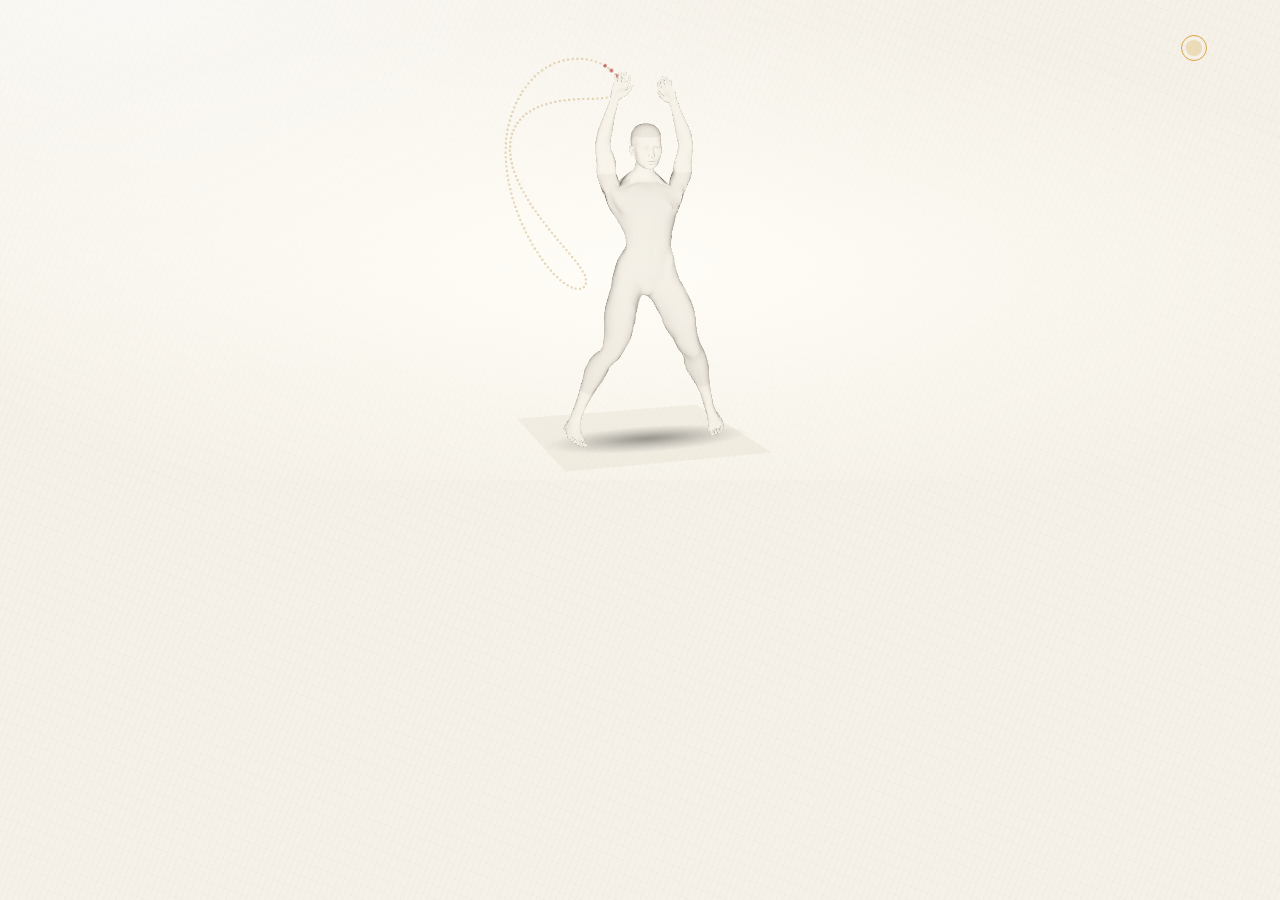
<file: anim-bench.html>
<!doctype html>
<html lang="en">
<head>
<meta charset="utf-8">
<meta name="viewport" content="width=device-width, initial-scale=1">
<title>Kitaeru · animation bench</title>
<link rel="stylesheet" href="css/app.css">
<style>
  body { padding: 8px 16px; }
  .grid { display: grid; grid-template-columns: repeat(auto-fill, minmax(150px, 1fr)); gap: 10px; }
  .grid .lib-thumb { margin: 0; }
  .plan { display: grid; gap: 8px; }
  pre { font: 12px/1.4 ui-monospace, monospace; white-space: pre-wrap; }
</style>
</head>
<body>
<!-- Dev page (not part of the app). ?mode=player|list|plan &fig=human|classic &id=clip &n=24 &look=xray|solid
     window.bench(ms) -> { frame: player draw-time stats, raf: frame-gap stats, mount } -->
<div id="root"></div>
<pre id="out"></pre>
<script type="module">
  import { createSkeletonPlayer, loadV2, loadV3 } from './js/anim/skeleton.js';
  import { V2_IDS } from './js/anim/v2/ids.js';
  const q = new URLSearchParams(location.search);
  const mode = q.get('mode') || 'player', figure = q.get('fig') || 'human', n = +(q.get('n') || 24), look = q.get('look') || 'xray';
  const root = document.getElementById('root');
  const ids = [...V2_IDS].filter(id => !id.startsWith('sn_') && !id.startsWith('rt_'));
  const players = [];
  // modules, clip groups and the body are loaded first (as they would be after the first animation of the session), so
  // 'mount' is the cost of creating and painting the players (v3: including the first shader compile)
  const want = mode === 'player' ? [q.get('id') || 'jumping_jack'] : ids.slice(0, n);
  const tl = performance.now();
  await Promise.all(want.map(id => (figure === 'human' ? loadV3(id, 'f') : loadV2(id))));
  window.loadMs = performance.now() - tl;
  const t0 = performance.now();
  if (mode === 'player') {
    root.className = 'pl-stage';
    players.push(createSkeletonPlayer(root, q.get('id') || 'jumping_jack', { size: 1200, figure, look, trail: true, breath: true }));
  } else {
    root.className = mode === 'plan' ? 'plan' : 'grid';
    for (let i = 0; i < n; i++) {
      const el = document.createElement('div');
      el.className = mode === 'plan' ? 'pv-anim' : 'lib-thumb';
      root.appendChild(el);
      players.push(createSkeletonPlayer(el, ids[i % ids.length], { size: mode === 'plan' ? 64 : 104, figure, look, playing: mode === 'plan' }));
    }
  }
  const sleep = ms => new Promise(r => setTimeout(r, ms));
  const pct = (a, p) => { a = a.slice().sort((x, y) => x - y); return a.length ? a[Math.min(a.length - 1, Math.floor(a.length * p))] : 0; };
  window.ready = async () => { while (players.some(p => !p.ready)) await sleep(20); await new Promise(r => requestAnimationFrame(() => requestAnimationFrame(r))); return performance.now() - t0; };
  window.bench = async (ms = 5000) => {
    const mount = await window.ready();
    await sleep(800);
    for (const p of players) { try { p.stats && p.stats() && (p._reset = true); } catch { /* */ } }
    const gaps = [], longs = []; let last = 0;
    const tStart = performance.now();
    await new Promise(res => { const f = ts => { if (last) gaps.push(ts - last); last = ts; if (performance.now() - tStart < ms) requestAnimationFrame(f); else res(); }; requestAnimationFrame(f); });
    const st = players.map(p => p.stats && p.stats()).filter(Boolean);
    const med = st.length ? st.map(s => s.median) : [];
    return { mode, figure, n: players.length, renderer: players[0]?.renderer, mount: Math.round(mount), load: Math.round(window.loadMs),
      frame: st.length ? { median: pct(med, .5), p95: pct(st.map(s => s.p95), .5), sumMedian: med.reduce((a, b) => a + b, 0) } : null,
      raf: { median: pct(gaps, .5), p95: pct(gaps, .95), fps: 1000 / (pct(gaps, .5) || 16.7), over33: gaps.filter(g => g > 34).length, frames: gaps.length } };
  };
</script>
</body>
</html>
</file>
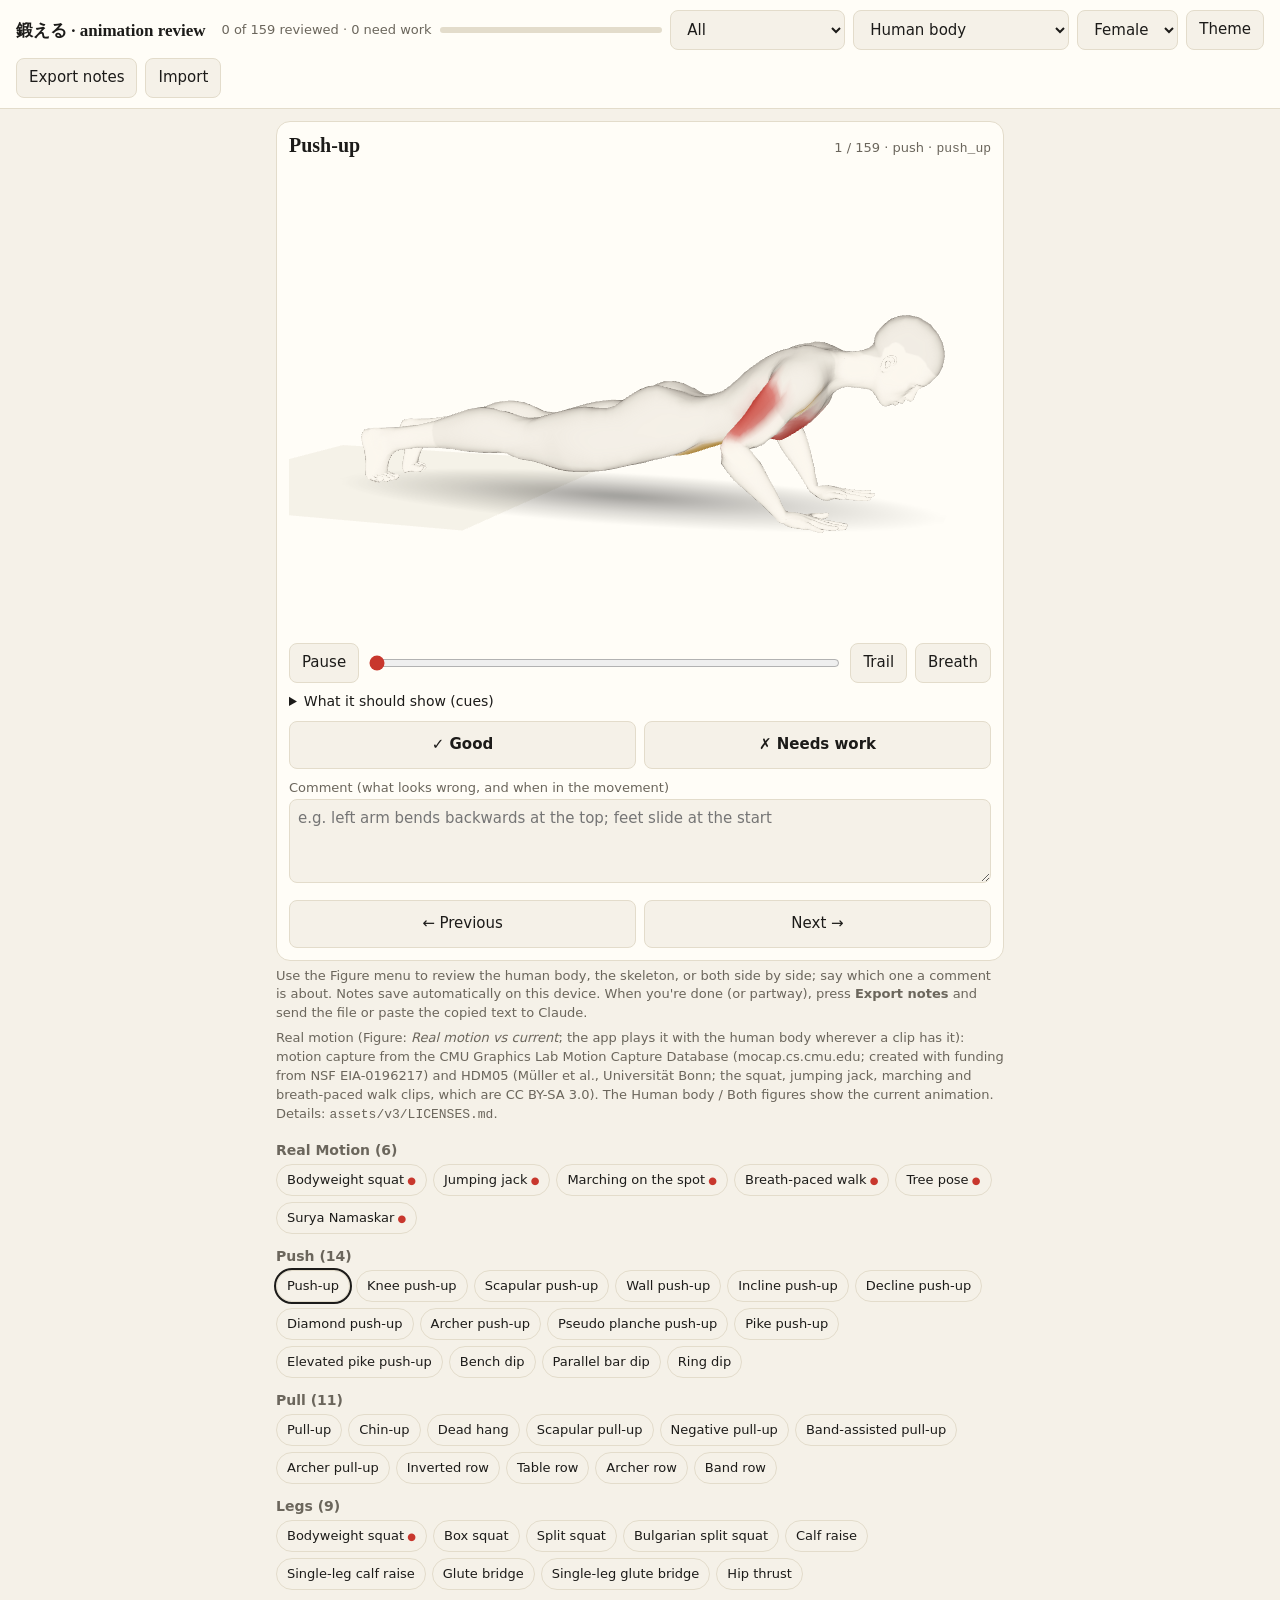
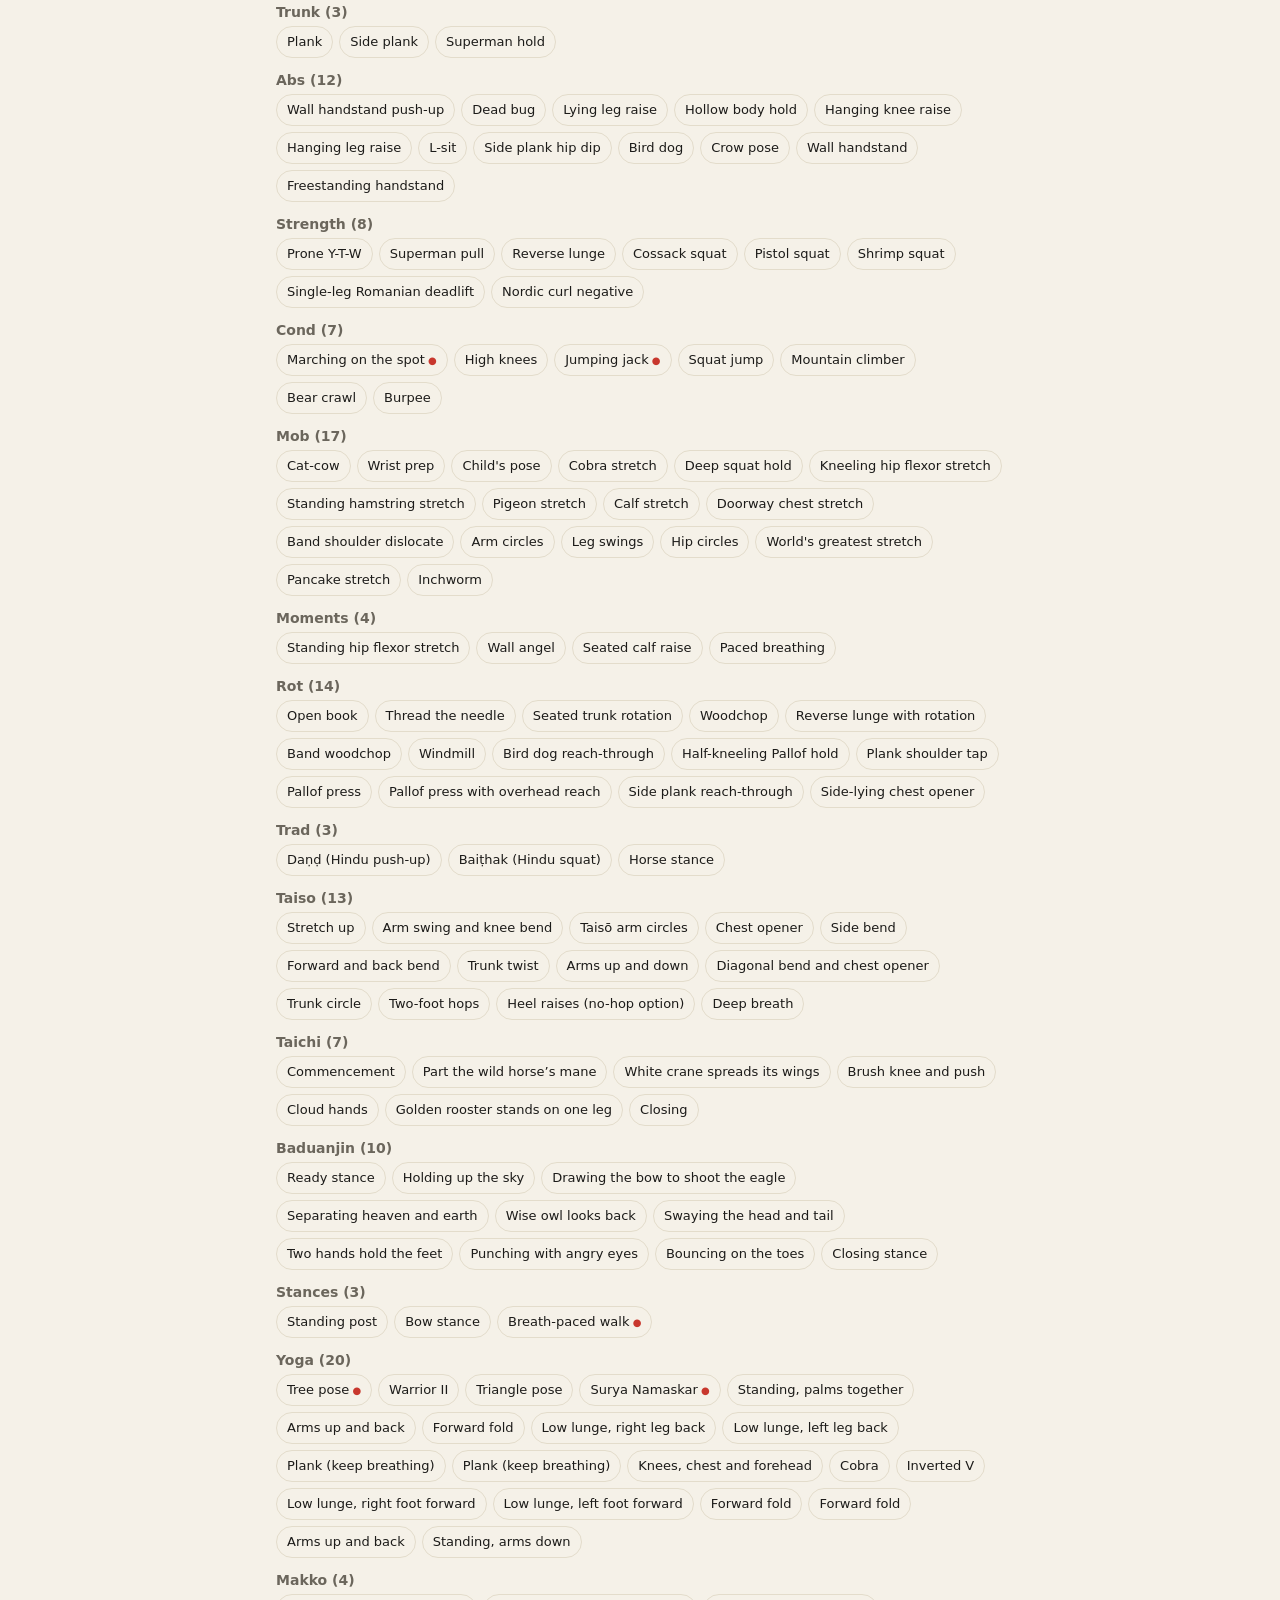
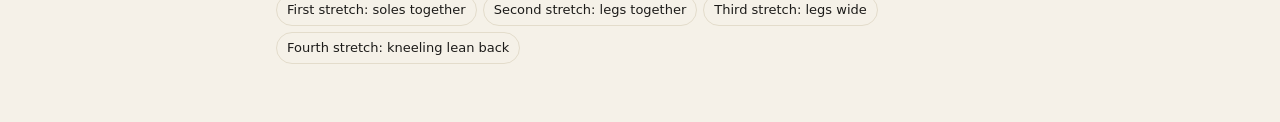
<file: anim-review.html>
<!doctype html>
<html lang="en">
<head>
<meta charset="utf-8">
<meta name="viewport" content="width=device-width, initial-scale=1">
<title>Animation review</title>
<style>
  :root {
    --bg: #F5F1E8; --surface: #FFFDF7; --ink: #1C1B19; --ink-muted: #6B665C; --line: #E3DCCB;
    --accent: #C8372D; --accent-2: #D9A441; --ok: #3F7D58;
    --muscle-primary: #C8372D; --muscle-secondary: #D9A441; --bone: #EFE8D8; --joint: #8A8374;
  }
  @media (prefers-color-scheme: dark) {
    :root:not([data-theme="light"]) {
      --bg: #121110; --surface: #1C1A18; --ink: #EFEAE0; --ink-muted: #A39D90; --line: #2E2B27;
      --accent: #E0503F; --accent-2: #E3B45A; --ok: #6FB38A; --muscle-primary: #E0503F; --muscle-secondary: #E3B45A; --bone: #3A3631; --joint: #A39D90;
    }
  }
  :root[data-theme="dark"] {
    --bg: #121110; --surface: #1C1A18; --ink: #EFEAE0; --ink-muted: #A39D90; --line: #2E2B27;
    --accent: #E0503F; --accent-2: #E3B45A; --ok: #6FB38A; --muscle-primary: #E0503F; --muscle-secondary: #E3B45A; --bone: #3A3631; --joint: #A39D90;
  }
  * { box-sizing: border-box; }
  body { margin: 0; background: var(--bg); color: var(--ink); font: 15px/1.45 system-ui, sans-serif; }
  header { position: sticky; top: 0; z-index: 5; display: flex; gap: 8px; align-items: center; flex-wrap: wrap;
    padding: 10px 16px; background: var(--surface); border-bottom: 1px solid var(--line); }
  header h1 { font: 600 17px Georgia, serif; margin: 0 8px 0 0; }
  .prog { color: var(--ink-muted); font-size: 13px; }
  .bar { flex: 1 1 120px; height: 6px; background: var(--line); border-radius: 3px; overflow: hidden; min-width: 80px; }
  .bar i { display: block; height: 100%; background: var(--ok); }
  button, select, textarea { font: inherit; color: var(--ink); background: var(--bg); border: 1px solid var(--line); border-radius: 8px; }
  button, select { min-height: 40px; padding: 4px 12px; cursor: pointer; }
  button[aria-pressed="true"] { background: var(--ink); color: var(--bg); }
  main { max-width: 760px; margin: 0 auto; padding: 12px 16px 60px; }
  .card { background: var(--surface); border: 1px solid var(--line); border-radius: 14px; padding: 12px; }
  .top { display: flex; justify-content: space-between; align-items: baseline; gap: 8px; flex-wrap: wrap; }
  .top h2 { font: 600 20px Georgia, serif; margin: 0; }
  .meta { color: var(--ink-muted); font-size: 13px; }
  .stage { position: relative; aspect-ratio: 4 / 3; margin: 8px 0; }
  .stage > svg { position: absolute; inset: 0; width: 100% !important; height: 100% !important; max-width: none !important; }
  .stage.human { aspect-ratio: auto; }
  .stage.human:has(> svg) { aspect-ratio: 4 / 3; }   /* the skeleton (or the loading placeholder) when the 3D body isn't available */
  .v3warn { margin: 6px 0; padding: 8px 10px; border-radius: 8px; background: color-mix(in srgb, var(--accent) 12%, transparent); font-size: 13px; }
  .stages { display: grid; gap: 8px; margin: 8px 0; }
  .stages.both { grid-template-columns: 1fr 1fr; align-items: end; }
  .stages .stage { margin: 0; }
  .stages .lbl { font-size: 12px; color: var(--ink-muted); text-align: center; }
  .controls { display: flex; gap: 8px; flex-wrap: wrap; align-items: center; }
  .controls input[type=range] { flex: 1 1 140px; accent-color: var(--accent); }
  details { margin: 8px 0; font-size: 14px; }
  details ul { margin: 6px 0; padding-left: 20px; }
  .verdict { display: grid; grid-template-columns: 1fr 1fr; gap: 8px; margin: 10px 0 8px; }
  .verdict button { min-height: 48px; font-weight: 600; }
  .verdict [data-v="good"][aria-pressed="true"] { background: var(--ok); border-color: var(--ok); color: #fff; }
  .verdict [data-v="fix"][aria-pressed="true"] { background: var(--accent); border-color: var(--accent); color: #fff; }
  textarea { width: 100%; min-height: 84px; padding: 8px; resize: vertical; }
  .nav { display: grid; grid-template-columns: 1fr 1fr; gap: 8px; margin-top: 10px; }
  .nav button { min-height: 48px; }
  .list { margin-top: 18px; }
  .list h3 { font: 600 14px system-ui; color: var(--ink-muted); margin: 14px 0 6px; text-transform: capitalize; }
  .chips { display: flex; flex-wrap: wrap; gap: 6px; }
  .chips button { min-height: 32px; padding: 2px 10px; font-size: 13px; border-radius: 999px; }
  .chips button.good { border-color: var(--ok); color: var(--ok); }
  .chips button.fix { border-color: var(--accent); color: var(--accent); }
  .chips button.cur { outline: 2px solid var(--ink); }
  .toast { position: fixed; left: 50%; bottom: 20px; transform: translateX(-50%); background: var(--ink); color: var(--bg);
    padding: 10px 16px; border-radius: 999px; font-size: 14px; opacity: 0; transition: opacity .2s; pointer-events: none; }
  .toast.on { opacity: 1; }
  .hint { color: var(--ink-muted); font-size: 13px; margin: 6px 0 0; }
  /* real-motion pilot */
  .stages .lbl.pilot { color: var(--accent); font-weight: 600; }
  .pilotbar { display: flex; flex-wrap: wrap; gap: 6px; align-items: center; margin: 10px 0 0; font-size: 13px; color: var(--ink-muted); }
  .pilotbar button { min-height: 32px; padding: 2px 10px; font-size: 13px; border-radius: 999px; border-color: var(--accent); }
  .pilotbar button.cur { background: var(--accent); color: #fff; }
  .pnote { font-size: 13px; color: var(--ink-muted); margin: 6px 0; }
  .pnote b { color: var(--ink); font-weight: 600; }
  .steps { display: flex; flex-wrap: wrap; gap: 4px; margin: 6px 0; }
  .steps button { min-height: 30px; padding: 2px 8px; font-size: 12px; border-radius: 8px; }
  .steps button.has { border-color: var(--ok); }
  .steps button.close { border-color: var(--accent-2); }
  .steps button.none { opacity: .55; }
  .pverdict { display: grid; grid-template-columns: repeat(3, 1fr); gap: 6px; margin: 8px 0; }
  .pverdict button { min-height: 44px; font-size: 13px; }
  .pverdict button[aria-pressed="true"] { background: var(--accent); border-color: var(--accent); color: #fff; }
  .chips button.pilot::after { content: ' ●'; color: var(--accent); font-size: 10px; }
</style>
</head>
<body>
<header>
  <h1>鍛える · animation review</h1>
  <span class="prog" id="prog"></span>
  <span class="bar"><i id="bar"></i></span>
  <select id="filter" aria-label="Show">
    <option value="all">All</option><option value="todo">Not reviewed</option><option value="fix">Needs work</option><option value="good">Good</option><option value="pilot">Real-motion clips</option>
  </select>
  <select id="figure" aria-label="Figure"><option value="human">Human body</option><option value="classic">Skeleton</option><option value="both">Both</option><option value="pilot">Real motion vs current</option></select>
  <select id="sex" aria-label="Body"><option value="f">Female</option><option value="m">Male</option></select>
  <button id="theme">Theme</button>
  <button id="export">Export notes</button>
  <button id="import">Import</button>
</header>
<main>
  <section class="card" id="card"></section>
  <p class="hint">Use the Figure menu to review the human body, the skeleton, or both side by side; say which one a comment is about. Notes save automatically on this device. When you're done (or partway), press <strong>Export notes</strong> and send the file or paste the copied text to Claude.</p>
  <p class="hint">Real motion (Figure: <em>Real motion vs current</em>; the app plays it with the human body wherever a clip has it): motion capture from the CMU Graphics Lab Motion Capture Database (mocap.cs.cmu.edu; created with funding from NSF EIA-0196217) and HDM05 (Müller et al., Universität Bonn; the squat, jumping jack, marching and breath-paced walk clips, which are CC BY-SA 3.0). The Human body / Both figures show the current animation. Details: <code>assets/v3/LICENSES.md</code>.</p>
  <section class="list" id="list"></section>
</main>
<div class="toast" id="toast" role="status"></div>
<input type="file" id="file" accept=".json,application/json" hidden>
<script type="module">
  // Founder review of every v2 animation: one clip at a time, Good / Needs work + comment, saved locally, exported as a file.
  import { createSkeletonPlayer, v3Failed, v3FailReason } from './js/anim/skeleton.js';
  import { showsMuscles, bodyLook } from './js/data/traditions.js';
  import { CLIPS, CLIP_IDS } from './js/anim/v2/clips.js';
  import { V2_GROUP_OF } from './js/anim/v2/ids.js';
  import { ALL_BY_ID } from './js/data/exercises.js';
  import * as K from './js/anim/v2/core.js';

  const KEY = 'kitaeru.animReview.v1';
  const esc = s => String(s ?? '').replace(/[&<>"]/g, c => ({ '&': '&amp;', '<': '&lt;', '>': '&gt;', '"': '&quot;' }[c]));
  const load = () => { try { return JSON.parse(localStorage.getItem(KEY)) || {}; } catch { return {}; } };
  let notes = load();
  const save = () => { try { localStorage.setItem(KEY, JSON.stringify(notes)); } catch { /* private mode: export still works */ } };

  const ids = CLIP_IDS.filter(id => V2_GROUP_OF[id]);
  const nameOf = id => ALL_BY_ID[id]?.name || CLIPS[id]?.name || id;
  const groupOf = id => V2_GROUP_OF[id] || 'other';
  const $ = s => document.querySelector(s);
  let idx = 0, player = null, paused = false;
  const VIEW = 'kitaeru.animReview.view';
  try { const v = JSON.parse(localStorage.getItem(VIEW)) || {}; if (v.figure) $('#figure').value = v.figure; if (v.sex) $('#sex').value = v.sex; } catch { /* ignore */ }

  // ---- real motion: the motion-capture clips the app plays (assets/v3/mocap, made by assets/v3/pipeline/mocap_clips.py),
  // shown beside the current animation (the same human body, driven by the v2 motion: mocap: false). Loaded only when asked for.
  const PILOT_MAIN = ['bodyweight_squat', 'jumping_jack', 'marching_in_place', 'breath_paced_walk', 'vrikshasana', 'surya_namaskar'];
  let pilot = null;                                          // index.json: { clips, excluded, credit } once loaded
  const pilotIds = () => (pilot ? ids.filter(id => pilot.clips[id]) : PILOT_MAIN);
  async function loadPilot() {
    if (pilot) return pilot;
    const r = await fetch('./assets/v3/mocap/index.json', { cache: 'no-cache' });
    if (!r.ok) throw new Error('index.json ' + r.status);
    pilot = await r.json();
    return pilot;
  }
  const fmtQa = q => q ? Object.entries({ 'foot slide p95': [q.foot_slide_p95_cm_s, 'cm/s'], 'lowest sole': [q.sole_min_cm, 'cm'], 'lowest flesh': [q.flesh_min_cm, 'cm'],
    'loop seam': [q.seam_rot_deg, '°'], 'pops': [q.jerk_spikes, ''], 'palms moved': [q.palm_moved_cm, 'cm'] }).filter(([, [v]]) => v != null).map(([k, [v, u]]) => `${k} ${v}${u ? ' ' + u : ''}`).join(' · ') : '';
  function pairCells(wrap, labels) {
    wrap.className = 'stages both';
    return labels.map(([k, lbl]) => {
      const cell = document.createElement('div');
      cell.innerHTML = `<div class="stage human"></div><div class="lbl${k === 'mocap' ? ' pilot' : ''}">${lbl}</div>`;
      wrap.appendChild(cell); return cell.firstChild;
    });
  }
  // Real motion (left) and the current animation (right), both driven by one page clock: play / pause / scrub move both together
  function makePilotPair(wrap, id, ex, m, sex) {
    const info = pilot.clips[id], c = CLIPS[id];
    const cells = pairCells(wrap, [['mocap', 'Real motion'], ['current', 'Current']]);
    const mus = showsMuscles(ex), look = bodyLook(ex);
    const o = { primary: m.primary, secondary: m.secondary, size: 360, figure: 'human', sex, muscles: mus, look, playing: false };
    const mo = createSkeletonPlayer(cells[0], id, { ...o, mocap: true }), cu = createSkeletonPlayer(cells[1], id, { ...o, mocap: false });
    const Tc = Math.max(.1, K.period(c)), Tm = info?.period || Tc;
    const clk = { el: 0, last: 0, raf: 0, playing: !paused, dead: false };
    const draw = () => { mo.seek((clk.el / Tm) % 1); cu.seek((clk.el / Tc) % 1); };
    const tick = ts => { clk.raf = 0; if (clk.dead || !clk.playing) return; if (clk.last) clk.el += Math.min(.1, (ts - clk.last) / 1000); clk.last = ts; draw(); clk.raf = requestAnimationFrame(tick); };
    const run = () => { if (!clk.raf && clk.playing) { clk.last = 0; clk.raf = requestAnimationFrame(tick); } };
    draw(); run();
    // (the players load on their own; once the real-motion one has, say if it fell back to the v2 motion)
    setTimeout(() => { if (!clk.dead && mo.motion && mo.motion !== 'mocap') cells[0].insertAdjacentHTML('afterend', '<p class="pnote">The real-motion clip did not load: this is the current animation.</p>'); }, 4000);
    return {
      play() { clk.playing = true; run(); }, pause() { clk.playing = false; },
      seek(t) { clk.el = t * Tc; draw(); },
      setTrail: on => { mo.setTrail(on); cu.setTrail(on); }, setBreath: on => { mo.setBreath(on); cu.setBreath(on); },
      destroy() { clk.dead = true; if (clk.raf) cancelAnimationFrame(clk.raf); mo.destroy(); cu.destroy(); },
    };
  }
  // Surya Namaskar as the app plays it: the flow's steps one breath (5 s) each, blending from step to step; real motion
  // wherever a step has it (left) and the current animation (right), side by side
  function makeFlowPair(wrap, ex, sex) {
    const seq = ex.sequence, cells = pairCells(wrap, [['mocap', 'Real motion where a step has it'], ['current', 'Current']]);
    const look = bodyLook(ex);
    const mk = (cell, mocap) => createSkeletonPlayer(cell, seq[0].clip, { size: 360, figure: 'human', sex, look, playing: !paused, flow: true, mocap });
    const ps = [mk(cells[0], true), mk(cells[1], false)];
    const step = { i: 0, timer: 0, dead: false, playing: !paused, left: 5000, t0: 0 };
    const lbl = wrap.parentElement.querySelector('#flowstep');
    const showStep = () => { if (lbl) { const s = seq[step.i], real = pilot.clips[s.clip]; lbl.innerHTML = `Step ${step.i + 1} of ${seq.length}: <b>${esc(s.cue)}</b> · <code>${esc(s.clip)}</code> · ${real ? 'real motion' : 'current animation (no take)'}`; } };
    const go = () => {
      step.i = (step.i + 1) % seq.length;
      for (const p of ps) { p.setPace(5, null); p.setAnim(seq[step.i].clip, ALL_BY_ID[seq[step.i].move]?.muscles?.primary || [], [], { flow: true, blend: step.i !== 0, look }); }
      showStep(); arm(5000);
    };
    const arm = ms => { clearTimeout(step.timer); step.left = ms; step.t0 = performance.now(); if (step.playing && !step.dead) step.timer = setTimeout(go, ms); };
    for (const p of ps) p.setPace(5, null);
    showStep(); arm(5000);
    return {
      play() { if (step.playing) return; step.playing = true; ps.forEach(p => p.play()); arm(step.left); },
      pause() { if (!step.playing) return; step.playing = false; clearTimeout(step.timer); step.left = Math.max(0, step.left - (performance.now() - step.t0)); ps.forEach(p => p.pause()); },
      seek() { /* (a flow plays in time; the scrubber does nothing here) */ },
      setTrail: on => ps.forEach(p => p.setTrail(on)), setBreath: on => ps.forEach(p => p.setBreath(on)),
      destroy() { step.dead = true; clearTimeout(step.timer); ps.forEach(p => p.destroy()); },
    };
  }
  function pilotBlock(id, info) {
    const avail = PILOT_MAIN.filter(x => x === 'surya_namaskar' || pilot.clips[x]).map(x => `<button data-goto="${x}"${x === id ? ' class="cur"' : ''}>${esc(nameOf(x))}</button>`).join('');
    let h = '';
    if (id === 'surya_namaskar') {
      h += `<p class="pnote" id="flowstep"></p><p class="pnote"><b>The whole flow as the app plays it</b>: one step per breath, each blending into the next. Left: real motion for the ${seq().filter(s => pilot.clips[s.clip]).length} of ${seq().length} steps that have a take, the current animation for the rest; right: the current animation throughout. Play / pause works; the scrubber does not (the flow runs in time).</p>`;
    } else if (info) {
      h += `<p class="pnote"><b>Real motion:</b> ${esc(info.source)}. ${esc(info.note || '')}</p>`;
      const q = info.qa?.[$('#sex').value] || info.qa?.f;
      if (q) h += `<p class="pnote">Clean-up check: ${esc(fmtQa(q))}. Licence: ${info.licence.startsWith('CC') ? 'CC BY-SA 3.0 (HDM05)' : 'CMU, free for all uses'}.</p>`;
    } else {
      const why = pilot.excluded?.[id];
      h += `<p class="pnote"><b>No real motion for this clip</b>${why ? `: ${esc(why.replace(/\.$/, ''))}` : ' (no usable take)'}. Showing the current animation.</p>`;
    }
    // Surya Namaskar: the round's positions (right leg first), each linked to its step card
    const sq = id === 'surya_namaskar' || /^sn_/.test(id) ? seq() : [];
    if (sq.length) {
      const first = sq.slice(0, 12), more = sq.slice(12).filter(s => !first.some(t => t.clip === s.clip));
      const btn = (s, lbl) => { const cl = pilot.clips[s.clip] ? 'has' : 'none';
        return `<button class="${cl}${s.clip === id ? ' cur' : ''}" data-goto="${s.clip}" title="${esc(s.cue)}">${lbl} ${esc(nameOf(s.clip))}</button>`; };
      h += `<p class="pnote"><b>Surya Namaskar step by step</b> (green: real motion; faded: the current animation, no usable take).</p>
        <div class="steps">${first.map((s, i) => btn(s, i + 1)).join('')}</div><div class="steps">${more.map(s => btn(s, 'L:')).join('')}</div>`;
    }
    h += `<div class="pilotbar">Real motion: ${avail}</div>`;
    return h;
  }
  const seq = () => ALL_BY_ID.surya_namaskar?.sequence || [];
  // one or two players (human body, skeleton or both side by side) behind the single-player calls the page makes
  function makePlayers(id, ex, m) {
    const fig = $('#figure').value, sex = $('#sex').value;
    if (fig === 'pilot' && pilot && id === 'surya_namaskar' && ex?.sequence) return makeFlowPair($('#stages'), ex, sex);
    if (fig === 'pilot' && pilot && pilot.clips[id]) return makePilotPair($('#stages'), id, ex, m, sex);
    const figs = fig === 'both' ? ['human', 'classic'] : fig === 'pilot' ? ['human'] : [fig];
    const moOpt = fig === 'pilot' ? {} : { mocap: false };      // (the other figures review the current animation)
    const wrap = $('#stages'); wrap.className = 'stages' + (figs.length > 1 ? ' both' : '');
    const ps = figs.map(f => {
      const cell = document.createElement('div');
      cell.innerHTML = `<div class="stage${f === 'human' ? ' human' : ''}"></div>${figs.length > 1 ? `<div class="lbl">${f === 'human' ? 'Human body' : 'Skeleton'}</div>` : ''}`;
      wrap.appendChild(cell);
      return createSkeletonPlayer(cell.firstChild, id, { primary: m.primary, secondary: m.secondary, size: figs.length > 1 ? 360 : 720, figure: f, sex,
        muscles: showsMuscles(ex), look: bodyLook(ex), playing: !paused, ...moOpt });
    });
    const all = k => (...a) => ps.forEach(p => p[k]?.(...a));
    return { play: all('play'), pause: all('pause'), seek: all('seek'), setTrail: all('setTrail'), setBreath: all('setBreath'), destroy: all('destroy') };
  }

  function visible() {
    const f = $('#filter').value;
    if (f === 'pilot') { const p = new Set([...pilotIds(), 'surya_namaskar']); return ids.filter(id => p.has(id)); }
    return ids.filter(id => f === 'all' || (f === 'todo' ? !notes[id]?.verdict : notes[id]?.verdict === f));
  }
  function toast(msg) { const t = $('#toast'); t.textContent = msg; t.classList.add('on'); clearTimeout(toast.t); toast.t = setTimeout(() => t.classList.remove('on'), 2200); }

  function progress() {
    const done = ids.filter(id => notes[id]?.verdict).length, fix = ids.filter(id => notes[id]?.verdict === 'fix').length;
    $('#prog').textContent = `${done} of ${ids.length} reviewed · ${fix} need work`;
    $('#bar').style.width = `${(100 * done / ids.length).toFixed(1)}%`;
  }

  function show(i) {
    idx = (i + ids.length) % ids.length;
    if (!pilot && ($('#figure').value === 'pilot' || $('#filter').value === 'pilot')) {
      loadPilot().then(() => { show(idx); list(); }, e => { console.warn(e); toast('The real-motion pilot files did not load'); });
    }
    const id = ids[idx], ex = ALL_BY_ID[id], c = CLIPS[id], n = notes[id] || {};
    const pil = $('#figure').value === 'pilot' && pilot, pinfo = pil && (pilot.clips[id] || (id === 'surya_namaskar' ? { flow: true } : null));
    const m = ex ? ex.muscles : (c.muscles || { primary: [], secondary: [] });
    $('#card').innerHTML = `
      <div class="top"><h2>${esc(nameOf(id))}</h2><span class="meta">${idx + 1} / ${ids.length} · ${esc(groupOf(id))} · <code>${esc(id)}</code></span></div>
      <div class="stages" id="stages"></div>
      ${pil ? pilotBlock(id, pinfo) : ''}
      <div class="controls">
        <button id="pp" aria-label="Pause or play">${paused ? 'Play' : 'Pause'}</button>
        <input type="range" id="scrub" min="0" max="1" step="0.01" value="0" aria-label="Scrub through the movement">
        <button id="trail" aria-pressed="false">Trail</button><button id="breath" aria-pressed="false">Breath</button>
      </div>
      ${ex ? `<details><summary>What it should show (cues)</summary><ul>${(ex.cues || []).map(q => `<li>${esc(q)}</li>`).join('')}</ul>${ex.description ? `<p class="meta">${esc(ex.description)}</p>` : ''}</details>` : ''}
      ${pinfo ? `<div class="pverdict" role="group" aria-label="Real motion or current">
        <button data-p="real" aria-pressed="${n.pilot === 'real'}">Real motion looks better</button>
        <button data-p="same" aria-pressed="${n.pilot === 'same'}">About the same</button>
        <button data-p="current" aria-pressed="${n.pilot === 'current'}">Current looks better</button></div>` : ''}
      <div class="verdict" role="group" aria-label="Verdict">
        <button data-v="good" aria-pressed="${n.verdict === 'good'}">✓ Good</button>
        <button data-v="fix" aria-pressed="${n.verdict === 'fix'}">✗ Needs work</button>
      </div>
      <label class="meta" for="note">Comment (what looks wrong, and when in the movement)</label>
      <textarea id="note" placeholder="e.g. left arm bends backwards at the top; feet slide at the start">${esc(n.note)}</textarea>
      <div class="nav"><button id="prev">← Previous</button><button id="next">Next →</button></div>`;
    try { player && player.destroy(); } catch { /* ignore */ }
    player = makePlayers(id, ex, m);
    // the 3D body could not start in this browser: say so (the skeleton is shown instead) rather than leave a blank box
    clearTimeout(show.warn);
    show.warn = setTimeout(() => {
      if (!v3Failed() || $('#figure').value === 'classic' || document.querySelector('.v3warn')) return;
      const w = document.createElement('p'); w.className = 'v3warn';
      const r = v3FailReason();
      w.innerHTML = `<b>The 3D human body can't run in this browser</b>, so the skeleton is shown instead. ` +
        (/webgl/i.test(r) ? 'Chrome needs hardware acceleration: Settings → System → "Use graphics acceleration when available" (then restart Chrome).' : '') +
        ` <span class="meta">(${esc(r)})</span>`;
      $('#stages')?.before(w);
    }, 2500);
    if (paused) player.pause();
    $('#pp').onclick = () => { paused = !paused; paused ? player.pause() : player.play(); $('#pp').textContent = paused ? 'Play' : 'Pause'; };
    $('#scrub').oninput = e => { paused = true; $('#pp').textContent = 'Play'; player.pause(); player.seek(+e.target.value); };
    for (const k of ['trail', 'breath']) $('#' + k).onclick = e => {
      const on = e.target.getAttribute('aria-pressed') !== 'true'; e.target.setAttribute('aria-pressed', on);
      k === 'trail' ? player.setTrail(on) : player.setBreath(on);
    };
    $('#card').querySelectorAll('.verdict button').forEach(b => b.onclick = () => {
      const v = b.dataset.v; notes[id] = { ...notes[id], verdict: notes[id]?.verdict === v ? null : v, at: new Date().toISOString() };
      save(); show(idx); list(); progress();
    });
    $('#card').querySelectorAll('.pverdict button').forEach(b => b.onclick = () => {
      const v = b.dataset.p; notes[id] = { ...notes[id], pilot: notes[id]?.pilot === v ? null : v, at: new Date().toISOString() };
      save(); $('#card').querySelectorAll('.pverdict button').forEach(x => x.setAttribute('aria-pressed', notes[id].pilot === x.dataset.p));
    });
    $('#card').querySelectorAll('[data-goto]').forEach(b => b.onclick = () => { show(ids.indexOf(b.dataset.goto)); window.scrollTo({ top: 0, behavior: 'smooth' }); });
    $('#note').oninput = e => { notes[id] = { ...notes[id], note: e.target.value, at: new Date().toISOString() }; save(); };
    $('#prev').onclick = () => step(-1);
    $('#next').onclick = () => step(1);
    list();
  }
  function step(d) {
    const vis = visible(); if (!vis.length) return show(idx + d);
    const cur = vis.indexOf(ids[idx]);
    const nextId = cur < 0 ? vis[d > 0 ? 0 : vis.length - 1] : vis[(cur + d + vis.length) % vis.length];
    show(ids.indexOf(nextId)); window.scrollTo({ top: 0 });
  }

  function list() {
    const vis = new Set(visible()), groups = {}, pset = new Set([...pilotIds(), ...(pilot ? ['surya_namaskar'] : [])]);
    for (const id of ids) if (vis.has(id)) (groups[groupOf(id)] ||= []).push(id);
    const chip = id => `<button data-id="${id}" class="${notes[id]?.verdict || ''}${id === ids[idx] ? ' cur' : ''}${pset.has(id) ? ' pilot' : ''}">${esc(nameOf(id))}</button>`;
    // the pilot's own row: jump straight to the clips that have real motion (a red dot marks them in the lists below too)
    const prow = `<h3>Real motion (${pset.size})</h3><div class="chips">${PILOT_MAIN.concat(pilotIds().filter(x => !PILOT_MAIN.includes(x))).filter(x => pset.has(x)).map(chip).join('')}</div>`;
    $('#list').innerHTML = prow + (Object.entries(groups).map(([g, gids]) => `<h3>${esc(g)} (${gids.length})</h3><div class="chips">${gids.map(chip).join('')}</div>`).join('')
      || '<p class="meta">Nothing in this view.</p>');
    $('#list').querySelectorAll('[data-id]').forEach(b => b.onclick = () => { show(ids.indexOf(b.dataset.id)); window.scrollTo({ top: 0, behavior: 'smooth' }); });
  }

  function exportNotes() {
    const reviewed = ids.filter(id => notes[id]?.verdict || notes[id]?.note);
    const lines = [`Kitaeru animation review · ${new Date().toISOString().slice(0, 10)}`, `${ids.filter(id => notes[id]?.verdict).length}/${ids.length} reviewed`, ''];
    for (const v of ['fix', 'good', null]) {
      const set = reviewed.filter(id => (notes[id]?.verdict || null) === v); if (!set.length) continue;
      lines.push(v === 'fix' ? '## Needs work' : v === 'good' ? '## Good' : '## Comment only');
      for (const id of set) lines.push(`- ${nameOf(id)} (${id})${notes[id]?.note ? `: ${notes[id].note.replace(/\s+/g, ' ').trim()}` : ''}`);
      lines.push('');
    }
    const pv = ids.filter(id => notes[id]?.pilot), PV = { real: 'real motion looks better', same: 'about the same', current: 'current looks better' };
    if (pv.length) { lines.push('## Real-motion pilot'); for (const id of pv) lines.push(`- ${nameOf(id)} (${id}): ${PV[notes[id].pilot]}`); lines.push(''); }
    const text = lines.join('\n');
    try { navigator.clipboard?.writeText(text); } catch { /* ignore */ }
    const blob = new Blob([JSON.stringify({ version: 1, exported: new Date().toISOString(), notes }, null, 2)], { type: 'application/json' });
    const a = Object.assign(document.createElement('a'), { href: URL.createObjectURL(blob), download: `kitaeru-anim-review-${new Date().toISOString().slice(0, 10)}.json` });
    document.body.append(a); a.click(); a.remove();
    toast('Notes copied and downloaded');
  }
  $('#export').onclick = exportNotes;
  $('#import').onclick = () => $('#file').click();
  $('#file').onchange = async e => {
    try { const d = JSON.parse(await e.target.files[0].text()); if (!d.notes) throw 0; notes = { ...notes, ...d.notes }; save(); show(idx); progress(); toast('Notes imported'); }
    catch { toast('That file is not a review export'); }
    e.target.value = '';
  };
  $('#filter').onchange = () => {
    if ($('#filter').value === 'pilot') {
      // jump to the first pilot clip, shown side by side with the current animation
      const go = () => { const v = visible(); if (v.length && !v.includes(ids[idx])) show(ids.indexOf(v[0])); else show(idx); };
      if ($('#figure').value !== 'pilot') { $('#figure').value = 'pilot'; try { localStorage.setItem(VIEW, JSON.stringify({ figure: 'pilot', sex: $('#sex').value })); } catch { /* ignore */ } }
      loadPilot().then(go, () => toast('The real-motion pilot files did not load'));
    }
    list();
  };
  for (const k of ['figure', 'sex']) $('#' + k).onchange = () => { try { localStorage.setItem(VIEW, JSON.stringify({ figure: $('#figure').value, sex: $('#sex').value })); } catch { /* ignore */ } show(idx); };
  $('#theme').onclick = () => {
    const r = document.documentElement, dark = r.dataset.theme ? r.dataset.theme === 'dark' : matchMedia('(prefers-color-scheme: dark)').matches;
    r.dataset.theme = dark ? 'light' : 'dark';
  };
  document.addEventListener('keydown', e => { if (e.target.tagName === 'TEXTAREA') return; if (e.key === 'ArrowRight') step(1); if (e.key === 'ArrowLeft') step(-1); });

  const first = ids.findIndex(id => !notes[id]?.verdict);
  show(first < 0 ? 0 : first); progress();
</script>
</body>
</html>
</file>
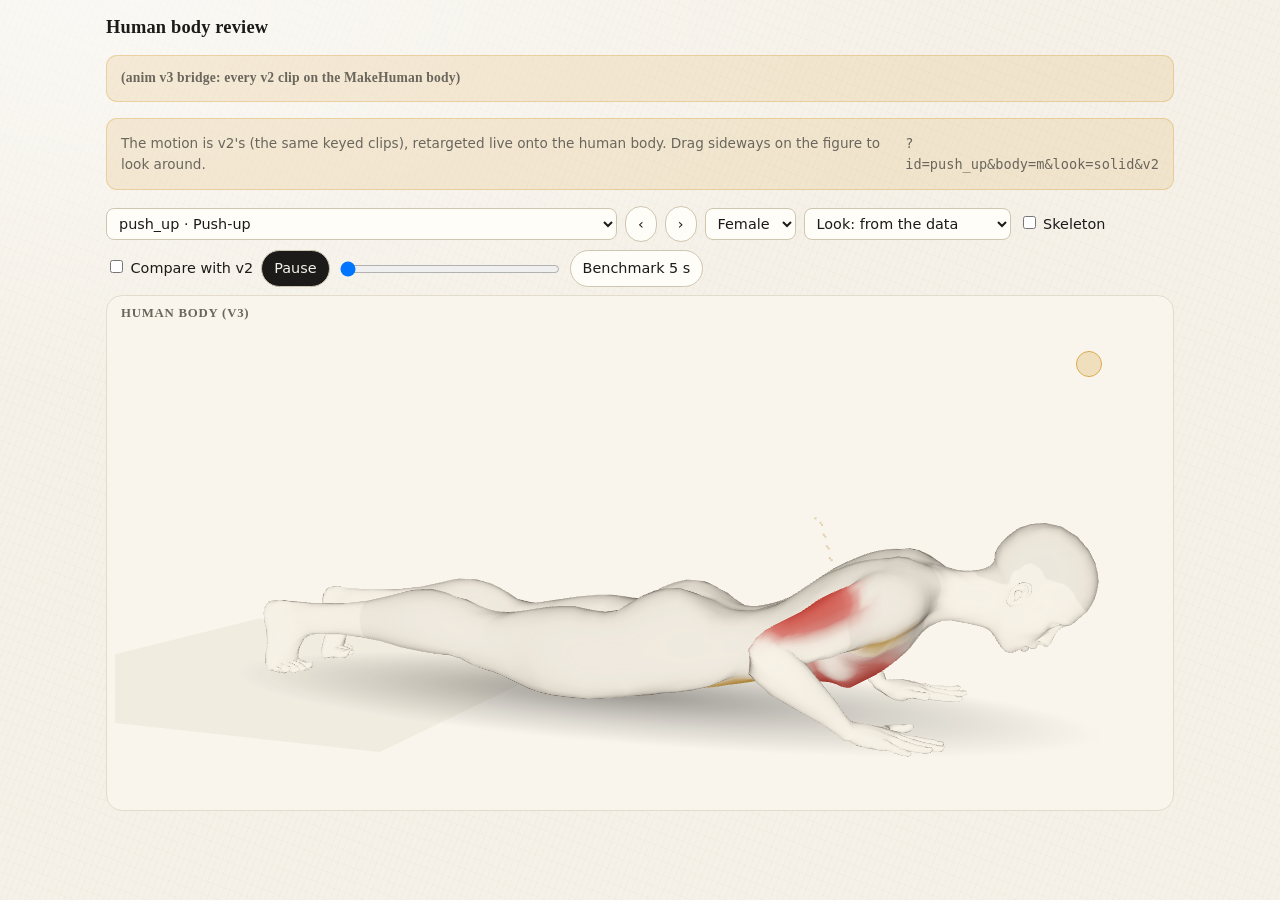
<file: anim-v3.html>
<!doctype html>
<html lang="en">
<head>
<meta charset="utf-8">
<meta name="viewport" content="width=device-width, initial-scale=1">
<title>Kitaeru · human body review</title>
<link rel="stylesheet" href="css/app.css">
<style>
  body { padding: 12px 16px 40px; max-width: 1100px; margin: 0 auto; }
  h1 { font-size: 1.15rem; margin: 4px 0 2px; }
  .bar { display: flex; flex-wrap: wrap; gap: 8px; align-items: center; margin: 8px 0; }
  .bar select, .bar button, .bar label { font: inherit; font-size: .9rem; }
  .bar select { max-width: 100%; padding: 6px 8px; border-radius: 8px; border: 1px solid var(--line-strong); background: var(--surface); color: var(--ink); }
  .bar button { padding: 6px 12px; border-radius: 999px; border: 1px solid var(--line-strong); background: var(--surface); color: var(--ink); cursor: pointer; }
  .bar button[aria-pressed="true"] { background: var(--ink); color: var(--bg); }
  .grid { display: grid; grid-template-columns: 1fr; gap: 14px; }
  @media (min-width: 760px) { .grid.cmp { grid-template-columns: 1fr 1fr; } }
  .cell { background: var(--surface-2); border: 1px solid var(--line); border-radius: 16px; padding: 8px; min-width: 0; }
  .cell h2 { font-size: .8rem; letter-spacing: .06em; text-transform: uppercase; color: var(--muted); margin: 2px 6px 6px; }
  .stage .kt-v3, .stage svg { height: clamp(300px, 52vh, 560px) !important; width: 100% !important; max-width: none !important; }
  .stats { font: 12px/1.4 ui-monospace, monospace; color: var(--muted); white-space: pre-wrap; margin-top: 6px; }
  .note { font-size: .85rem; color: var(--muted); }
  input[type=range] { width: 220px; max-width: 100%; }
  body.solo { padding: 0; max-width: none; } body.solo h1, body.solo p.note, body.solo .bar, body.solo .cell h2, body.solo .stats { display: none; }
  body.solo .cell { border: 0; border-radius: 0; padding: 0; background: none; } body.solo .grid { gap: 0; }
  body.solo .stage .kt-v3, body.solo .stage svg { height: 100vh !important; }
</style>
</head>
<body>
<h1>Human body review <span class="note">(anim v3 bridge: every v2 clip on the MakeHuman body)</span></h1>
<p class="note">The motion is v2's (the same keyed clips), retargeted live onto the human body. Drag sideways on the figure to look around. <code>?id=push_up&amp;body=m&amp;look=solid&amp;v2</code></p>
<div class="bar">
  <select id="clip" aria-label="Clip"></select>
  <button id="prev" aria-label="Previous clip">‹</button><button id="next" aria-label="Next clip">›</button>
  <select id="body" aria-label="Body"><option value="f">Female</option><option value="m">Male</option></select>
  <select id="look" aria-label="Look"><option value="auto">Look: from the data</option><option value="xray">See-through + muscles</option><option value="solid">Solid (Taisō)</option></select>
  <label><input type="checkbox" id="skel"> Skeleton</label>
  <label><input type="checkbox" id="v2"> Compare with v2</label>
  <button id="play" aria-pressed="true">Pause</button>
  <input type="range" id="t" min="0" max="1000" value="0" aria-label="Scrub">
  <button id="bench">Benchmark 5 s</button>
</div>
<div class="grid" id="grid">
  <div class="cell"><h2>Human body (v3)</h2><div class="stage" id="s3"></div><div class="stats" id="st3"></div></div>
  <div class="cell" id="c2" hidden><h2>v2 plate</h2><div class="stage" id="s2"></div><div class="stats" id="st2"></div></div>
</div>
<script type="module">
  import { CLIPS, CLIP_IDS } from './js/anim/v2/clips.js';
  import { createPlatePlayer } from './js/anim/v2/plate.js';
  import { createBodyPlayer, ensureBody } from './js/anim/v3/body-player.js';
  import { EXERCISES, ALL_EXERCISES } from './js/data/exercises.js';
  import { bodyLook, showsMuscles } from './js/data/traditions.js';
  const $ = s => document.querySelector(s);
  const q = new URLSearchParams(location.search);
  const ALL = typeof ALL_EXERCISES !== 'undefined' && ALL_EXERCISES ? ALL_EXERCISES : EXERCISES;
  const exOf = id => ALL.find(e => (e.anim || e.id) === id) || ALL.find(e => e.id === id);
  if (q.has('solo')) document.body.classList.add('solo');
  const sel = $('#clip');
  for (const id of CLIP_IDS) { const o = document.createElement('option'); o.value = id; o.textContent = `${id} · ${CLIPS[id].name || ''}`; sel.appendChild(o); }
  sel.value = q.get('id') || 'push_up';
  $('#body').value = q.get('body') || 'f'; $('#look').value = q.get('look') || 'auto'; $('#v2').checked = q.has('v2'); $('#skel').checked = q.has('skel');
  let p3 = null, p2 = null, playing = true;
  async function show() {
    const id = sel.value, ex = exOf(id), m = ex?.muscles || CLIPS[id].muscles || { primary: [], secondary: [] };
    const look = $('#look').value === 'auto' ? bodyLook(ex) : $('#look').value, mus = showsMuscles(ex);
    const sex = $('#body').value;
    await ensureBody(sex);
    p3 && p3.destroy(); p2 && p2.destroy(); p2 = null;
    p3 = createBodyPlayer($('#s3'), id, { primary: m.primary, secondary: m.secondary, size: 900, look, muscles: mus, sex, skeleton: $('#skel').checked, trail: true, breath: true, playing });
    $('#c2').hidden = !$('#v2').checked; $('#grid').classList.toggle('cmp', $('#v2').checked);
    if ($('#v2').checked) p2 = createPlatePlayer($('#s2'), id, { primary: m.primary, secondary: m.secondary, size: 900, trail: true, breath: true, playing, muscles: mus });
    const u = new URL(location); u.searchParams.set('id', id); u.searchParams.set('body', sex); u.searchParams.set('look', $('#look').value);
    $('#v2').checked ? u.searchParams.set('v2', '') : u.searchParams.delete('v2'); $('#skel').checked ? u.searchParams.set('skel', '') : u.searchParams.delete('skel');
    history.replaceState(null, '', u);
    window.p3 = p3; window.p2 = p2;
  }
  for (const e of ['#clip', '#body', '#look', '#v2', '#skel']) $(e).addEventListener('change', show);
  $('#prev').onclick = () => { sel.selectedIndex = Math.max(0, sel.selectedIndex - 1); show(); };
  $('#next').onclick = () => { sel.selectedIndex = Math.min(sel.options.length - 1, sel.selectedIndex + 1); show(); };
  $('#play').onclick = () => { playing = !playing; $('#play').textContent = playing ? 'Pause' : 'Play'; $('#play').setAttribute('aria-pressed', playing);
    for (const p of [p3, p2]) if (p) playing ? p.play() : p.pause(); };
  $('#t').oninput = e => { const t = e.target.value / 1000; for (const p of [p3, p2]) if (p) p.seek(t); };
  $('#bench').onclick = async () => {
    for (const p of [p3, p2]) if (p) { p.resetStats?.(); p.play(); }
    await new Promise(r => setTimeout(r, 5000));
    const f = s => s ? `median ${s.median.toFixed(2)} ms, p95 ${s.p95.toFixed(2)} ms (n ${s.n})${s.calls != null ? `, ${s.calls} draw calls, ${s.tris} tris` : ''}` : '';
    $('#st3').textContent = 'v3: ' + f(p3?.stats()); $('#st2').textContent = p2 ? 'v2: ' + f(p2.stats()) : '';
  };
  // phase sheet: ?phases=id,id,... (&n=8 &body=m &look= &mocap=0 &size=300): each clip's own camera, n points of its cycle
  // (real motion where the clip has it, unless mocap=0), captured from a full-size player; for checking clips by eye
  if (q.has('phases')) {
    document.body.classList.add('solo');
    const { ensureMotion } = await import('./js/anim/v3/body-player.js');
    const ids = q.get('phases').split(','), n = +(q.get('n') || 8), sex = q.get('body') || 'f', size = +(q.get('size') || 300), useMo = q.get('mocap') !== '0';
    await ensureBody(sex);
    const g = $('#grid'); g.innerHTML = ''; g.style.cssText = 'display:block';
    const frame = () => new Promise(r => requestAnimationFrame(() => requestAnimationFrame(r)));
    for (const id of ids) {
      if (useMo) await ensureMotion(id, sex);
      const row = document.createElement('div'); row.style.cssText = 'display:flex;flex-wrap:wrap;gap:2px;margin:0 0 6px';
      const hold = document.createElement('div'); hold.style.cssText = `width:${size}px;position:fixed;left:-5000px;top:0`;
      document.body.appendChild(hold);
      const ex = exOf(id), look = q.get('look') || bodyLook(ex);
      const p = createBodyPlayer(hold, id, { size, look, sex, playing: false, mocap: useMo, primary: ex?.muscles?.primary, secondary: ex?.muscles?.secondary, muscles: showsMuscles(ex) });
      await frame();
      const cv = hold.querySelector('canvas');
      for (let i = 0; i < n; i++) {
        const t = i / n; p.seek(t);
        const c = document.createElement('figure'); c.style.cssText = 'margin:0;position:relative;border:1px solid var(--line)';
        c.innerHTML = `<img src="${cv.toDataURL()}" style="display:block;width:${size}px"><figcaption style="position:absolute;left:4px;top:2px;font:11px system-ui;color:var(--muted)">${id} ${p.motion} t=${t.toFixed(2)}</figcaption>`;
        row.appendChild(c);
      }
      p.destroy(); hold.remove(); g.appendChild(row);
    }
    window.sheetDone = true;
  } else
  // contact sheet: ?sheet=id,id,... (&t=0.5 &look=solid|xray &body=m): stills from the shared thumbnail renderer
  if (q.has('sheet')) {
    document.body.classList.add('solo');
    const ids = q.get('sheet') ? q.get('sheet').split(',') : CLIP_IDS, t = +(q.get('t') || .5), sex = q.get('body') || 'f';
    await ensureBody(sex);
    const g = $('#grid'); g.innerHTML = ''; g.style.cssText = 'display:grid;grid-template-columns:repeat(auto-fill,minmax(150px,1fr));gap:4px';
    for (const id of ids) {
      const c = document.createElement('div'); c.style.cssText = 'height:150px;display:grid;place-items:center;position:relative;border:1px solid var(--line)';
      c.innerHTML = `<span style="position:absolute;left:4px;top:2px;font:10px system-ui;color:var(--muted)">${id}</span>`;
      g.appendChild(c);
      const ex = exOf(id), look = q.get('look') || bodyLook(ex);
      const p = createBodyPlayer(c, id, { size: 150, look, sex, playing: false, primary: ex?.muscles?.primary, secondary: ex?.muscles?.secondary, muscles: showsMuscles(ex) });
      p.seek(t);
    }
  } else show();
</script>
</body>
</html>
</file>
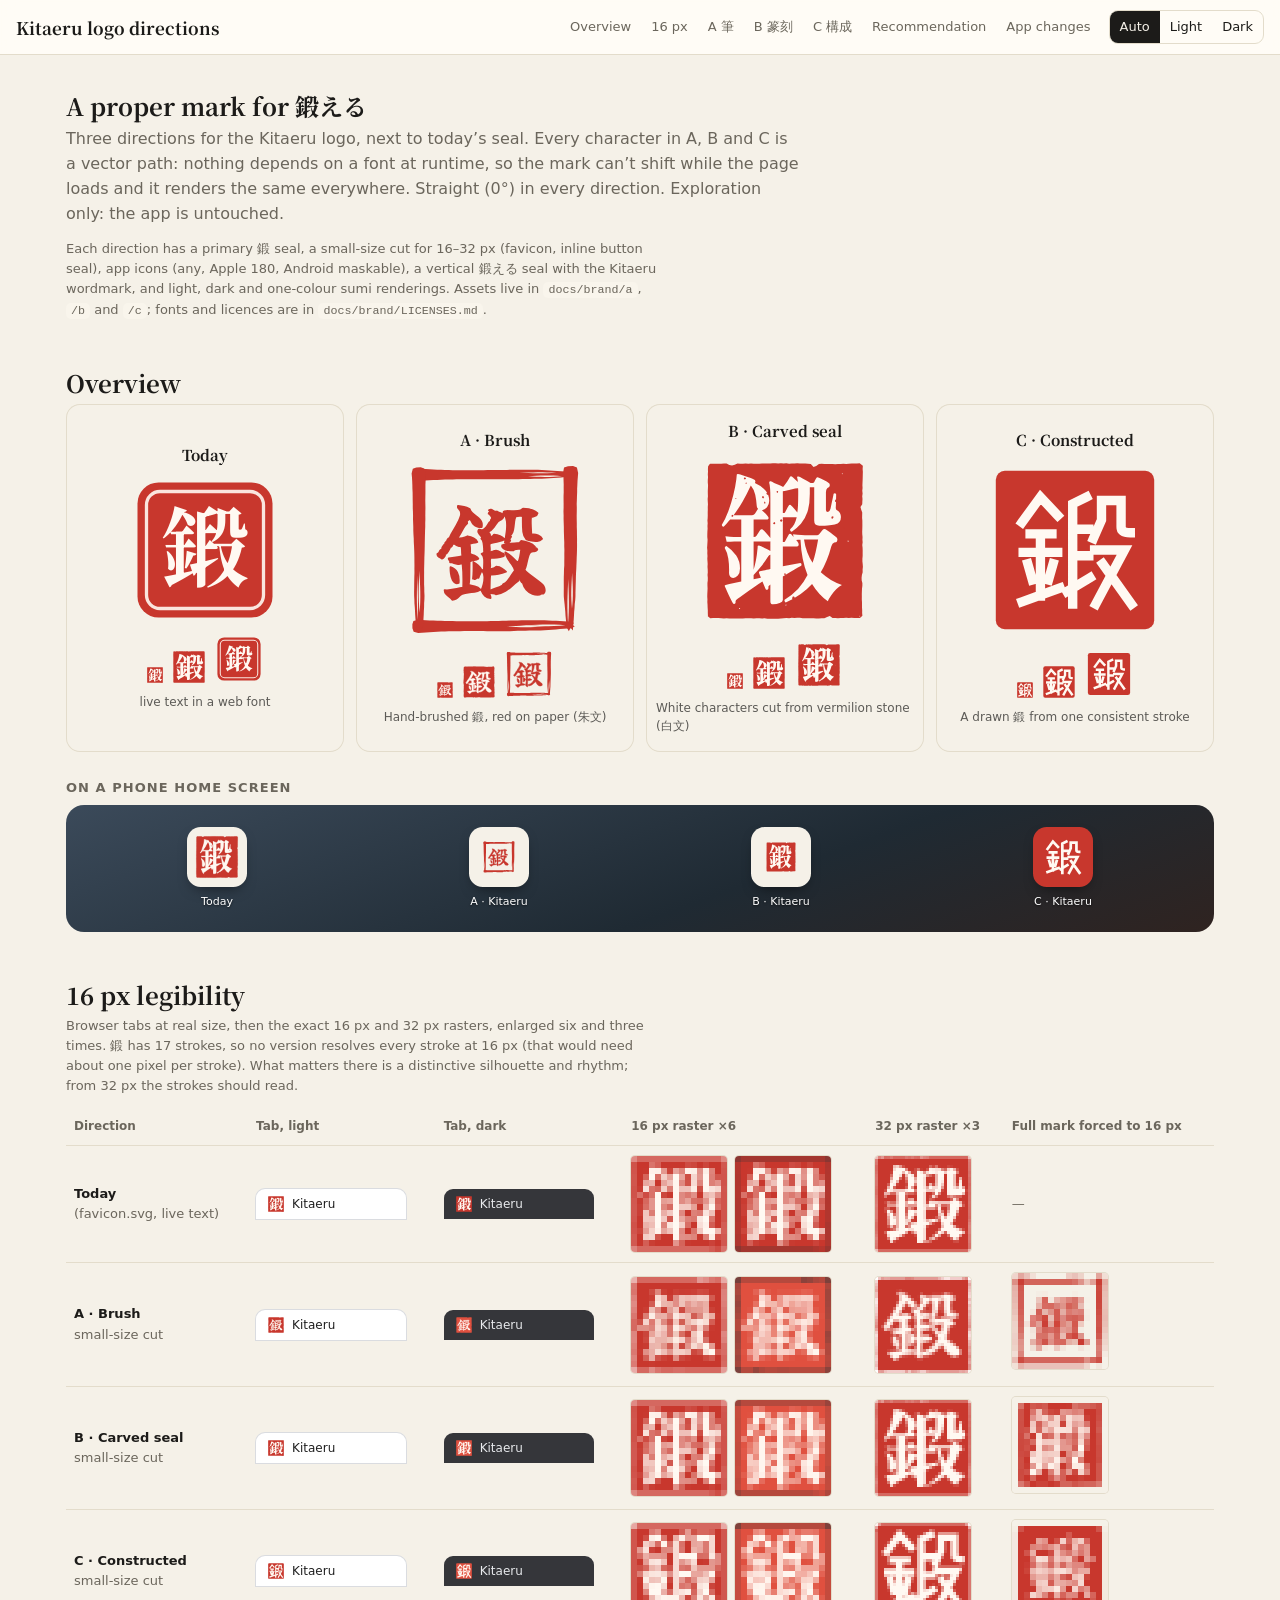
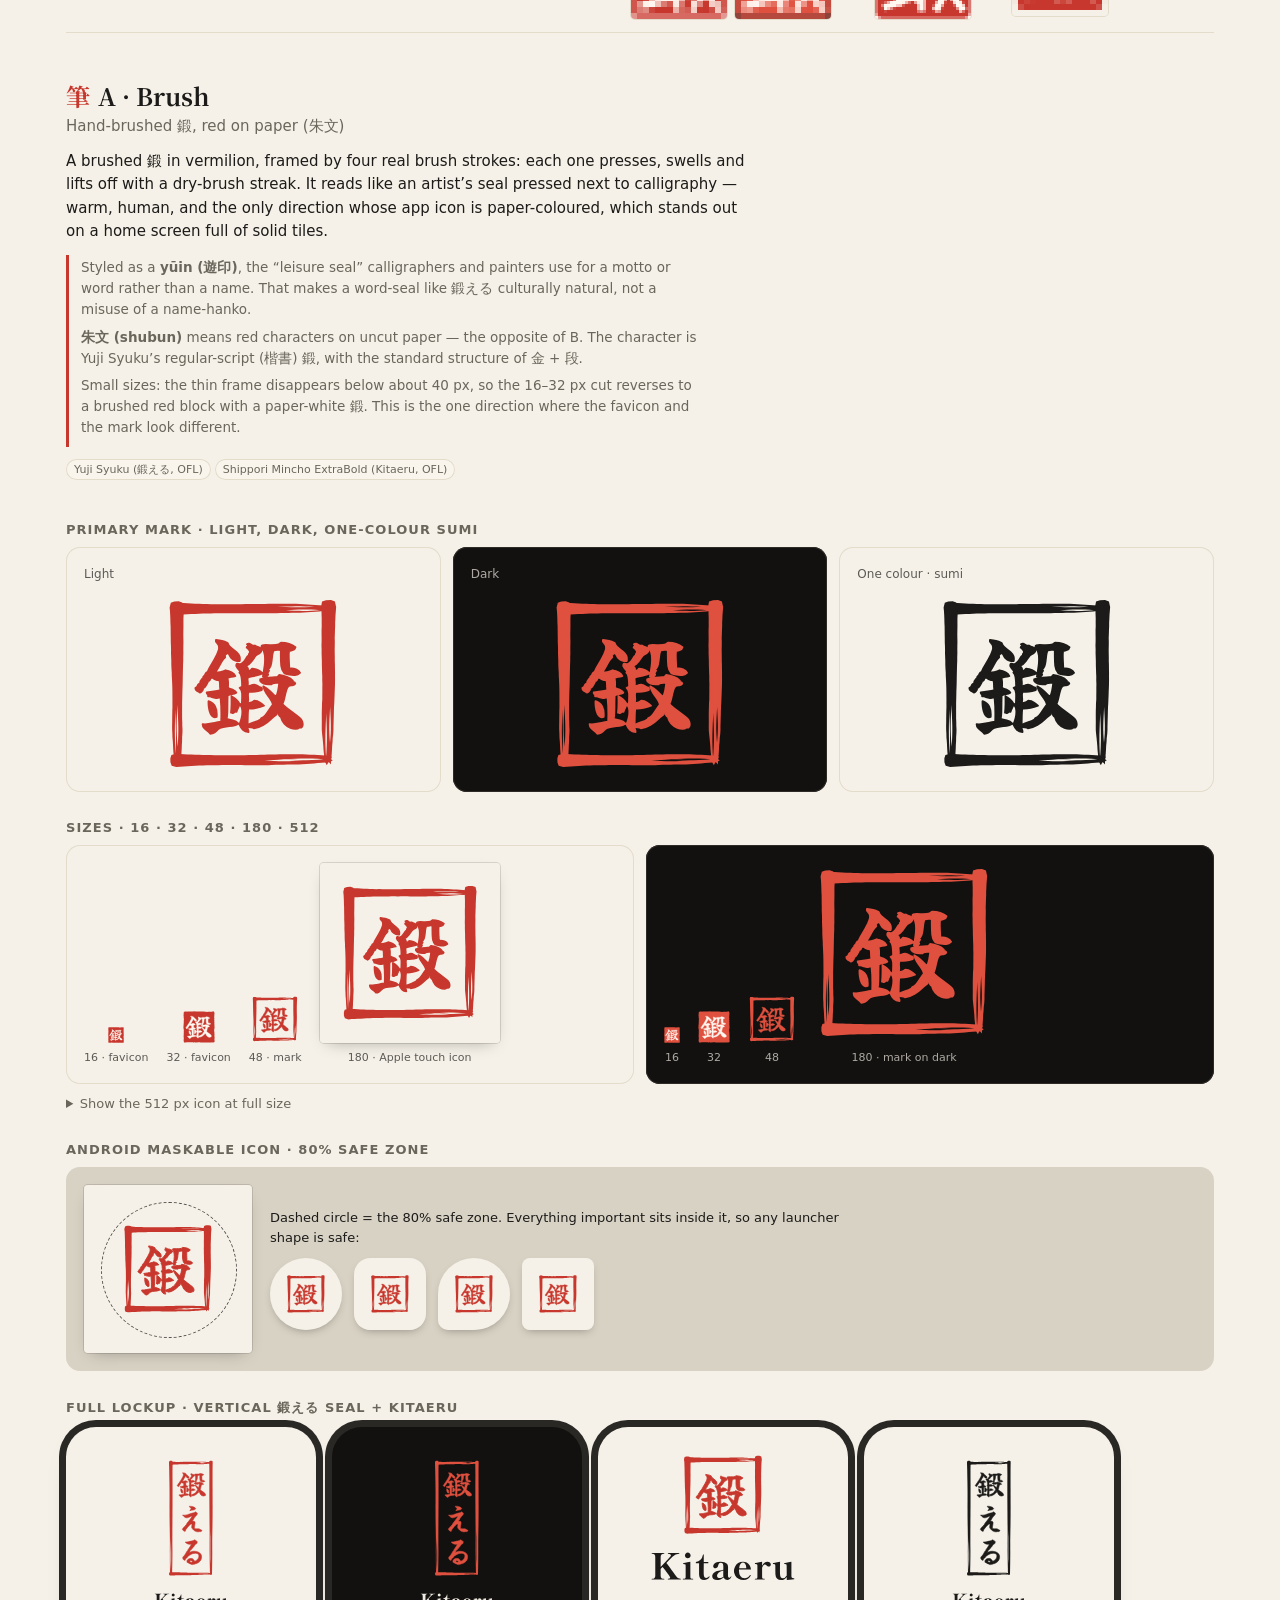
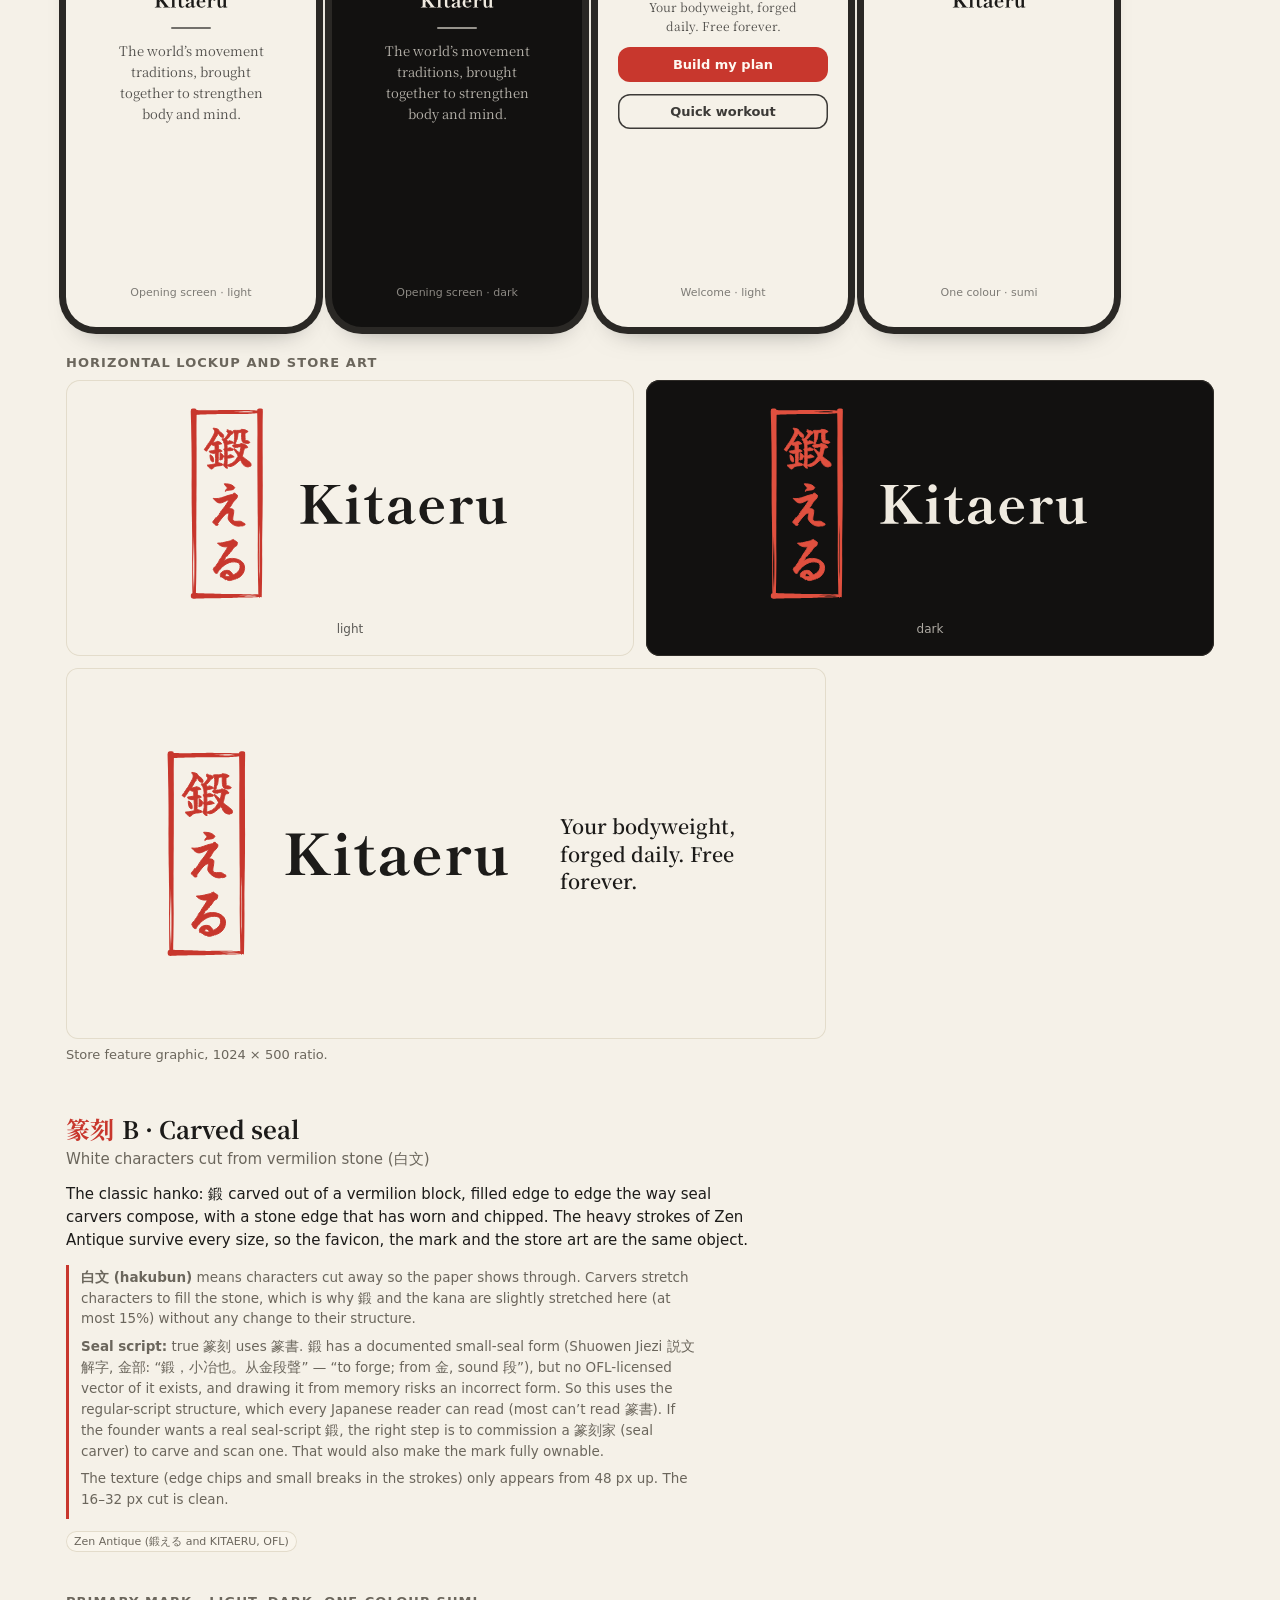
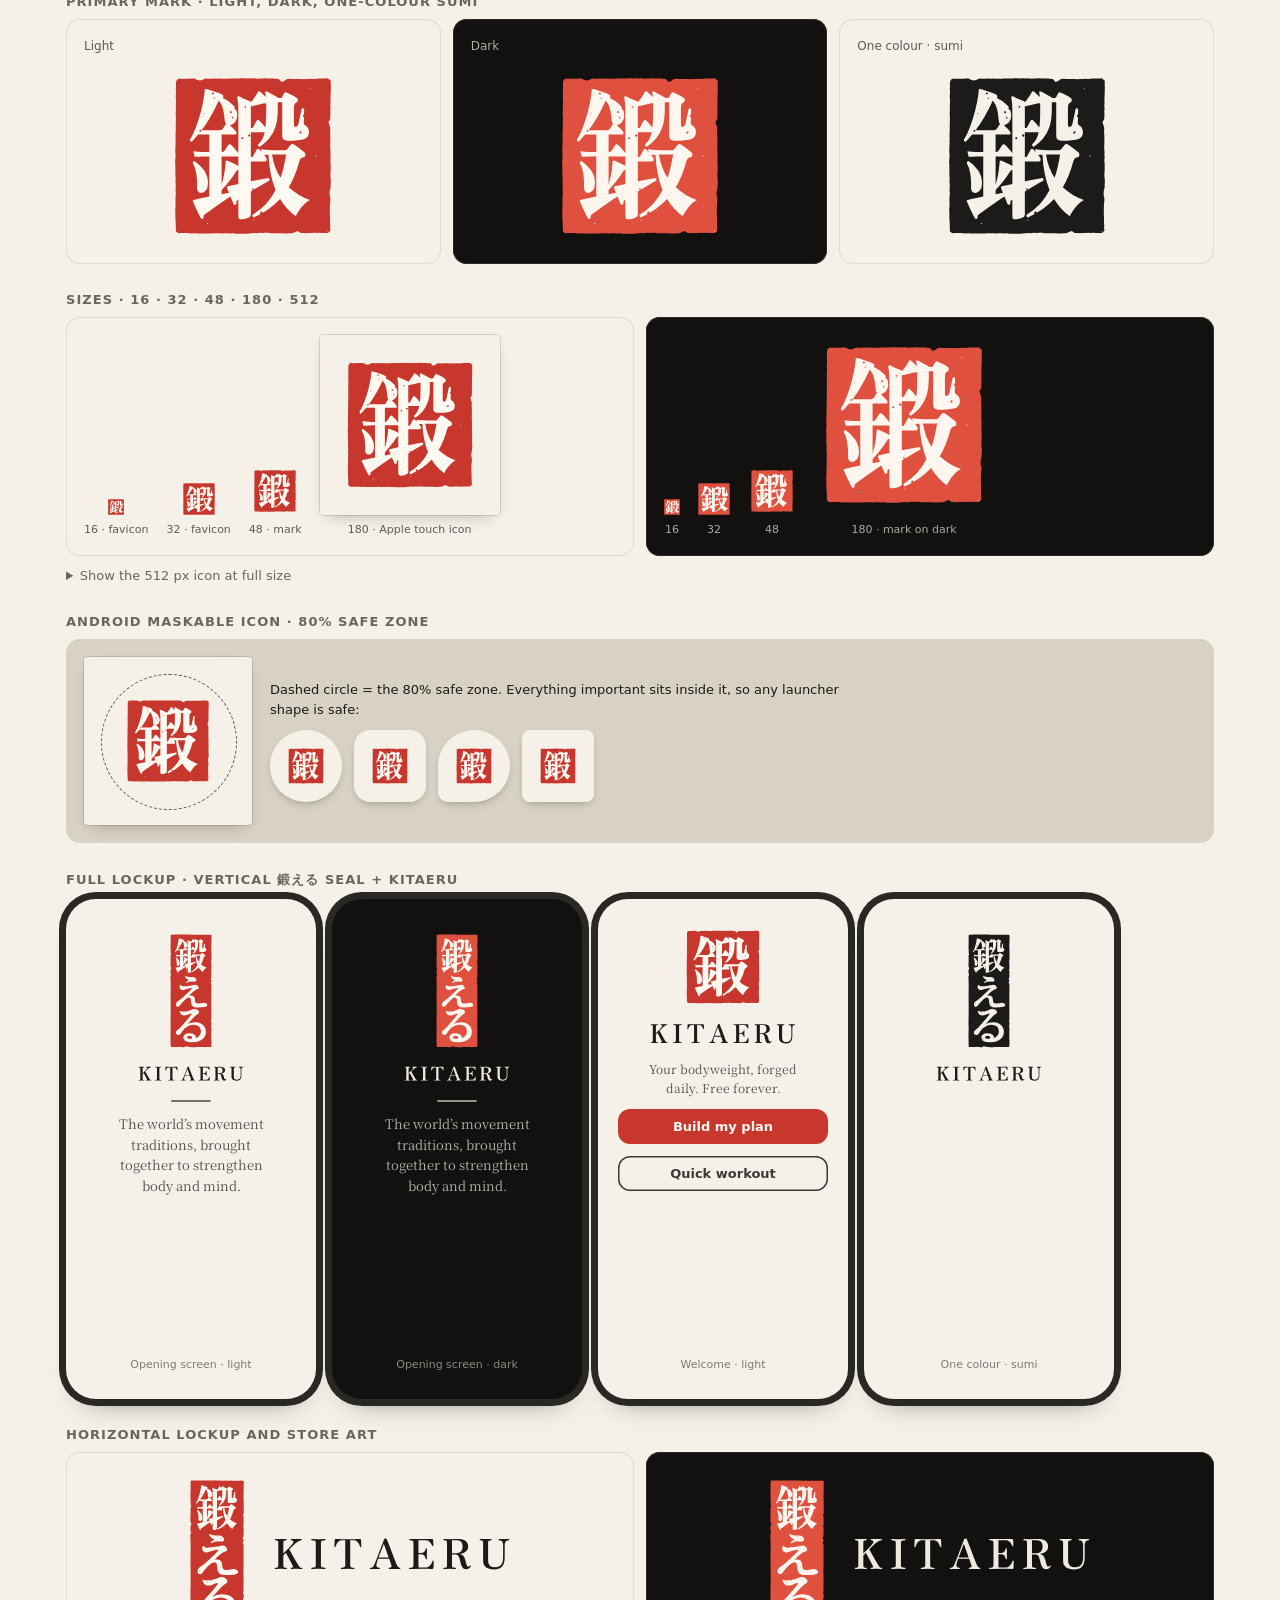
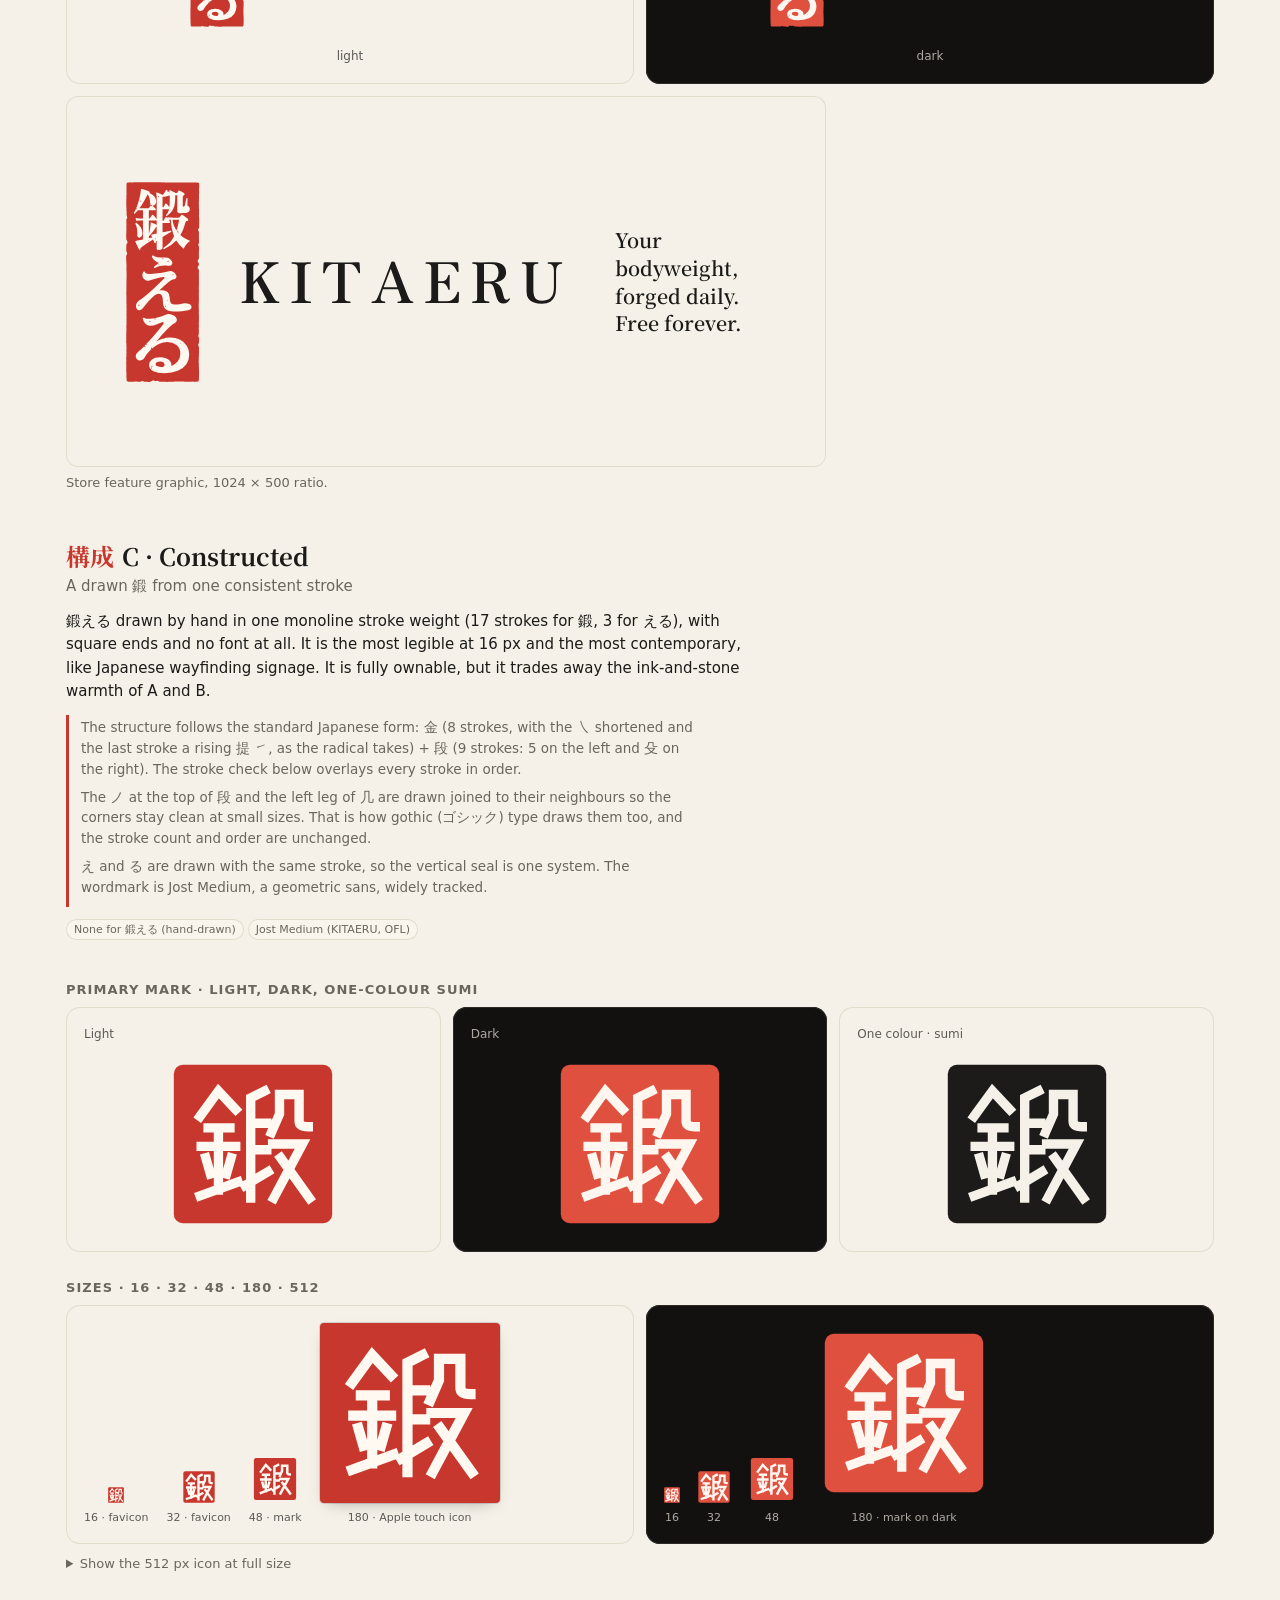
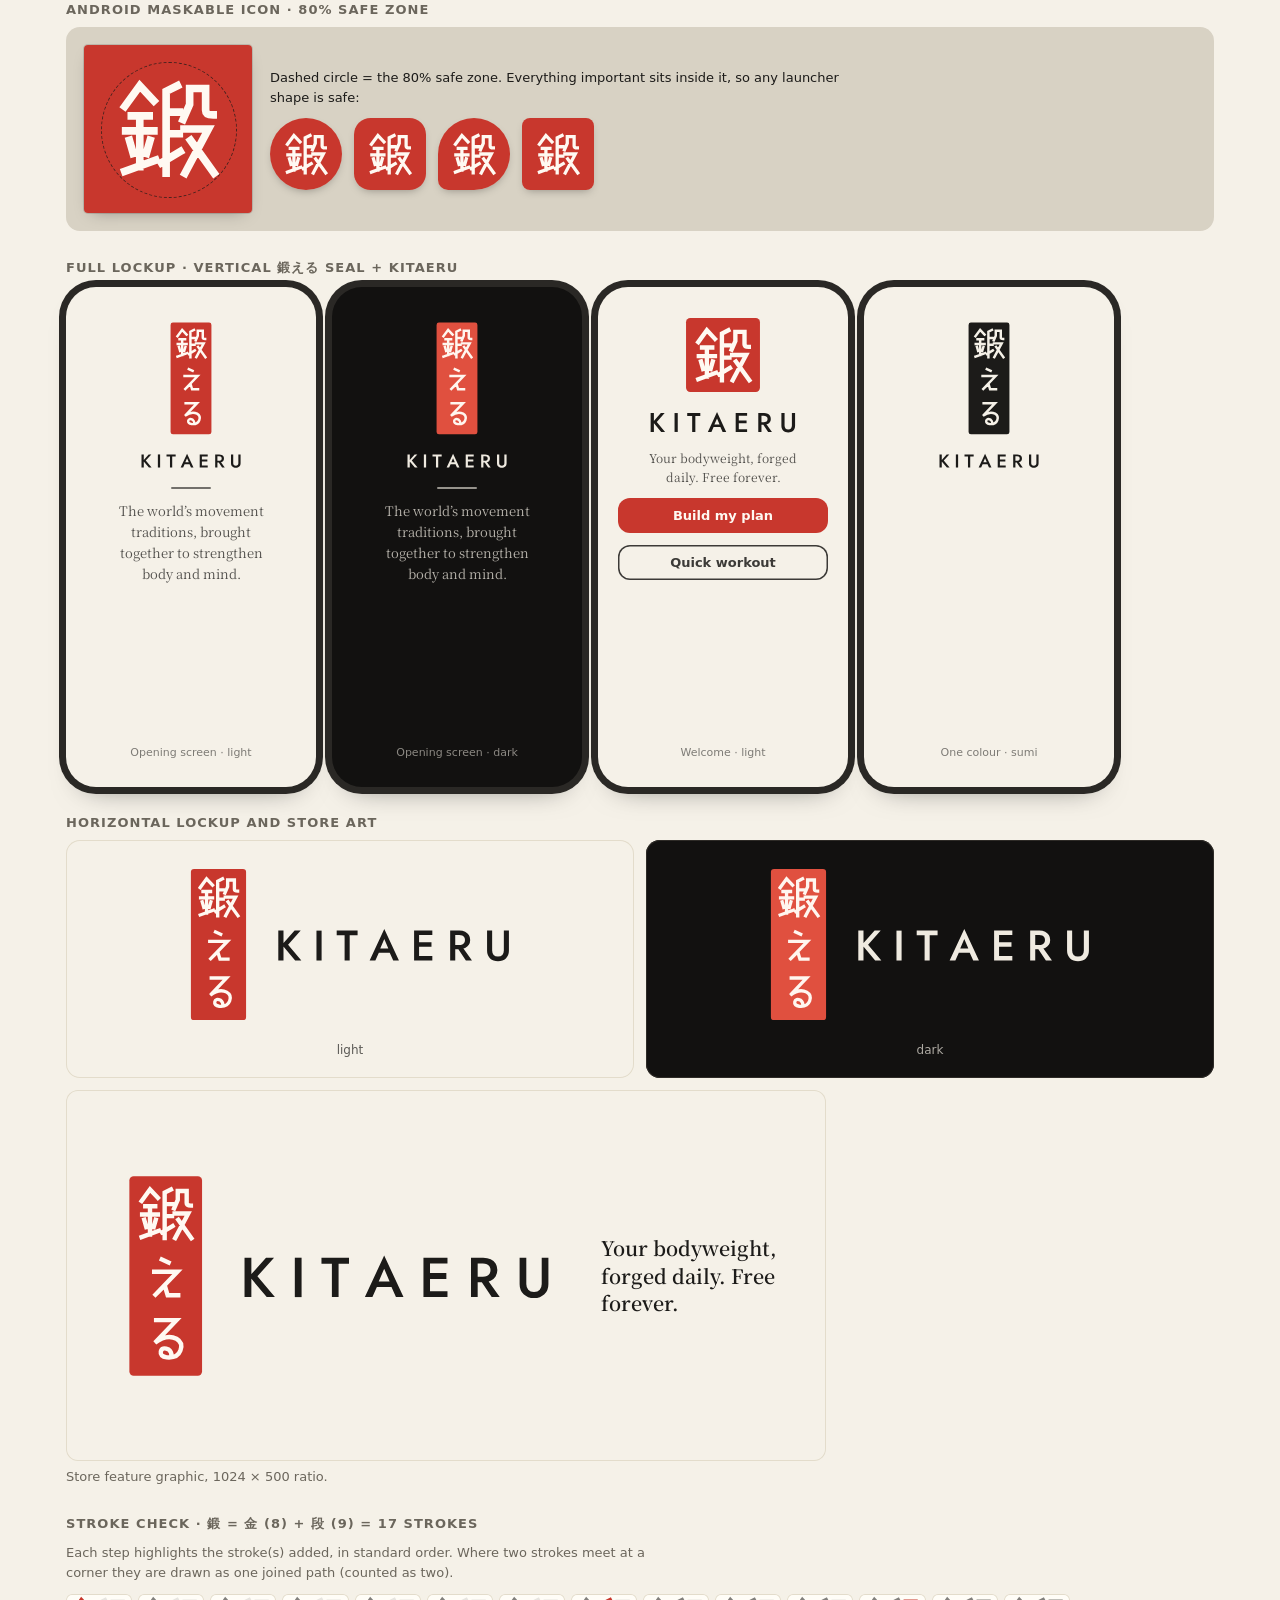
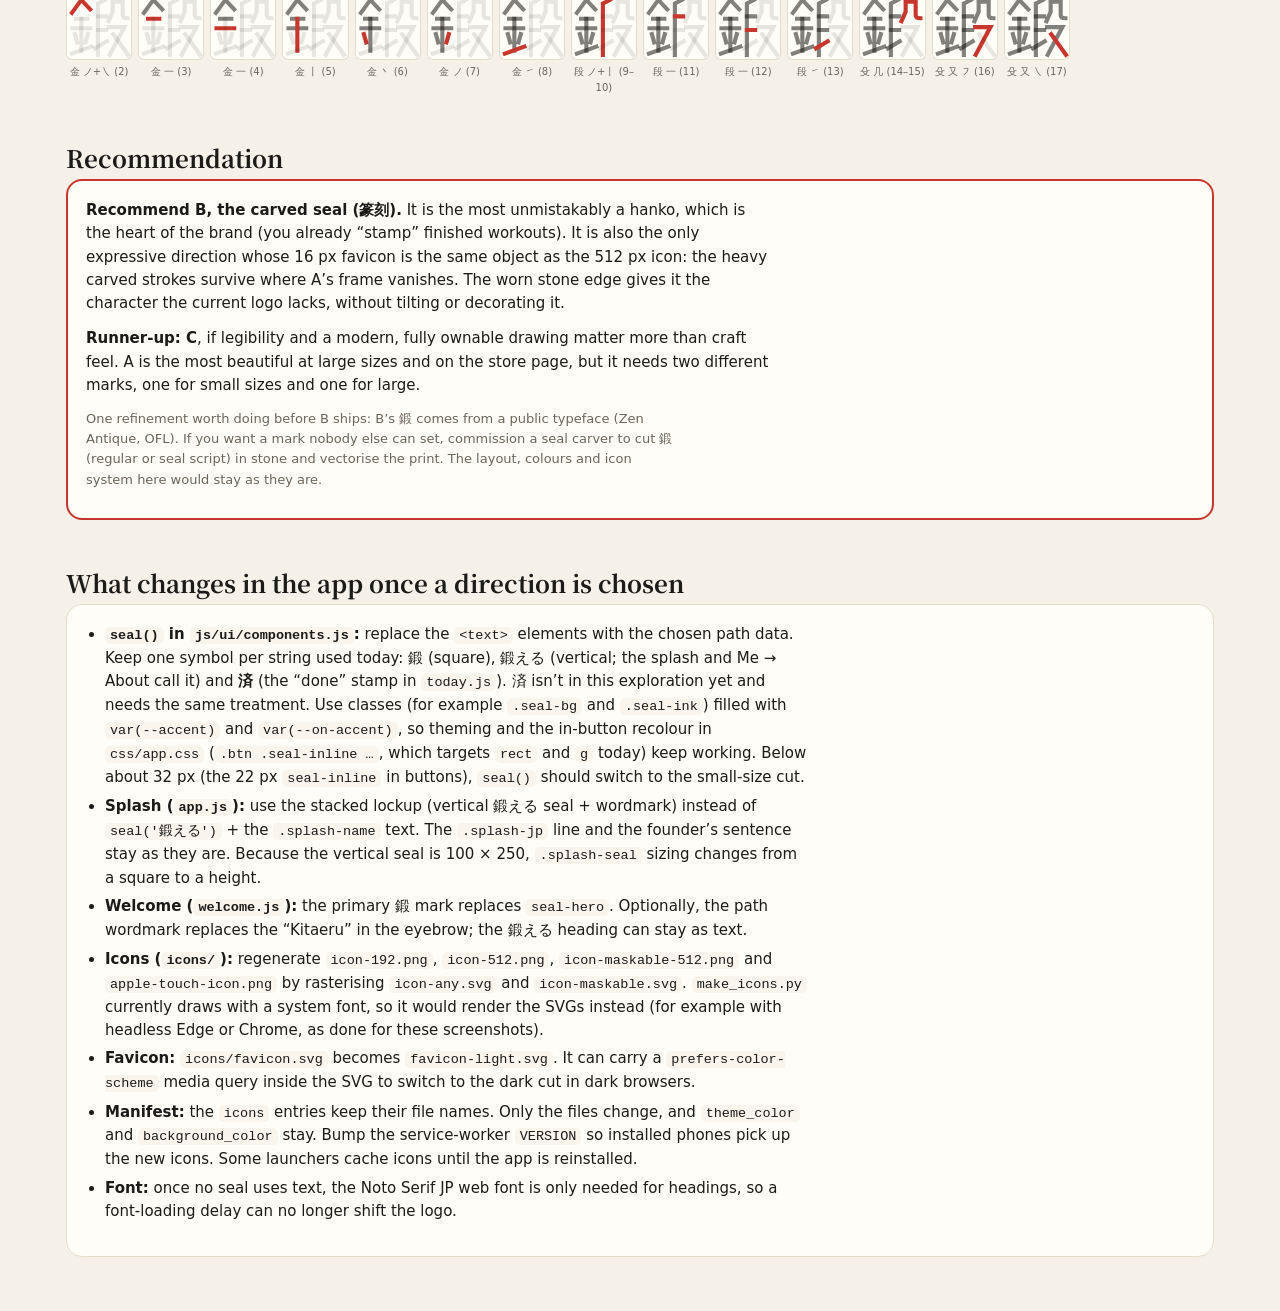
<file: logo-compare.html>
<!doctype html>
<html lang="en">
<head>
<meta charset="utf-8">
<meta name="viewport" content="width=device-width,initial-scale=1">
<title>Kitaeru logo directions</title>
<meta name="description" content="Three logo directions for Kitaeru 鍛える: brush, carved seal and constructed. Exploration only — not wired into the app.">
<link rel="icon" href="docs/brand/b/favicon-light.svg" type="image/svg+xml">
<!-- Only the CURRENT logo (for comparison) uses a web font, exactly as the app does today. The three new directions are pure vector paths. -->
<link rel="preconnect" href="https://fonts.googleapis.com">
<link rel="preconnect" href="https://fonts.gstatic.com" crossorigin>
<link rel="stylesheet" href="https://fonts.googleapis.com/css2?family=Noto+Serif+JP:wght@700&display=swap">
<style>
  :root {
    color-scheme: light;
    --bg: #F5F1E8; --surface: #FFFDF7; --surface-2: #F9F5EC; --ink: #1C1B19; --muted: #6B665C; --line: #E3DCCB;
    --accent: #C8372D; --on-accent: #FFF9F2;
    --serif: "Noto Serif JP", "Yu Mincho", "Hiragino Mincho ProN", Georgia, serif;
    --sans: system-ui, -apple-system, "Segoe UI", Roboto, "Helvetica Neue", Arial, sans-serif;
  }
  @media (prefers-color-scheme: dark) {
    :root:not([data-theme="light"]) {
      color-scheme: dark;
      --bg: #121110; --surface: #1C1A18; --surface-2: #181715; --ink: #EFEAE0; --muted: #A39D90; --line: #2E2B27;
      --accent: #E0503F; --on-accent: #FFF6EF;
    }
  }
  :root[data-theme="dark"] {
    color-scheme: dark;
    --bg: #121110; --surface: #1C1A18; --surface-2: #181715; --ink: #EFEAE0; --muted: #A39D90; --line: #2E2B27;
    --accent: #E0503F; --on-accent: #FFF6EF;
  }
  * { box-sizing: border-box; }
  html { -webkit-text-size-adjust: 100%; }
  body { margin: 0; background: var(--bg); color: var(--ink); font: 15px/1.55 var(--sans); overflow-x: hidden; }
  img { display: block; max-width: 100%; height: auto; }
  header.top { position: sticky; top: 0; z-index: 5; display: flex; gap: 10px; align-items: center; flex-wrap: wrap;
    padding: 10px 16px; background: color-mix(in srgb, var(--surface) 92%, transparent); backdrop-filter: blur(8px); border-bottom: 1px solid var(--line); }
  header.top h1 { font: 700 17px var(--serif); margin: 0 auto 0 0; }
  header.top nav { display: flex; gap: 4px; flex-wrap: wrap; }
  header.top nav a { color: var(--muted); text-decoration: none; font-size: 13px; padding: 6px 8px; border-radius: 8px; }
  header.top nav a:hover { color: var(--ink); background: var(--surface-2); }
  .seg { display: inline-flex; border: 1px solid var(--line); border-radius: 9px; overflow: hidden; }
  .seg button { font: inherit; font-size: 13px; border: 0; padding: 6px 10px; background: transparent; color: var(--ink); cursor: pointer; min-height: 32px; }
  .seg button[aria-pressed="true"] { background: var(--ink); color: var(--bg); }
  @media (max-width: 560px) { header.top nav { order: 3; width: 100%; flex-wrap: nowrap; overflow-x: auto; } header.top nav a { white-space: nowrap; } }
  main { max-width: 1180px; margin: 0 auto; padding: 8px 16px 64px; }
  h2 { font: 700 24px/1.25 var(--serif); margin: 48px 0 6px; }
  h2 .jp { color: var(--accent); margin-right: 8px; }
  h3 { font: 600 13px var(--sans); text-transform: uppercase; letter-spacing: .08em; color: var(--muted); margin: 28px 0 10px; }
  p { margin: 0 0 .8em; max-width: 72ch; }
  .lede { font-size: 16px; color: var(--muted); }
  .muted { color: var(--muted); }
  .small { font-size: 13px; }
  code { font-size: .9em; background: var(--surface-2); padding: 1px 5px; border-radius: 5px; }
  .card { background: var(--surface); border: 1px solid var(--line); border-radius: 16px; padding: 18px; }
  .grid { display: grid; gap: 12px; }
  .g4 { grid-template-columns: repeat(4, minmax(0, 1fr)); }
  .g3 { grid-template-columns: repeat(3, minmax(0, 1fr)); }
  .g2 { grid-template-columns: repeat(2, minmax(0, 1fr)); }
  @media (max-width: 860px) { .g4 { grid-template-columns: repeat(2, minmax(0, 1fr)); } .g3 { grid-template-columns: 1fr; } }
  @media (max-width: 560px) { .g2 { grid-template-columns: 1fr; } }

  /* fixed-colour panels: the logo renderings never follow the page theme */
  .panel { border-radius: 14px; padding: 18px; display: flex; flex-direction: column; align-items: center; justify-content: center; gap: 10px; min-width: 0; }
  .panel.light { background: #F5F1E8; color: #1C1B19; box-shadow: inset 0 0 0 1px #E3DCCB; }
  .panel.dark { background: #121110; color: #EFEAE0; box-shadow: inset 0 0 0 1px #2E2B27; }
  .panel .cap { font-size: 12px; opacity: .7; align-self: flex-start; }
  .panel img.mark { width: min(180px, 100%); }

  /* at a glance */
  .glance .panel { padding: 16px 10px; }
  .glance .name { font: 700 15px var(--serif); align-self: stretch; text-align: center; }
  .glance .tiny { display: flex; gap: 10px; align-items: end; }

  /* sizes */
  .sizes { display: flex; gap: 18px; align-items: flex-end; flex-wrap: wrap; }
  .sizes figure { margin: 0; display: flex; flex-direction: column; align-items: center; gap: 6px; }
  .sizes figcaption { font-size: 11px; opacity: .7; white-space: nowrap; }
  .big512 { width: 512px; max-width: 100%; }
  .scroll-x { overflow-x: auto; }

  /* 16px legibility table */
  table.legi { border-collapse: collapse; width: 100%; font-size: 13px; }
  table.legi th, table.legi td { padding: 10px 8px; border-bottom: 1px solid var(--line); text-align: left; vertical-align: middle; }
  table.legi th { font-weight: 600; color: var(--muted); font-size: 12px; }
  .tabstrip { display: inline-flex; align-items: center; gap: 8px; padding: 7px 12px; border-radius: 9px 9px 0 0; font: 12px var(--sans); min-width: 150px; }
  .tabstrip.l { background: #fff; color: #1f1f1f; box-shadow: 0 0 0 1px #dadce0; }
  .tabstrip.d { background: #35363a; color: #e8eaed; }
  .tabstrip img, .tabstrip svg { width: 16px; height: 16px; flex: none; }
  canvas.px { width: 96px; height: 96px; image-rendering: pixelated; border-radius: 4px; box-shadow: 0 0 0 1px var(--line); }
  .pxpair { display: flex; gap: 8px; }

  /* maskable */
  .mask-demo { display: flex; gap: 18px; align-items: center; flex-wrap: wrap; }
  .safe { position: relative; width: 168px; height: 168px; flex: none; }
  .safe img { width: 100%; height: 100%; }
  .safe::after { content: ""; position: absolute; left: 10%; top: 10%; width: 80%; height: 80%; border-radius: 50%; border: 1.5px dashed rgba(28, 27, 25, .75); box-shadow: 0 0 0 999px rgba(255, 255, 255, .0); pointer-events: none; }
  .masks { display: flex; gap: 12px; align-items: center; flex-wrap: wrap; }
  .masks img { width: 72px; height: 72px; box-shadow: 0 4px 10px -4px rgba(0,0,0,.35); }
  .tile { box-shadow: 0 0 0 1px rgba(28,27,25,.14), 0 6px 16px -8px rgba(0,0,0,.35); border-radius: 4px; }
  .m-circle { border-radius: 50%; }
  .m-squircle { border-radius: 23%; }
  .m-drop { border-radius: 50% 50% 50% 14%; }

  /* phone mocks */
  .phones { display: flex; gap: 16px; flex-wrap: wrap; }
  .phone { width: 250px; max-width: 100%; aspect-ratio: 9 / 18; border-radius: 30px; padding: 26px 20px; display: flex; flex-direction: column; align-items: center; justify-content: center; text-align: center; gap: 12px; box-shadow: 0 0 0 7px #2a2825, 0 16px 30px -18px rgba(0,0,0,.6); flex: none; }
  .phone.light { background: #F5F1E8; color: #1C1B19; }
  .phone.dark { background: #121110; color: #EFEAE0; }
  .phone .lock { width: 150px; }
  .phone .mk { width: 84px; }
  .phone .wm { width: 150px; }
  .phone .rule { width: 40px; height: 2px; background: currentColor; opacity: .6; border-radius: 2px; }
  .phone .line { font: 13px/1.6 var(--serif); opacity: .75; max-width: 24ch; margin: 0; }
  .phone .eyebrow { font-size: 11px; letter-spacing: .14em; text-transform: uppercase; opacity: .7; margin: 0; }
  .phone .btn { width: 100%; border-radius: 12px; padding: 10px; font: 600 13px var(--sans); }
  .phone.light .btn.p { background: #C8372D; color: #FFF9F2; }
  .phone.dark .btn.p { background: #B8392C; color: #FFF6EF; }
  .phone .btn.o { box-shadow: inset 0 0 0 1.5px currentColor; opacity: .85; }
  .phone .label { font-size: 11px; opacity: .55; margin-top: auto; }

  /* store art (Play feature graphic 1024x500) */
  .store-wrap { container-type: inline-size; margin-top: 12px; max-width: 760px; }
  .store { height: 48.83cqw; border-radius: 12px; display: flex; align-items: center; justify-content: center; gap: 5cqw; padding: 0 6cqw; overflow: hidden; }
  .store.light { background: #F5F1E8; color: #1C1B19; box-shadow: inset 0 0 0 1px #E3DCCB; }
  .store.red { background: #C8372D; color: #FFF9F2; }
  .store img { height: 30cqw; width: auto; max-width: none; flex: none; }
  .store .claim { font: 600 2.6cqw/1.4 var(--serif); max-width: 16ch; text-align: left; margin: 0; }

  /* home screen */
  .home { border-radius: 18px; padding: 22px 16px; background: linear-gradient(160deg, #3b4a5a, #1f2a33 60%, #2f2320); display: grid; grid-template-columns: repeat(4, minmax(0, 1fr)); gap: 12px; justify-items: center; }
  .home figure { margin: 0; display: flex; flex-direction: column; align-items: center; gap: 6px; }
  .home img, .home svg { width: 60px; height: 60px; border-radius: 23%; box-shadow: 0 6px 14px -6px rgba(0,0,0,.6); }
  .home figcaption { color: #fff; font-size: 11px; text-shadow: 0 1px 2px rgba(0,0,0,.6); }

  .dir { scroll-margin-top: 70px; }
  .dir-head { display: flex; gap: 18px; align-items: flex-start; flex-wrap: wrap; }
  .dir-head .copy { flex: 1 1 320px; }
  .notes { font-size: 13.5px; color: var(--muted); border-left: 3px solid var(--accent); padding: 2px 0 2px 12px; margin-top: 10px; }
  .notes p { margin-bottom: .5em; }
  .pill { display: inline-block; font-size: 11px; padding: 2px 8px; border-radius: 99px; background: var(--surface-2); box-shadow: inset 0 0 0 1px var(--line); color: var(--muted); margin: 0 4px 4px 0; }
  .rec { border: 2px solid var(--accent); }
  ul { padding-left: 20px; margin: 0 0 1em; max-width: 76ch; }
  li { margin-bottom: .35em; }
  .glyph-check { display: flex; gap: 14px; flex-wrap: wrap; align-items: flex-start; }
  .glyph-check figure { margin: 0; }
  .glyph-check figcaption { font-size: 12px; color: var(--muted); max-width: 240px; }
  .strokes { display: grid; grid-template-columns: repeat(auto-fill, minmax(62px, 1fr)); gap: 6px; max-width: 100%; }
  .strokes div { text-align: center; font-size: 10px; color: var(--muted); }
  .strokes svg { width: 100%; height: auto; background: #FFFDF7; border-radius: 6px; box-shadow: inset 0 0 0 1px #E3DCCB; }
</style>
</head>
<body>
<header class="top">
  <h1>Kitaeru logo directions</h1>
  <nav aria-label="Sections"><a href="#glance">Overview</a><a href="#legibility">16 px</a><a href="#dir-a">A 筆</a><a href="#dir-b">B 篆刻</a><a href="#dir-c">C 構成</a><a href="#rec">Recommendation</a><a href="#apply">App changes</a></nav>
  <div class="seg" role="group" aria-label="Page theme">
    <button data-theme-set="auto" aria-pressed="true">Auto</button><button data-theme-set="light" aria-pressed="false">Light</button><button data-theme-set="dark" aria-pressed="false">Dark</button>
  </div>
</header>
<main>
  <section>
    <h2 style="margin-top:28px">A proper mark for 鍛える</h2>
    <p class="lede">Three directions for the Kitaeru logo, next to today’s seal. Every character in A, B and C is a vector path: nothing depends on a font at runtime, so the mark can’t shift while the page loads and it renders the same everywhere. Straight (0°) in every direction. Exploration only: the app is untouched.</p>
    <p class="small muted">Each direction has a primary 鍛 seal, a small-size cut for 16–32 px (favicon, inline button seal), app icons (any, Apple 180, Android maskable), a vertical 鍛える seal with the Kitaeru wordmark, and light, dark and one-colour sumi renderings. Assets live in <code>docs/brand/a</code>, <code>/b</code> and <code>/c</code>; fonts and licences are in <code>docs/brand/LICENSES.md</code>.</p>
  </section>

  <section id="glance" class="dir">
    <h2>Overview</h2>
    <div class="grid g4 glance" id="glance-grid"></div>
    <h3>On a phone home screen</h3>
    <div class="home" id="home"></div>
  </section>

  <section id="legibility" class="dir">
    <h2>16 px legibility</h2>
    <p class="muted small">Browser tabs at real size, then the exact 16 px and 32 px rasters, enlarged six and three times. 鍛 has 17 strokes, so no version resolves every stroke at 16 px (that would need about one pixel per stroke). What matters there is a distinctive silhouette and rhythm; from 32 px the strokes should read.</p>
    <div class="scroll-x"><table class="legi" id="legi"></table></div>
  </section>

  <div id="dirs"></div>

  <section id="rec" class="dir">
    <h2>Recommendation</h2>
    <div class="card rec" id="rec-card"></div>
  </section>

  <section id="apply" class="dir">
    <h2>What changes in the app once a direction is chosen</h2>
    <div class="card" id="apply-card"></div>
  </section>
</main>

<script>
const BR = 'docs/brand/';
const DIRS = [
  {
    id: 'a', jp: '筆', name: 'A · Brush', sub: 'Hand-brushed 鍛, red on paper (朱文)',
    rationale: 'A brushed 鍛 in vermilion, framed by four real brush strokes: each one presses, swells and lifts off with a dry-brush streak. It reads like an artist’s seal pressed next to calligraphy — warm, human, and the only direction whose app icon is paper-coloured, which stands out on a home screen full of solid tiles.',
    notes: [
      'Styled as a <b>yūin (遊印)</b>, the “leisure seal” calligraphers and painters use for a motto or word rather than a name. That makes a word-seal like 鍛える culturally natural, not a misuse of a name-hanko.',
      '<b>朱文 (shubun)</b> means red characters on uncut paper — the opposite of B. The character is Yuji Syuku’s regular-script (楷書) 鍛, with the standard structure of 金 + 段.',
      'Small sizes: the thin frame disappears below about 40 px, so the 16–32 px cut reverses to a brushed red block with a paper-white 鍛. This is the one direction where the favicon and the mark look different.'
    ],
    fonts: ['Yuji Syuku (鍛える, OFL)', 'Shippori Mincho ExtraBold (Kitaeru, OFL)'],
    home: 'icon-any.svg'
  },
  {
    id: 'b', jp: '篆刻', name: 'B · Carved seal', sub: 'White characters cut from vermilion stone (白文)',
    rationale: 'The classic hanko: 鍛 carved out of a vermilion block, filled edge to edge the way seal carvers compose, with a stone edge that has worn and chipped. The heavy strokes of Zen Antique survive every size, so the favicon, the mark and the store art are the same object.',
    notes: [
      '<b>白文 (hakubun)</b> means characters cut away so the paper shows through. Carvers stretch characters to fill the stone, which is why 鍛 and the kana are slightly stretched here (at most 15%) without any change to their structure.',
      '<b>Seal script:</b> true 篆刻 uses 篆書. 鍛 has a documented small-seal form (Shuowen Jiezi 説文解字, 金部: “鍛，小冶也。从金段聲” — “to forge; from 金, sound 段”), but no OFL-licensed vector of it exists, and drawing it from memory risks an incorrect form. So this uses the regular-script structure, which every Japanese reader can read (most can’t read 篆書). If the founder wants a real seal-script 鍛, the right step is to commission a 篆刻家 (seal carver) to carve and scan one. That would also make the mark fully ownable.',
      'The texture (edge chips and small breaks in the strokes) only appears from 48 px up. The 16–32 px cut is clean.'
    ],
    fonts: ['Zen Antique (鍛える and KITAERU, OFL)'],
    home: 'icon-any.svg'
  },
  {
    id: 'c', jp: '構成', name: 'C · Constructed', sub: 'A drawn 鍛 from one consistent stroke',
    rationale: '鍛える drawn by hand in one monoline stroke weight (17 strokes for 鍛, 3 for える), with square ends and no font at all. It is the most legible at 16 px and the most contemporary, like Japanese wayfinding signage. It is fully ownable, but it trades away the ink-and-stone warmth of A and B.',
    notes: [
      'The structure follows the standard Japanese form: 金 (8 strokes, with the ㇏ shortened and the last stroke a rising 提 ㇀, as the radical takes) + 段 (9 strokes: 5 on the left and 殳 on the right). The stroke check below overlays every stroke in order.',
      'The ノ at the top of 段 and the left leg of 几 are drawn joined to their neighbours so the corners stay clean at small sizes. That is how gothic (ゴシック) type draws them too, and the stroke count and order are unchanged.',
      'え and る are drawn with the same stroke, so the vertical seal is one system. The wordmark is Jost Medium, a geometric sans, widely tracked.'
    ],
    fonts: ['None for 鍛える (hand-drawn)', 'Jost Medium (KITAERU, OFL)'],
    home: 'icon-any.svg'
  }
];

// ---------- the CURRENT logo, reproduced from js/ui/components.js seal() and icons/favicon.svg ----------
function currentSeal(text = '鍛', size = 56, dark = false) {
  const accent = dark ? '#E0503F' : '#C8372D', on = dark ? '#FFF6EF' : '#FFF9F2';
  const chars = [...text], fs = chars.length === 1 ? 58 : chars.length === 2 ? 36 : 26, step = fs * 0.98;
  const y0 = 50 - (step * (chars.length - 1)) / 2 + fs * 0.35;
  const t = chars.map((c, i) => `<text x="50" y="${(y0 + i * step).toFixed(1)}" text-anchor="middle" font-size="${fs}">${c}</text>`).join('');
  return `<svg width="${size}" height="${size}" viewBox="0 0 100 100" aria-label="Current seal" role="img">
    <rect x="5" y="5" width="90" height="90" rx="14" fill="${accent}"/>
    <rect x="11" y="11" width="78" height="78" rx="9" fill="none" stroke="${on}" stroke-width="2.2" opacity=".9"/>
    <g fill="${on}" font-family="'Noto Serif JP','Yu Mincho','Hiragino Mincho ProN',serif" font-weight="700">${t}</g></svg>`;
}
const CURRENT_FAVICON = 'icons/favicon.svg';

const img = (src, attrs = '') => `<img src="${BR}${src}" alt="" ${attrs}>`;
const $ = s => document.querySelector(s);

// ---------- overview ----------
$('#glance-grid').innerHTML = [
  `<div class="panel light"><span class="name">Today</span>${currentSeal('鍛', 150)}
     <div class="tiny"><img src="${CURRENT_FAVICON}" width="16" height="16" alt=""><img src="${CURRENT_FAVICON}" width="32" height="32" alt="">${currentSeal('鍛', 48)}</div>
     <span class="cap" style="align-self:center">live text in a web font</span></div>`,
  ...DIRS.map(d => `<div class="panel light"><a class="name" href="#dir-${d.id}" style="color:inherit;text-decoration:none">${d.name}</a>
     ${img(d.id + '/mark-light.svg', 'class="mark" width="150" height="150"')}
     <div class="tiny">${img(d.id + '/favicon-light.svg', 'width="16" height="16"')}${img(d.id + '/favicon-light.svg', 'width="32" height="32"')}${img(d.id + '/mark-light.svg', 'width="48" height="48"')}</div>
     <span class="cap" style="align-self:center">${d.sub}</span></div>`)
].join('');

$('#home').innerHTML = `<figure><img src="icons/apple-touch-icon.png" alt=""><figcaption>Today</figcaption></figure>` +
  DIRS.map(d => `<figure>${img(d.id + '/icon-maskable.svg')}<figcaption>${d.name.split(' · ')[0]} · Kitaeru</figcaption></figure>`).join('');

// ---------- 16px legibility ----------
function rows() {
  const all = [{ id: 'now', name: 'Today', fav: CURRENT_FAVICON, mark: null }, ...DIRS.map(d => ({ id: d.id, name: d.name, fav: BR + d.id + '/favicon-light.svg', favD: BR + d.id + '/favicon-dark.svg', mark: BR + d.id + '/mark-light.svg' }))];
  let h = `<tr><th>Direction</th><th>Tab, light</th><th>Tab, dark</th><th>16 px raster ×6</th><th>32 px raster ×3</th><th>Full mark forced to 16 px</th></tr>`;
  for (const r of all) {
    const fav = r.fav, favD = r.favD || r.fav;
    h += `<tr><td><b>${r.name}</b>${r.id === 'now' ? '<br><span class="muted small">(favicon.svg, live text)</span>' : '<br><span class="muted small">small-size cut</span>'}</td>
      <td><span class="tabstrip l"><img src="${fav}" alt="">Kitaeru</span></td>
      <td><span class="tabstrip d"><img src="${favD}" alt="">Kitaeru</span></td>
      <td><div class="pxpair"><canvas class="px" width="16" height="16" data-src="${fav}" data-bg="#ffffff"></canvas><canvas class="px" width="16" height="16" data-src="${favD}" data-bg="#35363a"></canvas></div></td>
      <td><div class="pxpair"><canvas class="px" width="32" height="32" data-src="${fav}" data-bg="#ffffff"></canvas></div></td>
      <td>${r.mark ? `<canvas class="px" width="16" height="16" data-src="${r.mark}" data-bg="#F5F1E8"></canvas>` : '<span class="muted small">—</span>'}</td></tr>`;
  }
  $('#legi').innerHTML = h;
}
rows();

// ---------- direction sections ----------
function dirSection(d) {
  const P = (cls, src, cap, extra = '') => `<div class="panel ${cls}"><span class="cap">${cap}</span>${img(src, extra)}</div>`;
  return `<section id="dir-${d.id}" class="dir">
    <h2><span class="jp">${d.jp}</span>${d.name}</h2>
    <p class="muted" style="margin-top:-2px">${d.sub}</p>
    <div class="dir-head">
      <div class="copy">
        <p>${d.rationale}</p>
        <div class="notes">${d.notes.map(n => `<p>${n}</p>`).join('')}</div>
        <p class="small" style="margin-top:12px">${d.fonts.map(f => `<span class="pill">${f}</span>`).join('')}</p>
      </div>
    </div>

    <h3>Primary mark · light, dark, one-colour sumi</h3>
    <div class="grid g3">
      ${P('light', d.id + '/mark-light.svg', 'Light', 'class="mark" width="180" height="180"')}
      ${P('dark', d.id + '/mark-dark.svg', 'Dark', 'class="mark" width="180" height="180"')}
      ${P('light', d.id + '/mark-sumi.svg', 'One colour · sumi', 'class="mark" width="180" height="180"')}
    </div>

    <h3>Sizes · 16 · 32 · 48 · 180 · 512</h3>
    <div class="grid g2">
      <div class="panel light" style="align-items:flex-start"><div class="sizes">
        <figure>${img(d.id + '/favicon-light.svg', 'width="16" height="16"')}<figcaption>16 · favicon</figcaption></figure>
        <figure>${img(d.id + '/favicon-light.svg', 'width="32" height="32"')}<figcaption>32 · favicon</figcaption></figure>
        <figure>${img(d.id + '/mark-light.svg', 'width="48" height="48"')}<figcaption>48 · mark</figcaption></figure>
        <figure>${img(d.id + '/icon-any.svg', 'class="tile" width="180" height="180"')}<figcaption>180 · Apple touch icon</figcaption></figure>
      </div></div>
      <div class="panel dark" style="align-items:flex-start"><div class="sizes">
        <figure>${img(d.id + '/favicon-dark.svg', 'width="16" height="16"')}<figcaption>16</figcaption></figure>
        <figure>${img(d.id + '/favicon-dark.svg', 'width="32" height="32"')}<figcaption>32</figcaption></figure>
        <figure>${img(d.id + '/mark-dark.svg', 'width="48" height="48"')}<figcaption>48</figcaption></figure>
        <figure>${img(d.id + '/mark-dark.svg', 'width="180" height="180"')}<figcaption>180 · mark on dark</figcaption></figure>
      </div></div>
    </div>
    <details style="margin-top:10px"><summary class="small muted" style="cursor:pointer">Show the 512 px icon at full size</summary>
      <div class="panel light" style="margin-top:10px">${img(d.id + '/icon-any.svg', 'class="big512 tile" width="512" height="512"')}<span class="cap" style="align-self:center">512 × 512 · icon (purpose “any”)</span></div>
    </details>

    <h3>Android maskable icon · 80% safe zone</h3>
    <div class="panel" style="align-items:flex-start;background:#D8D2C4;color:#1C1B19"><div class="mask-demo">
      <div class="safe">${img(d.id + '/icon-maskable.svg', 'class="tile" width="168" height="168"')}</div>
      <div><p class="small" style="margin-bottom:10px">Dashed circle = the 80% safe zone. Everything important sits inside it, so any launcher shape is safe:</p>
      <div class="masks">${img(d.id + '/icon-maskable.svg', 'class="m-circle"')}${img(d.id + '/icon-maskable.svg', 'class="m-squircle"')}${img(d.id + '/icon-maskable.svg', 'class="m-drop"')}${img(d.id + '/icon-maskable.svg', 'style="border-radius:8px"')}</div></div>
    </div></div>

    <h3>Full lockup · vertical 鍛える seal + Kitaeru</h3>
    <div class="phones">
      <div class="phone light">${img(d.id + '/lockup-stacked-light.svg', 'class="lock"')}<div class="rule"></div><p class="line">The world’s movement traditions, brought together to strengthen body and mind.</p><span class="label">Opening screen · light</span></div>
      <div class="phone dark">${img(d.id + '/lockup-stacked-dark.svg', 'class="lock"')}<div class="rule"></div><p class="line">The world’s movement traditions, brought together to strengthen body and mind.</p><span class="label">Opening screen · dark</span></div>
      <div class="phone light">${img(d.id + '/mark-light.svg', 'class="mk"')}${img(d.id + '/wordmark-light.svg', 'class="wm"')}<p class="line" style="font-size:12px">Your bodyweight, forged daily. Free forever.</p><div class="btn p">Build my plan</div><div class="btn o">Quick workout</div><span class="label">Welcome · light</span></div>
      <div class="phone light">${img(d.id + '/lockup-stacked-sumi.svg', 'class="lock"')}<span class="label">One colour · sumi</span></div>
    </div>
    <h3>Horizontal lockup and store art</h3>
    <div class="grid g2">
      <div class="panel light">${img(d.id + '/lockup-horizontal-light.svg', 'style="width:min(340px,100%)"')}<span class="cap" style="align-self:center">light</span></div>
      <div class="panel dark">${img(d.id + '/lockup-horizontal-dark.svg', 'style="width:min(340px,100%)"')}<span class="cap" style="align-self:center">dark</span></div>
    </div>
    <div class="store-wrap"><div class="store light">${img(d.id + '/lockup-horizontal-light.svg')}<p class="claim">Your bodyweight, forged daily. Free forever.</p></div></div>
    <p class="small muted" style="margin-top:6px">Store feature graphic, 1024 × 500 ratio.</p>
    ${d.id === 'c' ? strokeCheck() : ''}
  </section>`;
}

// C only: every stroke of the constructed 鍛 in order, so a reader can check the structure
function strokeCheck() {
  const S = ['M4,26 L20,4 L35,20', 'M11,36 H30', 'M5,52 H35', 'M20,36 V90', 'M9,62 L13,76', 'M31,62 L27,76', 'M4,95 L37,83',
    'M60,4 L48,10 V97', 'M48,32 H62', 'M48,55 H62', 'M43,86 L63,74', 'M66,40 L73,24 V7 H90 V30 Q90,35 98,35', 'M67,50 H93 L68,97', 'M74,62 L99,97'];
  const L = ['金 ノ+㇏ (2)', '金 一 (3)', '金 一 (4)', '金 丨 (5)', '金 丶 (6)', '金 ノ (7)', '金 ㇀ (8)',
    '段 ノ+丨 (9–10)', '段 一 (11)', '段 一 (12)', '段 ㇀ (13)', '殳 几 (14–15)', '殳 又 ㇇ (16)', '殳 又 ㇏ (17)'];
  const cell = (i) => `<div><svg viewBox="-6 -6 112 112">${S.map((d, j) => `<path d="${d}" fill="none" stroke="${j === i ? '#C8372D' : '#1C1B19'}" stroke-opacity="${j === i ? 1 : j < i ? .55 : .1}" stroke-width="7" stroke-linecap="square" stroke-linejoin="miter"/>`).join('')}</svg>${L[i]}</div>`;
  return `<h3>Stroke check · 鍛 = 金 (8) + 段 (9) = 17 strokes</h3>
    <p class="small muted">Each step highlights the stroke(s) added, in standard order. Where two strokes meet at a corner they are drawn as one joined path (counted as two).</p>
    <div class="strokes">${S.map((_, i) => cell(i)).join('')}</div>`;
}
$('#dirs').innerHTML = DIRS.map(dirSection).join('');

// ---------- recommendation + implementation ----------
$('#rec-card').innerHTML = `
  <p><b>Recommend B, the carved seal (篆刻).</b> It is the most unmistakably a hanko, which is the heart of the brand (you already “stamp” finished workouts). It is also the only expressive direction whose 16 px favicon is the same object as the 512 px icon: the heavy carved strokes survive where A’s frame vanishes. The worn stone edge gives it the character the current logo lacks, without tilting or decorating it.</p>
  <p><b>Runner-up: C</b>, if legibility and a modern, fully ownable drawing matter more than craft feel. A is the most beautiful at large sizes and on the store page, but it needs two different marks, one for small sizes and one for large.</p>
  <p class="small muted">One refinement worth doing before B ships: B’s 鍛 comes from a public typeface (Zen Antique, OFL). If you want a mark nobody else can set, commission a seal carver to cut 鍛 (regular or seal script) in stone and vectorise the print. The layout, colours and icon system here would stay as they are.</p>`;

$('#apply-card').innerHTML = `
  <ul>
    <li><b><code>seal()</code> in <code>js/ui/components.js</code>:</b> replace the <code>&lt;text&gt;</code> elements with the chosen path data. Keep one symbol per string used today: 鍛 (square), 鍛える (vertical; the splash and Me → About call it) and <b>済</b> (the “done” stamp in <code>today.js</code>). 済 isn’t in this exploration yet and needs the same treatment. Use classes (for example <code>.seal-bg</code> and <code>.seal-ink</code>) filled with <code>var(--accent)</code> and <code>var(--on-accent)</code>, so theming and the in-button recolour in <code>css/app.css</code> (<code>.btn .seal-inline …</code>, which targets <code>rect</code> and <code>g</code> today) keep working. Below about 32 px (the 22 px <code>seal-inline</code> in buttons), <code>seal()</code> should switch to the small-size cut.</li>
    <li><b>Splash (<code>app.js</code>):</b> use the stacked lockup (vertical 鍛える seal + wordmark) instead of <code>seal('鍛える')</code> + the <code>.splash-name</code> text. The <code>.splash-jp</code> line and the founder’s sentence stay as they are. Because the vertical seal is 100 × 250, <code>.splash-seal</code> sizing changes from a square to a height.</li>
    <li><b>Welcome (<code>welcome.js</code>):</b> the primary 鍛 mark replaces <code>seal-hero</code>. Optionally, the path wordmark replaces the “Kitaeru” in the eyebrow; the 鍛える heading can stay as text.</li>
    <li><b>Icons (<code>icons/</code>):</b> regenerate <code>icon-192.png</code>, <code>icon-512.png</code>, <code>icon-maskable-512.png</code> and <code>apple-touch-icon.png</code> by rasterising <code>icon-any.svg</code> and <code>icon-maskable.svg</code>. <code>make_icons.py</code> currently draws with a system font, so it would render the SVGs instead (for example with headless Edge or Chrome, as done for these screenshots).</li>
    <li><b>Favicon:</b> <code>icons/favicon.svg</code> becomes <code>favicon-light.svg</code>. It can carry a <code>prefers-color-scheme</code> media query inside the SVG to switch to the dark cut in dark browsers.</li>
    <li><b>Manifest:</b> the <code>icons</code> entries keep their file names. Only the files change, and <code>theme_color</code> and <code>background_color</code> stay. Bump the service-worker <code>VERSION</code> so installed phones pick up the new icons. Some launchers cache icons until the app is reinstalled.</li>
    <li><b>Font:</b> once no seal uses text, the Noto Serif JP web font is only needed for headings, so a font-loading delay can no longer shift the logo.</li>
  </ul>`;

// ---------- pixel rasters ----------
function drawPx() {
  document.querySelectorAll('canvas.px').forEach(c => {
    const im = new Image();
    im.onload = () => { const x = c.getContext('2d'); x.fillStyle = c.dataset.bg; x.fillRect(0, 0, c.width, c.height); x.drawImage(im, 0, 0, c.width, c.height); };
    im.src = c.dataset.src;
  });
}
drawPx();

// ---------- theme toggle ----------
function setTheme(t) {
  if (t === 'auto') document.documentElement.removeAttribute('data-theme'); else document.documentElement.setAttribute('data-theme', t);
  document.querySelectorAll('[data-theme-set]').forEach(b => b.setAttribute('aria-pressed', String(b.dataset.themeSet === t)));
  try { localStorage.setItem('logo-compare-theme', t); } catch (e) {}
}
document.querySelectorAll('[data-theme-set]').forEach(b => b.addEventListener('click', () => setTheme(b.dataset.themeSet)));
try { const q = new URLSearchParams(location.search).get('theme'); setTheme(q || localStorage.getItem('logo-compare-theme') || 'auto'); } catch (e) {}
</script>
</body>
</html>
</file>
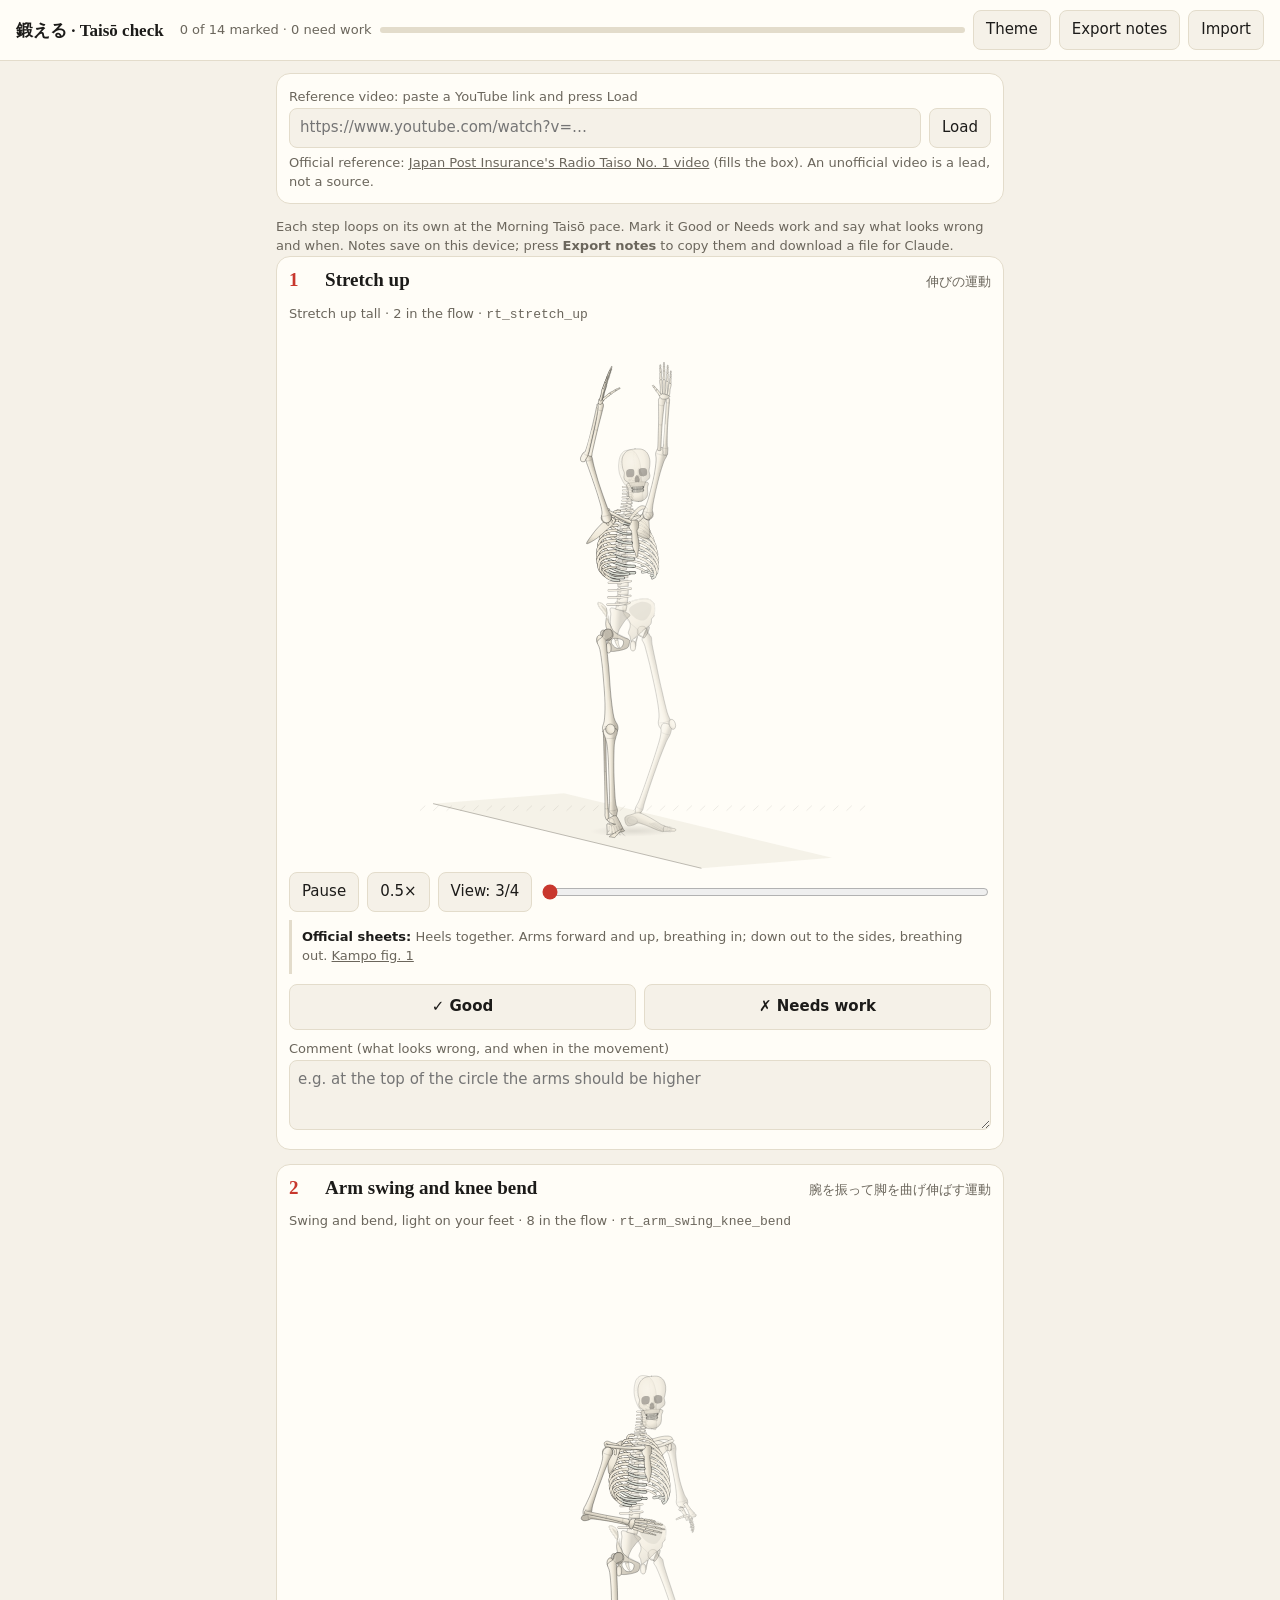
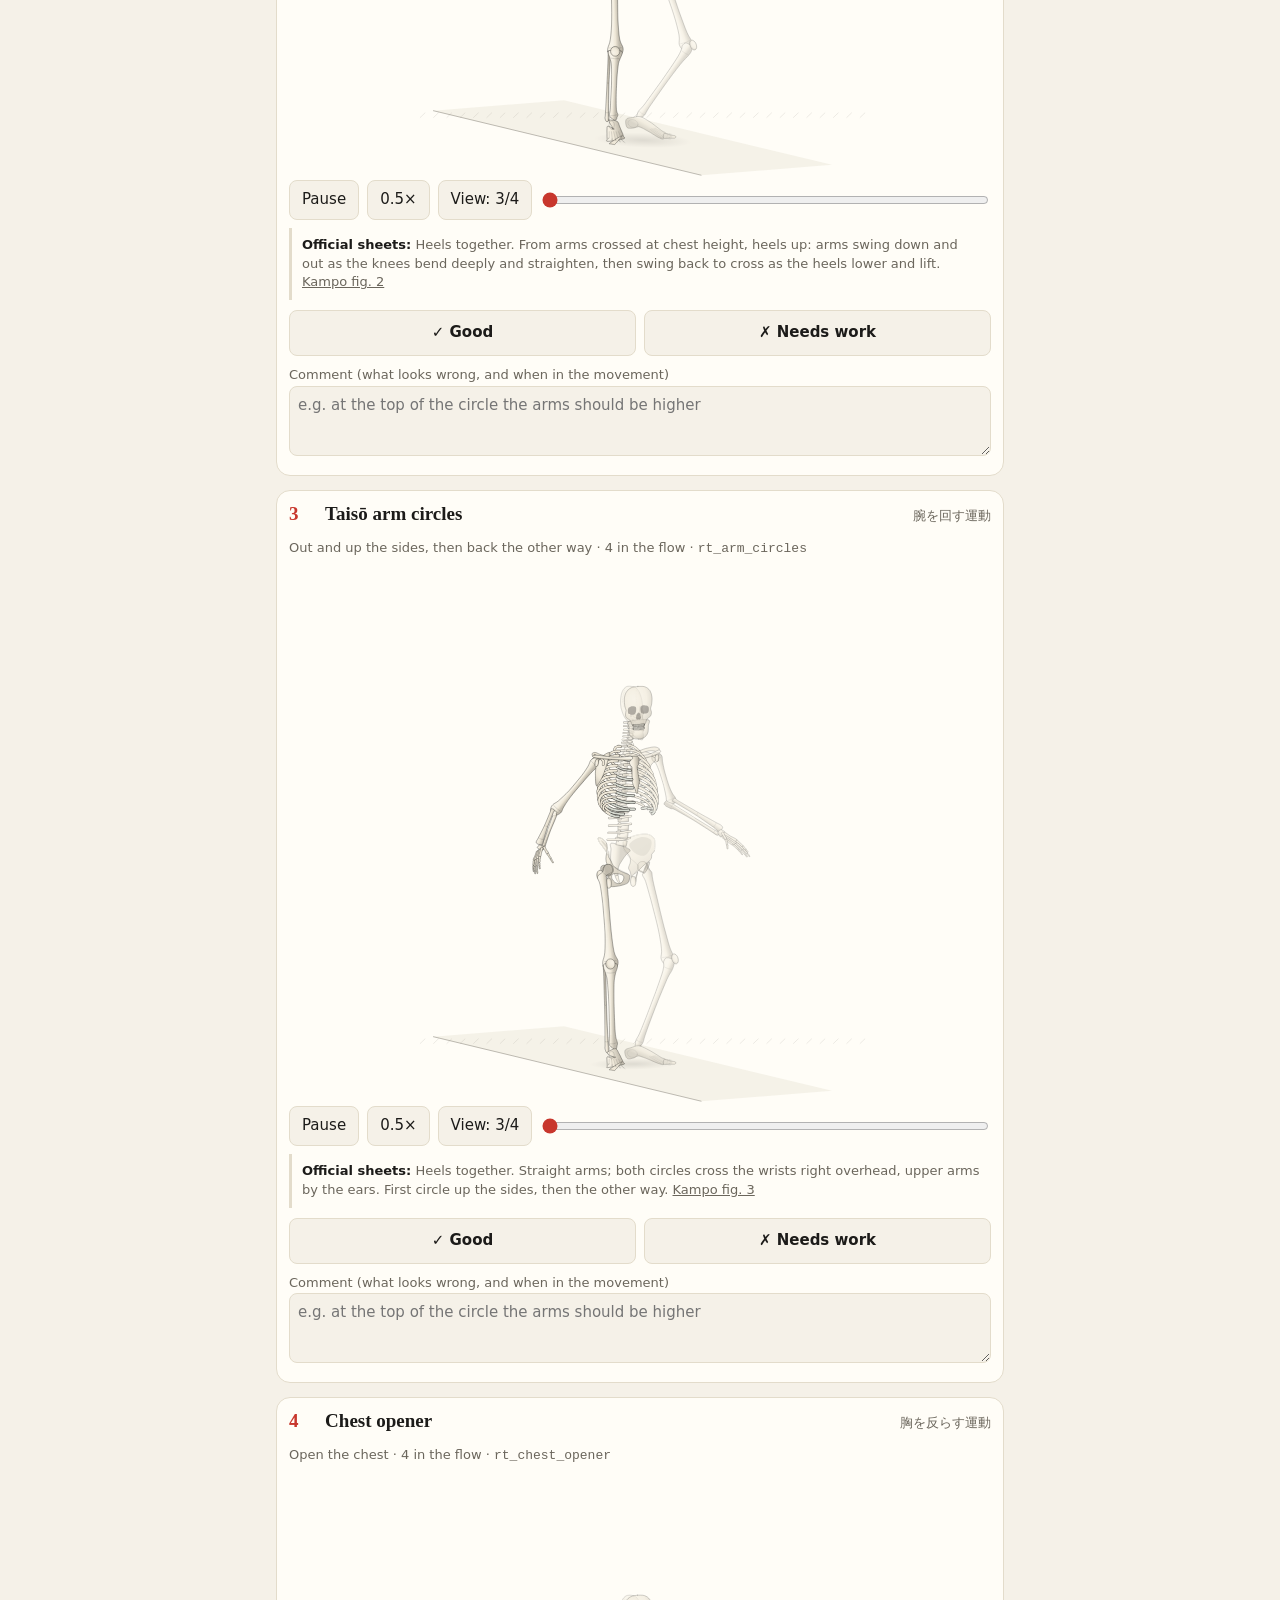
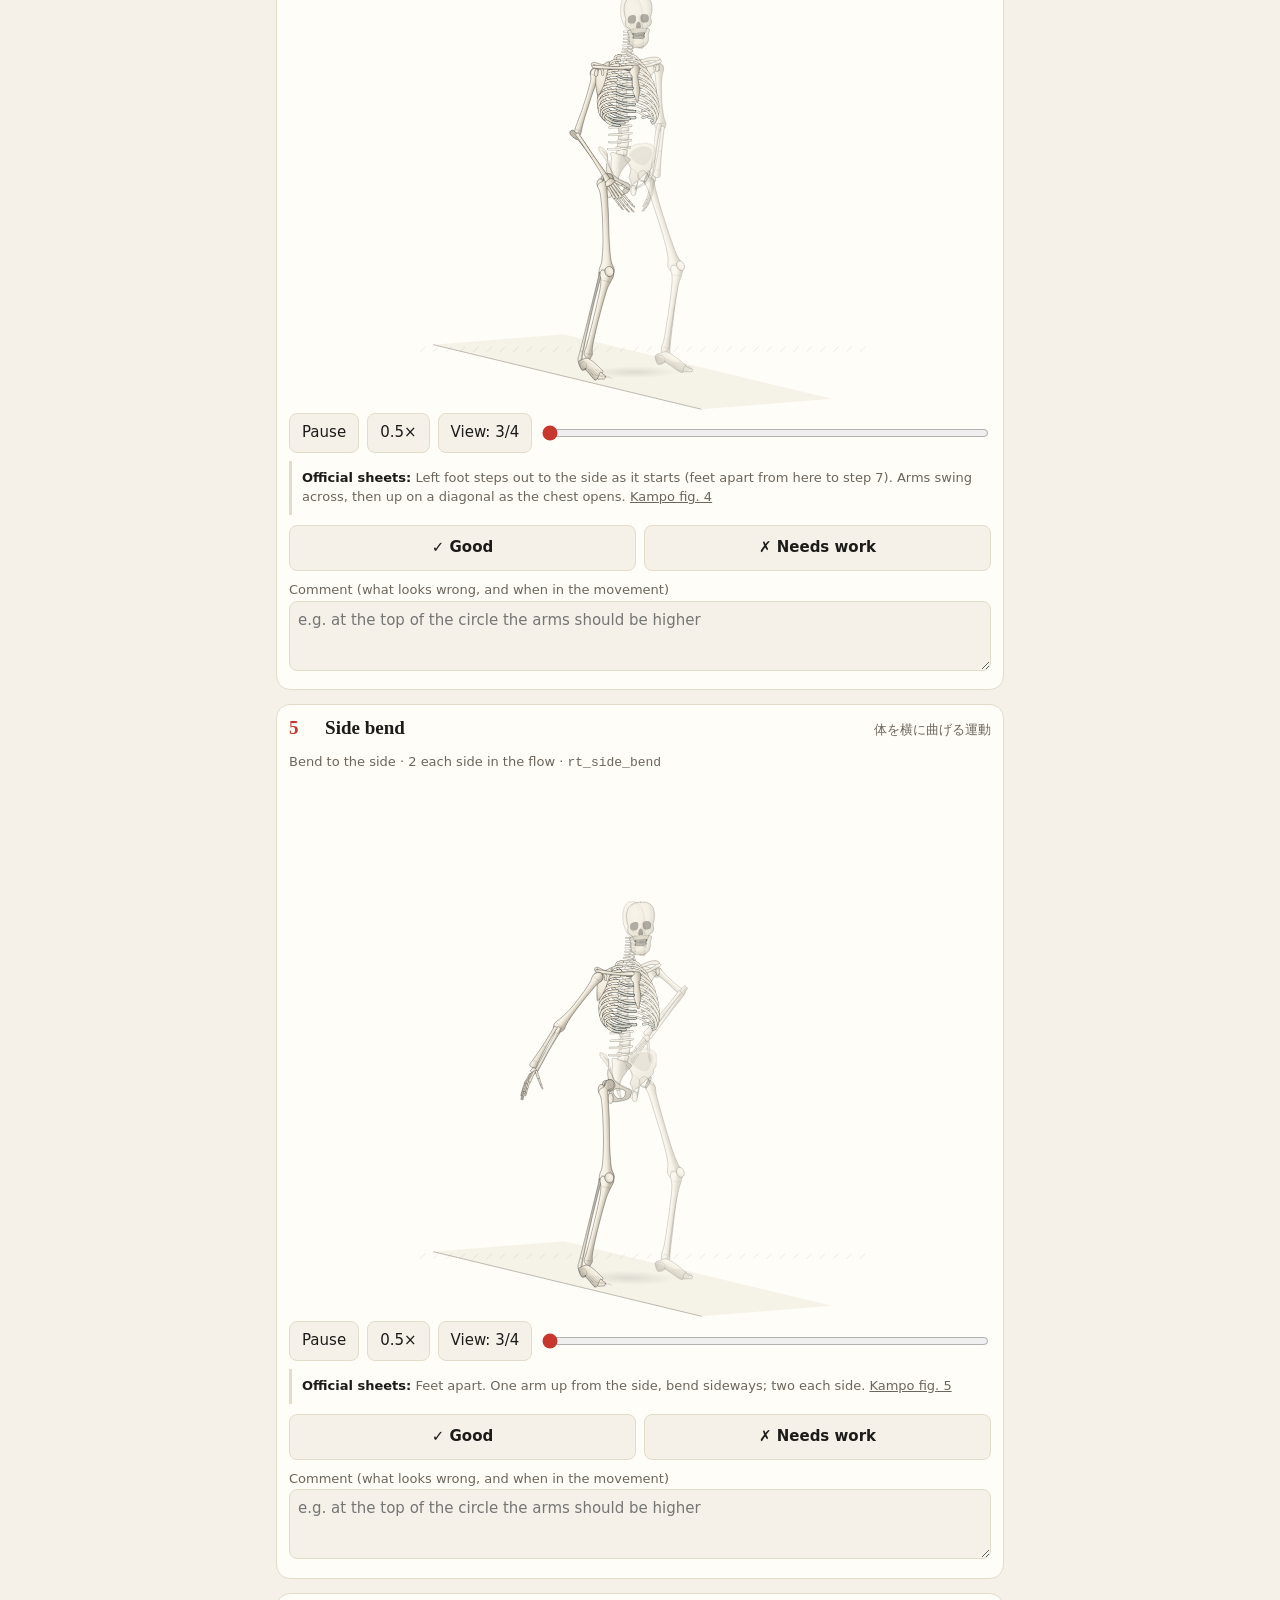
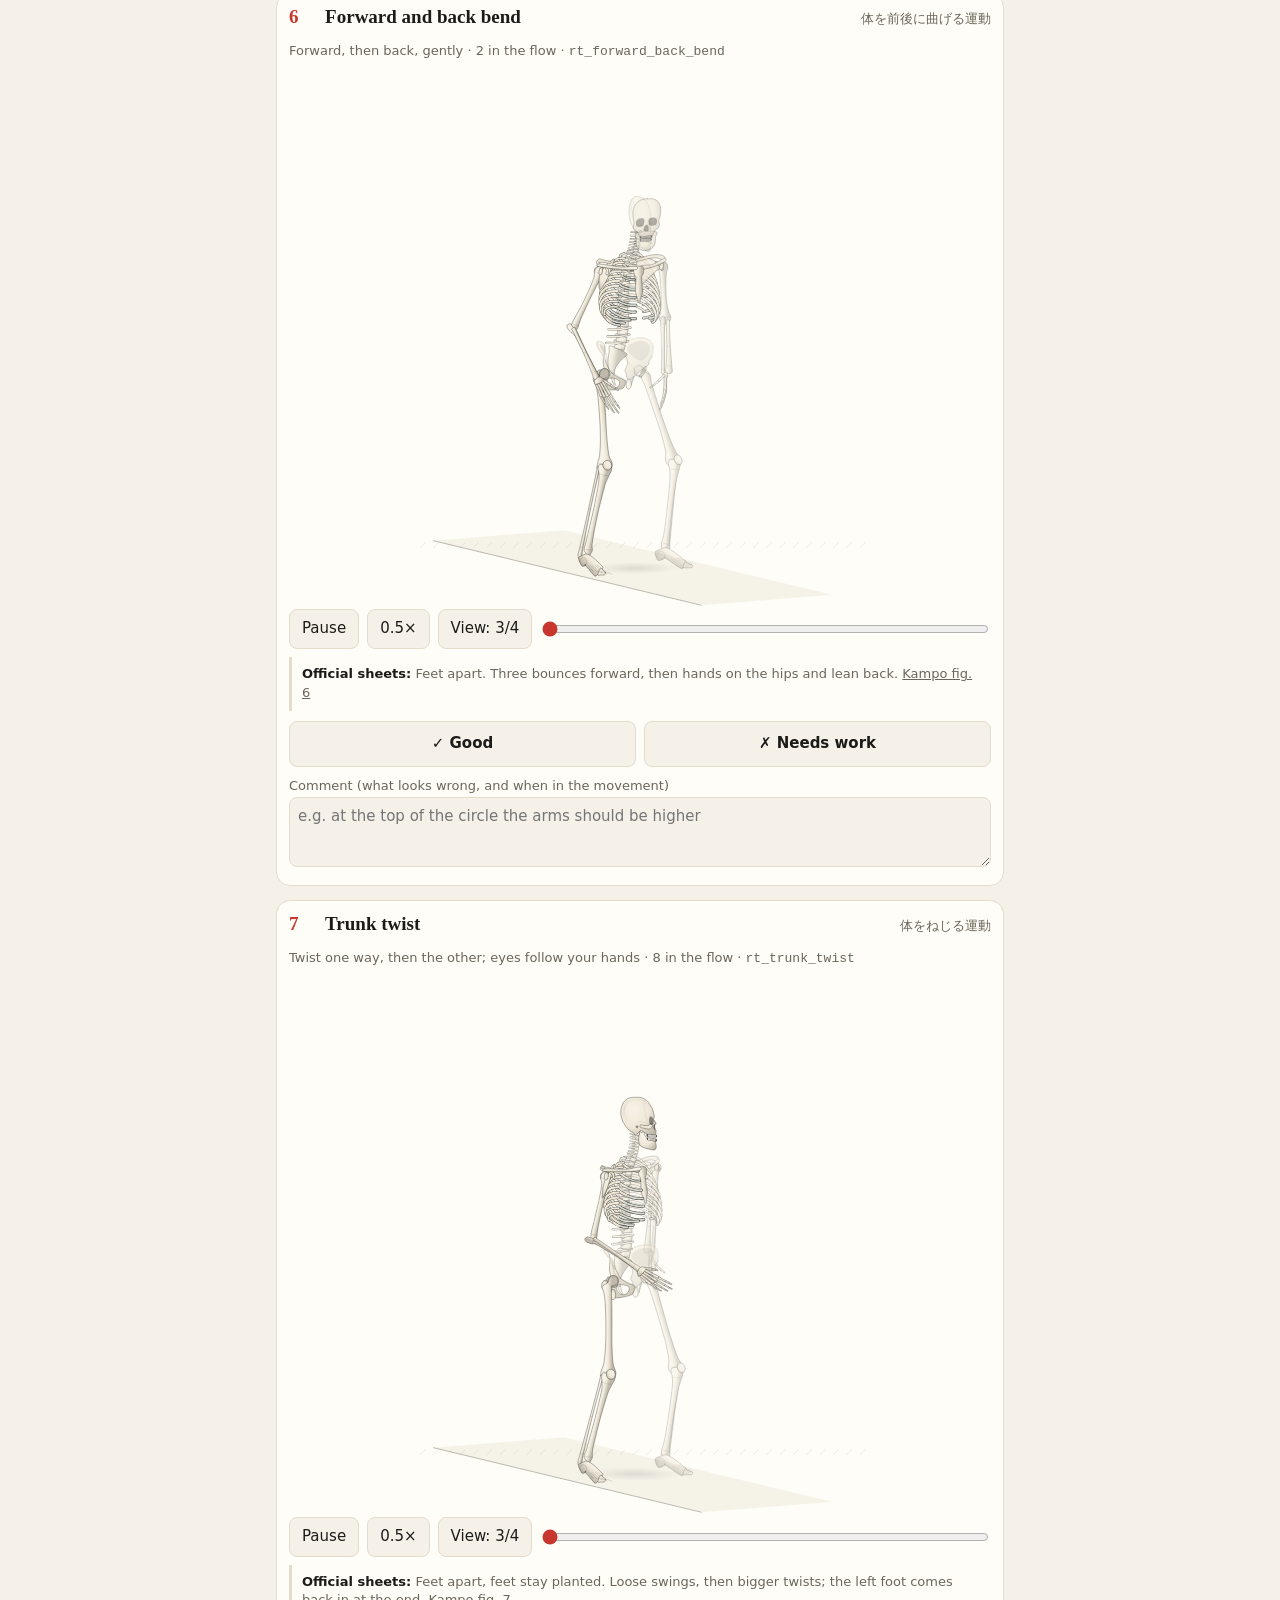
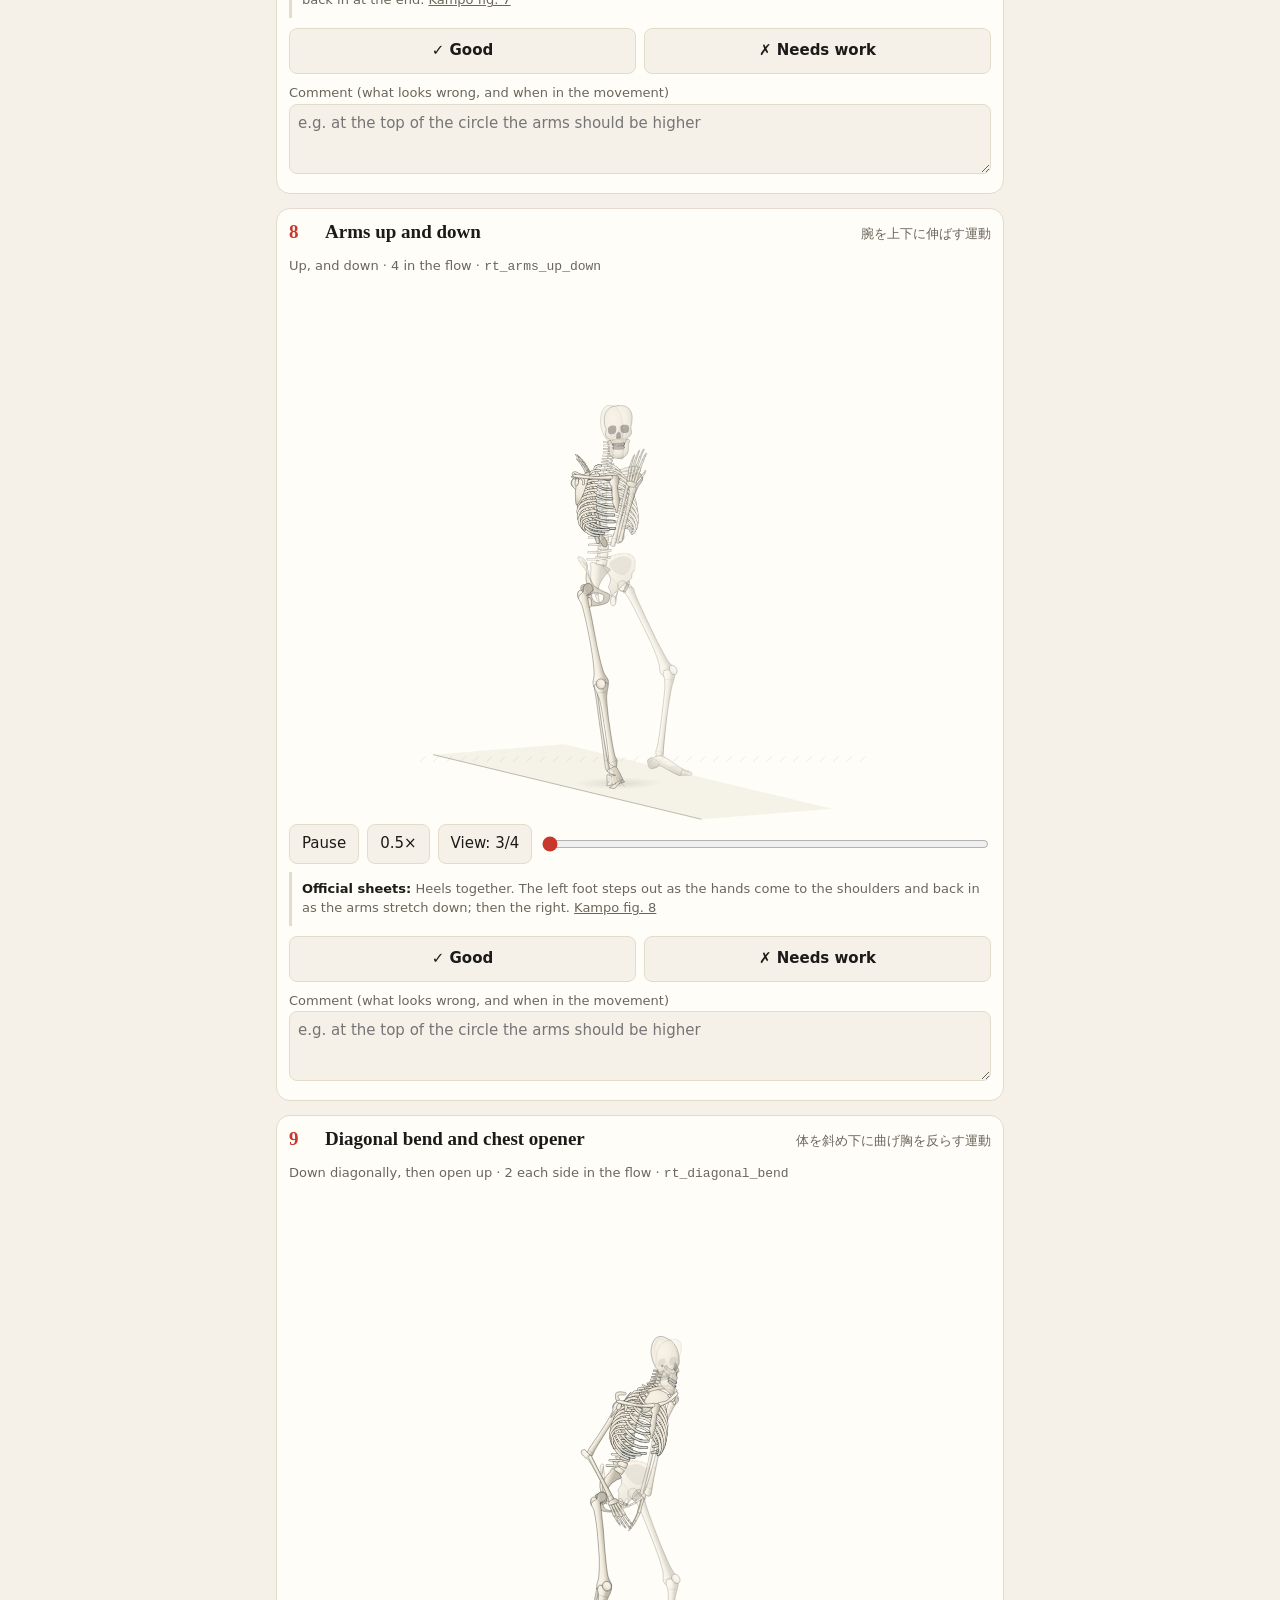
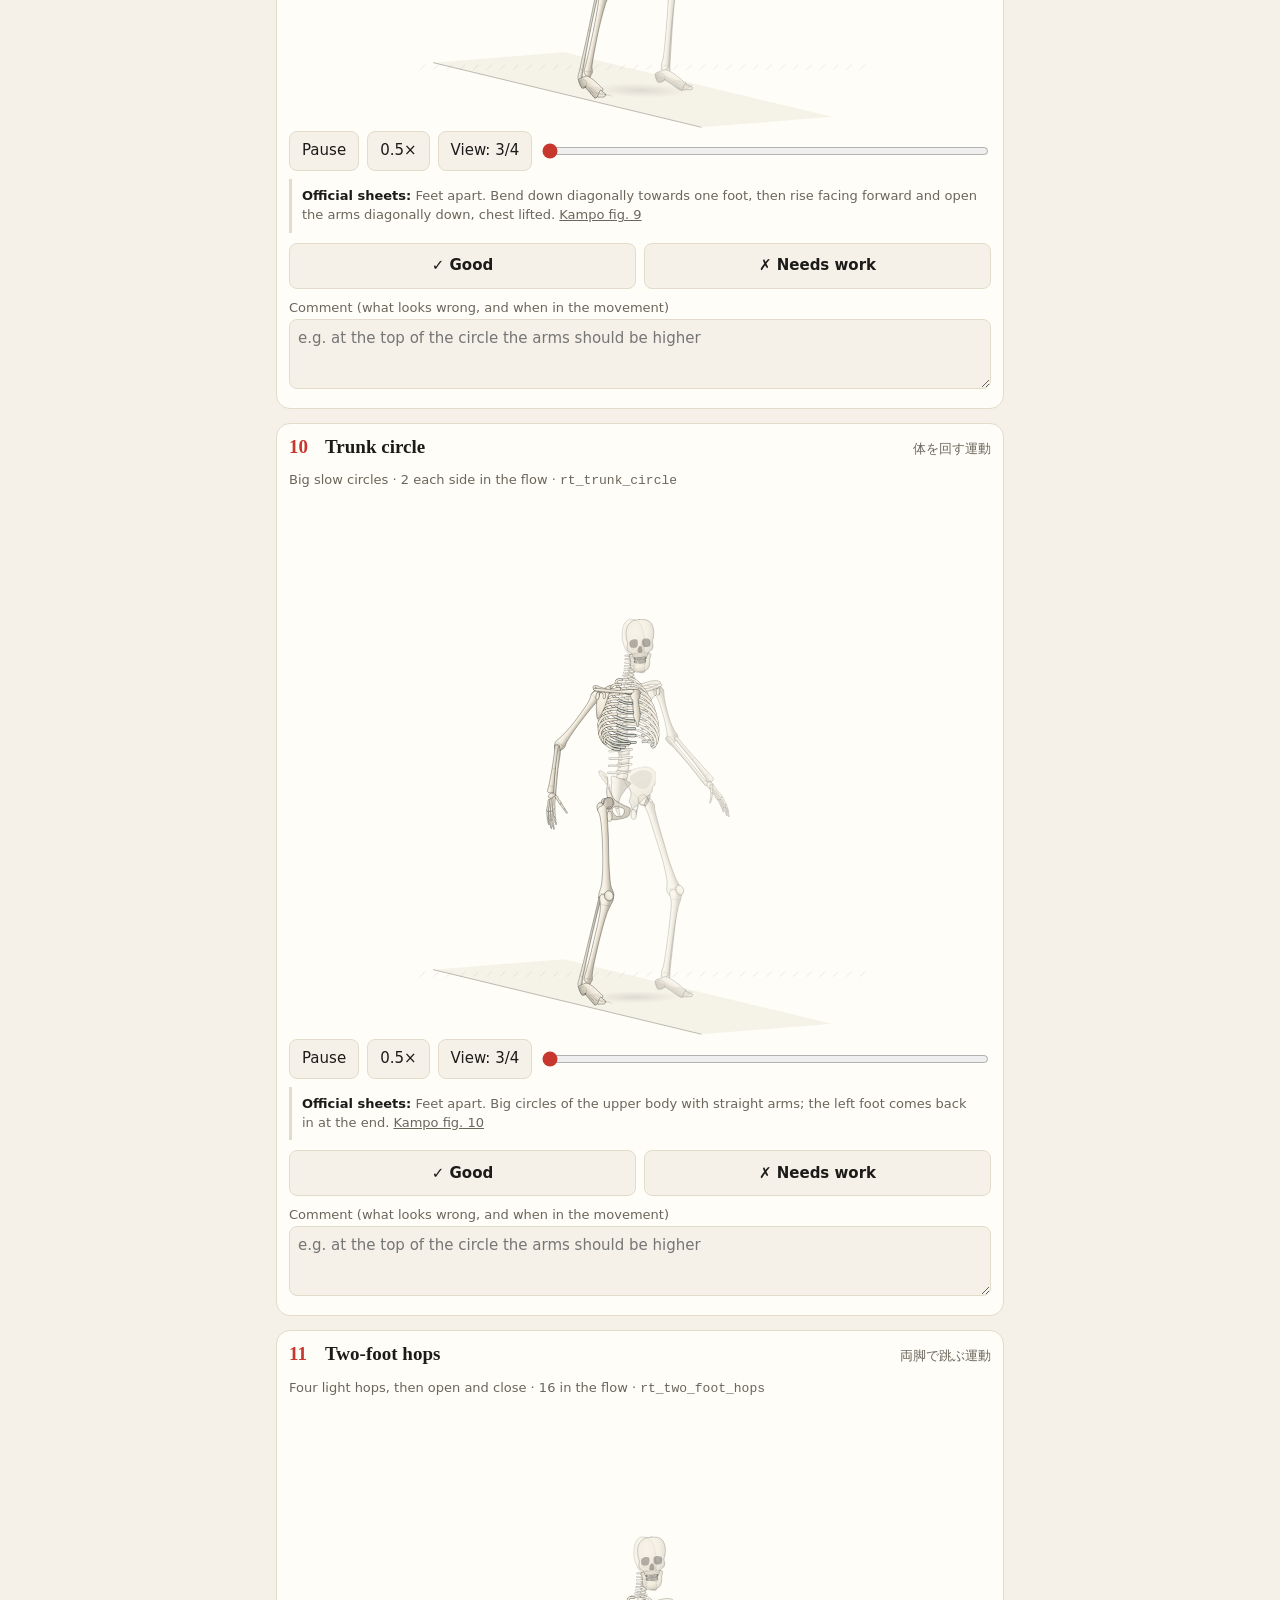
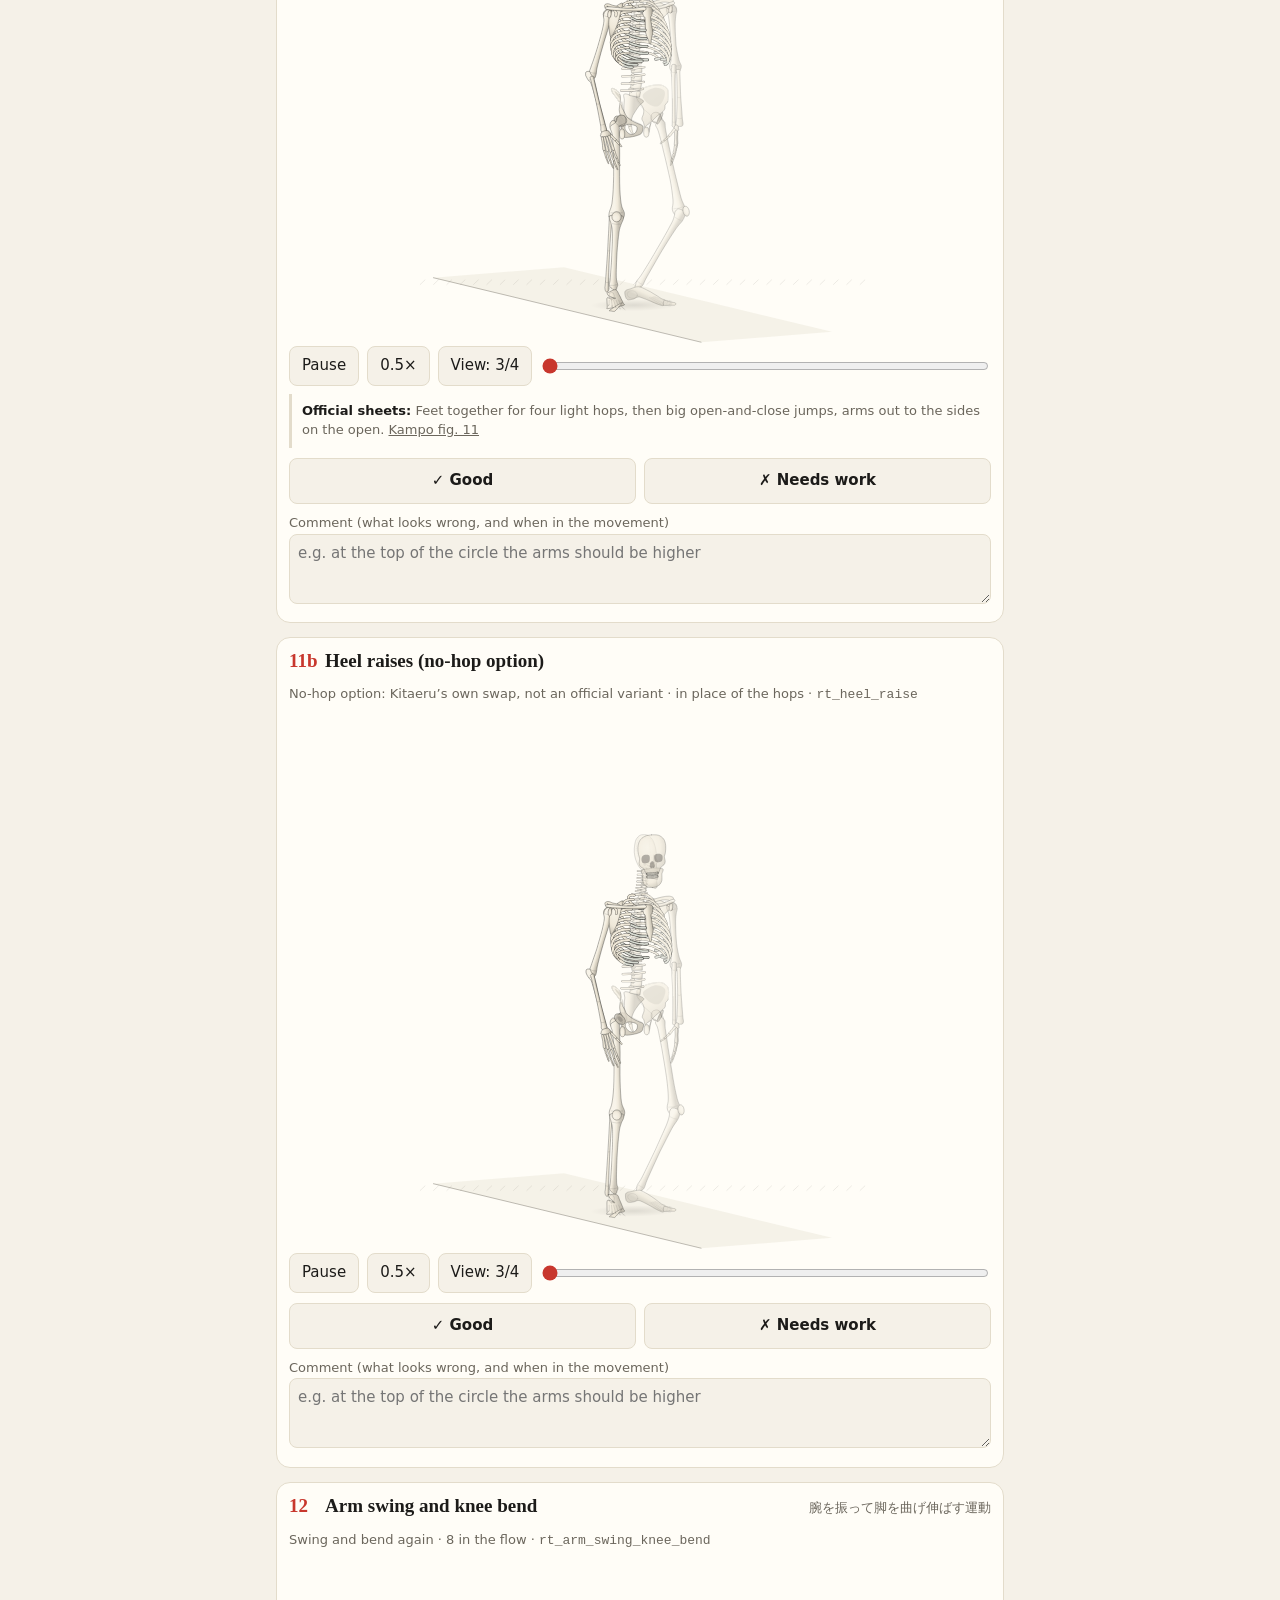
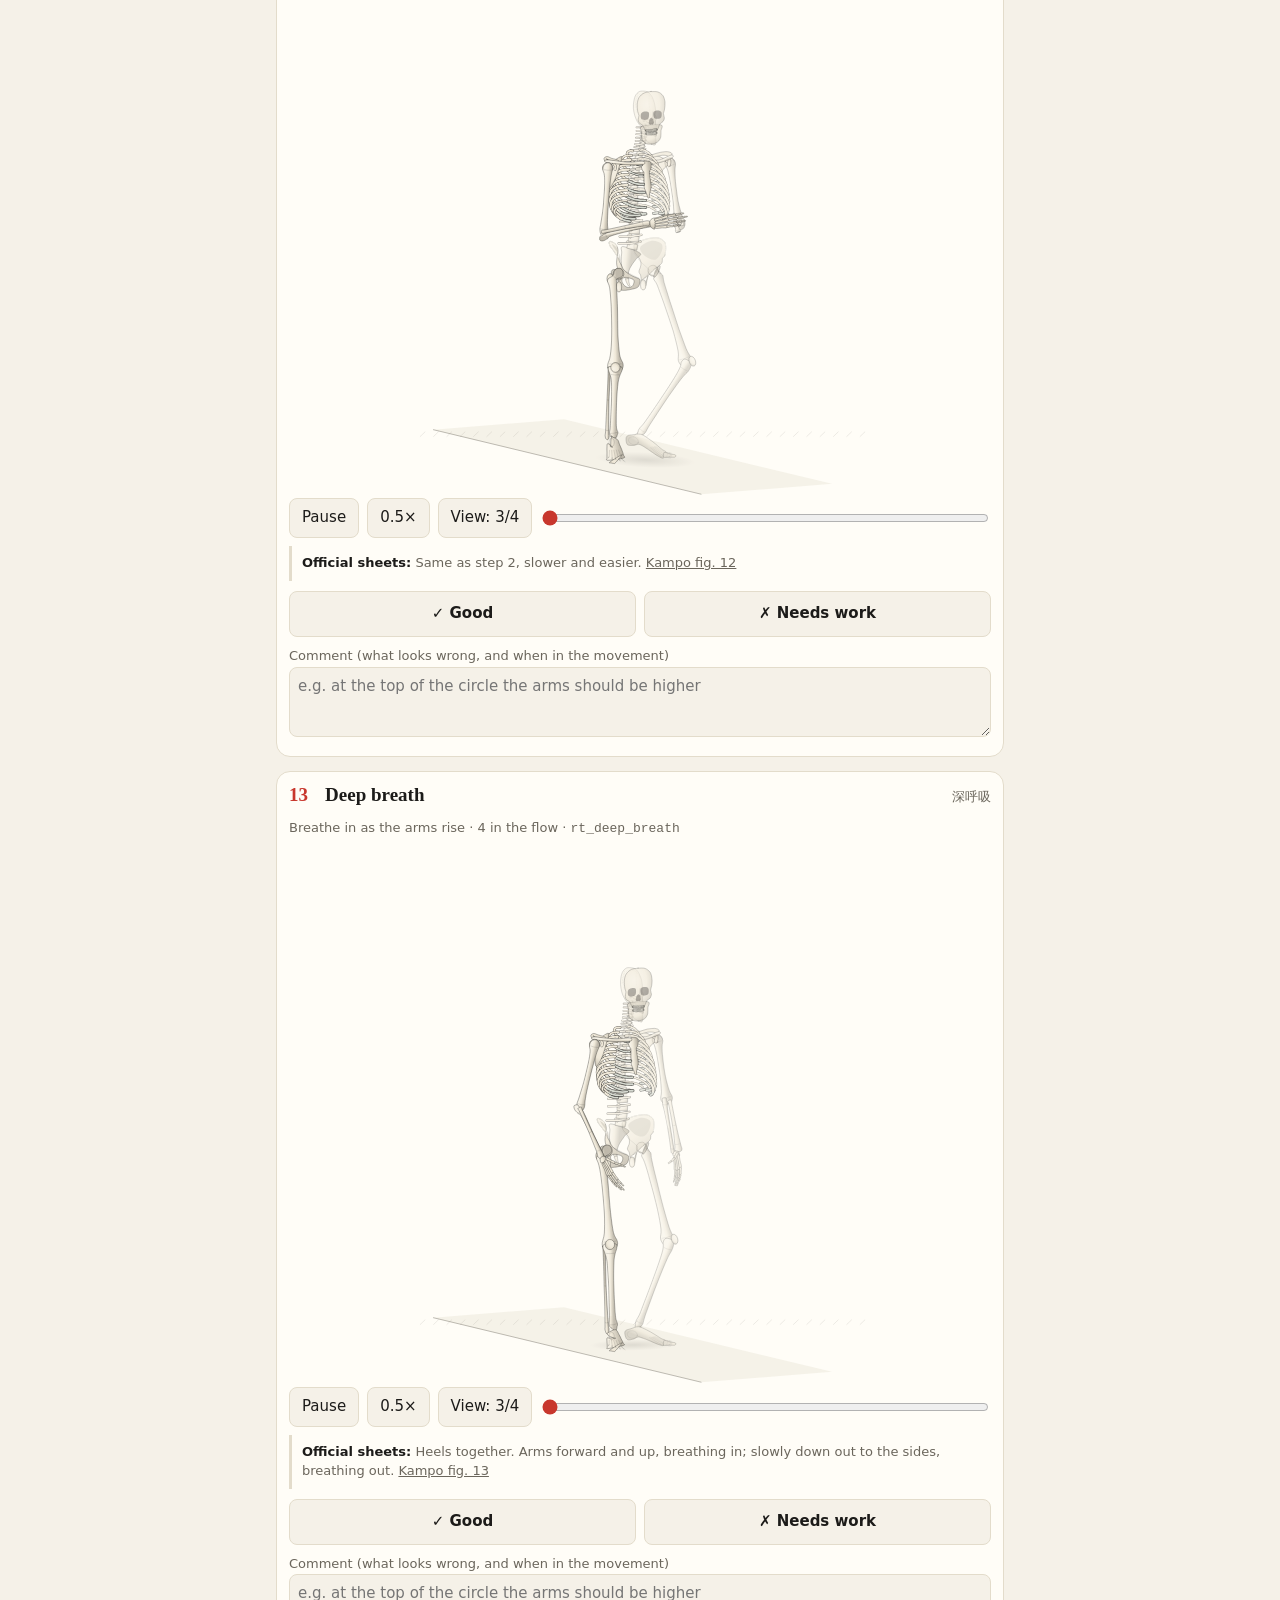
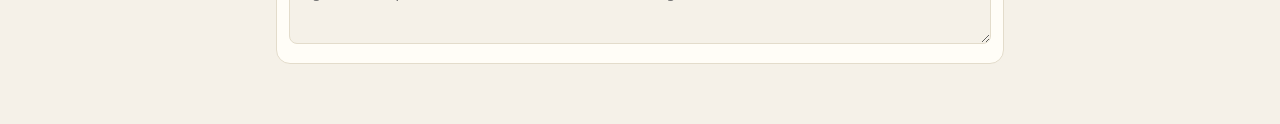
<file: taiso-check.html>
<!doctype html>
<html lang="en">
<head>
<meta charset="utf-8">
<meta name="viewport" content="width=device-width, initial-scale=1">
<title>Taisō check</title>
<link rel="icon" href="icons/favicon.svg" type="image/svg+xml">
<style>
  :root {
    --bg: #F5F1E8; --surface: #FFFDF7; --ink: #1C1B19; --ink-muted: #6B665C; --line: #E3DCCB;
    --accent: #C8372D; --accent-2: #D9A441; --ok: #3F7D58;
    --muscle-primary: #C8372D; --muscle-secondary: #D9A441; --bone: #EFE8D8; --joint: #8A8374;
  }
  @media (prefers-color-scheme: dark) {
    :root:not([data-theme="light"]) {
      --bg: #121110; --surface: #1C1A18; --ink: #EFEAE0; --ink-muted: #A39D90; --line: #2E2B27;
      --accent: #E0503F; --accent-2: #E3B45A; --ok: #6FB38A; --muscle-primary: #E0503F; --muscle-secondary: #E3B45A; --bone: #3A3631; --joint: #A39D90;
    }
  }
  :root[data-theme="dark"] {
    --bg: #121110; --surface: #1C1A18; --ink: #EFEAE0; --ink-muted: #A39D90; --line: #2E2B27;
    --accent: #E0503F; --accent-2: #E3B45A; --ok: #6FB38A; --muscle-primary: #E0503F; --muscle-secondary: #E3B45A; --bone: #3A3631; --joint: #A39D90;
  }
  * { box-sizing: border-box; }
  [hidden] { display: none !important; }
  body { margin: 0; background: var(--bg); color: var(--ink); font: 15px/1.45 system-ui, sans-serif; }
  header { display: flex; gap: 8px; align-items: center; flex-wrap: wrap; padding: 10px 16px; background: var(--surface); border-bottom: 1px solid var(--line); }
  header h1 { font: 600 17px Georgia, serif; margin: 0 8px 0 0; }
  .prog { color: var(--ink-muted); font-size: 13px; }
  .bar { flex: 1 1 120px; height: 6px; background: var(--line); border-radius: 3px; overflow: hidden; min-width: 80px; }
  .bar i { display: block; height: 100%; background: var(--ok); }
  button, select, textarea, input { font: inherit; color: var(--ink); background: var(--bg); border: 1px solid var(--line); border-radius: 8px; }
  button { min-height: 40px; padding: 4px 12px; cursor: pointer; }
  button[aria-pressed="true"] { background: var(--ink); color: var(--bg); }
  main { max-width: 760px; margin: 0 auto; padding: 12px 16px 60px; }
  .card { background: var(--surface); border: 1px solid var(--line); border-radius: 14px; padding: 12px; margin-bottom: 14px; }
  .meta { color: var(--ink-muted); font-size: 13px; }
  .hint { color: var(--ink-muted); font-size: 13px; margin: 6px 0 0; }
  a { color: inherit; }

  /* reference video */
  .video.pinned { position: sticky; top: 0; z-index: 5; box-shadow: 0 6px 18px rgba(0, 0, 0, .18); }
  .vrow { display: flex; gap: 8px; flex-wrap: wrap; }
  .vrow input { flex: 1 1 220px; min-height: 40px; padding: 4px 10px; min-width: 0; }
  .frame { position: relative; aspect-ratio: 16 / 9; margin-top: 8px; background: #000; border-radius: 10px; overflow: hidden; }
  .frame iframe { position: absolute; inset: 0; width: 100%; height: 100%; border: 0; }
  .video.pinned { padding: 8px; }
  .video.pinned .frame { margin-top: 0; aspect-ratio: auto; height: min(32vh, calc((min(100vw, 760px) - 50px) * 9 / 16)); }
  .video.pinned > label, .video.pinned .vrow, .video.pinned .hint, .video.pinned #vclear, .video.pinned #vopen { display: none; }
  .video.pinned .vtools { margin-top: 6px; }
  .video.pinned #vpin { min-height: 32px; padding: 2px 10px; font-size: 13px; }
  .video .vtools { display: flex; gap: 8px; align-items: center; flex-wrap: wrap; margin-top: 8px; }

  /* steps */
  .top { display: flex; justify-content: space-between; align-items: baseline; gap: 8px; flex-wrap: wrap; }
  .top h2 { font: 600 19px Georgia, serif; margin: 0; }
  .num { display: inline-block; min-width: 1.9em; color: var(--accent); }
  .ja { color: var(--ink-muted); font-size: 13px; }
  .stage { position: relative; aspect-ratio: 4 / 3; margin: 8px 0; }
  .stage > svg { position: absolute; inset: 0; width: 100% !important; height: 100% !important; max-width: none !important; }
  .controls { display: flex; gap: 8px; flex-wrap: wrap; align-items: center; }
  .controls input[type=range] { flex: 1 1 120px; accent-color: var(--accent); min-width: 0; border: 0; background: none; }
  .official { font-size: 13px; margin: 8px 0 0; padding: 8px 10px; border-left: 3px solid var(--line); color: var(--ink-muted); }
  .official b { color: var(--ink); font-weight: 600; }
  .verdict { display: grid; grid-template-columns: 1fr 1fr; gap: 8px; margin: 10px 0 8px; }
  .verdict button { min-height: 46px; font-weight: 600; }
  .verdict [data-v="good"][aria-pressed="true"] { background: var(--ok); border-color: var(--ok); color: #fff; }
  .verdict [data-v="fix"][aria-pressed="true"] { background: var(--accent); border-color: var(--accent); color: #fff; }
  textarea { width: 100%; min-height: 70px; padding: 8px; resize: vertical; }
  .toast { position: fixed; left: 50%; bottom: 20px; transform: translateX(-50%); background: var(--ink); color: var(--bg);
    padding: 10px 16px; border-radius: 999px; font-size: 14px; opacity: 0; transition: opacity .2s; pointer-events: none; z-index: 10; }
  .toast.on { opacity: 1; }
</style>
</head>
<body>
<header>
  <h1>鍛える · Taisō check</h1>
  <span class="prog" id="prog"></span>
  <span class="bar"><i id="bar"></i></span>
  <button id="theme">Theme</button>
  <button id="export">Export notes</button>
  <button id="import">Import</button>
</header>
<main>
  <section class="card video" id="video">
    <label class="meta" for="vurl">Reference video: paste a YouTube link and press Load</label>
    <div class="vrow">
      <input id="vurl" type="url" inputmode="url" placeholder="https://www.youtube.com/watch?v=…" autocomplete="off">
      <button id="vload">Load</button>
    </div>
    <div class="frame" id="vframe" hidden></div>
    <div class="vtools" id="vtools" hidden>
      <button id="vpin" aria-pressed="false">Keep video on screen</button>
      <button id="vclear">Remove</button>
      <a id="vopen" class="meta" href="#" target="_blank" rel="noopener">Open on YouTube</a>
    </div>
    <p class="hint">Official reference: <a href="#" id="vkampo">Japan Post Insurance's Radio Taiso No. 1 video</a> (fills the box).
      An unofficial video is a lead, not a source.</p>
  </section>
  <p class="hint">Each step loops on its own at the Morning Taisō pace. Mark it Good or Needs work and say what looks wrong and when.
    Notes save on this device; press <strong>Export notes</strong> to copy them and download a file for Claude.</p>
  <div id="steps"></div>
</main>
<div class="toast" id="toast" role="status"></div>
<input type="file" id="file" accept=".json,application/json" hidden>
<script type="module">
  // Founder check of the Morning Taisō (Radio Taiso No. 1) steps: every step in routine order, each looping on its own, next
  // to a reference video. Same Good / Needs work + comment pattern and storage as anim-review.html.
  import { createPlatePlayer } from './js/anim/v2/plate.js';
  import { CLIPS } from './js/anim/v2/clips/lib.js';
  import './js/anim/v2/clips/taiso.js';
  import { ALL_BY_ID } from './js/data/exercises.js';
  import { showsMuscles } from './js/data/traditions.js';

  const KEY = 'kitaeru.taisoCheck.v1', VKEY = 'kitaeru.taisoCheck.video';
  const esc = s => String(s ?? '').replace(/[&<>"]/g, c => ({ '&': '&amp;', '<': '&lt;', '>': '&gt;', '"': '&quot;' }[c]));
  const $ = s => document.querySelector(s);
  const load = () => { try { return JSON.parse(localStorage.getItem(KEY)) || {}; } catch { return {}; } };
  let notes = load();
  const save = () => { try { localStorage.setItem(KEY, JSON.stringify(notes)); } catch { /* private mode: export still works */ } };
  function toast(msg) { const t = $('#toast'); t.textContent = msg; t.classList.add('on'); clearTimeout(toast.t); toast.t = setTimeout(() => t.classList.remove('on'), 2200); }

  // ---- what the official sheets show for each step (Kampo standing guide figs 1-13, NHK sheet; fact-check 2026-09-29)
  const KAMPO = n => `https://www.jp-life.japanpost.jp/assets/img/i_hlt_rdo_d1_${String(n).padStart(2, '0')}.png`;
  const OFFICIAL = {
    1: 'Heels together. Arms forward and up, breathing in; down out to the sides, breathing out.',
    2: 'Heels together. From arms crossed at chest height, heels up: arms swing down and out as the knees bend deeply and straighten, then swing back to cross as the heels lower and lift.',
    3: 'Heels together. Straight arms; both circles cross the wrists right overhead, upper arms by the ears. First circle up the sides, then the other way.',
    4: 'Left foot steps out to the side as it starts (feet apart from here to step 7). Arms swing across, then up on a diagonal as the chest opens.',
    5: 'Feet apart. One arm up from the side, bend sideways; two each side.',
    6: 'Feet apart. Three bounces forward, then hands on the hips and lean back.',
    7: 'Feet apart, feet stay planted. Loose swings, then bigger twists; the left foot comes back in at the end.',
    8: 'Heels together. The left foot steps out as the hands come to the shoulders and back in as the arms stretch down; then the right.',
    9: 'Feet apart. Bend down diagonally towards one foot, then rise facing forward and open the arms diagonally down, chest lifted.',
    10: 'Feet apart. Big circles of the upper body with straight arms; the left foot comes back in at the end.',
    11: 'Feet together for four light hops, then big open-and-close jumps, arms out to the sides on the open.',
    12: 'Same as step 2, slower and easier.',
    13: 'Heels together. Arms forward and up, breathing in; slowly down out to the sides, breathing out.',
  };

  // ---- the steps, in routine order (the heel-raise swap sits beside the hops, as in the flow)
  const flow = ALL_BY_ID.radio_taiso_1.sequence;
  const steps = [];
  flow.forEach((st, i) => {
    const n = i + 1, count = st.side === 'both' ? st.reps * 2 : st.reps;
    steps.push({ key: String(n), n: String(n), fig: n, id: st.move, cue: st.cue, pace: st.sec / count, reps: st.reps, side: st.side });
    if (st.move === 'rt_two_foot_hops') steps.push({ key: '11b', n: '11b', fig: 11, id: 'rt_heel_raise', cue: 'No-hop option: Kitaeru’s own swap, not an official variant',
      pace: st.sec / count, reps: st.reps, alt: true });
  });

  // ---- views: the clip's own 3/4 view, or front / side. A camera change is a clone of the clip with another camera; all
  // the Taisō clips of one view share one frame (as in the flow), so they are made together.
  const VIEWS = { '3/4': null, Front: { az: 90, el: 5 }, Side: { az: 0, el: 5 } };
  const viewId = (id, v) => {
    const cam = VIEWS[v]; if (!cam) return id;
    const vid = `${id}@${v}`;
    if (!CLIPS[vid]) for (const s of steps) {
      const c = CLIPS[s.id], k = `${s.id}@${v}`; if (CLIPS[k]) continue;
      const o = { ...c, cam, frame: `${c.frame}@${v}` }; delete o._vb; delete o._vb1;
      CLIPS[k] = o;
    }
    return vid;
  };

  function progress() {
    const done = steps.filter(s => notes[s.key]?.verdict).length, fix = steps.filter(s => notes[s.key]?.verdict === 'fix').length;
    $('#prog').textContent = `${done} of ${steps.length} marked · ${fix} need work`;
    $('#bar').style.width = `${(100 * done / steps.length).toFixed(1)}%`;
  }

  const players = [];
  for (const s of steps) {
    const ex = ALL_BY_ID[s.id], n = notes[s.key] || {};
    const card = document.createElement('section'); card.className = 'card'; card.id = 'step-' + s.key;
    card.innerHTML = `
      <div class="top"><h2><span class="num">${esc(s.n)}</span>${esc(ex?.name || s.id)}</h2>
        <span class="ja">${esc(ex?.nativeName?.text || ex?.nativeName?.ja || '')}</span></div>
      <p class="meta">${esc(s.cue)} · ${s.alt ? 'in place of the hops' : `${s.reps}${s.side === 'both' ? ' each side' : ''} in the flow`} · <code>${esc(s.id)}</code></p>
      <div class="stage"></div>
      <div class="controls">
        <button data-a="pp">Pause</button>
        <button data-a="slow" aria-pressed="false">0.5×</button>
        <button data-a="view">View: 3/4</button>
        <input type="range" min="0" max="1" step="0.01" value="0" aria-label="Scrub through the movement">
      </div>
      ${OFFICIAL[s.fig] && !s.alt ? `<p class="official"><b>Official sheets:</b> ${esc(OFFICIAL[s.fig])} <a href="${KAMPO(s.fig)}" target="_blank" rel="noopener">Kampo fig. ${s.fig}</a></p>` : ''}
      <div class="verdict" role="group" aria-label="Verdict">
        <button data-v="good" aria-pressed="${n.verdict === 'good'}">✓ Good</button>
        <button data-v="fix" aria-pressed="${n.verdict === 'fix'}">✗ Needs work</button>
      </div>
      <label class="meta" for="note-${s.key}">Comment (what looks wrong, and when in the movement)</label>
      <textarea id="note-${s.key}" placeholder="e.g. at the top of the circle the arms should be higher">${esc(n.note)}</textarea>`;
    $('#steps').append(card);

    const m = ex ? ex.muscles : { primary: [], secondary: [] }, muscles = showsMuscles(ex);   // Morning Taisō: no muscle highlight (TRADITIONS.radio_taiso.showMuscles)
    const st = { view: '3/4', slow: false, paused: false };
    const player = createPlatePlayer(card.querySelector('.stage'), s.id, { primary: m.primary, secondary: m.secondary, size: 640, pace: s.pace, flow: true, muscles });
    players.push(player);
    const pace = () => player.setPace(s.pace * (st.slow ? 2 : 1));
    const b = a => card.querySelector(`[data-a="${a}"]`), scrub = card.querySelector('input[type=range]');
    b('pp').onclick = () => { st.paused = !st.paused; st.paused ? player.pause() : player.play(); b('pp').textContent = st.paused ? 'Play' : 'Pause'; };
    b('slow').onclick = () => { st.slow = !st.slow; b('slow').setAttribute('aria-pressed', st.slow); pace(); };
    b('view').onclick = () => {
      const vs = Object.keys(VIEWS); st.view = vs[(vs.indexOf(st.view) + 1) % vs.length];
      player.setAnim(viewId(s.id, st.view), m.primary, m.secondary, { flow: true, muscles }); pace();
      if (st.paused) player.seek(+scrub.value);
      b('view').textContent = `View: ${st.view}`;
    };
    scrub.oninput = () => { st.paused = true; b('pp').textContent = 'Play'; player.pause(); player.seek(+scrub.value); };
    card.querySelectorAll('.verdict button').forEach(btn => btn.onclick = () => {
      const v = btn.dataset.v; notes[s.key] = { ...notes[s.key], verdict: notes[s.key]?.verdict === v ? null : v, at: new Date().toISOString() };
      card.querySelectorAll('.verdict button').forEach(x => x.setAttribute('aria-pressed', notes[s.key].verdict === x.dataset.v));
      save(); progress();
    });
    card.querySelector('textarea').oninput = e => { notes[s.key] = { ...notes[s.key], note: e.target.value, at: new Date().toISOString() }; save(); };
  }

  // ---- reference video (YouTube, privacy-enhanced embed)
  function ytId(u) {
    u = String(u || '').trim(); if (!u) return null;
    if (/^[\w-]{11}$/.test(u)) return { id: u, t: 0 };
    let url; try { url = new URL(/^https?:/i.test(u) ? u : 'https://' + u); } catch { return null; }
    const h = url.hostname.replace(/^(www|m|music)\./, ''), p = url.pathname.split('/').filter(Boolean);
    let id = null;
    if (h === 'youtu.be') id = p[0];
    else if (/(^|\.)youtube(-nocookie)?\.com$/.test(h)) id = url.searchParams.get('v') || (['embed', 'shorts', 'live', 'v'].includes(p[0]) ? p[1] : null);
    if (!id || !/^[\w-]{11}$/.test(id)) return null;
    const t = url.searchParams.get('t') || url.searchParams.get('start') || '';
    const m = /^(?:(\d+)h)?(?:(\d+)m)?(?:(\d+)s?)?$/.exec(t);
    return { id, t: m ? (+m[1] || 0) * 3600 + (+m[2] || 0) * 60 + (+m[3] || 0) : 0 };
  }
  function loadVideo(u, quiet) {
    const v = ytId(u);
    if (!v) { if (!quiet) toast(u.trim() ? 'That is not a YouTube link' : 'Paste a YouTube link first'); return; }
    const f = $('#vframe');
    f.innerHTML = `<iframe src="https://www.youtube-nocookie.com/embed/${v.id}?playsinline=1&rel=0${v.t ? '&start=' + v.t : ''}" title="Reference video"
      allow="autoplay; encrypted-media; picture-in-picture; fullscreen" referrerpolicy="strict-origin-when-cross-origin"></iframe>`;
    f.hidden = false; $('#vtools').hidden = false;
    $('#vopen').href = `https://www.youtube.com/watch?v=${v.id}${v.t ? '&t=' + v.t + 's' : ''}`;   // (if a video does not allow embedding)
    try { localStorage.setItem(VKEY, u.trim()); } catch { /* ignore */ }
  }
  $('#vload').onclick = () => loadVideo($('#vurl').value);
  $('#vurl').onkeydown = e => { if (e.key === 'Enter') loadVideo($('#vurl').value); };
  $('#vkampo').onclick = e => { e.preventDefault(); $('#vurl').value = 'https://www.youtube.com/watch?v=SGPBSqxKGAc'; loadVideo($('#vurl').value); };
  $('#vclear').onclick = () => {
    $('#vframe').innerHTML = ''; $('#vframe').hidden = true; $('#vtools').hidden = true; $('#vurl').value = '';
    $('#video').classList.remove('pinned'); $('#vpin').setAttribute('aria-pressed', 'false'); $('#vpin').textContent = 'Keep video on screen';
    try { localStorage.removeItem(VKEY); } catch { /* ignore */ }
  };
  $('#vpin').onclick = () => {
    const on = !$('#video').classList.contains('pinned'); $('#video').classList.toggle('pinned', on);
    $('#vpin').setAttribute('aria-pressed', on); $('#vpin').textContent = on ? 'Unpin video' : 'Keep video on screen';
  };
  try { const last = localStorage.getItem(VKEY); if (last) { $('#vurl').value = last; loadVideo(last, true); } } catch { /* ignore */ }

  // ---- export / import (as anim-review.html)
  const nameOf = s => `${s.n}. ${ALL_BY_ID[s.id]?.name || s.id}`;
  function exportNotes() {
    const marked = steps.filter(s => notes[s.key]?.verdict || notes[s.key]?.note);
    const lines = [`Kitaeru Taisō check · ${new Date().toISOString().slice(0, 10)}`, `${steps.filter(s => notes[s.key]?.verdict).length}/${steps.length} marked`];
    try { const v = localStorage.getItem(VKEY); if (v) lines.push(`Reference video: ${v}`); } catch { /* ignore */ }
    lines.push('');
    for (const v of ['fix', 'good', null]) {
      const set = marked.filter(s => (notes[s.key]?.verdict || null) === v); if (!set.length) continue;
      lines.push(v === 'fix' ? '## Needs work' : v === 'good' ? '## Good' : '## Comment only');
      for (const s of set) lines.push(`- ${nameOf(s)} (${s.id})${notes[s.key]?.note ? `: ${notes[s.key].note.replace(/\s+/g, ' ').trim()}` : ''}`);
      lines.push('');
    }
    const text = lines.join('\n');
    try { navigator.clipboard?.writeText(text); } catch { /* ignore */ }
    const blob = new Blob([JSON.stringify({ version: 1, kind: 'taiso-check', exported: new Date().toISOString(), steps: steps.map(s => ({ key: s.key, id: s.id })), notes }, null, 2)], { type: 'application/json' });
    const a = Object.assign(document.createElement('a'), { href: URL.createObjectURL(blob), download: `kitaeru-taiso-check-${new Date().toISOString().slice(0, 10)}.json` });
    document.body.append(a); a.click(); a.remove();
    toast('Notes copied and downloaded');
  }
  $('#export').onclick = exportNotes;
  $('#import').onclick = () => $('#file').click();
  $('#file').onchange = async e => {
    try { const d = JSON.parse(await e.target.files[0].text()); if (!d.notes || d.kind !== 'taiso-check') throw 0; notes = { ...notes, ...d.notes }; save(); location.reload(); }
    catch { toast('That file is not a Taisō check export'); }
    e.target.value = '';
  };
  $('#theme').onclick = () => {
    const r = document.documentElement, dark = r.dataset.theme ? r.dataset.theme === 'dark' : matchMedia('(prefers-color-scheme: dark)').matches;
    r.dataset.theme = dark ? 'light' : 'dark';
  };
  progress();
  window.ktTaiso = { players, steps, CLIPS };   // (debugging)
</script>
</body>
</html>
</file>
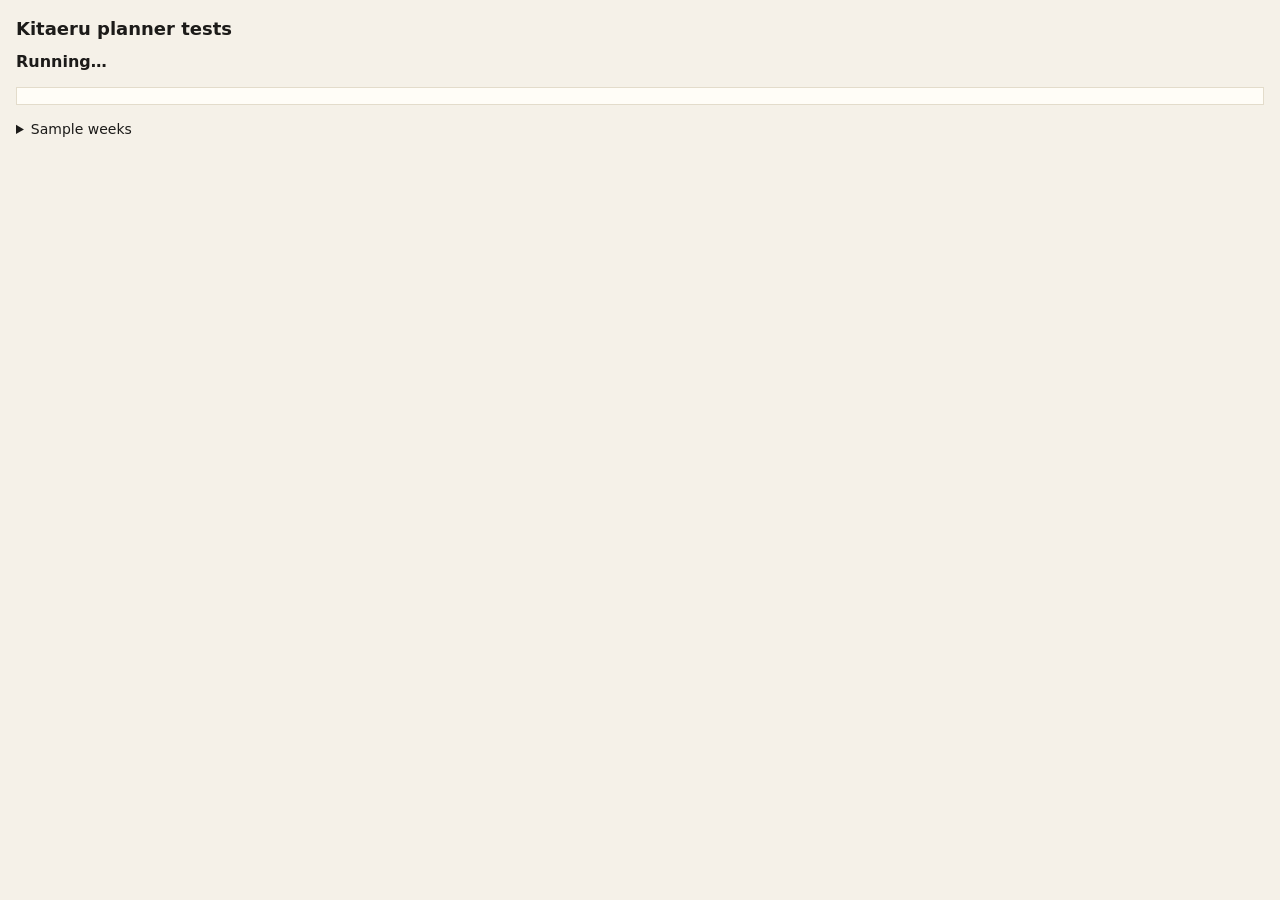
<file: tests/planner.test.html>
<!doctype html>
<html lang="en">
<head>
<meta charset="utf-8">
<meta name="viewport" content="width=device-width, initial-scale=1">
<title>Planner tests</title>
<style>
  :root { --bg: #F5F1E8; --ink: #1C1B19; --ok: #3F7D58; --bad: #C8372D; --muted: #6B665C; }
  body { background: var(--bg); color: var(--ink); font: 14px/1.45 system-ui, sans-serif; margin: 16px; }
  h1 { font-size: 18px; margin: 0 0 8px; }
  #summary { font-size: 16px; font-weight: 600; margin: 8px 0 12px; }
  .pass { color: var(--ok); } .fail { color: var(--bad); }
  pre { white-space: pre-wrap; background: #FFFDF7; border: 1px solid #E3DCCB; padding: 8px; max-height: 60vh; overflow: auto; }
  details { margin: 6px 0; }
</style>
</head>
<body>
<h1>Kitaeru planner tests</h1>
<div id="summary">Running…</div>
<pre id="fails"></pre>
<details><summary>Sample weeks</summary><pre id="sample"></pre></details>
<script type="module">
import { EXERCISES, ALL_EXERCISES, ALL_BY_ID, ALL_FAMILIES, FAMILIES, byId as visibleById, flowSeconds, flowSteps, familyLadder, varietyFor, isVisible } from '../js/data/exercises.js';
import { TRADITIONS, EXCLUDED_TRADITIONS, RADIO_TAISO_ATTRIBUTION, setTraditionPreview, traditionPreview, traditionVisible, contentVisible, showsMuscles, bodyLook } from '../js/data/traditions.js';
import { MUSCLE_IDS } from '../js/data/muscles.js';
import { hasAnimation, exerciseAnimated, registerAnimationIds, clearRegisteredAnimationIds, animationGateVersion } from '../js/data/animated.js';
import { ANIMS } from '../js/anim/poses.js';
import { V2_IDS, V2_DRAFT } from '../js/anim/v2/ids.js';
import * as P from '../js/engine/planner.js';

const byId = Object.fromEntries(EXERCISES.map(e => [e.id, e]));
let pass = 0, fail = 0;
const fails = [];
function ok(cond, msg) { if (cond) pass++; else { fail++; if (fails.length < 300) fails.push(msg); } }
const clone = o => JSON.parse(JSON.stringify(o));
const ALL_EQ = ['pullup_bar', 'dip_bars', 'rings', 'parallettes', 'resistance_band', 'bench', 'table', 'wall'];
const PUSH = ['push_horizontal', 'push_vertical', 'dip'], PULL = ['pull_vertical', 'pull_horizontal', 'pull_noequip'], HPULL = ['pull_horizontal', 'pull_noequip'];
const dflt = { 2: [1, 4], 3: [1, 3, 5], 4: [1, 2, 4, 5], 5: [1, 2, 3, 5, 6], 6: [1, 2, 3, 4, 5, 6] };

function mk(o = {}) {
  const days = o.daysPerWeek || 3;
  const bmi = o.bmi || 22, h = 175;
  const p = {
    name: 'T', goals: ['strength'], primaryGoal: 'strength', daysPerWeek: days, minutesPerSession: 30, preferredDays: dflt[days],
    age: 35, sex: 'male', heightCm: h, weightKg: Math.round(bmi * (h / 100) ** 2 * 10) / 10, units: 'metric', experience: 'some',
    baseline: { pushUps: null, pullUps: null, squats: null, plankSec: null }, injuries: [], equipment: [], space: 'medium', lowImpact: false, ...o,
  };
  if (o.primaryGoal && !o.goals) p.goals = [o.primaryGoal];
  delete p.bmi;
  return p;
}

const grid = [
  mk({ daysPerWeek: 2, minutesPerSession: 10 }),
  mk({ daysPerWeek: 2, minutesPerSession: 90, equipment: ALL_EQ }),
  mk({ daysPerWeek: 3, minutesPerSession: 20, equipment: ALL_EQ, primaryGoal: 'muscle' }),
  mk({ daysPerWeek: 3, minutesPerSession: 45, primaryGoal: 'endurance' }),
  mk({ daysPerWeek: 4, minutesPerSession: 15 }),
  mk({ daysPerWeek: 4, minutesPerSession: 60, equipment: ALL_EQ, experience: 'regular' }),
  mk({ daysPerWeek: 5, minutesPerSession: 30, primaryGoal: 'health' }),
  mk({ daysPerWeek: 5, minutesPerSession: 50, equipment: ALL_EQ, primaryGoal: 'muscle', experience: 'regular' }),
  mk({ daysPerWeek: 6, minutesPerSession: 25, experience: 'regular' }),
  mk({ daysPerWeek: 6, minutesPerSession: 75, equipment: ALL_EQ, experience: 'advanced' }),
  mk({ injuries: ['wrist'], daysPerWeek: 3, minutesPerSession: 30 }),
  mk({ injuries: ['elbow'], daysPerWeek: 4, minutesPerSession: 45, equipment: ALL_EQ, experience: 'regular' }),
  mk({ injuries: ['shoulder'], daysPerWeek: 3, minutesPerSession: 40, equipment: ['pullup_bar', 'table'] }),
  mk({ injuries: ['neck'], daysPerWeek: 2, minutesPerSession: 60, equipment: ALL_EQ }),
  mk({ injuries: ['lower_back'], daysPerWeek: 5, minutesPerSession: 35, experience: 'regular' }),
  mk({ injuries: ['hip'], daysPerWeek: 3, minutesPerSession: 25, equipment: ['bench'] }),
  mk({ injuries: ['knee'], daysPerWeek: 4, minutesPerSession: 30 }),
  mk({ injuries: ['ankle'], daysPerWeek: 6, minutesPerSession: 60, equipment: ALL_EQ, experience: 'regular' }),
  mk({ space: 'small', daysPerWeek: 3, minutesPerSession: 30 }),
  mk({ space: 'small', daysPerWeek: 4, minutesPerSession: 40, equipment: ALL_EQ }),
  mk({ age: 16, daysPerWeek: 3, minutesPerSession: 30 }),
  mk({ age: 16, daysPerWeek: 5, minutesPerSession: 60, equipment: ALL_EQ, experience: 'advanced' }),
  mk({ age: 70, daysPerWeek: 3, minutesPerSession: 30, primaryGoal: 'health' }),
  mk({ age: 70, daysPerWeek: 6, minutesPerSession: 45, equipment: ALL_EQ }),
  mk({ bmi: 34, daysPerWeek: 3, minutesPerSession: 40 }),
  mk({ bmi: 34, daysPerWeek: 4, minutesPerSession: 20, equipment: ALL_EQ }),
  mk({ bmi: 37, daysPerWeek: 5, minutesPerSession: 30, experience: 'new', sex: 'female' }),
  mk({ primaryGoal: 'flexibility', goals: ['flexibility', 'health'], daysPerWeek: 4, minutesPerSession: 40 }),
  mk({ primaryGoal: 'skill', goals: ['skill', 'strength'], daysPerWeek: 5, minutesPerSession: 30, equipment: ALL_EQ, baseline: { pushUps: 25, pullUps: 5, squats: 40, plankSec: 60 } }),
  mk({ experience: 'new', sex: 'female', baseline: { pushUps: 0, pullUps: 0, squats: 12, plankSec: 15 }, daysPerWeek: 3, minutesPerSession: 30, equipment: ['wall', 'table'] }),
  mk({ experience: 'advanced', baseline: { pushUps: 45, pullUps: 15, squats: 80, plankSec: 120 }, daysPerWeek: 6, minutesPerSession: 90, equipment: ALL_EQ, space: 'large' }),
  mk({ injuries: ['knee', 'shoulder', 'wrist'], daysPerWeek: 3, minutesPerSession: 12 }),
  mk({ age: 58, daysPerWeek: 4, minutesPerSession: 35, equipment: ['resistance_band', 'wall'] }),
  mk({ primaryGoal: 'strength', goals: ['strength', 'muscle'], daysPerWeek: 4, minutesPerSession: 60, equipment: ALL_EQ, experience: 'regular' }),
  mk({ primaryGoal: 'endurance', goals: ['endurance', 'health'], age: 45, daysPerWeek: 2, minutesPerSession: 45, space: 'large' }),
];

const allItems = s => s.blocks.flatMap(b => b.items);
const mainIt = w => w.sessions.flatMap(s => s.blocks.filter(b => b.kind === 'main').flatMap(b => b.items));
const mainSets = w => mainIt(w).reduce((t, i) => t + i.sets, 0);
const avail = (p, fams) => EXERCISES.some(e => fams.includes(e.family) && P.isAvailable(e, p));
const tag = (p, i) => `#${i} d${p.daysPerWeek} m${p.minutesPerSession} age${p.age} inj[${p.injuries}] eq${p.equipment.length} ${p.space} ${p.primaryGoal}`;

let sessionsChecked = 0, worstDev = 0;
grid.forEach((p, gi) => {
  const T = tag(p, gi);
  let levels;
  try { levels = P.initialLevels(p, EXERCISES); } catch (e) { ok(false, `${T}: initialLevels threw ${e.stack}`); return; }
  for (const [f, id] of Object.entries(levels)) ok(byId[id] && byId[id].family === f && P.isAvailable(byId[id], p), `${T}: initial level ${f}=${id} unavailable/wrong family`);
  const weeks = [];
  for (let w = 0; w < 11; w++) {
    let wk;
    try { wk = P.generateWeek(p, levels, EXERCISES, w); } catch (e) { ok(false, `${T} w${w}: generateWeek threw ${e.stack}`); continue; }
    weeks[w] = wk;
    const WT = `${T} w${w}`;
    ok(wk.sessions.length === p.daysPerWeek, `${WT}: ${wk.sessions.length} sessions`);
    ok(Object.values(wk.days).filter(Boolean).length === p.daysPerWeek && p.preferredDays.every(d => wk.days[d]), `${WT}: days map wrong ${JSON.stringify(wk.days)}`);
    for (const s of wk.sessions) {
      const ids = allItems(s).map(i => i.exerciseId);
      ok(new Set(ids).size === ids.length, `${WT} ${s.id}: duplicate exercise ${ids}`);
      for (const it of allItems(s)) {
        const ex = byId[it.exerciseId];
        ok(ex && P.isAvailable(ex, p), `${WT} ${s.id}: unavailable ${it.exerciseId}`);
        ok(it.sets >= 1 && (it.reps || it.holdSec) && !(it.reps && it.holdSec), `${WT} ${s.id}: bad prescription ${JSON.stringify(it)}`);
        if (ex && ex.mode === 'hold' && it.family !== 'conditioning') ok(!!it.holdSec, `${WT}: hold exercise ${it.exerciseId} without holdSec`);
      }
      ok(s.estMinutes === P.estimateMinutes(s, EXERCISES), `${WT} ${s.id}: estMinutes mismatch`);
      ok(typeof s.name === 'string' && s.name.length > 2 && /^[A-Z]$/.test(s.id), `${WT}: bad id/name ${s.id} ${s.name}`);
      const hasPush = allItems(s).some(i => PUSH.includes(i.family));
      const barOnly = p.equipment.includes('pullup_bar') && !p.equipment.includes('rings') && !p.equipment.includes('table') && avail(p, ['pull_vertical']);
      if (hasPush && avail(p, HPULL)) ok(allItems(s).some(i => HPULL.includes(i.family) || (barOnly && i.family === 'pull_vertical')), `${WT} ${s.id}: push without horizontal pull`);
      // QA #2: primary lifts reach 3 sets (strength/muscle) before any accessory is added
      const main = s.blocks.find(b => b.kind === 'main');
      const early = w <= 1 && (p.age >= 65 || (p.goals.length === 1 && p.goals[0] === 'health'));
      if (main && wk.phase === 'build' && !early && ['strength', 'muscle'].includes(p.primaryGoal) && s.focus.includes('legs')) {
        const acc = main.items.some(i => i.family === 'calves' || /Balance/.test(i.notes));
        const firsts = ['push', 'pull', 'legs'].map(pt => main.items.find(i => (pt === 'push' ? PUSH : pt === 'pull' ? PULL : ['squat', 'hinge']).includes(i.family))).filter(Boolean);
        if (acc) ok(firsts.every(i => i.sets >= 3), `${WT} ${s.id}: accessory added while a primary lift has < 3 sets ${firsts.map(i => i.exerciseId + ':' + i.sets)}`);
      }
      if (wk.phase === 'build' && wk.meta.reentry == null) {
        const M = p.minutesPerSession, est = P.estimateSeconds(s, EXERCISES) / 60;
        const tol = M <= 15 ? 3 : 0.1 * M;
        sessionsChecked++;
        worstDev = Math.max(worstDev, Math.abs(est - M) / M);
        ok(Math.abs(est - M) <= tol, `${WT} ${s.id} ${s.name}: ${est.toFixed(1)} min vs ${M}`);
      }
    }
    if (avail(p, PULL)) {
      const mi = mainIt(wk);
      const push = mi.filter(i => PUSH.includes(i.family)).reduce((t, i) => t + i.sets, 0);
      const pull = mi.filter(i => PULL.includes(i.family)).reduce((t, i) => t + i.sets, 0);
      ok(pull > 0, `${WT}: no pull in week`);
      ok(pull >= push * (p.injuries.includes('shoulder') ? 1.5 : 1), `${WT}: pull ${pull} < push ${push}`);
    }
    // QA #1: with a bar (and a vertical pull level), vertical pulling appears every week
    if (levels.pull_vertical && avail(p, ['pull_vertical'])) ok(mainIt(wk).some(i => i.family === 'pull_vertical'), `${WT}: no vertical pull despite a bar`);
    // QA #4: 3-day full body at >= 25 min has three different sessions, and every pattern >= 2x/week
    if (p.daysPerWeek === 3 && p.minutesPerSession >= 25 && wk.sessions.every(s => s.name.startsWith('Full body'))) {
      const keys = wk.sessions.map(s => mainIt({ sessions: [s] }).map(i => i.exerciseId).sort().join());
      ok(new Set(keys).size === 3, `${WT}: A/B/C main work not distinct`);
      for (const [pt, fams] of [['push', PUSH], ['pull', PULL], ['legs', ['squat', 'hinge']]]) {
        if (avail(p, fams)) ok(wk.sessions.filter(s => mainIt({ sessions: [s] }).some(i => fams.includes(i.family))).length >= 2, `${WT}: ${pt} < 2x/week`);
      }
      // v1.2: anti-rotation is core work (world-movement §4.1: it takes Full body C's core slot)
      ok(wk.sessions.filter(s => allItems(s).some(i => i.family.startsWith('core_') || i.family === 'anti_rotation')).length >= 2, `${WT}: core < 2x/week`);
      const cools = wk.sessions.map(s => (s.blocks.find(b => b.kind === 'cooldown') || { items: [] }).items.map(i => i.exerciseId).join());
      ok(new Set(cools).size >= 2, `${WT}: identical stretches every session`);
    }
    const ex = P.explainPlan(p, wk);
    // QA #2: explainPlan states the sets actually delivered
    const cmp = mainIt(wk).filter(i => [...PUSH, ...PULL, 'squat', 'hinge'].includes(i.family) && !/Balance/.test(i.notes));
    const m = ex.join(' ').match(/main lifts get (\d+)(?:-(\d+))? sets/);
    if (cmp.length) ok(m && +m[1] === Math.min(...cmp.map(i => i.sets)) && +(m[2] || m[1]) === Math.max(...cmp.map(i => i.sets)), `${WT}: explainPlan sets '${m && m[0]}' vs delivered ${Math.min(...cmp.map(i => i.sets))}-${Math.max(...cmp.map(i => i.sets))}`);
    ok(!/3-5 sets/.test(ex.join(' ')) || cmp.some(i => i.sets >= 5), `${WT}: explainPlan promises 3-5 sets`);
    ok(Array.isArray(ex) && ex.length >= 4 && ex.length <= 8 && ex.every(x => typeof x === 'string' && x.length > 10), `${WT}: explainPlan ${ex && ex.length}`);
  }
  // deload has fewer sets than the build week before it
  const di = weeks.findIndex(w => w && w.phase === 'deload');
  ok(di > 0, `${T}: no deload in 11 weeks`);
  if (di > 0) ok(mainSets(weeks[di]) < mainSets(weeks[di - 1]), `${T}: deload sets ${mainSets(weeks[di])} !< ${mainSets(weeks[di - 1])}`);
  // determinism
  ok(JSON.stringify(P.generateWeek(p, levels, EXERCISES, 2)) === JSON.stringify(P.generateWeek(clone(p), clone(levels), EXERCISES, 2)), `${T}: not deterministic`);
});

// ---- specific rules
{
  const p = mk({ age: 12 });
  let code = null; try { P.generateWeek(p, {}, EXERCISES, 0); } catch (e) { code = e.code; }
  ok(code === 'AGE_UNDER_13', 'age 12 should throw AGE_UNDER_13');
}
{
  const p = mk({ injuries: ['knee'] });
  ok(P.lowImpactInfo(p).forced, 'knee injury forces low impact');
  ok(!P.lowImpactInfo(mk({ age: 60 })).forced && P.lowImpactInfo(mk({ age: 66 })).forced, 'age 65+ forces low impact (research), 60 does not');
  ok(P.lowImpactInfo(mk({ bmi: 31 })).forced, 'BMI 31 forces low impact');
  const lv = P.initialLevels(mk({ injuries: ['knee'] }), EXERCISES);
  ok(lv.squat === 'split_squat', `knee, no bench: squat via allowed-with-modification split_squat (${lv.squat})`);
  const lv2 = P.initialLevels(mk({ injuries: ['knee'], equipment: ['bench'] }), EXERCISES);
  ok(lv2.squat === 'box_squat', `knee + bench: box_squat (${lv2.squat})`);
}
{
  const L = b => P.initialLevels(mk({ baseline: { pushUps: null, pullUps: null, squats: null, plankSec: null, ...b }, equipment: ALL_EQ }), EXERCISES);
  ok(L({ pushUps: 0 }).push_horizontal === 'incline_push_up', 'pushUps 0 -> incline');
  ok(L({ pushUps: 3 }).push_horizontal === 'knee_push_up', 'pushUps 3 -> knee');
  ok(L({ pushUps: 10 }).push_horizontal === 'push_up', 'pushUps 10 -> push_up');
  ok(L({ pushUps: 20 }).push_horizontal === 'decline_push_up', 'pushUps 20 -> decline');
  ok(L({ pullUps: 7 }).pull_vertical === 'pull_up', 'pullUps 7 -> pull_up');
  ok(L({ squats: 5 }).squat === 'box_squat', 'squats 5 -> box_squat');
  ok(L({ plankSec: 10 }).core_anterior === 'dead_bug', 'plank 10 -> dead_bug');
  ok(!('push_vertical' in L({ pushUps: 5 })), 'pushUps 5 -> no vertical push yet');
  const noWall = P.initialLevels(mk({ experience: 'new' }), EXERCISES);
  ok(noWall.push_horizontal === 'knee_push_up', `ladder gap: no wall/bench -> knee_push_up (${noWall.push_horizontal})`);
  const fem = P.initialLevels(mk({ experience: 'some', sex: 'female', equipment: ALL_EQ }), EXERCISES);
  const mal = P.initialLevels(mk({ experience: 'some', sex: 'male', equipment: ALL_EQ }), EXERCISES);
  ok(byId[fem.push_horizontal].level === byId[mal.push_horizontal].level - 1 && fem.squat === mal.squat, 'female prior: -1 on push only');
}
{ // splits
  const names = p => P.generateWeek(p, P.initialLevels(p, EXERCISES), EXERCISES, 0).sessions.map(s => s.name);
  ok(names(mk({ daysPerWeek: 4, minutesPerSession: 40, experience: 'regular' })).filter(n => n.startsWith('Upper')).length === 2, 'U/L for 4 days');
  ok(names(mk({ daysPerWeek: 6, minutesPerSession: 60, experience: 'regular' })).filter(n => n.startsWith('Push')).length === 2, 'PPL x2 for 6 days >=45 min');
  ok(names(mk({ daysPerWeek: 5, minutesPerSession: 30, experience: 'new' })).filter(n => n.startsWith('Full body')).length === 3, 'new -> full body max 3 hard days');
  const w3 = mk({ daysPerWeek: 3, minutesPerSession: 20 });
  ok(names(w3).join() === 'Full body A,Full body B,Full body A' && P.generateWeek(w3, {}, EXERCISES, 1).sessions.map(s => s.name).join() === 'Full body B,Full body A,Full body B', '3 days <25 min: A/B/A then B/A/B');
}
{ // re-entry from logs
  const p = mk({});
  const lv = P.initialLevels(p, EXERCISES);
  const logs = [{ id: 'x', date: '2026-01-05', weekIndex: 0, sessionId: 'A', items: [] }];
  const w = P.generateWeek(p, lv, EXERCISES, 5, { startDate: '2026-01-05', logs });
  const b = P.generateWeek(p, lv, EXERCISES, 5); // same week, no gap information
  ok(w.meta.reentry === 0.5 && mainSets(w) < mainSets(b), `gap of 35 days -> re-entry x0.5 (${w.meta.reentry})`);
  const w2 = P.generateWeek(p, lv, EXERCISES, 3, { daysSinceLastLog: 15 });
  ok(w2.meta.reentry === 0.75 && w2.phase === 'build', 'daysSinceLastLog 15 -> x0.75 build');
}

// ---- PM QA profile
{
  const p = mk({ age: 42, heightCm: 178, weightKg: 84, experience: 'some', baseline: { pushUps: 10, pullUps: 3, squats: 20, plankSec: 30 }, injuries: ['wrist'],
    equipment: ['wall', 'pullup_bar', 'bench'], goals: ['strength', 'flexibility'], primaryGoal: 'strength', daysPerWeek: 3, minutesPerSession: 30 });
  const lv = P.initialLevels(p, EXERCISES);
  ok(['split_squat', 'reverse_lunge', 'bulgarian_split_squat'].includes(lv.squat), `QA: squats 20 + strength -> harder squat (${lv.squat})`);
  ok(lv.push_horizontal === 'push_up' && lv.pull_vertical === 'chin_up', `QA: push_up / chin_up (${lv.push_horizontal}, ${lv.pull_vertical})`);
  for (let w = 0; w < 5; w++) {
    const wk = P.generateWeek(p, lv, EXERCISES, w);
    if (wk.phase !== 'build') continue;
    const vs = wk.sessions.filter(s => mainIt({ sessions: [s] }).some(i => i.family === 'pull_vertical'));
    ok(vs.length >= 2, `QA w${w}: vertical pull in ${vs.length} sessions`);
    const cmp = mainIt(wk).filter(i => [...PUSH, ...PULL, 'squat', 'hinge'].includes(i.family));
    ok(cmp.every(i => i.sets >= 2), `QA w${w}: compound sets ${cmp.map(i => i.exerciseId + ':' + i.sets)}`);
    for (const s of wk.sessions) {
      const mi = mainIt({ sessions: [s] });
      const firsts = [PUSH, PULL, ['squat', 'hinge']].map(f => mi.find(i => f.includes(i.family))).filter(Boolean);
      ok(firsts.length === 3 && firsts.every(i => i.sets >= 3), `QA w${w} ${s.id}: primary push/pull/legs at 3+ sets ${firsts.map(i => i.exerciseId + ':' + i.sets)}`);
    }
    const row = mainIt(wk).find(i => i.exerciseId === 'inverted_row');
    ok(!row || /low bar or rings/.test(row.notes), 'QA: inverted_row carries the low-bar note');
    ok(new Set(wk.sessions.map(s => mainIt({ sessions: [s] }).map(i => i.exerciseId).sort().join())).size === 3, `QA w${w}: A/B/C distinct`);
    const exs = P.explainPlan(p, wk).join(' ');
    ok(/main lifts get (2-)?3 sets of 4-8 reps/.test(exs) && !/3-5 sets/.test(exs), `QA w${w}: explain states delivered sets (${exs.slice(0, 300)})`);
  }
  const L = (goal, sq) => P.initialLevels(mk({ primaryGoal: goal, goals: [goal], baseline: { pushUps: null, pullUps: null, squats: sq, plankSec: null } }), EXERCISES).squat;
  ok(L('muscle', 20) === 'bodyweight_squat', `muscle goal keeps bodyweight_squat for 20 squats (${L('muscle', 20)})`);
  ok(L('strength', 5) === 'box_squat' || L('strength', 5) === 'bodyweight_squat', 'low baseline not pushed harder');
  const pv = P.initialLevels(mk({ equipment: ALL_EQ, baseline: { pushUps: 20, pullUps: 20, squats: null, plankSec: 70 } }), EXERCISES);
  ok(pv.pull_vertical === 'pull_up' || pv.pull_vertical === 'archer_pull_up', `20 pull-ups, strength -> hard vertical pull (${pv.pull_vertical})`);
  ok(pv.core_anterior === 'hollow_body_hold', `plank 70 s -> hollow (${pv.core_anterior})`);
}
// ---- plan start (QA #5)
{
  ok(P.planStartDate('2026-09-27', [1, 3, 5]) === '2026-09-28', 'created Sunday, Mon/Wed/Fri -> next Monday');
  ok(P.planStartDate('2026-09-23', [1, 3, 5]) === '2026-09-21', 'created Wednesday, Friday still ahead -> this Monday');
  ok(P.planStartDate('2026-09-27', [0, 3]) === '2026-09-21', 'created Sunday with a Sunday session -> this Monday');
  ok(P.planStartDate('2026-09-26', [1, 2]) === '2026-09-28', 'created Saturday, only Mon/Tue -> next Monday');
  ok(P.planStartDate(new Date(2026, 8, 21, 23, 30), [1]) === '2026-09-21', 'Date input, Monday itself');
}

// ---- progression
{
  const p = mk({ equipment: ALL_EQ, experience: 'regular' });
  const lv = { ...P.initialLevels(p, EXERCISES), push_horizontal: 'push_up' };
  const wk = P.generateWeek(p, lv, EXERCISES, 0, { _forceBuild: true });
  const sess = wk.sessions.find(s => allItems(s).some(i => i.exerciseId === 'push_up'));
  const rx = allItems(sess).find(i => i.exerciseId === 'push_up');
  const [lo, hi] = rx.reps;
  const log = (id, date, reps, rating, extra = {}) => ({ id, date, weekIndex: 2, sessionId: sess.id, feel: 3, items: [{ exerciseId: 'push_up', family: 'push_horizontal', sets: reps.map(r => ({ reps: r, done: true })), rating, ...extra }] });
  const L1 = log('a', '2026-03-02', [hi, hi, hi], 'good'), L2 = log('b', '2026-03-04', [hi, hi, hi], 'good');
  let r = P.applySessionLog(lv, p, L2, EXERCISES, [L1]);
  ok(r.levels.push_horizontal === 'decline_push_up' && r.changes.length === 1 && r.changes[0].reason, `advance after 2 top sessions (${r.levels.push_horizontal})`);
  r = P.applySessionLog(lv, p, L2, EXERCISES, []);
  ok(r.levels.push_horizontal === 'push_up' && !r.changes.length, 'no advance after only 1 top session');
  r = P.applySessionLog(lv, p, log('b', '2026-03-04', [hi, hi, hi], 'hard'), EXERCISES, [L1]);
  ok(r.levels.push_horizontal === 'push_up', 'no advance when rated hard');
  const H1 = log('c', '2026-03-02', [lo - 1, lo - 2, lo - 2], 'hard'), H2 = log('d', '2026-03-04', [lo - 1, lo - 1, lo - 2], 'hard');
  r = P.applySessionLog(lv, p, H2, EXERCISES, [H1]);
  ok(r.levels.push_horizontal === 'knee_push_up' && r.changes[0].to === 'knee_push_up', `regress after 2 hard misses (${r.levels.push_horizontal})`);
  r = P.applySessionLog(lv, p, log('e', '2026-03-04', [lo, lo, lo], 'good', { pain: 5 }), EXERCISES, []);
  ok(r.levels.push_horizontal === 'knee_push_up', 'pain > 3 regresses immediately');
  r = P.applySessionLog(lv, p, log('f', '2026-03-04', [hi + 3, hi + 3, hi + 4], 'easy'), EXERCISES, []);
  ok(r.levels.push_horizontal === 'decline_push_up', 'fast-track: easy and hi+3');
  const dlw = P.phaseInfo(p, 0).cycleLen - 1;
  const D1 = { ...L1, weekIndex: dlw }, D2 = { ...L2, weekIndex: dlw };
  r = P.applySessionLog(lv, p, D2, EXERCISES, [D1]);
  ok(r.levels.push_horizontal === 'push_up', 'deload-week logs never advance');
  r = P.applySessionLog(lv, p, log('g', '2026-03-04', [lo, lo + 1, lo], 'good'), EXERCISES, [log('h', '2026-03-02', [lo, lo, lo], 'good')]);
  ok(r.levels.push_horizontal === 'push_up' && !r.changes.length, 'within range: stay');
  const L3 = log('i', '2026-03-06', [hi, hi, hi], 'good');
  ok(JSON.stringify(P.applySessionLog(lv, p, L3, EXERCISES, [L1, L2])) === JSON.stringify(P.applySessionLog(clone(lv), clone(p), clone(L3), EXERCISES, clone([L1, L2]))), 'applySessionLog deterministic');
}

// ---- early start (log before startDate has weekIndex -1)
{
  const p = mk({ equipment: ALL_EQ, experience: 'regular' });
  const lv = { ...P.initialLevels(p, EXERCISES), push_horizontal: 'push_up' };
  const wm1 = P.generateWeek(p, lv, EXERCISES, -1), w0 = P.generateWeek(p, lv, EXERCISES, 0);
  ok(wm1.weekIndex === -1 && JSON.stringify(wm1.sessions) === JSON.stringify(w0.sessions) && wm1.phase === 'build', 'weekIndex -1 = week 1 content');
  const it = w0.sessions.flatMap(s => s.blocks.flatMap(b => b.items)).find(i => i.exerciseId === 'push_up');
  const sid = w0.sessions.find(s => s.blocks.some(b => b.items.includes(it))).id;
  const hi = it.reps[1];
  const early = { id: 'e1', date: '2026-09-27', weekIndex: -1, sessionId: sid, feel: 3, items: [{ exerciseId: 'push_up', family: 'push_horizontal', sets: [hi + 6, hi + 6, hi + 7].map(r => ({ reps: r, done: true })), rating: 'good' }] };
  let r = P.applySessionLog(lv, p, early, EXERCISES, []);
  ok(r.changes.length === 1 && r.levels.push_horizontal === 'diamond_push_up', `early log is a calibration week: +2 levels (${r.levels.push_horizontal})`);
  const e2 = { ...early, id: 'e2', items: [{ ...early.items[0], sets: [hi, hi, hi].map(x => ({ reps: x, done: true })) }] };
  const d2 = { ...e2, id: 'd2', date: '2026-09-28', weekIndex: 0 };
  r = P.applySessionLog(lv, p, d2, EXERCISES, [e2]);
  ok(r.levels.push_horizontal === 'decline_push_up', `early log counts as an exposure for progression (${r.levels.push_horizontal})`);
}

// ---- streaks
{
  const p = mk({ daysPerWeek: 3, preferredDays: [1, 3, 5] }); // Mon Wed Fri
  const L = dates => dates.map((d, i) => ({ id: 's' + i, date: d, sessionId: 'A', items: [] }));
  const day = s => { const [y, m, d] = s.split('-').map(Number); return new Date(y, m - 1, d, 12); };
  // 2026-09-07 is a Monday
  let s = P.computeStreak(L(['2026-09-07', '2026-09-09', '2026-09-11', '2026-09-14', '2026-09-16']), p, day('2026-09-17'));
  ok(s.current === 5 && s.best === 5, `rest days neutral: 5 scheduled days done (${s.current})`);
  ok(s.weekly.current === 1, `weekly: week 1 kept, week 2 in progress not yet kept (${s.weekly.current})`);
  s = P.computeStreak(L(['2026-09-07', '2026-09-09', '2026-09-11', '2026-09-14']), p, day('2026-09-16'));
  ok(s.current === 4, `today (Wed) untrained does not break (${s.current})`);
  s = P.computeStreak(L(['2026-09-07', '2026-09-09', '2026-09-11', '2026-09-14', '2026-09-18']), p, day('2026-09-19'));
  ok(s.current === 1 && s.freezesUsed === 0, `missed Wed with no freeze breaks (${s.current})`);
  s = P.computeStreak(L(['2026-09-07', '2026-09-10', '2026-09-11']), p, day('2026-09-12'));
  ok(s.current === 3, `±1 day flex: Wed session done Thu counts (${s.current})`);
  // two kept weeks earn a freeze, which covers a later missed day
  const two = ['2026-09-07', '2026-09-09', '2026-09-11', '2026-09-14', '2026-09-16', '2026-09-18'];
  s = P.computeStreak(L(two), p, day('2026-09-20'));
  ok(s.freezeAvailable === true && s.freezesBanked === 1 && s.weekly.current === 2, `2 kept weeks -> 1 freeze (${JSON.stringify(s)})`);
  s = P.computeStreak(L([...two, '2026-09-21', '2026-09-25']), p, day('2026-09-26'));
  ok(s.current === 8 && s.freezesUsed === 1 && s.freezeAvailable === false, `freeze covers missed Wed (${JSON.stringify(s)})`);
  s = P.computeStreak(L(['2026-09-07', '2026-09-07', '2026-09-08', '2026-09-09', '2026-09-10', '2026-09-11']), p, day('2026-09-12'));
  ok(s.current === 3, `extra sessions add nothing (${s.current})`);
  s = P.computeStreak(L([...two, '2026-09-28', '2026-09-30', '2026-10-02']), p, day('2026-10-04'));
  ok(s.weekly.current === 3 && s.weekly.best === 3 && s.freezesUsed >= 1, `missed week rescued by freeze (${JSON.stringify(s.weekly)} used ${s.freezesUsed})`);
  s = P.computeStreak(L([...two, '2026-09-28', '2026-10-12', '2026-10-14', '2026-10-16']), p, day('2026-10-18'));
  ok(s.weekly.current === 1 && s.weekly.best === 2, `two missed weeks with one freeze break the weekly streak (${JSON.stringify(s.weekly)})`);
  s = P.computeStreak([], p, day('2026-10-18'));
  ok(s.current === 0 && s.weekly.current === 0 && s.freezeAvailable === false, 'empty logs');
  // createdOn: logs before it are ignored and the creation week is not penalised
  s = P.computeStreak(L(['2026-08-03', '2026-08-05', '2026-09-24', '2026-09-28', '2026-09-30', '2026-10-02']), p, day('2026-10-04'), { createdOn: '2026-09-23' });
  ok(s.weekly.current === 1 && s.weekly.best === 1 && s.current === 4, `createdOn: creation week neutral, old logs ignored (${JSON.stringify(s)})`);
  s = P.computeStreak(L(['2026-09-30']), mk({ daysPerWeek: 3, preferredDays: [1, 3, 5], createdOn: '2026-09-30' }), day('2026-10-02'));
  ok(s.current === 1 && s.weekly.current === 0, `profile.createdOn midweek start not penalised (${JSON.stringify(s)})`);
  // early start: plan created Sun 2026-09-27, startDate Mon 2026-09-28, first session on the Sunday
  const eo = { createdOn: '2026-09-27', startDate: '2026-09-28' };
  s = P.computeStreak(L(['2026-09-27']), p, day('2026-09-27'), eo);
  ok(s.current === 1 && s.best === 1, `early start: session today -> day streak 1 (${JSON.stringify(s)})`);
  s = P.computeStreak(L(['2026-09-27']), p, day('2026-09-28'), eo);
  ok(s.current === 1, `early start, Monday still open -> 1 (${s.current})`);
  s = P.computeStreak(L(['2026-09-27', '2026-09-30', '2026-10-02']), p, day('2026-10-04'), eo);
  ok(s.current === 3 && s.weekly.current === 1 && s.weekly.best === 1, `early start counts for week 1 (Sun covers Mon via flex; target 3 kept) (${JSON.stringify(s)})`);
  s = P.computeStreak(L(['2026-09-27', '2026-09-30']), p, day('2026-10-04'), eo);
  ok(s.weekly.current === 0, `week 1 with 2 of 3 is not kept (${JSON.stringify(s.weekly)})`);
  s = P.computeStreak(L(['2026-09-27']), { ...p, createdOn: '2026-09-27', startDate: '2026-09-28' }, day('2026-09-27'));
  ok(s.current === 1, 'early start via profile fields');
  s = P.computeStreak(L(['2026-09-24']), p, day('2026-09-24'));
  ok(s.current === 1, `unscheduled Thursday session today -> 1 (${s.current})`);
  const p5 = mk({ daysPerWeek: 5, preferredDays: [1, 2, 3, 5, 6] });
  s = P.computeStreak(L(['2026-09-07', '2026-09-08', '2026-09-09', '2026-09-11']), p5, day('2026-09-14'));
  ok(s.weekly.current === 1, `5 days/week: target 4 allows one miss (${s.weekly.current})`);
  s = P.computeStreak(L(['2026-09-07', '2026-09-09', '2026-09-11']).map((l, i) => i === 1 ? { ...l, sessionId: 'M' } : l), p, day('2026-09-12'));
  ok(s.current === 1 || s.current === 0 || s.current < 3, 'rest-day mobility (M) logs do not count');
}

// ---- quick sessions (v1.1)
let quickChecked = 0;
{
  const GOALS = [undefined, 'strength', 'muscle', 'endurance', 'flexibility', 'skill', 'health'];
  const FOCI = ['full', 'upper', 'lower', 'core', 'push', 'pull', 'legs', 'mobility'];
  const PICKS = [['glutes', 'hamstrings'], ['chest'], ['lats', 'biceps'], ['abs', 'obliques'], ['quads', 'glutes', 'calves'], ['chest', 'front_delts', 'triceps'], ['hip_flexors'], ['lower_back'], ['rear_delts', 'upper_back', 'traps']];
  const MINS = [5, 10, 15, 20, 30, 45, 60, 90];
  const RANGE = { strength: [4, 8], muscle: [6, 20], endurance: [15, 30], health: [8, 15], flexibility: [8, 15], skill: [8, 15] };
  const injured = mk({ injuries: ['wrist', 'knee'], equipment: ['pullup_bar', 'bench', 'wall'], age: 50 });
  const qa = mk({ age: 42, experience: 'some', baseline: { pushUps: 10, pullUps: 3, squats: 20, plankSec: 30 }, injuries: ['wrist'], equipment: ['wall', 'pullup_bar', 'bench'] });
  const noProf = (req) => ({ ...mk({}), sex: 'unspecified', equipment: req.equipment ?? ['wall'], space: req.space || 'medium', lowImpact: !!req.lowImpact });
  const check = (req, prof, tag) => {
    let q;
    try { q = P.generateQuickSession(req, prof, prof ? P.initialLevels(prof, EXERCISES) : null, EXERCISES); } catch (e) { ok(false, `${tag}: threw ${e.stack}`); return null; }
    quickChecked++;
    const eff = prof || noProf(req);
    const items = allItems(q);
    ok(q.id === 'Q' && /^\d+-min \S/.test(q.name), `${tag}: id/name ${q.id} ${q.name}`);
    ok(q.estMinutes === P.estimateMinutes(q, EXERCISES), `${tag}: estMinutes`);
    ok(q.blocks[0] && q.blocks[0].kind === 'warmup' && q.blocks[0].items.length > 0, `${tag}: no warm-up first`);
    const ids = items.map(i => i.exerciseId);
    ok(new Set(ids).size === ids.length, `${tag}: duplicate ${ids}`);
    for (const it of items) ok(byId[it.exerciseId] && P.isAvailable(byId[it.exerciseId], eff), `${tag}: unavailable ${it.exerciseId}`);
    const est = P.estimateSeconds(q, EXERCISES) / 60, M = req.minutes;
    ok(Math.abs(est - M) <= (M <= 10 ? 2 : 0.1 * M), `${tag}: ${est.toFixed(1)} min vs ${M}`);
    const main = q.blocks.filter(b => b.kind === 'main').flatMap(b => b.items);
    if (req.focus === 'mobility' && !req.muscles) {
      // v1.2: gentle rotation drills (rotation family, category mobility) belong in a mobility session
      ok(!main.length && items.every(i => ['mobility', 'warmup', 'conditioning'].includes(i.family) || (i.family === 'rotation' && byId[i.exerciseId].category === 'mobility')), `${tag}: mobility focus has strength work`);
      ok(q.blocks.some(b => b.kind === 'mobility' || b.kind === 'cooldown'), `${tag}: mobility flow missing`);
    }
    if (req.focus === 'core' && !req.muscles) ok(main.length && main.every(i => i.family.startsWith('core_')), `${tag}: core focus has ${main.map(i => i.family)}`);
    if ((req.focus === 'upper' || req.focus === 'push' || req.focus === 'pull') && !req.muscles) ok(!main.some(i => ['squat', 'hinge', 'calves'].includes(i.family)), `${tag}: upper focus has legs`);
    if ((req.focus === 'lower' || req.focus === 'legs') && !req.muscles) ok(!main.some(i => [...PUSH, ...PULL].includes(i.family)), `${tag}: lower focus has upper work`);
    if (req.muscles) {
      const anyAvail = EXERCISES.some(e => e.category !== 'mobility' && e.category !== 'warmup' && (e.muscles.primary || []).some(m => req.muscles.includes(m)) && P.isAvailable(e, eff) && !['conditioning', 'skill_balance'].includes(e.family));
      const hits = main.filter(i => (byId[i.exerciseId].muscles.primary || []).some(m => req.muscles.includes(m)));
      if (anyAvail) ok(hits.length > 0 && (byId[main[0].exerciseId].muscles.primary || []).some(m => req.muscles.includes(m)), `${tag}: first exercise misses ${req.muscles} (${main.map(i => i.exerciseId)})`);
      const cool = q.blocks.find(b => b.kind === 'cooldown');
      const mobHit = EXERCISES.some(e => e.family === 'mobility' && P.isAvailable(e, eff) && [...e.muscles.primary, ...e.muscles.secondary].some(m => req.muscles.includes(m)));
      if (cool && mobHit) ok([...byId[cool.items[0].exerciseId].muscles.primary, ...byId[cool.items[0].exerciseId].muscles.secondary].some(m => req.muscles.includes(m)), `${tag}: cool-down not targeted`);
    }
    // targeted coaching: >= 70% of main sets on the picked muscles, >= 3 exercises at 20+ min, region warm-up drill
    const REG = { push: ['chest', 'front_delts', 'side_delts', 'triceps'], pull: ['rear_delts', 'lats', 'upper_back', 'traps', 'biceps', 'forearms'],
      legs: ['quads', 'glutes', 'hamstrings', 'adductors', 'calves', 'hip_flexors'] };
    REG.upper = [...REG.push, ...REG.pull]; REG.lower = REG.legs;
    const targets = req.muscles || REG[req.focus];
    if (targets && main.length) {
      const regionOfM = m => REG.legs.includes(m) ? 'lower' : (REG.upper.includes(m) ? 'upper' : null);
      const reg = req.muscles ? regionOfM(req.muscles[0]) : (['lower', 'legs'].includes(req.focus) ? 'lower' : 'upper');
      const onTarget = main.filter(i => (byId[i.exerciseId].muscles.primary || []).some(m => targets.includes(m))).reduce((t2, i) => t2 + i.sets, 0);
      const total = main.reduce((t2, i) => t2 + i.sets, 0);
      if (M >= 15) ok(onTarget >= 0.7 * total, `${tag}: only ${onTarget}/${total} main sets on target (${main.map(i => i.exerciseId + ':' + i.sets)})`);
      const pool = EXERCISES.filter(e => [...PUSH, ...PULL, 'squat', 'hinge', 'calves', 'core_anterior', 'core_lateral', 'core_posterior'].includes(e.family)
        && (e.muscles.primary || []).some(m => targets.includes(m)) && P.isAvailable(e, eff)).length;
      if (M >= 20 && pool >= 3) ok(new Set(main.map(i => i.exerciseId)).size >= 3, `${tag}: fewer than 3 main exercises (${main.map(i => i.exerciseId)})`);
      const DRILL = { lower: ['leg_swings', 'hip_circles', 'worlds_greatest_stretch'], upper: ['arm_circles', 'scapular_push_up', 'thoracic_opener', 'wrist_prep'] };
      if (reg && DRILL[reg].some(id => P.isAvailable(byId[id], eff))) ok(q.blocks[0].items.some(i => DRILL[reg].includes(i.exerciseId)), `${tag}: warm-up has no ${reg}-body drill (${q.blocks[0].items.map(i => i.exerciseId)})`);
    }
    const g = req.goal || 'health';
    // v1.2: a goal-led muscle session (no area) works in 6-15 with a slow eccentric (research §1.1 allows 6-20)
    const rng = g === 'muscle' && req.focus === 'full' && !req.muscles ? [6, 15] : RANGE[g];
    for (const it of main) if (it.reps && [...PUSH, ...PULL, 'squat', 'hinge'].includes(it.family) && !/Balance/.test(it.notes)) ok(it.reps.join() === rng.join() || (rng !== RANGE[g] && it.reps.join() === RANGE[g].join()), `${tag}: ${it.exerciseId} reps ${it.reps} for ${g}`);
    ok(JSON.stringify(q) === JSON.stringify(P.generateQuickSession(clone(req), prof && clone(prof), prof ? P.initialLevels(prof, EXERCISES) : null, EXERCISES)), `${tag}: not deterministic`);
    return q;
  };
  let n = 0;
  for (const minutes of MINS) for (const goal of GOALS) for (const focus of FOCI) {
    const req = { minutes, goal, focus, date: '2026-09-28' };
    const prof = [null, injured, qa][n++ % 3];
    check(req, prof, `Q ${minutes}m ${goal} ${focus} ${prof ? prof.injuries : 'noprofile'}`);
  }
  for (const minutes of MINS) for (const muscles of PICKS) for (const goal of [undefined, 'strength', 'endurance']) {
    const req = { minutes, goal, muscles, date: '2026-09-28' };
    check(req, null, `Q ${minutes}m ${goal} ${muscles} noprofile`);
    check({ ...req, equipment: ALL_EQ, space: 'large' }, null, `Q ${minutes}m ${goal} ${muscles} noprofile+kit`);
    check(req, injured, `Q ${minutes}m ${goal} ${muscles} injured`);
  }
  // names and specifics
  const q1 = P.generateQuickSession({ minutes: 20, goal: 'strength', focus: 'lower', date: '2026-09-28' }, null, null, EXERCISES);
  ok(q1.name === '20-min Lower body · Strength', `name: ${q1.name}`);
  const q2 = P.generateQuickSession({ minutes: 15, muscles: ['glutes', 'hamstrings'], date: '2026-09-28' }, null, null, EXERCISES);
  ok(q2.name === '15-min Glutes & hamstrings', `name: ${q2.name}`);
  const gh = P.generateQuickSession({ minutes: 20, muscles: ['glutes', 'hamstrings'], date: '2026-09-28' }, null, null, EXERCISES);
  const ghMain = gh.blocks.find(b => b.kind === 'main').items;
  ok(ghMain.length >= 3 && ghMain.every(i => i.sets >= 2) && ghMain.reduce((t2, i) => t2 + i.sets, 0) >= 2.5 * ghMain.length && ghMain.filter(i => i.family === 'hinge').length >= 2
    && ghMain.some(i => i.exerciseId === 'single_leg_rdl' || i.exerciseId === 'nordic_curl_negative'), `PM case glutes/hams 20 min: ${ghMain.map(i => i.exerciseId + ':' + i.sets)}`);
  ok(!gh.blocks[0].items.some(i => i.exerciseId === 'arm_circles'), 'PM case: no arm circles before a glute day');
  const noKit = P.generateQuickSession({ minutes: 30, focus: 'upper', date: '2026-09-28' }, null, null, EXERCISES);
  ok(allItems(noKit).every(i => byId[i.exerciseId].equipment.every(e => e === 'wall')), 'no profile: floor + wall only');
  const inj = P.generateQuickSession({ minutes: 30, focus: 'full', date: '2026-09-28' }, injured, null, EXERCISES);
  ok(!allItems(inj).some(i => !i.flow && byId[i.exerciseId].stress.includes('knee') && i.exerciseId !== 'split_squat'), 'profile injuries honoured (flows adapt their own steps)');
  const dates = new Set(['2026-09-28', '2026-09-29', '2026-09-30', '2026-10-01', '2026-10-02', '2026-10-03', '2026-10-04']
    .map(d => JSON.stringify(P.generateQuickSession({ minutes: 30, focus: 'full', date: d }, null, null, EXERCISES).blocks)));
  ok(dates.size >= 2, `variety across dates (${dates.size} distinct of 7)`);
  // Q logs: streaks and progression
  const p = mk({ daysPerWeek: 3, preferredDays: [1, 3, 5], equipment: ALL_EQ });
  const day = s2 => { const [y, m, d] = s2.split('-').map(Number); return new Date(y, m - 1, d, 12); };
  let st = P.computeStreak([{ id: 'q', date: '2026-09-28', sessionId: 'Q', items: [] }], p, day('2026-09-28'));
  ok(st.current === 1, `Q log counts for the day streak (${st.current})`);
  st = P.computeStreak(['2026-09-28', '2026-09-30', '2026-10-02'].map((d, i) => ({ id: 'q' + i, date: d, sessionId: i === 1 ? 'Q' : 'A', items: [] })), p, day('2026-10-04'));
  ok(st.weekly.current === 1 && st.current === 3, `Q log counts toward the weekly target (${JSON.stringify(st)})`);
  st = P.computeStreak(['2026-09-28', '2026-09-30', '2026-10-02'].map((d, i) => ({ id: 'm' + i, date: d, sessionId: i === 1 ? 'M' : 'A', items: [] })), p, day('2026-10-04'));
  ok(st.weekly.current === 0, 'M flow still excluded');
  const lv = { ...P.initialLevels(p, EXERCISES), push_horizontal: 'push_up' };
  const req = { minutes: 20, goal: 'strength', focus: 'push', date: '2026-09-28' };
  const qs = P.generateQuickSession(req, p, lv, EXERCISES);
  const rx = allItems(qs).find(i => i.exerciseId === 'push_up');
  ok(!!rx, 'quick push session uses the profile level (push_up)');
  if (rx) {
    const mkLog = (id, date, reps, rating) => ({ id, date, sessionId: 'Q', request: req, feel: 3, items: [{ exerciseId: 'push_up', family: 'push_horizontal', sets: reps.map(r => ({ reps: r, done: true })), rating }] });
    const hi = rx.reps[1];
    let r = P.applySessionLog(lv, p, mkLog('b', '2026-09-30', [hi, hi, hi], 'good'), EXERCISES, [mkLog('a', '2026-09-28', [hi, hi, hi], 'good')]);
    ok(r.levels.push_horizontal === 'decline_push_up', `Q logs progress families (${r.levels.push_horizontal})`);
    r = P.applySessionLog(lv, p, mkLog('c', '2026-09-30', [hi + 6, hi + 6, hi + 6], 'easy'), EXERCISES, []);
    ok(r.levels.push_horizontal === 'decline_push_up', `Q log without plan week: fast-track +1, not calibration +2 (${r.levels.push_horizontal})`);
    const mixed = [mkLog('a', '2026-09-28', [hi, hi, hi], 'good'), { id: 'w', date: '2026-09-29', weekIndex: 0, sessionId: 'A', feel: 3, items: [{ exerciseId: 'push_up', family: 'push_horizontal', sets: [hi, hi, hi].map(x => ({ reps: x, done: true })), rating: 'good' }] }];
    r = P.applySessionLog(lv, p, mixed[1], EXERCISES, [mixed[0]]);
    ok(r.levels.push_horizontal === 'decline_push_up', 'Q log + plan log are consecutive exposures');
  }
  r0: {
    let threw = null; try { P.generateQuickSession({ minutes: 20 }, mk({ age: 12 }), null, EXERCISES); } catch (e) { threw = e.code; }
    ok(threw === 'AGE_UNDER_13', 'quick session refuses under 13');
  }
}

// =============================================================================================
// v1.2 world movement: data, accuracy gate, flows, rotation, balance, Morning Taiso streak rule
// =============================================================================================
let v12Checked = 0;
const passBeforeV12 = pass, failBeforeV12 = fail;
{
  const TRAD_IDS = Object.keys(TRADITIONS);
  const isTrad = e => !!e.tradition;
  const MODES = ['reps', 'hold', 'flow'], CATS = ['strength', 'core', 'mobility', 'conditioning', 'skill', 'warmup', 'balance', 'breath', 'flow'];
  const EQ = [...ALL_EQ, 'club', 'stick', 'hand_weights'], INJ = ['wrist', 'elbow', 'shoulder', 'neck', 'lower_back', 'hip', 'knee', 'ankle'];
  const PLANES = ['sagittal', 'frontal', 'transverse'];
  const allIt = s => s.blocks.flatMap(b => b.items);
  const optIt = s => (s.options || []).flatMap(o => o.block.items);
  const weekItems = w => w.sessions.flatMap(s => [...allIt(s), ...optIt(s)]);
  const radioRe = /radio\s*tais|ラジオ/i;
  ok(!traditionPreview(), 'test page runs without ?preview=traditions');

  // ---- data integrity
  const famLv = {};
  for (const e of ALL_EXERCISES) {
    const T = `data ${e.id}`;
    ok(ALL_FAMILIES[e.family], `${T}: unknown family ${e.family}`);
    ok(MODES.includes(e.mode) && CATS.includes(e.category), `${T}: mode/category ${e.mode}/${e.category}`);
    ok([...e.muscles.primary, ...e.muscles.secondary].every(m => MUSCLE_IDS.includes(m)), `${T}: bad muscle id`);
    ok((e.equipment || []).every(q => EQ.includes(q)) && (e.stress || []).every(s => INJ.includes(s)), `${T}: bad equipment/stress id`);
    ok(!e.planes || e.planes.every(x => PLANES.includes(x)), `${T}: bad plane`);
    ok(!('review' in e) && !('reviewedBy' in e), `${T}: uses the retired review field`);
    const k = e.family + ':' + e.level; ok(!famLv[k], `${T}: level ${e.level} not unique in ${e.family}`); famLv[k] = 1;
    if (isTrad(e)) {
      ok(e.verified === null || !!(e.verified?.date && e.verified?.notes), `${T}: verified is null or a fact-check record {date, notes}`);
      ok(Array.isArray(e.sources) && e.sources.length >= (e.adaptation ? 0 : 2), `${T}: needs 2+ sources (${(e.sources || []).length})`);
      ok((e.sources || []).every(s => s.label && /^https:\/\//.test(s.url) && ['official', 'reference', 'research'].includes(s.kind)), `${T}: malformed source`);
      if (['radio_taiso', 'baduanjin'].includes(e.tradition) && !e.adaptation) ok(e.sources.some(s => s.kind === 'official'), `${T}: needs an official source`);
      ok(e.adaptation || (e.mode === 'flow' && e.nativeName === null) || (e.nativeName && e.nativeName.text && e.nativeName.romanised), `${T}: native name + romanisation (a Kitaeru-named flow sets null)`);
      ok(e.cultural && e.evidence && e.origin, `${T}: cultural / evidence / origin`);
    }
    if (e.mode === 'flow') {
      ok(Array.isArray(e.sequence) && e.sequence.every(st => st.move ? ALL_BY_ID[st.move] : st.anim), `${T}: sequence step references a missing move`);
      ok(e.estSec > 0 && e.estSec === Math.round(flowSeconds(e)), `${T}: estSec`);
      ok(e.muscles.primary.length > 0, `${T}: flow muscles are the union of its steps`);
    }
    if (e.flowOnly) ok(ALL_EXERCISES.some(f => f.mode === 'flow' && (f.sequence.some(st => st.move === e.id) || Object.values(f.variants?.lowImpact?.replace || {}).includes(e.id))), `${T}: flow-only step used by no flow`);
  }
  for (const id of TRAD_IDS) {
    const t = TRADITIONS[id];
    ok((t.verified === null || !!(t.verified?.date && t.verified?.notes)) && !('reviewedBy' in t), `tradition ${id}: verified is null or a fact-check record, no reviewedBy`);
    ok(Array.isArray(t.sources) && t.sources.length >= 2 && t.sources.every(s => /^https:\/\//.test(s.url)), `tradition ${id}: 2+ sources`);
    ok(!/reviewed by/i.test(JSON.stringify(t)), `tradition ${id}: card copy must never say "Reviewed by"`);
  }
  ok(TRAD_IDS.length === 9 && TRADITIONS.rotation.gate === false, 'nine traditions.js entries (v1.3b: yoga, Makkō-hō, standing post); rotation is a non-gating explainer');
  ok(ALL_EXERCISES.filter(isTrad).every(e => TRADITIONS[e.tradition]), 'every tradition item has a tradition card');
  ok(TRADITIONS.radio_taiso.nativeName === null && ALL_BY_ID.radio_taiso_1.nativeName === null, 'Morning Taisō has no invented native name');
  const rt1 = ALL_BY_ID.radio_taiso_1;
  ok(rt1.sequence.length === 13 && rt1.sequence[1].move === 'rt_arm_swing_knee_bend' && rt1.sequence[11].move === 'rt_arm_swing_knee_bend' && rt1.sequence[12].move === 'rt_deep_breath', 'Morning Taiso: 13 steps in the official order (step 12 repeats step 2)');
  ok(rt1.estSec >= 165 && rt1.estSec <= 200, `Morning Taiso about 3 min (${rt1.estSec} s)`);
  ok(ALL_BY_ID.baduanjin_sequence.sequence.filter(s => s.move).map(s => s.move).join() === ['hold_up_sky', 'draw_bow', 'separate_heaven_earth', 'look_back', 'sway_head_tail', 'touch_toes', 'clench_fists', 'heel_bounce'].map(x => 'baduanjin_' + x).join(), 'Baduanjin: the eight pieces in standard order');
  ok(flowSeconds(ALL_BY_ID.baduanjin_sequence, { variant: 'short' }) < ALL_BY_ID.baduanjin_sequence.estSec, 'Baduanjin short is shorter');
  const fs = flowSteps('radio_taiso_1', { replace: { rt_two_foot_hops: 'rt_heel_raise' } });
  ok(fs.length === 13 && fs[10].move === 'rt_heel_raise' && fs[10].exercise === ALL_BY_ID.rt_heel_raise, 'flowSteps applies a low-impact replacement');
  // the Radio Taiso name lives only in `attribution` (and in citations): one line blanks it
  const scrub = o => JSON.stringify(o, (k, v) => (k === 'attribution' || k === 'sources' || k === 'evidence' ? undefined : v));
  for (const e of ALL_EXERCISES) ok(!radioRe.test(scrub(e)), `${e.id}: user-facing text names Radio Taiso outside attribution`);
  ok(!radioRe.test(scrub(TRADITIONS.radio_taiso)) && TRADITIONS.radio_taiso.attribution === RADIO_TAISO_ATTRIBUTION && rt1.attribution === RADIO_TAISO_ATTRIBUTION, 'radio_taiso card: name only in attribution');
  ok(rt1.name === 'Morning Taisō', 'flow is named Morning Taisō');
  // muscles off for the Taisō (founder 2026-09-30): a tradition-level flag, not an id check
  ok(TRADITIONS.radio_taiso.showMuscles === false && TRAD_IDS.filter(id => TRADITIONS[id].showMuscles === false).join() === 'radio_taiso', 'only the radio_taiso card sets showMuscles: false');
  ok(ALL_EXERCISES.filter(e => e.tradition === 'radio_taiso').every(e => !showsMuscles(e)) && ALL_EXERCISES.filter(e => e.tradition === 'radio_taiso').length >= 14, 'showsMuscles: false for the Morning Taisō and every rt_* move (heel-raise swap included)');
  ok(ALL_EXERCISES.filter(e => e.tradition !== 'radio_taiso').every(showsMuscles) && showsMuscles(ALL_BY_ID.taichi_cloud_hands) && showsMuscles(ALL_BY_ID.push_up) && showsMuscles(null), 'showsMuscles: true for every other exercise (other traditions and generic)');
  {
    const saved = TRADITIONS.tai_chi.showMuscles; TRADITIONS.tai_chi.showMuscles = false;
    ok(!showsMuscles(ALL_BY_ID.taichi_cloud_hands) && showsMuscles(ALL_BY_ID.push_up), 'showsMuscles follows the card flag (data-driven)');
    if (saved === undefined) delete TRADITIONS.tai_chi.showMuscles; else TRADITIONS.tai_chi.showMuscles = saved;
  }
  // anim v3 (2026-09-30): the human body's look is a tradition-level flag too: the Taisō is the solid figure
  ok(TRADITIONS.radio_taiso.bodyLook === 'solid' && TRAD_IDS.filter(id => TRADITIONS[id].bodyLook === 'solid').join() === 'radio_taiso', 'only the radio_taiso card sets bodyLook: solid');
  ok(TRAD_IDS.every(id => [undefined, 'solid', 'xray'].includes(TRADITIONS[id].bodyLook)), 'bodyLook is solid, xray or unset on every card');
  ok(ALL_EXERCISES.filter(e => e.tradition === 'radio_taiso').every(e => bodyLook(e) === 'solid') && bodyLook(ALL_BY_ID.radio_taiso_1) === 'solid' && bodyLook(ALL_BY_ID.rt_heel_raise) === 'solid', 'bodyLook: solid for the Morning Taisō, every rt_* move and the heel-raise swap');
  ok(ALL_EXERCISES.filter(e => e.tradition !== 'radio_taiso').every(e => bodyLook(e) === 'xray') && bodyLook(null) === 'xray' && bodyLook(ALL_BY_ID.taichi_cloud_hands) === 'xray', 'bodyLook: xray (see-through) for every other exercise');
  {
    const saved = TRADITIONS.tai_chi.bodyLook; TRADITIONS.tai_chi.bodyLook = 'solid';
    ok(bodyLook(ALL_BY_ID.taichi_cloud_hands) === 'solid' && bodyLook(ALL_BY_ID.push_up) === 'xray', 'bodyLook follows the card flag (data-driven)');
    if (saved === undefined) delete TRADITIONS.tai_chi.bodyLook; else TRADITIONS.tai_chi.bodyLook = saved;
  }

  // ---- accuracy gate (preview off)
  ok(EXERCISES.every(e => contentVisible(e) && !e.flowOnly), 'EXERCISES hides unverified tradition items and flow-only steps');
  ok(['dand', 'baithak', 'horse_stance'].every(id => visibleById[id]), 'verified and animated tradition items are visible (daṇḍ, baiṭhak, horse stance)');
  {  // daṇḍ: a variety swap from the push-up, never a required rung (founder decision)
    const lad = familyLadder('push_horizontal').map(e => e.id);
    ok(ALL_BY_ID.dand.rung === false && !lad.includes('dand') && lad[lad.indexOf('push_up') + 1] === 'decline_push_up', `daṇḍ is not a push ladder rung (${lad})`);
    let planned = 0, levelled = 0;
    for (const p of [...grid, mk({ equipment: ALL_EQ, experience: 'regular' }), mk({ primaryGoal: 'strength', goals: ['strength'], daysPerWeek: 5 })]) {
      const lv = P.initialLevels(p, ALL_EXERCISES);
      if (Object.values(lv).includes('dand')) levelled++;
      for (const w of [0, 3]) planned += weekItems(P.generateWeek(p, { ...lv, push_horizontal: 'push_up' }, ALL_EXERCISES, w)).filter(i => i.exerciseId === 'dand').length;
      for (const focus of ['full', 'push']) planned += allIt(P.generateQuickSession({ minutes: 30, focus, date: '2026-10-01' }, p, lv, ALL_EXERCISES)).filter(i => i.exerciseId === 'dand').length;
    }
    ok(levelled === 0 && planned === 0, `daṇḍ is never a level or a planned item (levels ${levelled}, items ${planned})`);
    const p = mk({ equipment: ALL_EQ });
    ok(varietyFor('push_up').some(e => e.id === 'dand') && P.isAvailable(ALL_BY_ID.dand, p), 'daṇḍ is offered as a variety swap from the push-up');
    ok(['lower_back', 'wrist'].every(inj => !P.isAvailable(ALL_BY_ID.dand, mk({ equipment: ALL_EQ, injuries: [inj] }))), 'daṇḍ swap keeps its lower-back and wrist exclusions');
    const lv = { ...P.initialLevels(p, ALL_EXERCISES), push_horizontal: 'push_up' };
    const dl = (id, date) => ({ id, date, weekIndex: 2, sessionId: 'A', feel: 3, items: [{ exerciseId: 'dand', family: 'push_horizontal', sets: [20, 20, 20].map(r => ({ reps: r, done: true })), rating: 'easy' }] });
    const r = P.applySessionLog(lv, p, dl('b', '2026-03-04'), ALL_EXERCISES, [dl('a', '2026-03-02')]);
    ok(r.levels.push_horizontal === 'push_up' && !r.changes.length, 'a swapped-in daṇḍ log never moves the push ladder');
  }
  ok(Object.values(visibleById).every(isVisible) && ALL_EXERCISES.every(e => !!visibleById[e.id] === isVisible(e)), 'byId hides them too (library deep links, swaps)');
  ok(!!FAMILIES.flow_taichi === !!visibleById.taichi_commencement && !!FAMILIES.flow_sequence === !!(visibleById.radio_taiso_1 || visibleById.taichi_short_flow) && Object.keys(FAMILIES).every(f => EXERCISES.some(e => e.family === f)), 'FAMILIES lists only families with visible items');
  ok(['open_book', 'thread_the_needle', 'pallof_press', 'plank_shoulder_tap'].every(id => contentVisible(ALL_BY_ID[id])), 'generic rotation / anti-rotation need no fact-check (the animation gate still applies)');

  // ---- animation gate: nothing is listed, planned, offered in Quick or swapped without an animation
  const animOf = e => e.anim || e.id;
  ok(hasAnimation('push_up') && hasAnimation('open_book') && [...V2_DRAFT].every(id => !hasAnimation(id)) && !hasAnimation('no_such_anim') && !hasAnimation('') && !hasAnimation(undefined), 'hasAnimation: v1 poses and v2 clips yes; v2 drafts, unanimated and empty ids no');
  ok(EXERCISES.every(e => hasAnimation(animOf(e))), `EXERCISES lists only animated exercises (${EXERCISES.filter(e => !hasAnimation(animOf(e))).map(e => e.id)})`);
  const v1 = ALL_EXERCISES.filter(e => !e.tradition && !e.flowOnly && ANIMS[animOf(e)]);
  ok(v1.length >= 82 && v1.every(e => visibleById[e.id] === e), `every v1 exercise with a pose stays visible (${v1.length}, missing ${v1.filter(e => !visibleById[e.id]).map(e => e.id)})`);
  ok(EXERCISES.every(e => ANIMS[animOf(e)] || V2_IDS.has(animOf(e))), `no other exercise is visible without an animation (${EXERCISES.length} vs ${v1.length} v1)`);
  // from here on: the v1-only list as a fixture (as if no v2 clip existed), restored below
  clearRegisteredAnimationIds();
  const genericNew = ALL_EXERCISES.filter(e => !e.tradition && ['rotation', 'anti_rotation'].includes(e.family) && !hasAnimation(animOf(e)));
  ok(genericNew.length > 0 && genericNew.every(e => !isVisible(e)), 'unanimated generic rotation / anti-rotation items are hidden from the library');
  ok(genericNew.every(e => !P.isAvailable(e, mk({ equipment: ALL_EQ }))), 'isAvailable (swaps) refuses unanimated items');
  ok(Object.keys(TRADITIONS).filter(id => id !== 'rotation').every(id => traditionVisible(id) === !!TRADITIONS[id].verified) && !traditionVisible('unknown_tradition') && traditionVisible(null) && traditionVisible('rotation'), 'traditionVisible: follows verified; unknown hidden; generic and explainer shown');
  ok(!contentVisible({ tradition: 'unknown_tradition', verified: { date: '2027-01-01' } }), 'a verified item of an unverified tradition stays hidden');
  const gateProfiles = [...grid, mk({ age: 60, primaryGoal: 'health', daysPerWeek: 3 }), mk({ primaryGoal: 'balance', goals: ['balance'], daysPerWeek: 3, minutesPerSession: 30 }),
    mk({ primaryGoal: 'flexibility', goals: ['flexibility', 'health'], age: 62, daysPerWeek: 4, minutesPerSession: 45 })];
  let rotSeen = 0, antiSeen = 0;
  for (const [gi, p] of gateProfiles.entries()) {
    const lv = P.initialLevels(p, ALL_EXERCISES);
    ok(Object.values(lv).every(id => typeof id !== 'string' || isVisible(ALL_BY_ID[id])), `gate #${gi}: initial level is a hidden item`);
    for (const w of [0, 2]) {
      const wk = P.generateWeek(p, lv, ALL_EXERCISES, w);
      const its = weekItems(wk);
      ok(its.every(i => isVisible(ALL_BY_ID[i.exerciseId]) && !i.flow), `gate #${gi} w${w}: plan contains hidden items ${its.filter(i => !isVisible(ALL_BY_ID[i.exerciseId])).map(i => i.exerciseId)}`);
      ok(JSON.stringify(wk) === JSON.stringify(P.generateWeek(p, lv, ALL_EXERCISES.filter(isVisible), w)), `gate #${gi} w${w}: full library + gate = visible library`);
      rotSeen += its.filter(i => i.family === 'rotation').length; antiSeen += its.filter(i => i.family === 'anti_rotation').length;
    }
    for (const focus of ['full', 'core', 'mobility', 'flow', 'balance', 'rotation']) {
      const q = P.generateQuickSession({ minutes: 30, focus, date: '2026-10-01' }, gi % 2 ? p : null, gi % 2 ? lv : null, ALL_EXERCISES);
      ok(allIt(q).concat(optIt(q)).every(i => isVisible(ALL_BY_ID[i.exerciseId])), `gate #${gi} quick ${focus}: hidden items offered`);
    }
    ok(P.generateMorningTaiso(p, lv, ALL_EXERCISES) === null && P.availableFlows(p, ALL_EXERCISES).length === 0, `gate #${gi}: no Morning Taiso / flows while unverified`);
    ok(ALL_EXERCISES.filter(e => !isVisible(e)).every(e => !P.isAvailable(e, p)), `gate #${gi}: isAvailable (swaps) refuses hidden items`);
  }
  ok(rotSeen === 0 && antiSeen === 0, `unanimated rotation (${rotSeen}) / anti-rotation (${antiSeen}) items stay out of real plans`);
  // once clips exist (the v2 id list plugs into registerAnimationIds), the generic families enter real plans
  const gv = animationGateVersion();
  registerAnimationIds(genericNew.map(animOf));
  ok(animationGateVersion() !== gv && genericNew.every(e => exerciseAnimated(e, ALL_BY_ID) && P.isAvailable(e, mk({ equipment: ALL_EQ }))), 'registerAnimationIds makes those items animated and available');
  rotSeen = 0; antiSeen = 0;
  for (const p of gateProfiles) {
    const lv = P.initialLevels(p, ALL_EXERCISES);
    for (const w of [0, 2]) {
      const its = weekItems(P.generateWeek(p, lv, ALL_EXERCISES, w));
      ok(its.every(i => isVisible(ALL_BY_ID[i.exerciseId])), 'unanimated or unverified items stay hidden');
      rotSeen += its.filter(i => i.family === 'rotation').length; antiSeen += its.filter(i => i.family === 'anti_rotation').length;
    }
  }
  ok(rotSeen > 0 && antiSeen > 0, `with clips, rotation (${rotSeen}) and anti-rotation (${antiSeen}) items enter real plans without preview`);
  const q = P.generateQuickSession({ minutes: 30, focus: 'rotation', date: '2026-10-01' }, null, null, ALL_EXERCISES);
  ok(q.blocks.filter(b => b.kind === 'main').flatMap(b => b.items).some(i => ['rotation', 'anti_rotation'].includes(i.family)), 'with clips, Quick rotation offers rotation work');
  // a flow needs every step (and its low-impact replacement) animated; clips never bypass the accuracy gate
  const rt = ALL_BY_ID.radio_taiso_1, rtSteps = rt.sequence.map(st => st.move ? animOf(ALL_BY_ID[st.move]) : st.anim);
  registerAnimationIds([animOf(rt), ...rtSteps.slice(1)]);
  ok(!exerciseAnimated(rt, ALL_BY_ID), 'a flow with one unanimated step is not animated');
  registerAnimationIds(rtSteps);
  ok(!exerciseAnimated(rt, ALL_BY_ID), 'a flow whose low-impact replacement is unanimated is not animated');
  registerAnimationIds(['rt_heel_raise']);
  const rtVerified = TRADITIONS.radio_taiso.verified; TRADITIONS.radio_taiso.verified = null;
  ok(exerciseAnimated(rt, ALL_BY_ID) && !P.isAvailable(rt, mk({})) && P.generateMorningTaiso(null, null, ALL_EXERCISES) === null, 'a fully animated flow still waits for its fact-check');
  TRADITIONS.radio_taiso.verified = rtVerified;
  clearRegisteredAnimationIds();
  ok(!hasAnimation('open_book') && hasAnimation('push_up'), 'clearRegisteredAnimationIds restores the v1-only list');
  registerAnimationIds(V2_IDS);   // back to the app's real gate for the rest of the suite
  ok(hasAnimation('open_book') && hasAnimation('dand'), 'v2 clip ids registered again');

  // ---- preview on: invariants across the grid with the full library
  setTraditionPreview(true);
  ok(ALL_EXERCISES.every(e => exerciseAnimated(e, ALL_BY_ID)) && P.isAvailable(ALL_BY_ID.open_book, mk({})), 'preview shows everything: the animation gate is off');
  ok(traditionVisible('tai_chi') && traditionVisible('horse_stance') && EXCLUDED_TRADITIONS.every(id => !traditionVisible(id)), 'preview shows unverified traditions but never the §5.3 exclusions');
  const LIB = ALL_EXERCISES;
  const inv = (s, p, T, M) => {
    const ids = allIt(s).map(i => i.exerciseId);
    ok(new Set(ids).size === ids.length, `${T}: duplicate ${ids}`);
    for (const it of [...allIt(s), ...optIt(s)]) {
      const ex = ALL_BY_ID[it.exerciseId];
      ok(ex && P.isAvailable(ex, p) && !ex.flowOnly, `${T}: unavailable ${it.exerciseId}`);
      ok(it.sets >= 1 && (it.reps || it.holdSec) && !(it.reps && it.holdSec), `${T}: bad prescription ${JSON.stringify(it)}`);
      if (ex && ex.mode === 'flow') ok(it.flow && it.holdSec[0] === it.flow.estSec && it.flow.estSec > 30 && !it.reps, `${T}: flow item shape ${JSON.stringify(it)}`);
    }
    ok(s.estMinutes === P.estimateMinutes(s, LIB), `${T}: estMinutes`);
    if (M) { const est = P.estimateSeconds(s, LIB) / 60; ok(Math.abs(est - M) <= (M <= 15 ? 3 : 0.1 * M), `${T} ${s.name}: ${est.toFixed(1)} min vs ${M}`); }
    v12Checked++;
  };
  let flowsSeen = 0, balTai = 0;
  for (const [gi, p] of gateProfiles.entries()) {
    const lv = P.initialLevels(p, LIB);
    for (const w of [0, 1, 2, 3]) {
      const wk = P.generateWeek(p, lv, LIB, w);
      ok(wk.sessions.length === p.daysPerWeek, `preview #${gi} w${w}: sessions`);
      for (const s of wk.sessions) inv(s, p, `preview #${gi} w${w} ${s.id}`, wk.phase === 'build' && wk.meta.reentry == null ? p.minutesPerSession : 0);
      flowsSeen += weekItems(wk).filter(i => i.flow).length;
      balTai += wk.sessions.filter(s => s.blocks.some(b => b.kind === 'balance' && b.items.some(i => i.exerciseId === 'taichi_short_flow'))).length;
      ok(JSON.stringify(wk) === JSON.stringify(P.generateWeek(clone(p), clone(lv), LIB, w)), `preview #${gi} w${w}: deterministic`);
    }
  }
  ok(flowsSeen > 0 && balTai > 0, `preview: flows appear in plans (${flowsSeen}), Tai Chi balance blocks (${balTai})`);

  // ---- balance block (55+ and the balance goal)
  const blocksOf = (wk, kind) => wk.sessions.filter(s => s.blocks.some(b => b.kind === kind));
  const p60 = mk({ age: 60, primaryGoal: 'health', daysPerWeek: 3, minutesPerSession: 30 });
  let wk = P.generateWeek(p60, P.initialLevels(p60, LIB), LIB, 2);
  ok(blocksOf(wk, 'balance').length >= 2, `60, health: balance block in ${blocksOf(wk, 'balance').length} sessions`);
  const tcIt = allIt(wk.sessions.find(s => s.blocks.some(b => b.kind === 'balance'))).find(i => i.exerciseId === 'taichi_short_flow');
  ok(tcIt && tcIt.flow.stance === 'high' && tcIt.flow.support === 'chair' && /chair/.test(tcIt.notes), `60: Tai Chi at a high stance with a chair nearby (${tcIt && JSON.stringify(tcIt.flow)})`);
  const bb = wk.sessions.find(s => s.blocks.some(b => b.kind === 'balance')).blocks.find(b => b.kind === 'balance');
  const bbMin = P.estimateSeconds({ blocks: [bb] }, LIB) / 60;
  ok(bbMin >= 2.5 && bbMin <= 10.5, `balance block about 5-10 min (${bbMin.toFixed(1)})`);
  ok(P.explainPlan(p60, wk).some(b => /balance block/i.test(b)), 'explainPlan mentions the balance block');
  ok(wk.sessions.some(s => (s.options || []).some(o => o.id === 'morning_taiso')), '60: Morning Taiso offered as an optional warm-up');
  ok(wk.sessions.some(s => allIt(s).some(i => i.exerciseId === 'baduanjin_sequence' && i.flow.variant === 'short') || (s.options || []).some(o => o.id === 'baduanjin_cooldown')), '60: Baduanjin short as the cool-down (or offered)');
  const pb = mk({ primaryGoal: 'balance', goals: ['balance'], daysPerWeek: 3, minutesPerSession: 30 });
  for (const lib of [EXERCISES, LIB]) {
    wk = P.generateWeek(pb, P.initialLevels(pb, lib), lib, 2);
    ok(blocksOf(wk, 'balance').length >= 2, `balance goal (${lib === LIB ? 'preview' : 'gated'}): ${blocksOf(wk, 'balance').length} balance blocks`);
    ok(wk.sessions.filter(s => s.light).length === 1, `balance goal: one light flow day (${wk.sessions.map(s => s.name)})`);
    if (lib === EXERCISES) ok(blocksOf(wk, 'balance').every(s => s.blocks.find(b => b.kind === 'balance').items.every(i => i.flow ? visibleById[i.exerciseId] : /Balance/.test(i.notes))), 'balance goal (gated): visible flows only (Tai Chi once animated), else generic single-leg work with a support note');
    else ok(blocksOf(wk, 'flow').length === 1 && allIt(blocksOf(wk, 'flow')[0]).some(i => i.exerciseId === 'taichi_short_flow'), 'balance goal light day: a Tai Chi flow');
  }
  const p30 = mk({ age: 30, primaryGoal: 'strength', daysPerWeek: 3 });
  ok(blocksOf(P.generateWeek(p30, P.initialLevels(p30, LIB), LIB, 2), 'balance').length === 0, '30, strength: no balance block');

  // ---- injury rules (§3.3, §4.6)
  const everything = p => {
    const lv = P.initialLevels(p, LIB);
    const out = [];
    for (const w of [0, 1, 2]) out.push(...weekItems(P.generateWeek(p, lv, LIB, w)));
    for (const focus of ['full', 'core', 'flow', 'balance', 'rotation', 'mobility']) for (const m of [15, 30, 60]) {
      const q = P.generateQuickSession({ minutes: m, focus, date: '2026-10-0' + (m % 7 + 1) }, p, lv, LIB);
      out.push(...allIt(q), ...optIt(q));
    }
    const t = P.generateMorningTaiso(p, lv, LIB); if (t) out.push(...allIt(t));
    return out;
  };
  const flowOf = (its, id) => its.find(i => i.exerciseId === id);
  let its = everything(mk({ injuries: ['lower_back'], age: 60, primaryGoal: 'health', equipment: ALL_EQ }));
  ok(its.every(i => i.family !== 'rotation' || ALL_BY_ID[i.exerciseId].level <= 2) && its.every(i => i.family !== 'anti_rotation' || ALL_BY_ID[i.exerciseId].level <= 4), 'lower back: rotation levels 1-2, anti-rotation 1-4 only');
  ok(!its.some(i => i.exerciseId === 'dand'), 'lower back: no daṇḍ');
  let rf = flowOf(its, 'radio_taiso_1'), bf = flowOf(its, 'baduanjin_sequence');
  ok(rf && rf.flow.skip.includes('rt_trunk_circle') && /small and pain-free/.test(rf.notes), `lower back: Morning Taiso drops the trunk circle (${rf && JSON.stringify(rf.flow)})`);
  ok(bf && bf.flow.skip.includes('baduanjin_touch_toes'), `lower back: Baduanjin drops "two hands hold the feet" (${bf && JSON.stringify(bf.flow.skip)})`);
  its = everything(mk({ injuries: ['knee'], age: 60, primaryGoal: 'health' }));
  ok(!its.some(i => i.exerciseId === 'baithak'), 'knee: no baiṭhak');
  ok(its.filter(i => i.exerciseId === 'horse_stance').every(i => /High stance/.test(i.notes)), 'knee: horse stance only high');
  ok(its.filter(i => i.flow && ALL_BY_ID[i.exerciseId].stanceLevels).every(i => i.flow.stance === 'high') && its.some(i => i.exerciseId === 'taichi_short_flow'), 'knee: every Tai Chi / Baduanjin flow at a high stance');
  its = everything(mk({ injuries: ['neck'], age: 58, primaryGoal: 'health' }));
  ok(!its.some(i => i.exerciseId === 'baduanjin_look_back'), 'neck: no "wise owl looks back"');
  ok(ALL_BY_ID.rt_trunk_twist.stress.includes('neck') && !its.some(i => i.exerciseId === 'rt_trunk_twist'), 'neck: no standalone Morning Taisō trunk twist');
  bf = flowOf(its, 'baduanjin_sequence'); rf = flowOf(its, 'radio_taiso_1');
  ok(bf && bf.flow.skip.includes('baduanjin_look_back') && bf.flow.skip.includes('baduanjin_sway_head_tail'), `neck: Baduanjin drops the neck pieces (${bf && JSON.stringify(bf.flow.skip)})`);
  ok(rf && /head turns small/.test(rf.notes), 'neck: Morning Taiso caps the neck range');
  ok(rf && !rf.flow.skip.includes('rt_trunk_twist'), 'neck: the Morning Taiso trunk twist stays, in a smaller range');
  its = everything(mk({ injuries: ['wrist'], equipment: [] }));
  ok(!its.some(i => ['dand', 'plank_shoulder_tap'].includes(i.exerciseId)), 'wrist: no daṇḍ, no shoulder taps');
  its = everything(mk({ age: 67, primaryGoal: 'health' }));
  rf = flowOf(its, 'radio_taiso_1');
  ok(rf && rf.flow.replace.rt_two_foot_hops === 'rt_heel_raise' && /heel raises/.test(rf.notes), '65+ (low impact): hops become heel raises');
  ok(P.generateMorningTaiso(mk({ age: 76 }), null, LIB) === null && P.generateMorningTaiso(mk({ age: 66, experience: 'new' }), null, LIB) === null, '75+ / new at 65+: no standing Morning Taiso until the seated version exists');
  ok(!its.some(i => i.flow && i.flow.support === 'soft_gaze'), '65+: never a soft-gaze stage');

  // ---- Quick focus: flow, balance, rotation
  for (const lib of [EXERCISES, LIB]) for (const prof of [null, mk({ age: 60, primaryGoal: 'health' }), mk({ injuries: ['wrist', 'knee'], equipment: ['resistance_band'] })]) {
    for (const minutes of [5, 10, 15, 20, 30, 45, 60, 90]) for (const focus of ['flow', 'balance', 'rotation']) {
      const req = { minutes, focus, date: '2026-10-02' };
      const q = P.generateQuickSession(req, prof, prof ? P.initialLevels(prof, lib) : null, lib);
      const eff = prof || mk({ sex: 'unspecified', equipment: ['wall'] });
      const T = `Q ${lib === LIB ? 'preview' : 'gated'} ${focus} ${minutes}m ${prof ? prof.age + prof.injuries : 'noprofile'}`;
      inv(q, eff, T, 0);
      const est = P.estimateSeconds(q, lib) / 60;
      ok(Math.abs(est - minutes) <= (minutes <= 10 ? 2 : 0.1 * minutes), `${T}: ${est.toFixed(1)} min vs ${minutes}`);
      ok(q.blocks[0].kind === 'warmup' && q.name.startsWith(`${minutes}-min ${{ flow: 'Flow', balance: 'Balance', rotation: 'Rotation' }[focus]}`), `${T}: warm-up first, name ${q.name}`);
      const main = q.blocks.filter(b => b.kind === 'main').flatMap(b => b.items);
      const hasRot = lib.some(e => ['rotation', 'anti_rotation'].includes(e.family));
      if (focus === 'rotation' && minutes >= 10 && hasRot) ok(main.some(i => ['rotation', 'anti_rotation'].includes(i.family)), `${T}: no rotation work (${main.map(i => i.exerciseId)})`);
      // without rotation clips yet (animation gate) the focus falls back to trunk work; the UI hides the chip then
      if (focus === 'rotation' && minutes >= 10 && !hasRot) ok(main.length && main.every(i => i.family.startsWith('core_') || i.family === 'hinge'), `${T}: rotation fallback is trunk work (${main.map(i => i.exerciseId)})`);
      if (focus === 'balance' && minutes >= 10) ok(q.blocks.some(b => b.kind === 'balance'), `${T}: no balance block`);
      if (focus === 'flow') {
        ok(!main.length, `${T}: flow focus has strength work`);
        if (lib === LIB && minutes >= 5 && !(prof && prof.injuries.length > 1 && minutes < 10)) ok(q.blocks.some(b => b.kind === 'flow'), `${T}: no flow block in preview`);
        // gated: a flow block once a flow is animated and verified (Morning Taisō), otherwise the focus falls back to mobility
        const fl = lib === EXERCISES ? P.availableFlows(prof, EXERCISES).length : 0;
        if (lib === EXERCISES && !fl) ok(!q.blocks.some(b => b.kind === 'flow') && q.focus.join() === 'mobility', `${T}: gated flow focus falls back to mobility`);
        if (lib === EXERCISES && fl && minutes >= 10 && !(prof && prof.injuries.length > 1 && minutes < 10)) ok(q.blocks.some(b => b.kind === 'flow'), `${T}: gated flow focus offers the animated, verified flow`);
      }
      ok(JSON.stringify(q) === JSON.stringify(P.generateQuickSession(clone(req), prof && clone(prof), prof ? P.initialLevels(prof, lib) : null, lib)), `${T}: deterministic`);
    }
  }

  // ---- flows count as light days; Morning Taiso keeps the day streak but not the weekly target
  const pf = mk({ primaryGoal: 'flexibility', goals: ['flexibility', 'health'], daysPerWeek: 4, minutesPerSession: 40 });
  wk = P.generateWeek(pf, P.initialLevels(pf, LIB), LIB, 2);
  const light = wk.sessions.filter(s => s.light);
  ok(light.length >= 1 && light.every(s => s.blocks.some(b => b.kind === 'flow')) && light.every(s => s.name === 'Flow & mobility'), `flexibility: light day is a flow day (${wk.sessions.map(s => s.name)})`);
  const ps = mk({ daysPerWeek: 3, preferredDays: [1, 3, 5] });
  const day = s2 => { const [y, m, d] = s2.split('-').map(Number); return new Date(y, m - 1, d, 12); };
  const L = (arr) => arr.map(([d, sid], i) => ({ id: 'x' + i, date: d, sessionId: sid, items: [] }));
  let st = P.computeStreak(L([['2026-09-07', 'T'], ['2026-09-09', 'T'], ['2026-09-11', 'T']]), ps, day('2026-09-12'));
  ok(st.current === 3 && st.weekly.current === 0, `Morning Taiso on every scheduled day: day streak 3, weekly target not met (${JSON.stringify(st)})`);
  st = P.computeStreak(L([['2026-09-07', 'A'], ['2026-09-09', 'T'], ['2026-09-11', 'B'], ['2026-09-14', 'A'], ['2026-09-16', 'B'], ['2026-09-18', 'C']]), ps, day('2026-09-20'));
  ok(st.current === 6 && st.weekly.current === 1 && st.weekly.best === 1, `Taiso keeps the day streak alive; week 1 (2 sessions + Taiso) misses the target (${JSON.stringify(st)})`);
  st = P.computeStreak(L([['2026-09-07', 'A'], ['2026-09-07', 'T'], ['2026-09-09', 'B'], ['2026-09-11', 'C']]), ps, day('2026-09-13'));
  ok(st.current === 3 && st.weekly.current === 1, `Taiso on a session day adds nothing (${JSON.stringify(st)})`);
  st = P.computeStreak(L([['2026-09-07', 'A'], ['2026-09-09', 'B'], ['2026-09-11', 'C'], ['2026-09-14', 'T']]), ps, day('2026-09-14'));
  ok(st.current === 4 && st.weekly.current === 1, `Taiso today counts for the day streak (${JSON.stringify(st)})`);
  const pg = mk({});
  const glogs = [{ id: 'a', date: '2026-01-05', weekIndex: 0, sessionId: 'A', items: [] }, ...['2026-01-20', '2026-01-27', '2026-02-03'].map((d, i) => ({ id: 't' + i, date: d, sessionId: 'T', items: [] }))];
  ok(P.generateWeek(pg, P.initialLevels(pg, LIB), LIB, 5, { startDate: '2026-01-05', logs: glogs }).meta.reentry === 0.5, 'Morning Taiso logs do not hide a training gap (re-entry still applies)');
  const mt = P.generateMorningTaiso(null, null, LIB);
  ok(mt && mt.id === P.MORNING_TAISO_SESSION_ID && mt.light && mt.blocks[0].items[0].exerciseId === 'radio_taiso_1' && mt.estMinutes >= 3 && mt.estMinutes <= 4, `generateMorningTaiso: a 3-4 min 'T' session (${mt && mt.estMinutes})`);

  // ---- flow progression (§4.4)
  const pt = mk({ age: 50, primaryGoal: 'health', goals: ['health', 'balance'] });
  let lv = P.initialLevels(pt, LIB);
  const flog = (id, date, rating, extra = {}) => ({ id, date, weekIndex: 2, sessionId: 'A', feel: 3, items: [{ exerciseId: 'taichi_short_flow', family: 'flow_sequence', sets: [{ sec: 150, done: true }], rating, ...extra }] });
  let r = P.applySessionLog(lv, pt, flog('f1', '2026-03-02', 'easy'), LIB, []);
  ok(r.levels.flowStages.taichi_short_flow.stage === 0 && r.levels.flowStages.taichi_short_flow.easy === 1 && !r.changes.length, 'flow: one easy rating counts, no change yet');
  ok(!lv.flowStages, 'applySessionLog does not mutate the input levels');
  r = P.applySessionLog(r.levels, pt, flog('f2', '2026-03-04', 'easy'), LIB, []);
  ok(r.levels.flowStages.taichi_short_flow.stage === 1 && r.changes.length === 1 && r.changes[0].flow && r.changes[0].up && /no chair/.test(r.changes[0].reason), `flow: easy twice unlocks the next stage (${JSON.stringify(r.changes)})`);
  let r2 = P.applySessionLog(r.levels, pt, flog('f3', '2026-03-06', 'hard'), LIB, []);
  ok(r2.levels.flowStages.taichi_short_flow.stage === 1 && r2.levels.flowStages.taichi_short_flow.easy === 0 && !r2.changes.length, 'flow: hard keeps the stage');
  r2 = P.applySessionLog(r.levels, pt, flog('f4', '2026-03-06', 'good', { pain: 6 }), LIB, []);
  ok(r2.levels.flowStages.taichi_short_flow.stage === 0 && r2.changes[0] && !r2.changes[0].up, 'flow: pain > 3 steps back');
  const at = (stage, p = pt) => { const w = P.generateWeek(p, { ...P.initialLevels(p, LIB), flowStages: { taichi_short_flow: { stage, easy: 0 } } }, LIB, 2); return weekItems(w).find(i => i.exerciseId === 'taichi_short_flow'); };
  const s0 = at(0), s2 = at(2);
  ok(s0 && s2 && s2.flow.stance === 'medium' && s2.flow.tempoScale > 1 && s2.holdSec[0] > s0.holdSec[0], `flow: stage 2 is a medium stance, slower and longer (${s0 && s0.holdSec[0]} -> ${s2 && s2.holdSec[0]})`);
  const sk = at(4, mk({ age: 50, primaryGoal: 'health', goals: ['health', 'balance'], injuries: ['knee'] }));
  ok(sk && sk.flow.stance === 'high', 'flow: a knee problem keeps the stance high at any stage');
  const old = mk({ age: 70, primaryGoal: 'health' });
  let lo = { ...P.initialLevels(old, LIB), flowStages: { taichi_short_flow: { stage: 4, easy: 1 } } };
  r = P.applySessionLog(lo, old, flog('o1', '2026-03-02', 'easy'), LIB, []);
  ok(r.levels.flowStages.taichi_short_flow.stage === 4, '65+: the soft-gaze stage is never unlocked');
  const bdLight = P.generateWeek(pf, { ...P.initialLevels(pf, LIB), flowStages: { baduanjin_sequence: { stage: 2, easy: 0 } } }, LIB, 2);
  const bd = weekItems(bdLight).find(i => i.exerciseId === 'baduanjin_sequence' && bdLight.sessions.some(s => s.light && allIt(s).includes(i)));
  ok(bd && bd.flow.variant === 'full', `flow: Baduanjin stage 2 is the full version on a light day (${bd && bd.flow.variant})`);

  // ---- saved state from v1.1 still works (additive schema)
  const v11 = { push_horizontal: 'push_up', squat: 'bodyweight_squat', pull_vertical: 'dead_hang', core_anterior: 'plank' };
  const w11 = P.generateWeek(mk({ equipment: ['pullup_bar'] }), v11, EXERCISES, 3);
  ok(w11.sessions.length === 3 && weekItems(w11).some(i => i.exerciseId === 'push_up'), 'v1.1 levels (no rotation keys) still plan, keeping earned levels');
  setTraditionPreview(false);
  ok(!traditionPreview() && EXERCISES.every(isVisible), 'preview switched back off');
}

// ---- flows: every step ends on a whole clip cycle at the flow player's pace (no cut mid-movement)
{
  const K = await import('../js/anim/v2/core.js');
  const { CLIPS } = await import('../js/anim/v2/clips.js');
  const V = { radio_taiso_1: [{}, { replace: { rt_two_foot_hops: 'rt_heel_raise' } }], taichi_short_flow: [{}], baduanjin_sequence: [{}, { variant: 'short' }],
    surya_namaskar: [{}], makko_ho: [{}, { skip: ['makko_4'] }] };   // v1.3b
  for (const [id, opts] of Object.entries(V)) for (const o of opts) for (const st of flowSteps(id, o)) {
    const anim = st.clip || st.exercise?.anim || st.move || st.anim, c = CLIPS[anim], T = K.period(c);   // (step.clip: v1.3b)
    const count = st.reps ? (st.side === 'both' ? st.reps * 2 : st.reps) : 0;   // as the workout player counts
    const rate = count && c.counts ? T / (c.counts * (st.sec / count)) : T * Math.max(1, Math.round(st.sec / T)) / st.sec;   // plate.js rateOf
    const cycles = st.sec * rate / T;
    ok(Math.abs(cycles - Math.round(cycles)) < 1e-6 && cycles >= 1, `${id}${o.variant ? ' ' + o.variant : ''} ${anim}: ${cycles.toFixed(2)} cycles in the step`);
  }
  { // Taisō pace (factcheck §10, 2026-09-30): the official Kampo demonstration's timing per step, 200 counts in about 180 s;
    // the deep breath at the official pace, about 4 s a breath (founder, 2026-09-30)
    const rt = ALL_BY_ID.radio_taiso_1, secs = rt.sequence.map(st => st.sec);
    ok(secs.join() === '8,13,14,16,15,14,13,15,15,17,8,15,17', `Morning Taisō: official seconds per step (${secs})`);
    ok(rt.estSec === 180 && flowSeconds(rt) - 17 === 163 && Math.abs(flowSeconds(rt) - 17 + 16.5 - 180) < 1, `Morning Taisō: 180 s, the movements before the deep breath as the official ~163.5 s (${rt.estSec})`);
    ok(flowSeconds(rt, { replace: { rt_two_foot_hops: 'rt_heel_raise' } }) === 180, 'Morning Taisō: the no-hop swap keeps the timing');
    const NHK = [8, 16, 16, 16, 16, 16, 16, 16, 16, 16, 16, 16, 16];   // official counts (呼間) per step, NHK sheet: 200 in all
    const perCount = rt.sequence.map((st, i) => st.sec / NHK[i]);
    ok(perCount.slice(0, 12).every((c, i) => i === 10 ? c <= .55 : c >= .75 && c <= 1.07), `Morning Taisō: 0.75-1.07 s a count, the hops ≤ 0.55 s (${perCount.map(c => c.toFixed(2))})`);
    ok(rt.sequence[12].sec / rt.sequence[12].reps === 4.25, 'Morning Taisō: the deep breath at the official ~4 s a breath');
    // readable at that pace: each clip's own cycle is the official one (the flow plays it at 0.8-1.25×; the deep breath
    // at about 2.35×, the official pace), and no movement phase lasts under 0.09 s on screen
    for (const st of flowSteps('radio_taiso_1').concat(flowSteps('radio_taiso_1', { replace: { rt_two_foot_hops: 'rt_heel_raise' } })[10])) {
      const c = CLIPS[st.move], T = K.period(c), count = st.side === 'both' ? st.reps * 2 : st.reps, rate = T * count / (c.counts * st.sec);
      const minPh = Math.min(...c.timeline.filter(ph => !ph.hold).map(ph => ph.dur)) / rate;   // (a hold may be a brief pause)
      const lim = st.move === 'rt_deep_breath' ? [1.9, 2.4] : [.8, 1.25];
      ok(rate >= lim[0] && rate <= lim[1] && minPh >= .09, `Morning Taisō ${st.move}: flow rate ${rate.toFixed(2)} (natural cycle ${T.toFixed(2)} s), shortest phase ${minPh.toFixed(2)} s`);
    }
  }
  { // the players' muscles option (2026-09-30): false draws no muscle highlight, whatever primary / secondary say
    const { createPlatePlayer } = await import('../js/anim/v2/plate.js');
    const { createSkeletonPlayer, createV1Player, loadV2 } = await import('../js/anim/skeleton.js');
    const box = document.createElement('div'); box.style.cssText = 'position:absolute;left:-9999px;width:300px'; document.body.appendChild(box);
    const n = () => box.querySelectorAll('.pl-m, .pl-m2, .mp, .ms').length;
    const ca = ALL_BY_ID.rt_arm_circles.muscles, pu = ALL_BY_ID.push_up.muscles;
    let pl = createPlatePlayer(box, 'rt_arm_circles', { primary: ca.primary, secondary: ca.secondary, size: 300, playing: false, muscles: false });
    const off = n(); pl.setAnim('rt_arm_circles', ca.primary, ca.secondary, { muscles: true }); const on = n(); pl.destroy();
    ok(off === 0 && on > 0, `plate player: muscles: false draws none, setAnim({ muscles: true }) draws them (${off}, ${on})`);
    await loadV2('push_up');
    pl = createSkeletonPlayer(box, 'push_up', { primary: pu.primary, secondary: pu.secondary, size: 300, playing: false, muscles: false, figure: 'classic' });
    const off2 = n(), kind = pl.renderer; pl.setAnim('push_up', pu.primary, pu.secondary, { muscles: true }); const on2 = n(); pl.destroy();
    ok(kind === 'v2' && off2 === 0 && on2 > 0, `skeleton player: muscles: false draws none, setAnim({ muscles: true }) draws them (${kind}, ${off2}, ${on2})`);
    pl = createV1Player(box, 'push_up', { primary: [], secondary: [], size: 300, playing: false }); const v1off = n(); pl.setAnim('push_up', pu.primary, pu.secondary); const v1on = n(); pl.destroy(); box.remove();
    ok(v1off === 0 && v1on > 0, `v1 player: empty muscle lists (what muscles: false passes) draw none (${v1off}, ${v1on})`);
  }
  { // anim v3 (2026-09-30): the human body behind createSkeletonPlayer. Me -> Animation prefs, first-load and offline
    // rules, the bridge (every v2 clip on both bodies), looks, flows, thumbnails, and the v2 fallback
    const SK = await import('../js/anim/skeleton.js');
    const fp = (settings, profile) => SK.figurePrefs({ settings, profile });
    ok(fp({}, null).figure === 'human' && fp({}, null).sex === 'f' && fp({}, null).skeleton === false, 'figure prefs default: human body, female, no skeleton');
    ok(fp({}, { sex: 'male' }).sex === 'm' && fp({}, { sex: 'female' }).sex === 'f' && fp({}, { sex: 'unspecified' }).sex === 'f', 'the body defaults to the profile sex (female when unspecified)');
    ok(fp({ animBody: 'm' }, { sex: 'female' }).sex === 'm' && fp({ animBody: 'f' }, { sex: 'male' }).sex === 'f', 'Me -> Body overrides the profile');
    ok(fp({ animFigure: 'classic' }).figure === 'classic' && fp({ animFigure: 'human' }).figure === 'human' && fp({ animFigure: 'x' }).figure === 'human', 'Me -> Figure: classic skeleton or human body (default)');
    ok(fp({ animSkeleton: true }).skeleton === true && fp({ animSkeleton: 'yes' }).skeleton === false, 'Me -> Skeleton inside: only true turns it on');
    const src = async f => (await fetch(f, { cache: 'no-store' })).text();
    const [storeSrc, meSrc, swSrc, appSrc, baseSrc, skelSrc] = await Promise.all(['../js/store.js', '../js/ui/me.js', '../sw.js', '../js/app.js', '../js/ui/base.js', '../js/anim/skeleton.js'].map(src));
    ok(/animFigure: 'human'/.test(storeSrc) && /animSkeleton: false/.test(storeSrc), 'store defaults: animFigure human, animSkeleton false (animBody unset: from the profile)');
    ok(/animSeg\('animFigure', 'Figure'/.test(meSrc) && /\['human', 'Human body'\], \['classic', 'Classic skeleton'\]/.test(meSrc) && /animSeg\('animBody', 'Body'/.test(meSrc)
      && /\['f', 'Female'\], \['m', 'Male'\]/.test(meSrc) && /data-anim-set="animSkeleton"/.test(meSrc), 'Me -> Animation: Figure (Human body / Classic skeleton), Body (Female / Male), Skeleton inside');
    // first load: nothing of three.js or v3 is imported statically by app.js, base.js or skeleton.js
    const statics = t => [...t.matchAll(/^\s*import\s[^;]*?from\s+'([^']+)'/gm)].map(m => m[1]);
    ok(![...statics(appSrc), ...statics(baseSrc), ...statics(skelSrc)].some(p => /v3\/|three/.test(p)), 'first load: app.js, base.js and skeleton.js import no three.js / v3 module statically');
    ok(/import\('\.\/v3\/body-player\.js'\)/.test(skelSrc), 'skeleton.js imports the v3 player on demand');
    // offline: every module the v3 player needs (its whole static import graph) and both bodies are in SHELL_FILES
    const shell = new Set([...swSrc.matchAll(/'\.\/([^']+)'/g)].map(m => m[1]));
    const need = new Set(), queue = ['js/anim/v3/body-player.js'];
    while (queue.length) {
      const f = queue.shift(); if (need.has(f)) continue; need.add(f);
      for (const p of statics(await src('../' + f))) { const u = new URL(p, 'http://x/' + f).pathname.slice(1); if (!need.has(u)) queue.push(u); }
    }
    const missing = [...need, 'assets/v3/human_f.glb', 'assets/v3/human_m.glb'].filter(f => !shell.has(f));
    ok(missing.length === 0 && need.size >= 8, `sw.js SHELL_FILES has every v3 module and both bodies (${need.size} modules; missing: ${missing.join() || 'none'})`);
    ok(/const VERSION = 'v\d{4}\.\d\d\.\d\d-\d{4}'/.test(swSrc), 'sw.js VERSION still in its format');
    const hasGL = (() => { try { const c = document.createElement('canvas'), g = c.getContext('webgl2'); g && g.getExtension('WEBGL_lose_context')?.loseContext(); return !!g; } catch { return false; } })();
    if (!hasGL) ok(true, 'anim v3: no WebGL2 here, player tests skipped (the v2 plate is the fallback)');
    else {
      const V3 = await import('../js/anim/v3/body-player.js');
      const { qaBody } = await import('../js/anim/v3/qa.js');
      const { CLIPS: ALLC, CLIP_IDS } = await import('../js/anim/v2/clips.js');
      // the bodies: our CC0 MakeHuman GLBs, <= ~500 KB, rigged for the bridge, with the app's muscle ids as regions
      for (const sex of ['f', 'm']) {
        const b = await V3.ensureBody(sex);
        ok(b.tpl.bytes <= 512 * 1024 && b.tpl.names.length === 53 && ['pelvis', 'spine_03', 'head', 'hand_l', 'foot_r', 'index_03_r'].every(n => b.tpl.names.includes(n)), `body ${sex}: ${Math.round(b.tpl.bytes / 1024)} KB, the 53-bone game-engine rig`);
        ok(JSON.stringify(b.tpl.extras.kitaeruMuscles.slice(1).sort()) === JSON.stringify(MUSCLE_IDS.slice().sort()), `body ${sex}: muscle regions are exactly the app's muscle ids`);
        const reg = b.tpl.geo.attributes._region, seen = new Set();
        for (let i = 0; i < reg.count; i++) { if (reg.getY(i) > 60) seen.add(reg.getX(i)); if (reg.getW(i) > 60) seen.add(reg.getZ(i)); }
        ok(seen.size >= 19, `body ${sex}: every muscle id is painted on the body (${seen.size - (seen.has(0) ? 1 : 0)} of 19)`);
        const cl = b.tpl.geo.attributes._cloth; let top = 0, bot = 0, hair = 0;
        for (let i = 0; i < cl.count; i++) { top += cl.getX(i) > .5; bot += cl.getY(i) > .5; hair += cl.getZ(i) > .5; }
        ok(top > 1000 && bot > 600 && hair > 150, `body ${sex}: dressed (top ${top}, bottoms ${bot}, hair ${hair} vertices)`);
        // the bridge: every v2 clip on this body, sampled over its cycle
        const qa = qaBody(b), rows = CLIP_IDS.map(id => [id, qa(ALLC[id], 8)]);
        const floorPoses = new Set(['makko_1', 'makko_3', 'makko_4', 'pancake_stretch']);   // seated: feet on their sides, hands reaching (not planted flat)
        ok(rows.every(([, r]) => !r.nan), `bridge ${sex}: finite bone rotations for all ${rows.length} clips`);
        const sole = rows.filter(([id, r]) => !floorPoses.has(id) && Math.abs(r.sole) > 1.2);
        ok(sole.length === 0, `bridge ${sex}: planted flat feet on the floor within 1.2 cm (${sole.map(([id, r]) => `${id} ${r.sole.toFixed(1)}`).join(', ') || 'all'})`);
        const palm = rows.filter(([id, r]) => !floorPoses.has(id) && Math.abs(r.palm) > 1.5);
        ok(palm.length === 0, `bridge ${sex}: planted palms on the floor within 1.5 cm (${palm.map(([id, r]) => `${id} ${r.palm.toFixed(1)}`).join(', ') || 'all'})`);
        const deep = rows.filter(([, r]) => r.floor < -4.5);
        ok(deep.length === 0, `bridge ${sex}: no skin more than 4.5 cm below the floor (kneeling knees and prone toes rest on it) (${deep.map(([id, r]) => `${id} ${r.floor.toFixed(1)} ${r.floorBone}`).join(', ') || 'none'})`);
        const ms = rows.reduce((a, [, r]) => a + r.ms, 0) / rows.length;
        ok(ms < 1.5, `bridge ${sex}: retarget ${ms.toFixed(3)} ms per pose`);
      }
      // the player: looks per data flag, flows (pace, blend), muscles, destroy
      await SK.loadV3('push_up', 'f'); await SK.loadV3('rt_arm_circles', 'f'); await SK.loadV3('rt_side_bend', 'f');
      const box = document.createElement('div'); box.style.cssText = 'position:absolute;left:-9999px;top:0;width:300px'; document.body.appendChild(box);
      const pu = ALL_BY_ID.push_up.muscles, ca = ALL_BY_ID.rt_arm_circles.muscles;
      let pl = SK.createSkeletonPlayer(box, 'push_up', { primary: pu.primary, secondary: pu.secondary, size: 300, playing: false, figure: 'human', sex: 'f', look: bodyLook(ALL_BY_ID.push_up) });
      const inner = () => box.querySelector('.kt-v3')?.ktPlayer;
      ok(pl.renderer === 'v3' && pl.look === 'xray' && inner()?.look === 'xray', `human body player: push-up is see-through (${pl.renderer}, ${pl.look})`);
      pl.setAnim('rt_arm_circles', ca.primary, ca.secondary, { muscles: showsMuscles(ALL_BY_ID.rt_arm_circles), look: bodyLook(ALL_BY_ID.rt_arm_circles) });
      ok(pl.renderer === 'v3' && inner()?.look === 'solid', 'human body player: the Taisō arm circles switch to the solid look (data flag)');
      let threw = null;
      try { pl.setPace(1.2, null); pl.setAnim('rt_side_bend', null, null, { flow: true, blend: true, muscles: false, look: 'solid' }); pl.seek(.5); pl.setTrail(true); pl.setBreath(true); pl.seek(.2); } catch (e) { threw = e; }
      ok(!threw && inner()?._st?.id === 'rt_side_bend' && inner()._st.flow === true && Math.abs(inner()._st.rate - 1) > 1e-6, `human body player: flow step with pace, blend, trail and breath (${threw || inner()?._st?.rate})`);
      pl.destroy();
      ok(!box.querySelector('.kt-v3'), 'human body player: destroy removes it');
      // thumbnails: many at once share one renderer (2D canvases, no WebGL context each)
      const ths = [];
      for (let i = 0; i < 12; i++) { const el = document.createElement('div'); el.style.cssText = 'width:96px;height:96px'; box.appendChild(el); ths.push(SK.createSkeletonPlayer(el, i % 2 ? 'push_up' : 'rt_arm_circles', { size: 96, playing: false, figure: 'human', sex: 'f', look: i % 2 ? 'xray' : 'solid' })); }
      const cvs = [...box.querySelectorAll('canvas.kt-v3.lod')];
      ok(ths.every(p => p.renderer === 'v3') && cvs.length === 12 && cvs.every(c => c.getContext('2d')), `thumbnails: 12 human-body thumbnails are 2D canvases fed by one shared renderer (${cvs.length})`);
      ths.forEach(p => p.destroy());
      // a lost WebGL context (normal on phones: app in the background, memory pressure) rebuilds the human body
      SK._lossPolicy(2, 60000, 100, false);   // (no wait for a visible page: the test page may be in the background)
      pl = SK.createSkeletonPlayer(box, 'push_up', { primary: pu.primary, secondary: pu.secondary, size: 300, playing: false, figure: 'human', sex: 'f' });
      let first = inner(); first?._lost();
      await new Promise(r => setTimeout(r, 400));
      ok(pl.renderer === 'v3' && inner() && inner() !== first && !SK.v3Failed() && box.querySelectorAll('.kt-v3').length === 1, `recovery: a lost WebGL context rebuilds the human body (${pl.renderer})`);
      const th = []; for (let i = 0; i < 3; i++) { const el = document.createElement('div'); box.appendChild(el); th.push(SK.createSkeletonPlayer(el, 'push_up', { size: 96, playing: false, figure: 'human', sex: 'f' })); }
      const ts0 = box.querySelector('canvas.kt-v3.lod').ktPlayer._ts; ts0.renderer.domElement.dispatchEvent(new Event('webglcontextlost'));
      await new Promise(r => setTimeout(r, 400));
      const lods = [...box.querySelectorAll('canvas.kt-v3.lod')];
      ok(th.every(p => p.renderer === 'v3') && lods.length === 3 && lods.every(c => c.ktPlayer._ts !== ts0 && !c.ktPlayer._ts.lost) && !SK.v3Failed(), `recovery: thumbnails move to a fresh shared renderer after it is lost (${lods.length})`);
      th.forEach(p => p.destroy());
      // real motion (2026-10-01): motion-capture clips play on the human body where an id has one (js/anim/v3/mocap*.js)
      {
        const MO = await import('../js/anim/v3/mocap.js');
        const K = await import('../js/anim/v2/core.js');
        const ids = Object.keys(MO.MOCAP_CLIPS);
        ok(ids.length >= 10 && ids.every(id => V2_IDS.has(id)), `real motion: ${ids.length} clips, every one an app clip id`);
        ok(!ids.includes('surya_namaskar') && !ids.includes('sn_cobra') && !ids.some(id => /^rt_|^baduanjin/.test(id)), 'real motion: not the jump-back round, not the upward-dog "cobra", no Taisō or Baduanjin');
        ok(ids.every(id => ['cmu', 'hdm05'].includes(MO.MOCAP_CLIPS[id].licence)), 'real motion: every clip names its data licence (cmu / hdm05)');
        ok(![...swSrc.matchAll(/'\.\/([^']+)'/g)].some(m => /mocap\/.*kclip/.test(m[1])) && /kitaeru-mocap-\$\{MOCAP_ID\}/.test(swSrc) && /kclip\\\.json\$\//.test(swSrc),
          'sw.js: real-motion clips are not precached; they go to their own long-lived cache (MOCAP_ID) when first shown');
        ok(!/mocap/.test(statics(skelSrc).join(' ')), 'first load: skeleton.js imports nothing of the real-motion code statically');
        // every clip loads and decodes on both bodies; its cycle is the app clip's (pace and fit work the same)
        let bad = [];
        for (const sex of ['f', 'm']) {
          const b = await V3.ensureBody(sex);
          for (const id of ids) {
            const j = await (await fetch(MO.mocapUrl(id, sex))).json();
            let D = null; try { D = MO.decode(j, b.tpl); } catch (e) { bad.push(`${id}.${sex} ${e.message}`); continue; }
            const T = K.period(ALLC[id]), finite = D.Q.every(Number.isFinite) && D.T.every(Number.isFinite);
            if (!finite || Math.abs(D.period - T) / T > .12 || D.fps < 20 || D.fps > 30) bad.push(`${id}.${sex} period ${D.period.toFixed(2)} v2 ${T.toFixed(2)} fps ${D.fps}${finite ? '' : ' NaN'}`);
            const at = MO.sampler(D, b.tpl), o = at(D.period * .37);
            if (!o.P.every(p => p.every(Number.isFinite))) bad.push(`${id}.${sex} pose NaN`);
          }
        }
        ok(bad.length === 0, `real motion: every clip decodes on both bodies, finite, 20-30 fps, cycle within 12% of the app clip's (${bad.join('; ') || 'all'})`);
        const vis = document.createElement('div'); vis.style.cssText = 'position:fixed;left:0;top:0;width:320px;z-index:-1'; document.body.appendChild(vis);
        const innerV = () => vis.querySelector('.kt-v3')?.ktPlayer;
        const sn = ALL_BY_ID.sn_dog.muscles;
        await SK.loadV3('sn_dog', 'f'); await SK.loadV3('sn_raised_arms', 'f'); await SK.loadV3('sn_forward_fold', 'f'); await SK.loadV3('sn_lunge_r', 'f');
        // chosen when available; mocap: false keeps the v2 motion (the review page's "current")
        let mp = SK.createSkeletonPlayer(vis, 'sn_dog', { primary: sn.primary, secondary: sn.secondary, size: 300, playing: false, figure: 'human', sex: 'f' });
        ok(mp.renderer === 'v3' && mp.motion === 'mocap' && /real motion/.test(innerV()?.svg.getAttribute('aria-label')), `real motion chosen when the clip has it (${mp.renderer}, ${mp.motion})`);
        mp.destroy();
        mp = SK.createSkeletonPlayer(vis, 'sn_dog', { size: 300, playing: false, figure: 'human', sex: 'f', mocap: false });
        ok(mp.renderer === 'v3' && mp.motion === 'bridge', `mocap: false plays the v2 motion on the body (${mp.motion})`);
        mp.destroy();
        mp = SK.createSkeletonPlayer(vis, 'push_up', { size: 300, playing: false, figure: 'human', sex: 'f' });
        ok(mp.renderer === 'v3' && mp.motion === 'bridge', `no real-motion clip: the v2 motion on the body (${mp.motion})`);
        mp.destroy();
        // a flow: real -> real -> v2 -> v2 -> real steps, each blending from the last pose (no NaN, no jump)
        mp = SK.createSkeletonPlayer(vis, 'sn_raised_arms', { primary: sn.primary, secondary: sn.secondary, size: 300, playing: true, figure: 'human', sex: 'f', flow: true, breath: true, trail: true });
        const st = () => innerV()?._st;
        // the shown pose's acceleration (cm per frame^2; trunk, head, arms, legs) against the clip's own: a blend that pops
        // shows as acceleration the clip does not have
        const watch = ms => new Promise(res => {
          let nan = false, blended = false; const t0 = performance.now(), H = [], R = [];
          const f = () => {
            const s = st(), L = s?.lastPose;
            if (L) {
              if (!L.P.every(p => !p || p.every(Number.isFinite)) || !Array.from(L.q).every(Number.isFinite)) nan = true;
              H.push(L.P.slice(1, 23).map(p => p.slice())); R.push(s.rawP.slice(1, 23).map(p => p.slice()));
            }
            if (s?.rblend) blended = true;
            if (performance.now() - t0 < ms) requestAnimationFrame(f);
            else {
              const acc = A => { let m = 0; for (let k = 1; k + 1 < A.length; k++) for (let i = 0; i < A[k].length; i++) m = Math.max(m, Math.hypot(...[0, 1, 2].map(c => A[k + 1][i][c] - 2 * A[k][i][c] + A[k - 1][i][c]))); return m; };
              res({ shown: acc(H), clip: acc(R), nan, blended });
            }
          };
          requestAnimationFrame(f);
        });
        await watch(5100);                                         // (a flow changes step after the step's breath: 5 s)
        const steps = [['sn_forward_fold', 'mocap'], ['sn_lunge_r', 'bridge'], ['sn_plank', 'bridge'], ['sn_dog', 'mocap']];
        await SK.loadV3('sn_plank', 'f');
        const res = [];
        for (const [id, kind] of steps) {
          mp.setPace(5, null); mp.setAnim(id, ALL_BY_ID[id]?.muscles?.primary || [], [], { flow: true, blend: true, muscles: true, look: 'xray' });
          const r = await watch(1700);
          await new Promise(res => setTimeout(res, 3400));
          res.push(`${id} ${mp.motion}: acceleration shown ${(r.shown * 100).toFixed(1)}, clip ${(r.clip * 100).toFixed(1)} cm/frame²${r.nan ? ' NaN' : ''}${r.blended ? ', blended' : ''}`);
          ok(mp.motion === kind && !r.nan && (r.blended || kind === 'bridge' && id === 'sn_plank') && r.shown <= r.clip * 1.5 + .015, `flow step into ${id} (${kind}) blends without a pop: ${res[res.length - 1]}`);
        }
        ok(st()?.flow === true && Math.abs(st()?.rate - 1) < 1e-6, `real-motion flow step keeps the step's count (rate ${st()?.rate})`);
        mp.setTrail(true); mp.setBreath(true); await watch(100);
        ok(st()?.trailOn === true && vis.querySelector('.kt-v3-breath')?.style.display === 'grid', 'real motion: motion trail and breath ring (the v2 clip\'s phase)');
        // a timed hold (fit): whole cycles of the real clip in the step's seconds
        await SK.loadV3('vrikshasana', 'f');
        mp.setPace(null, 30); mp.setAnim('vrikshasana', ALL_BY_ID.vrikshasana.muscles.primary, [], { look: 'xray' });
        const Tm = st()?.mo?.period || 0, want = Tm * Math.max(1, Math.round(30 / Tm)) / 30;
        ok(mp.motion === 'mocap' && Math.abs(st()?.rate - want) < 1e-6, `real motion: a 30 s timed hold plays whole cycles (period ${Tm.toFixed(2)} s, rate ${st()?.rate?.toFixed(3)})`);
        mp.setAnim('vrikshasana', null, null, { look: 'solid', muscles: false });
        ok(innerV()?.look === 'solid', 'real motion: the solid look (data flag) applies');
        mp.destroy();
        ok(!vis.querySelector('.kt-v3'), 'real motion: destroy removes the player');
        // thumbnails share the renderer
        const tl = [];
        for (const id of ['sn_dog', 'bodyweight_squat', 'jumping_jack', 'push_up']) { await SK.loadV3(id, 'f'); const el = document.createElement('div'); vis.appendChild(el); tl.push(SK.createSkeletonPlayer(el, id, { size: 96, playing: false, figure: 'human', sex: 'f' })); }
        const lc = [...vis.querySelectorAll('canvas.kt-v3.lod')];
        ok(lc.length === 4 && tl.slice(0, 3).every(p => p.motion === 'mocap') && tl[3].motion === 'bridge' && lc.every(c => c.getContext('2d')), `thumbnails: real-motion and v2 thumbnails share one renderer (${tl.map(p => p.motion)})`);
        tl.forEach(p => p.destroy());
        ok(!vis.querySelector('canvas'), 'thumbnails: destroy removes them');
        // a clip whose file does not load: the v2 motion, silently (no error, no blank)
        MO._mocapTest({ fetch: () => Promise.resolve(new Response('nope', { status: 404 })), reset: true });
        await SK.loadV3('bodyweight_squat', 'm');
        mp = SK.createSkeletonPlayer(vis, 'bodyweight_squat', { size: 300, playing: false, figure: 'human', sex: 'm' });
        ok(mp.renderer === 'v3' && mp.motion === 'bridge' && !SK.v3Failed() && vis.querySelectorAll('.kt-v3').length === 1, `a real-motion file that fails to load: the v2 motion plays instead (${mp.renderer}, ${mp.motion})`);
        mp.destroy();
        MO._mocapTest({ fetch: u => fetch(u), reset: true });
        vis.remove();
      }
      // fallback: repeated losses swap in the v2 plate for the rest of the session (keep this test last)
      await SK.loadV2('push_up');
      first = inner(); first?._lost();
      await new Promise(r => setTimeout(r, 50));
      ok(pl.renderer === 'v2' && SK.v3Failed() && box.querySelectorAll('.kt-pl').length === 1 && !box.querySelector('.kt-v3'), `fallback: repeated lost WebGL contexts swap the human body for the v2 plate (v3 -> ${pl.renderer})`);
      SK._lossPolicy();
      pl.destroy(); box.remove();
    }
  }
  const tw = ALL_BY_ID.radio_taiso_1.sequence.find(x => x.move === 'rt_trunk_twist');
  ok(tw.side === 'alternate' && tw.reps === 8, 'Morning Taisō trunk twist alternates every count (its clip goes one way, then the other)');
  { // v1.3a (fact-check 2026-09-29): the first circle goes out and up the sides; one rep is a circle each way, as the clip's cycle
    const st = ALL_BY_ID.radio_taiso_1.sequence.find(x => x.move === 'rt_arm_circles'), c = CLIPS.rt_arm_circles;
    ok(/^Out and up the sides/.test(st.cue) && st.reps === 4 && c.counts === 1, `arm circles: out and up the sides first, 4 × one circle each way (${st.cue}, counts ${c.counts})`);
    ok(/out and up the sides, cross overhead, and come down in front/i.test(ALL_BY_ID.rt_arm_circles.cues.join(' ')) && /circle each way/.test(ALL_BY_ID.rt_arm_circles.description), 'rt_arm_circles copy: corrected direction and rep unit');
    const first = c.timeline[0].cyclic;
    ok(first[1] === 'l' && first.includes('ux') && first.indexOf('ux') < first.indexOf('m') && first.indexOf('m') < first.indexOf('x'), `arm circles clip: first circle up the sides, crossed overhead, down in front (${first})`);
    const aud = CLIPS.rt_arms_up_down.timeline, last = aud.filter(ph => ph.from || ph.hold).map(ph => ph.hold || ph.to);
    ok(last[last.length - 2] === 'dn' && last[last.length - 1] === 'a' && !aud.some(ph => ph.from === 'dn' && ph.to === 'sh'), `arms up and down clip: the last extension is down (${last})`);
    const db = CLIPS.rt_deep_breath.timeline;
    ok(db[0].via.join() === 'f1,f,f2' && db[1].via.join() === 's1,s,s2', 'deep breath clip: arms rise from the front, lower out to the sides');
  }
  // the plan explanation names a one-leg hold only when the golden rooster is planned
  for (const pp of [mk({ primaryGoal: 'balance', goals: ['balance'], daysPerWeek: 3, minutesPerSession: 30 }), mk({ age: 60, primaryGoal: 'health', daysPerWeek: 3 })]) {
    const wk = P.generateWeek(pp, P.initialLevels(pp, EXERCISES), EXERCISES, 2);
    const rooster = wk.sessions.some(s => s.blocks.some(b => b.kind === 'balance' && b.items.some(i => i.exerciseId === 'taichi_golden_rooster')));
    ok(P.explainPlan(pp, wk).some(b => /one-leg hold/.test(b)) === rooster, `explainPlan mentions a one-leg hold only when planned (${rooster})`);
  }
}

// ---- moments content (docs/moments.md §6): posture on every exercise, the new standing / seated / breath items
{
  const POSTURES = ['standing', 'seated', 'kneeling', 'floor', 'hanging'];
  ok(ALL_EXERCISES.every(e => POSTURES.includes(e.posture)), `every exercise has a posture (${ALL_EXERCISES.filter(e => !POSTURES.includes(e.posture)).map(e => e.id)})`);
  const NEW = { standing_hip_flexor_stretch: 'standing', wall_angel: 'standing', seated_calf_raise: 'seated', paced_breathing: 'seated' };
  for (const [id, post] of Object.entries(NEW)) {
    const e = ALL_BY_ID[id];
    ok(e && e.posture === post && !e.tradition && !e.flowOnly && (e.sources || []).length >= 2 && e.cues.length >= 3 && e.evidence, `moments item ${id}: posture, sources, cues`);
    ok(e && (e.muscles.primary || []).concat(e.muscles.secondary || []).every(m => MUSCLE_IDS.includes(m)), `moments item ${id}: muscle ids`);
    ok(e && isVisible(e) === hasAnimation(e.anim || e.id), `moments item ${id}: visible exactly when animated`);
  }
  ok(ALL_BY_ID.seated_calf_raise.rung !== false && ALL_BY_ID.seated_calf_raise.level < ALL_BY_ID.calf_raise.level && P.initialLevels(mk({ equipment: ALL_EQ }), ALL_EXERCISES).calves === 'calf_raise', 'seated calf raise: the easiest calf rung (moments use it); starting level stays the standing calf raise');
  ok(ALL_BY_ID.paced_breathing.category === 'breath' && /never hold your breath/i.test(ALL_BY_ID.paced_breathing.cues.join(' ')) && /No breath holds/.test(ALL_BY_ID.paced_breathing.description), 'paced breathing: no breath holds, said plainly');
  ok(['taichi_cloud_hands', 'marching_in_place', 'rt_stretch_up'].every(id => ALL_BY_ID[id].posture === 'standing') && ['cat_cow', 'glute_bridge', 'childs_pose'].every(id => ALL_BY_ID[id].posture === 'floor')
    && ALL_BY_ID.hip_flexor_stretch.posture === 'kneeling' && ALL_BY_ID.radio_taiso_1.posture === 'standing', 'posture spot checks');
}

// ---- Quick "train for a goal": the goal chooses the content, not only the dose (founder report, v1.2)
let goalChecked = 0, poolChecked = 0;
const contentOf = q => q.blocks.filter(b => !['warmup', 'cooldown'].includes(b.kind)).flatMap(b => b.items);
const quickSample = mk({ age: 42, sex: 'female', experience: 'regular', baseline: { pushUps: 12, pullUps: 2, squats: 25, plankSec: 45 }, equipment: ['pullup_bar', 'resistance_band', 'wall'] });
{
  const GOALS = ['strength', 'muscle', 'health', 'endurance', 'flexibility', 'skill', 'balance'];
  // Overlap limit (Jaccard of the content moves: everything outside warm-up and cool-down). At 5 min a goal has only 2-3 content moves,
  // so one shared move out of a union of 3 is exactly 1/3 and is tolerated (e.g. one supporting move); two shared moves give >= 1/2.
  const LIMIT = 0.34;
  // The same limit holds for strength / muscle / health: they train the same patterns, so at 5 min they may share one anchor move
  // (1 of a union of 3 = 0.33), but muscle takes the next rung and accessories and health is a mix, so they must not share two.
  const jac = (a, b) => { const A = new Set(a), B = new Set(b), u = new Set([...A, ...B]); return u.size ? [...A].filter(x => B.has(x)).length / u.size : 0; };
  const SKILL_IDS = ['crow_pose', 'wall_handstand', 'freestanding_handstand', 'l_sit', 'hollow_body_hold', 'taichi_golden_rooster'];
  const balanceItem = (it, b) => { const ex = byId[it.exerciseId]; return b.kind === 'balance' || ex.category === 'balance' || ex.family === 'flow_taichi' || it.exerciseId === 'taichi_short_flow'
    || ex.family === 'anti_rotation' || (ex.unilateral && ['squat', 'hinge', 'calves'].includes(ex.family)); };
  const flexItem = it => { const ex = byId[it.exerciseId]; return ex.family === 'mobility' || ex.category === 'mobility' || ex.mode === 'flow' || /^flow_/.test(ex.family)
    || (ex.family === 'rotation' && ex.level <= 3)
    || ex.id === 'virabhadrasana_2'; };   // Warrior II is in the flexibility pool by design (flow-and-breath.md §8.2); visible since its check (2026-09-30)
  const noProf = req => ({ ...mk({}), sex: 'unspecified', equipment: req.equipment ?? ['wall'], space: req.space || 'medium', lowImpact: !!req.lowImpact });
  const PROFS = [[null, 'noprofile', true], [quickSample, 'sample', true], [mk({ equipment: ALL_EQ, experience: 'advanced', space: 'large' }), 'kit', true],
    [mk({ injuries: ['wrist'] }), 'wrist'], [mk({ injuries: ['wrist', 'shoulder', 'neck'] }), 'wrist+shoulder+neck'], [mk({ injuries: ['knee', 'ankle'], age: 60 }), 'knee+ankle 60'],
    [mk({ injuries: ['lower_back'], equipment: ['resistance_band'] }), 'lower back+band'], [mk({ lowImpact: true, space: 'small' }), 'low impact, small'],
    [mk({ age: 70, experience: 'new', primaryGoal: 'health' }), '70 new'], [mk({ injuries: ['hip'], equipment: ['bench'] }), 'hip+bench'], [mk({ age: 16 }), '16']];
  for (const [prof, pname, overlap] of PROFS) for (const minutes of [5, 10, 15, 20, 30, 45]) {
    const qs = {};
    for (const goal of GOALS) {
      const req = { minutes, goal, date: '2026-09-28' };
      const T = `goal ${goal} ${minutes}m ${pname}`;
      let q;
      try { q = P.generateQuickSession(req, prof, prof ? P.initialLevels(prof, EXERCISES) : null, EXERCISES); } catch (e) { ok(false, `${T}: threw ${e.stack}`); continue; }
      qs[goal] = q; goalChecked++;
      const eff = prof || noProf(req);
      const its = allItems(q), content = contentOf(q), main = q.blocks.filter(b => b.kind === 'main').flatMap(b => b.items);
      const est = P.estimateSeconds(q, EXERCISES) / 60;
      ok(Math.abs(est - minutes) <= (minutes <= 10 ? 2 : 0.1 * minutes), `${T}: ${est.toFixed(1)} min`);
      ok(q.blocks[0].kind === 'warmup' && content.length > 0, `${T}: warm-up first and some content (${q.blocks.map(b => b.kind)})`);
      ok(new Set(its.map(i => i.exerciseId)).size === its.length, `${T}: duplicates`);
      ok(its.every(i => byId[i.exerciseId] && P.isAvailable(byId[i.exerciseId], eff)), `${T}: unavailable ${its.filter(i => !P.isAvailable(byId[i.exerciseId], eff)).map(i => i.exerciseId)}`);
      ok(JSON.stringify(q) === JSON.stringify(P.generateQuickSession(clone(req), prof && clone(prof), prof ? P.initialLevels(prof, EXERCISES) : null, EXERCISES)), `${T}: deterministic`);
      const has = ids => ids.some(id => byId[id] && P.isAvailable(byId[id], eff));
      if (minutes === 5) ok(content.length >= 2, `${T}: a 5-min session with a single move (${content.map(i => i.exerciseId)})`);
      if (goal === 'muscle' && prof) { // one rung up at most in a one-off session
        const lv = P.initialLevels(prof, EXERCISES);
        for (const i of main) { const cur = byId[lv[i.family]]; if (cur) ok(byId[i.exerciseId].level <= cur.level + 1, `${T}: ${i.exerciseId} is more than one level above ${cur.id}`); }
      }
      if (goal === 'muscle') {
        ok(main.some(i => /Lower for 3 s/.test(i.notes)), `${T}: no slow-eccentric note (${main.map(i => i.exerciseId)})`);
        if (minutes >= 15 && main.length >= 2) ok(main.some(i => i.superset != null), `${T}: no supersets`);
      }
      if (goal === 'health' && minutes >= 15) {
        const fam = i => byId[i.exerciseId].family;
        const need = [['push or pull', i => [...PUSH, ...PULL].includes(fam(i))], ['lower body', i => ['squat', 'hinge'].includes(fam(i))],
          ['balance / anti-rotation', i => ['anti_rotation', 'core_lateral'].includes(fam(i)) || (byId[i.exerciseId].unilateral && ['squat', 'hinge'].includes(fam(i)))],
          ['mobility / rotation drill', i => fam(i) === 'mobility' || (fam(i) === 'rotation' && byId[i.exerciseId].level <= 3)], ['cardio', i => fam(i) === 'conditioning']];
        const possible = need.filter(([, f]) => EXERCISES.some(e => P.isAvailable(e, eff) && f({ exerciseId: e.id })));
        // 55+: the longer warm-up and cool-down (research §4) leave room for most, not all, of the mix at 15-20 min
        const hits = possible.filter(([, f]) => content.some(f)).length;
        ok(eff.age >= 55 && minutes <= 20 ? hits >= Math.min(3, possible.length) : hits === possible.length,
          `${T}: health mix has only ${possible.filter(([, f]) => content.some(f)).map(([w]) => w)} (${content.map(i => i.exerciseId)})`);
      }
      if (goal === 'balance') {
        const balOk = q.blocks.some(b => b.kind !== 'warmup' && b.kind !== 'cooldown' && b.items.some(i => balanceItem(i, b)));
        ok(balOk, `${T}: no balance or single-leg item (${content.map(i => i.exerciseId)})`);
        ok(!main.some(i => [...PUSH, ...PULL].includes(i.family)), `${T}: push/pull in a balance session (${main.map(i => i.exerciseId)})`);
        ok(main.filter(i => ['squat', 'hinge', 'calves'].includes(i.family)).every(i => /Slow and controlled/.test(i.notes)), `${T}: single-leg work without the slow tempo note`);
        ok(q.name === `${minutes}-min Balance`, `${T}: name ${q.name}`);
      }
      if (goal === 'skill') {
        const skillBlk = q.blocks.find(b => b.kind === 'skill');
        const anySkill = EXERCISES.some(e => (e.family === 'skill_balance' || SKILL_IDS.includes(e.id)) && P.isAvailable(e, eff));
        if (anySkill) ok(skillBlk && q.blocks[1] === skillBlk && skillBlk.items.every(i => i.rir >= 3 && i.sets >= 2), `${T}: skill practice not first (${q.blocks.map(b => b.kind)})`);
        const sb = EXERCISES.filter(e => e.family === 'skill_balance' && P.isAvailable(e, eff));
        if (sb.length && skillBlk) ok(byId[skillBlk.items[0].exerciseId].family === 'skill_balance', `${T}: first skill item ${skillBlk.items[0].exerciseId} although a handbalance is possible`);
        if (skillBlk) ok(P.estimateSeconds({ blocks: [skillBlk] }, EXERCISES) <= 630, `${T}: skill practice over 10 min`);
      }
      if (goal === 'flexibility') {
        ok(!main.length && content.every(flexItem), `${T}: flexibility content is not mobility (${content.map(i => i.exerciseId)})`);
        ok(q.blocks.some(b => b.kind === 'mobility' && b.items.some(i => byId[i.exerciseId].mode === 'hold')) || minutes <= 5, `${T}: no held stretch`);
        ok(!q.blocks.some(b => b.kind === 'conditioning'), `${T}: conditioning in a flexibility session`);
      }
      if (goal === 'endurance') {
        const cond = main.filter(i => i.family === 'conditioning');
        const condAvail = EXERCISES.filter(e => e.family === 'conditioning' && P.isAvailable(e, eff)).length;
        if (condAvail >= 2) ok(cond.length >= Math.min(2, condAvail), `${T}: fewer than 2 conditioning moves (${main.map(i => i.exerciseId)})`);
        if (condAvail >= 3 && minutes >= 10) ok(cond.some(i => i.superset != null), `${T}: conditioning not in a circuit`);
        ok(main.every(i => !i.reps || i.reps[0] >= 15 || /Balance/.test(i.notes) || i.family === 'conditioning' || ['core_anterior', 'core_lateral', 'anti_rotation'].includes(i.family)), `${T}: endurance reps below 15`);
        ok(cond.every(i => i.restSec <= (eff.age >= 65 ? 90 : 45)), `${T}: long rests in the circuit (${cond.map(i => i.restSec)})`);
      }
    }
    // strength, muscle, health: same patterns, different dose
    const doseOf = q => q && JSON.stringify(q.blocks.filter(b => b.kind === 'main').flatMap(b => b.items).map(i => [i.reps, i.holdSec, i.restSec]));
    for (const [a, b] of [['strength', 'muscle'], ['strength', 'health'], ['muscle', 'health']]) ok(doseOf(qs[a]) !== doseOf(qs[b]), `goal ${minutes}m ${pname}: ${a} and ${b} have the same dose`);
    // 5-20 min: at 30+ a health session adds its own short conditioning block (research §1.3), which can share cardio moves with endurance
    if (!overlap || ![5, 10, 15, 20].includes(minutes)) continue;
    for (let i = 0; i < GOALS.length; i++) for (let k = i + 1; k < GOALS.length; k++) {
      const [a, b] = [GOALS[i], GOALS[k]].sort();
      if (!qs[a] || !qs[b]) continue;
      const j = jac(contentOf(qs[a]).map(x => x.exerciseId), contentOf(qs[b]).map(x => x.exerciseId));
      ok(j <= LIMIT, `goal overlap ${minutes}m ${pname} ${a}/${b}: Jaccard ${j.toFixed(2)} (${contentOf(qs[a]).map(x => x.exerciseId)} | ${contentOf(qs[b]).map(x => x.exerciseId)})`);
    }
  }
  // the founder's reproduction: the four goals no longer give the same 5-min session
  const five = ['balance', 'skill', 'strength', 'flexibility', 'muscle', 'health', 'endurance'].map(g => contentOf(P.generateQuickSession({ minutes: 5, goal: g }, null, null, EXERCISES)).map(i => i.exerciseId).join());
  ok(new Set(five).size === 7, `5 min: every goal differs (${five.join(' | ')})`);
  // body-area and muscle targeting are untouched: an area wins over the goal
  const up = P.generateQuickSession({ minutes: 20, goal: 'balance', focus: 'upper', date: '2026-09-28' }, null, null, EXERCISES);
  ok(up.name === '20-min Upper body · Balance' && !up.blocks.some(b => b.kind === 'balance') && contentOf(up).some(i => PUSH.includes(i.family)), `area wins over the goal (${up.name})`);
  const gl = P.generateQuickSession({ minutes: 20, goal: 'flexibility', muscles: ['glutes'], date: '2026-09-28' }, null, null, EXERCISES);
  ok(gl.name === '20-min Glutes · Flexibility' && contentOf(gl).some(i => byId[i.exerciseId].muscles.primary.includes('glutes')), `muscles win over the goal (${gl.name})`);
  // gated library: with every tradition hidden the goals still hold (generic single-leg work, stretches without flows)
  const saved = Object.fromEntries(Object.entries(TRADITIONS).map(([k, t]) => [k, t.verified]));
  for (const t of Object.values(TRADITIONS)) if (t.kind !== 'explainer') t.verified = null;
  const hiddenLib = ALL_EXERCISES.filter(isVisible);
  for (const m of [5, 10, 20]) {
    const b = P.generateQuickSession({ minutes: m, goal: 'balance' }, null, null, ALL_EXERCISES), f2 = P.generateQuickSession({ minutes: m, goal: 'flexibility' }, null, null, ALL_EXERCISES);
    ok(allItems(b).concat(allItems(f2)).every(i => !ALL_BY_ID[i.exerciseId].tradition && isVisible(ALL_BY_ID[i.exerciseId])), `gated ${m}m: tradition items in balance/flexibility`);
    ok(contentOf(b).some(i => ALL_BY_ID[i.exerciseId].unilateral), `gated ${m}m balance: single-leg work (${contentOf(b).map(i => i.exerciseId)})`);
    ok(contentOf(f2).every(i => ALL_BY_ID[i.exerciseId].family === 'mobility' || ALL_BY_ID[i.exerciseId].category === 'mobility'), `gated ${m}m flexibility: stretches only`);
  }
  for (const [k, v] of Object.entries(saved)) TRADITIONS[k].verified = v;
  void hiddenLib;
}

// ---- Library pool sessions: a workout of a chosen length from a tradition, a category or a family
{
  const TRADS = Object.keys(TRADITIONS);
  const CATS = ['strength', 'core', 'skill', 'conditioning', 'mobility', 'warmup', 'flow', 'balance', 'breath'];
  const FAMS = ['squat', 'mobility', 'flow_taichi', 'core_lateral', 'anti_rotation', 'skill_balance'];
  const filters = [...TRADS.map(t => ({ tradition: t })), ...CATS.map(c => ({ category: c })), ...FAMS.map(f => ({ family: f })), { tradition: 'tai_chi', category: 'balance' }];
  const PROFS = [[null, 'noprofile'], [quickSample, 'sample'], [mk({ injuries: ['knee', 'wrist'], age: 60, lowImpact: true, space: 'small' }), 'knee+wrist 60 small low'],
    [mk({ injuries: ['lower_back', 'neck'], equipment: ['resistance_band', 'wall'] }), 'back+neck band'], [mk({ injuries: ['wrist', 'shoulder'] }), 'wrist+shoulder'],
    [mk({ age: 70, experience: 'new', primaryGoal: 'health' }), '70 new']];
  const noProf = () => ({ ...mk({}), sex: 'unspecified', equipment: ['wall'], space: 'medium', lowImpact: false });
  for (const [prof, pname] of PROFS) for (const f of filters) for (const minutes of [5, 10, 20]) {
    const req = { minutes, ...f, date: '2026-09-28' };
    const T = `pool ${JSON.stringify(f)} ${minutes}m ${pname}`;
    let q;
    try { q = P.generateQuickSession(req, prof, prof ? P.initialLevels(prof, EXERCISES) : null, EXERCISES); } catch (e) { ok(false, `${T}: threw ${e.stack}`); continue; }
    poolChecked++;
    const eff = prof || noProf();
    const pool = new Set(P.quickPoolIds(f, prof, EXERCISES));
    const its = allItems(q);
    const content = f.category === 'warmup' ? its.filter(i => !q.blocks.find(b => b.kind === 'cooldown')?.items.includes(i)) : contentOf(q);
    ok(content.length > 0, `${T}: empty session`);
    ok(f.category === 'warmup' || q.blocks[0].kind === 'warmup', `${T}: warm-up first`);
    ok(new Set(its.map(i => i.exerciseId)).size === its.length, `${T}: duplicates`);
    ok(its.every(i => byId[i.exerciseId] && P.isAvailable(byId[i.exerciseId], eff) && isVisible(byId[i.exerciseId])), `${T}: unavailable ${its.filter(i => !P.isAvailable(byId[i.exerciseId], eff)).map(i => i.exerciseId)}`);
    ok([...pool].every(id => P.isAvailable(byId[id], eff)), `${T}: pool lists unavailable items`);
    const est = P.estimateSeconds(q, EXERCISES) / 60;
    ok(Math.abs(est - minutes) <= 0.1 * minutes, `${T}: ${est.toFixed(1)} min, not within ±10% (${q.blocks.map(b => b.kind + ':' + b.items.map(i => i.exerciseId + 'x' + i.sets))})`);
    ok(q.id === 'Q' && q.name.startsWith(`${minutes}-min `) && q.estMinutes === P.estimateMinutes(q, EXERCISES), `${T}: id/name/estMinutes ${q.name}`);
    ok(JSON.stringify(q.pool) === JSON.stringify(f), `${T}: pool echo ${JSON.stringify(q.pool)}`);
    ok(JSON.stringify(q) === JSON.stringify(P.generateQuickSession(clone(req), prof && clone(prof), prof ? P.initialLevels(prof, EXERCISES) : null, EXERCISES)), `${T}: deterministic`);
    const inPool = content.filter(i => pool.has(i.exerciseId));
    const secOf = list => P.estimateSeconds({ blocks: [{ items: list.map(i => ({ ...i, superset: null })) }] }, EXERCISES);
    if (!pool.size) ok(typeof q.note === 'string' && /suit you right now/.test(q.note), `${T}: empty pool without a note`);
    else {
      ok(inPool.length > 0, `${T}: nothing from the pool (${content.map(i => i.exerciseId)})`);
      // mostly inside the pool: anything else in the content, or pool work under half the content time, must come with a note
      const outside = content.filter(i => !pool.has(i.exerciseId));
      if (outside.length || secOf(inPool) < 0.5 * secOf(content)) ok(typeof q.note === 'string' && q.note.length > 20, `${T}: filled outside the pool without a note (${outside.map(i => i.exerciseId)})`);
      if (!q.note) ok(!outside.length, `${T}: no note but outside items`);
      // a one-move pool (horse stance) is always filled around, with a note, at every length (a whole flow, e.g. Makkō-hō, is not one move)
      if (pool.size === 1 && ALL_BY_ID[[...pool][0]].mode !== 'flow') ok(typeof q.note === 'string' && outside.length > 0, `${T}: one-move pool without filler and a note (${content.map(i => i.exerciseId)})`);
      const warmB = f.category === 'warmup' ? null : q.blocks.find(b => b.kind === 'warmup');
      const own = q.blocks.filter(b => b !== warmB && b.kind !== 'cooldown').flatMap(b => b.items).filter(i => pool.has(i.exerciseId));
      if (secOf(own) < 0.5 * (P.estimateSeconds(q, EXERCISES) - (warmB ? P.estimateSeconds({ blocks: [warmB] }, EXERCISES) : 0))) ok(!!q.note, `${T}: pool work under half the session without a note`);
    }
  }
  // specifics the founder named
  const tc5 = P.generateQuickSession({ minutes: 5, tradition: 'tai_chi' }, null, null, EXERCISES);
  ok(contentOf(tc5).every(i => ALL_BY_ID[i.exerciseId].tradition === 'tai_chi'), `5-min Tai Chi is all Tai Chi (${contentOf(tc5).map(i => i.exerciseId)})`);
  const bd10 = P.generateQuickSession({ minutes: 10, tradition: 'baduanjin' }, null, null, EXERCISES);
  ok(contentOf(bd10).some(i => i.exerciseId === 'baduanjin_sequence'), `10-min Baduanjin has the sequence (${contentOf(bd10).map(i => i.exerciseId + (i.flow ? ':' + i.flow.variant : ''))})`);
  const rt10 = P.generateQuickSession({ minutes: 10, tradition: 'radio_taiso' }, null, null, EXERCISES);
  const rtIt = contentOf(rt10).find(i => i.exerciseId === 'radio_taiso_1');
  ok(rtIt && (rtIt.sets >= 2 || contentOf(rt10).length > 1), `10-min Morning Taisō repeats or adds related moves (${contentOf(rt10).map(i => i.exerciseId + 'x' + i.sets)})`);
  const hs = P.generateQuickSession({ minutes: 20, tradition: 'horse_stance' }, null, null, EXERCISES);
  ok(/still holds/.test(hs.note || '') && contentOf(hs).some(i => i.exerciseId === 'horse_stance') && contentOf(hs).some(i => ['squat', 'hinge', 'calves'].includes(i.family)), `20-min Horse stance: leg work around it, with a note (${hs.note})`);
  const cardio = P.generateQuickSession({ minutes: 10, category: 'conditioning', lowImpact: true }, null, null, EXERCISES);
  ok(allItems(cardio).every(i => ALL_BY_ID[i.exerciseId].impact !== 'high'), 'low-impact cardio has no jumping');
  // precedence: muscles > pool > focus / goal
  const mp = P.generateQuickSession({ minutes: 15, muscles: ['chest'], tradition: 'tai_chi' }, null, null, EXERCISES);
  ok(!mp.pool && /Chest/.test(mp.name), `muscles win over a pool (${mp.name})`);
  const pg = P.generateQuickSession({ minutes: 15, goal: 'strength', focus: 'upper', category: 'mobility' }, null, null, EXERCISES);
  ok(pg.name === '15-min Mobility' && contentOf(pg).every(i => ALL_BY_ID[i.exerciseId].category === 'mobility' || i.flow), `a pool wins over focus and goal (${pg.name})`);
  ok(P.quickPoolIds({ tradition: 'no_such_tradition' }, null, EXERCISES).length === 0 && P.quickPoolIds({ category: 'mobility' }, null, EXERCISES).length > 5, 'quickPoolIds: unknown ids match nothing');
  // accuracy and animation gates: a hidden tradition gives an empty pool, whichever library is passed
  const v = TRADITIONS.tai_chi.verified; TRADITIONS.tai_chi.verified = null;
  const hid = P.generateQuickSession({ minutes: 10, tradition: 'tai_chi' }, null, null, ALL_EXERCISES);
  ok(!allItems(hid).some(i => ALL_BY_ID[i.exerciseId].tradition === 'tai_chi') && /suit you right now/.test(hid.note || '') && P.quickPoolIds({ tradition: 'tai_chi' }, null, ALL_EXERCISES).length === 0,
    `unverified Tai Chi: nothing offered (${allItems(hid).map(i => i.exerciseId)})`);
  TRADITIONS.tai_chi.verified = v;
  const full = P.generateQuickSession({ minutes: 20, category: 'mobility' }, null, null, ALL_EXERCISES);
  ok(allItems(full).every(i => isVisible(ALL_BY_ID[i.exerciseId])), 'full library: pool sessions offer only visible (verified, animated) items');
}

// ---- moments (docs/moments.md §3): a session shaped by the time of day or what someone is doing
let momentChecked = 0;
{
  const M = P.MOMENTS;
  const IDS = ['morning', 'desk', 'energy', 'after_meal', 'before_sport', 'after_sport', 'wind_down', 'on_the_road', 'low_energy'];
  const MARKS = ['朝', '伸', '活', '食', '備', '整', '静', '旅', '息'];
  ok(JSON.stringify(Object.keys(M)) === JSON.stringify(IDS) && IDS.every((id, i) => M[id].mark === MARKS[i]), `MOMENTS: the nine ids and marks (${Object.values(M).map(m => m.mark).join('')})`);
  ok(IDS.every(id => M[id].minutes.includes(M[id].def) && M[id].label && M[id].helper.length <= 90 && M[id].why), 'MOMENTS: default among the allowed minutes, label, helper (≤ 90 chars), why');
  ok(/Good before lunch, too/.test(M.energy.helper) && M.after_meal.label === 'After a meal' && !IDS.includes('before_meal'), 'Energy boost helper mentions lunch; After a meal replaces Before a meal');
  ok(IDS.every(id => !/\b(burn|detox|boost metabolism|fat|cure)\b/i.test(M[id].helper + ' ' + M[id].why)), 'moment copy avoids banned words');
  ok(M.wind_down.always && M.low_energy.always && M.wind_down.darkPlayer, 'Wind down and Low-energy day carry the doctor line; Wind down asks for the dark player');
  const EARLY = ['standing_hamstring_stretch', 'pancake_stretch', 'childs_pose', 'lying_leg_raise', 'hollow_body_hold', 'baduanjin_touch_toes', 'rt_forward_back_bend', 'rt_diagonal_bend'];
  const parq = on => ({ parq: [on, false, false, false, false, false, false], unwell: false, pregnant: false, changed: false });
  const PROFS = [[null, 'noprofile'], [quickSample, 'sample'], [mk({ injuries: ['knee', 'wrist'], age: 60, lowImpact: true, space: 'small' }), 'knee+wrist 60 small low'],
    [mk({ injuries: ['lower_back', 'neck'], equipment: ['resistance_band', 'wall'] }), 'back+neck band'], [mk({ injuries: ['wrist', 'shoulder'], equipment: ALL_EQ, space: 'large', experience: 'advanced' }), 'wrist+shoulder kit'],
    [mk({ age: 70, experience: 'new', primaryGoal: 'health' }), '70 new'], [mk({ bmi: 36 }), 'BMI 36'], [mk({ health: parq(true) }), 'pre-screen flag'], [mk({ lowImpact: true }), 'low impact'],
    [mk({ age: 16 }), '16']];
  const noProf = () => ({ ...mk({}), sex: 'unspecified', equipment: ['wall'], space: 'medium', lowImpact: false });
  const content = q => q.blocks.flatMap(b => b.items);
  const tenMin = {};
  for (const [prof, pname] of PROFS) for (const id of IDS) for (const minutes of M[id].minutes) {
    const req = { minutes, moment: id, date: '2026-09-29' };
    const T = `moment ${id} ${minutes}m ${pname}`;
    let q;
    try { q = P.generateQuickSession(req, prof, prof ? P.initialLevels(prof, EXERCISES) : null, EXERCISES); } catch (e) { ok(false, `${T}: threw ${e.stack}`); continue; }
    momentChecked++;
    const eff = prof || noProf();
    const its = content(q), ex = i => byId[i.exerciseId];
    const est = P.estimateSeconds(q, EXERCISES) / 60;
    ok(Math.abs(est - minutes) <= 0.1 * minutes, `${T}: ${est.toFixed(1)} min (${q.blocks.map(b => b.title + ':' + b.items.map(i => i.exerciseId + 'x' + i.sets))})`);
    ok(q.id === 'Q' && q.moment === id && q.name === `${minutes}-min ${M[id].label}` && q.light === (minutes <= 10) && q.estMinutes === P.estimateMinutes(q, EXERCISES), `${T}: id/name/moment/light ${q.name}`);
    ok(its.length >= 2, `${T}: fewer than two moves`);
    ok(its.every(i => ex(i) && isVisible(ex(i)) && P.isAvailable(ex(i), eff)), `${T}: unavailable or hidden ${its.filter(i => !ex(i) || !P.isAvailable(ex(i), eff)).map(i => i.exerciseId)}`);
    const BR = ['paced_breathing', 'rt_deep_breath'];
    const ids = its.map(i => i.exerciseId).filter(x => !BR.includes(x));
    ok(new Set(ids).size === ids.length, `${T}: duplicates ${ids}`);
    ok(its.every(i => i.sets >= 1 && (i.reps || i.holdSec) && !(i.reps && i.holdSec)), `${T}: bad prescription`);
    ok(JSON.stringify(q) === JSON.stringify(P.generateQuickSession(clone(req), prof && clone(prof), prof ? P.initialLevels(prof, EXERCISES) : null, EXERCISES)), `${T}: deterministic`);
    const high = its.filter(i => ex(i).impact === 'high' && !(i.flow && Object.keys(i.flow.replace || {}).length));
    const stat = its.filter(i => ex(i).category === 'mobility' && i.holdSec && !i.flow);
    const loadIt = its.filter(i => ['strength', 'conditioning', 'core', 'skill'].includes(ex(i).category) && !/^flow_/.test(ex(i).family) && i.exerciseId !== 'marching_in_place');
    const lv = prof ? P.initialLevels(prof, EXERCISES) : null;
    const capOk = off => !lv || its.every(i => { const e = ex(i), cur = byId[lv[e.family]]; if (!cur || e.rung === false || e.category === 'mobility' || ['mobility', 'warmup', 'breath'].includes(e.family) || /^flow_/.test(e.family)) return true;
      const floor = Math.min(...EXERCISES.filter(x => x.family === e.family && x.rung !== false && P.isAvailable(x, eff)).map(x => x.level)); return e.level <= Math.max(floor, cur.level + off); });
    const breathOk = BR.some(b => byId[b] && P.isAvailable(byId[b], eff));
    // v1.3a founder decision: breath blocks use Morning Taisō's deep breath when it is visible, otherwise paced breathing
    const breathId = byId.rt_deep_breath && P.isAvailable(byId.rt_deep_breath, eff) ? 'rt_deep_breath' : 'paced_breathing';
    const breathSec = i => i.holdSec ? i.holdSec[0] : i.reps[0] * byId[i.exerciseId].tempo.secPerRep;
    switch (id) {
      case 'morning':
        ok(!its.some(i => EARLY.includes(i.exerciseId)), `${T}: deep forward bend in the morning`);
        ok(stat.every(i => i.holdSec[1] <= 30), `${T}: long static hold in the morning`);
        ok(capOk(0), `${T}: strength above the current level`);
        if (P.availableFlows(prof, EXERCISES).includes('radio_taiso_1') && P.isAvailable(byId.radio_taiso_1, eff)) ok(its[0].exerciseId === 'radio_taiso_1', `${T}: Morning Taisō not first`);
        break;
      case 'desk':
        ok(its.every(i => ['standing', 'seated'].includes(ex(i).posture)), `${T}: floor or kneeling at the desk (${its.filter(i => !['standing', 'seated'].includes(ex(i).posture)).map(i => i.exerciseId)})`);
        ok(!high.length && its.every(i => ex(i).space === 'small'), `${T}: jumps or big space at the desk`);
        break;
      case 'energy': {
        const vig = !(eff.age >= 65 || (prof && P.lowImpactInfo(prof).bmi >= 35) || eff.health?.parq?.[0]);
        const bursts = q.blocks.find(b => b.kind === 'conditioning');
        ok(bursts && bursts.items.length && bursts.items.every(i => i.holdSec && i.holdSec[1] <= 60 && i.holdSec[0] >= 20), `${T}: bursts 20-60 s`);
        if (!vig) ok(!high.length && /moderate/i.test(q.note || '') && bursts.items.every(i => /Moderate/.test(i.notes)), `${T}: vigorous bursts despite the gate`);
        if (vig) ok(bursts.items.reduce((n, i) => n + i.sets, 0) >= (minutes <= 5 ? 2 : 4), `${T}: too few bursts`);
        ok(capOk(0), `${T}: bursts above the current level`);
        break;
      }
      case 'after_meal':
        ok(its.every(i => ['standing', 'seated'].includes(ex(i).posture)) && !high.length, `${T}: floor or impact after a meal`);
        ok(!q.blocks.some(b => b.kind === 'warmup'), `${T}: a warm-up block after a meal`);
        ok(its.filter(i => i.exerciseId === 'radio_taiso_1').every(i => i.flow.replace.rt_two_foot_hops === 'rt_heel_raise'), `${T}: Morning Taisō with hops after a meal`);
        break;
      case 'before_sport':
        ok(stat.every(i => i.holdSec[1] <= 30), `${T}: static hold over 30 s before sport`);
        ok(q.blocks.filter(b => b.title === 'Mobilise').every(b => b.items.every(i => !i.holdSec || i.flow || ex(i).category !== 'mobility')), `${T}: static stretching in Mobilise`);
        ok(!q.blocks.some(b => b.title === 'Potentiate') || (!eff.lowImpact && eff.age < 65), `${T}: potentiate despite low impact or 65+`);
        ok(capOk(0), `${T}: harder than the current level before sport`);
        ok(its.filter(i => i.rir != null).every(i => i.rir >= 3), `${T}: to near failure before sport`);
        break;
      case 'after_sport':
        ok(!loadIt.length && !high.length, `${T}: strength or conditioning after sport (${loadIt.map(i => i.exerciseId)})`);
        if (breathOk) ok(its[its.length - 1].exerciseId === breathId, `${T}: no breathing to close (${breathId})`);
        break;
      case 'wind_down':
        ok(!loadIt.length && !high.length && !its.some(i => ['radio_taiso_1', 'plank', 'hollow_body_hold'].includes(i.exerciseId)), `${T}: effort in the wind down (${loadIt.map(i => i.exerciseId)})`);
        if (breathOk) ok(its[its.length - 1].exerciseId === breathId && breathSec(its[its.length - 1]) >= 60, `${T}: no breathing to close (${breathId})`);
        break;
      case 'on_the_road':
        ok(!high.length && its.every(i => ex(i).space === 'small' && ex(i).equipment.every(e => ['wall', 'bench', 'table'].includes(e)) && !['bear_crawl', 'burpee', 'dead_hang'].includes(i.exerciseId)),
          `${T}: jumps, kit or big space on the road`);
        break;
      case 'low_energy':
        ok(!high.length && !its.some(i => i.exerciseId === 'radio_taiso_1'), `${T}: brisk work on a low-energy day`);
        if (breathOk) ok(its[0].exerciseId === breathId, `${T}: breath not first (${breathId})`);
        ok(its.filter(i => i.rir != null).every(i => i.rir >= 4) && capOk(-1), `${T}: strength not one level down or not easy`);
        break;
    }
    ok(its.every(i => !/hold your breath/i.test(i.notes) || /never|No breath holds/i.test(i.notes)), `${T}: breath holds`);
    if (minutes === 10 && !prof) tenMin[id] = new Set(ids);
  }
  // distinct: at 10 min (no profile) no two moments share most of their moves
  const ten = Object.entries(tenMin);
  for (let i = 0; i < ten.length; i++) for (let k = i + 1; k < ten.length; k++) {
    const [a, A] = ten[i], [b, B] = ten[k], inter = [...A].filter(x => B.has(x)).length, j = inter / new Set([...A, ...B]).size;
    ok(j <= 0.5, `moments ${a}/${b} at 10 min share too much (Jaccard ${j.toFixed(2)}: ${[...A]} | ${[...B]})`);
  }
  // minutes snap to the moment's chips; moment wins over goal, focus, muscles and pools
  const snap = P.generateQuickSession({ minutes: 7, moment: 'desk', goal: 'strength', focus: 'upper', muscles: ['chest'], tradition: 'tai_chi' }, null, null, EXERCISES);
  ok(snap.name === '5-min Desk reset' && P.momentMinutes({ moment: 'on_the_road', minutes: 5 }) === 10 && P.momentMinutes({ moment: 'travel', minutes: 60 }) === 45, `minutes snap to the allowed chips (${snap.name})`);
  // traditions hidden: every moment still works from generic moves
  const saved = Object.fromEntries(Object.entries(TRADITIONS).map(([k, t]) => [k, t.verified]));
  for (const t of Object.values(TRADITIONS)) if (t.kind !== 'explainer') t.verified = null;
  for (const id of IDS) for (const minutes of M[id].minutes) {
    const q = P.generateQuickSession({ minutes, moment: id, date: '2026-09-29' }, null, null, ALL_EXERCISES);
    const est = P.estimateSeconds(q, ALL_EXERCISES) / 60;
    ok(content(q).length >= 2 && content(q).every(i => !ALL_BY_ID[i.exerciseId].tradition && isVisible(ALL_BY_ID[i.exerciseId])) && Math.abs(est - minutes) <= 0.1 * minutes,
      `traditions hidden: ${id} ${minutes}m (${est.toFixed(1)} min, ${content(q).map(i => i.exerciseId)})`);
  }
  for (const [k, v] of Object.entries(saved)) TRADITIONS[k].verified = v;
  // streak rule: a moment of 10 min or less keeps the day streak alive but is not a training session for the weekly target
  const ps = mk({ daysPerWeek: 3, preferredDays: [1, 3, 5] });
  const day = s2 => { const [y, m, d] = s2.split('-').map(Number); return new Date(y, m - 1, d, 12); };
  const Q = (d, moment, minutes) => ({ id: d + moment, date: d, sessionId: 'Q', request: { moment, minutes }, items: [] });
  ok(P.isShortMomentLog(Q('2026-09-07', 'desk', 5)) && P.isShortMomentLog(Q('2026-09-07', 'morning', 10)) && !P.isShortMomentLog(Q('2026-09-07', 'morning', 15))
    && P.isShortMomentLog(Q('2026-09-07', 'desk', 12)) && !P.isShortMomentLog({ sessionId: 'Q', request: { minutes: 5, goal: 'health' } }), 'isShortMomentLog: moments of 10 min or less (after snapping) only');
  let st = P.computeStreak(['2026-09-07', '2026-09-09', '2026-09-11'].map(d => Q(d, 'desk', 5)), ps, day('2026-09-12'));
  ok(st.current === 3 && st.weekly.current === 0, `short moments: day streak 3, weekly target not met (${JSON.stringify(st)})`);
  st = P.computeStreak(['2026-09-07', '2026-09-09', '2026-09-11'].map(d => Q(d, 'on_the_road', 20)), ps, day('2026-09-12'));
  ok(st.current === 3 && st.weekly.current === 1, `a 20-min moment counts like any Quick workout (${JSON.stringify(st)})`);
  // no progression on recovery moments; morning strength may progress
  const pl = mk({ equipment: ALL_EQ });
  const lv0 = { ...P.initialLevels(pl, EXERCISES), push_horizontal: 'push_up' };
  const easy = (moment, idx) => ({ id: 'm' + idx, date: '2026-09-1' + idx, sessionId: 'Q', request: { moment, minutes: 15, date: '2026-09-1' + idx }, feel: 2,
    items: [{ exerciseId: 'push_up', family: 'push_horizontal', sets: [30, 30, 30].map(r => ({ reps: r, done: true })), rating: 'easy' }] });
  for (const mo of P.RECOVERY_MOMENTS) {
    const r = P.applySessionLog(lv0, pl, easy(mo, 2), EXERCISES, [easy(mo, 1)]);
    ok(!r.changes.length && JSON.stringify(r.levels) === JSON.stringify(lv0), `${mo}: a recovery moment never moves a ladder`);
  }
  ok(JSON.stringify(P.RECOVERY_MOMENTS.slice().sort()) === JSON.stringify(['after_meal', 'after_sport', 'before_sport', 'low_energy', 'wind_down']), 'recovery moments per moments.md §3.5');
}

// ---- final QA nits (v1.2)
{
  const GOALS = ['strength', 'muscle', 'health', 'endurance', 'flexibility', 'skill', 'balance'];
  const dates = Array.from({ length: 30 }, (_, i) => { const d = new Date(Date.UTC(2026, 8, 20 + i)); return d.toISOString().slice(0, 10); });
  // 1. goal overlap holds on every date (Jaccard ≤ 0.34 for every pair, 5-20 min), not just one
  let worst = 0, worstTag = '';
  for (const [prof, pname] of [[null, 'noprofile'], [quickSample, 'sample'], [mk({ equipment: ALL_EQ, experience: 'advanced', space: 'large' }), 'kit']]) {
    const lv = prof ? P.initialLevels(prof, EXERCISES) : null;
    for (const date of dates) for (const minutes of [5, 10, 15, 20]) {
      const c = Object.fromEntries(GOALS.map(g => [g, new Set(contentOf(P.generateQuickSession({ minutes, goal: g, date }, prof, lv, EXERCISES)).map(i => i.exerciseId))]));
      for (let i = 0; i < GOALS.length; i++) for (let k = i + 1; k < GOALS.length; k++) {
        const A = c[GOALS[i]], B = c[GOALS[k]], j = [...A].filter(x => B.has(x)).length / new Set([...A, ...B]).size;
        if (j > worst) { worst = j; worstTag = `${pname} ${date} ${minutes}m ${GOALS[i]}/${GOALS[k]}: ${[...A]} | ${[...B]}`; }
        ok(j <= 0.34, `goal overlap ${pname} ${date} ${minutes}m ${GOALS[i]}/${GOALS[k]}: Jaccard ${j.toFixed(2)} (${[...A]} | ${[...B]})`);
      }
    }
  }
  void worstTag;
  // 2. the balance block keeps its contract minimum: 5-10 min (3 min under 25-min sessions), Tai Chi + golden rooster when visible
  for (const lib of [EXERCISES, ALL_EXERCISES]) {
    if (lib === ALL_EXERCISES) setTraditionPreview(true);
    for (const p of [mk({ age: 60, primaryGoal: 'balance', goals: ['balance'], daysPerWeek: 3, minutesPerSession: 30 }), mk({ age: 60, primaryGoal: 'health', minutesPerSession: 30 }),
      mk({ age: 70, primaryGoal: 'health', minutesPerSession: 45, daysPerWeek: 4 }), mk({ primaryGoal: 'balance', goals: ['balance'], minutesPerSession: 20 }),
      mk({ age: 58, primaryGoal: 'balance', goals: ['balance', 'strength'], minutesPerSession: 60, equipment: ALL_EQ, injuries: ['knee'] })]) {
      for (const w of [0, 2]) {
        const wk = P.generateWeek(p, P.initialLevels(p, lib), lib, w);
        for (const s of wk.sessions) for (const b of s.blocks.filter(x => x.kind === 'balance')) {
          const min = P.estimateSeconds({ blocks: [b] }, lib) / 60, floor = p.minutesPerSession < 25 ? 3 : 5;
          ok(min >= floor - 0.05 && min <= 10.5, `balance block ${p.age} ${p.primaryGoal} ${p.minutesPerSession}m w${w} ${s.id}: ${min.toFixed(1)} min (${b.items.map(i => i.exerciseId + 'x' + i.sets)})`);
          const rooster = byId.taichi_golden_rooster || ALL_BY_ID.taichi_golden_rooster;
          if (b.items.some(i => i.exerciseId === 'taichi_short_flow') && P.isAvailable(rooster, p)) ok(b.items.some(i => i.exerciseId === 'taichi_golden_rooster'), `balance block with Tai Chi has the golden rooster (${b.items.map(i => i.exerciseId)})`);
        }
      }
    }
    if (lib === ALL_EXERCISES) setTraditionPreview(false);
  }
  // 3. rung:false = never a ladder rung, never auto-planned (plans, goals, moments, other pools); only in its own tradition's pool
  const swaps = EXERCISES.filter(e => e.rung === false);
  ok(swaps.length > 0 && swaps.every(e => e.tradition), `variety swaps belong to a tradition (${swaps.map(e => e.id)})`);
  const planned = [];
  for (const p of grid.slice(0, 12)) { const lv = P.initialLevels(p, EXERCISES); ok(Object.values(lv).every(id => typeof id !== 'string' || byId[id]?.rung !== false), 'no rung:false level'); planned.push(...P.generateWeek(p, lv, EXERCISES, 1).sessions.flatMap(allItems)); }
  for (const g of GOALS) for (const m of [10, 30]) planned.push(...allItems(P.generateQuickSession({ minutes: m, goal: g, date: '2026-09-29' }, mk({ equipment: ALL_EQ }), null, EXERCISES)));
  for (const f of ['full', 'upper', 'push']) planned.push(...allItems(P.generateQuickSession({ minutes: 30, focus: f, date: '2026-09-29' }, null, null, EXERCISES)));
  for (const mo of Object.keys(P.MOMENTS)) for (const m of P.MOMENTS[mo].minutes) planned.push(...allItems(P.generateQuickSession({ minutes: m, moment: mo, date: '2026-09-29' }, null, null, EXERCISES)));
  for (const c of ['strength', 'conditioning']) for (const m of [10, 20]) planned.push(...allItems(P.generateQuickSession({ minutes: m, category: c }, null, null, EXERCISES)));
  planned.push(...allItems(P.generateQuickSession({ minutes: 20, family: 'push_horizontal' }, mk({ equipment: ALL_EQ, experience: 'regular' }), null, EXERCISES)));
  ok(!planned.some(i => byId[i.exerciseId]?.rung === false), `a variety swap was auto-planned (${[...new Set(planned.filter(i => byId[i.exerciseId]?.rung === false).map(i => i.exerciseId))]})`);
  ok(!P.quickPoolIds({ category: 'strength' }, null, EXERCISES).includes('dand') && !P.quickPoolIds({ family: 'push_horizontal' }, null, EXERCISES).includes('dand'), 'daṇḍ is not in category or family pools');
  const pw = P.generateQuickSession({ minutes: 10, tradition: 'pehlwani', date: '2026-09-29' }, null, null, EXERCISES);
  ok(P.quickPoolIds({ tradition: 'pehlwani' }, null, EXERCISES).includes('dand') && allItems(pw).some(i => i.exerciseId === 'dand'), 'daṇḍ appears when the user explicitly picks Pehlwani');
  // 4. same-drill twins never share a session; their names differ
  ok(byId.open_book.name !== byId.thoracic_opener.name && !/open book/i.test(byId.thoracic_opener.name), `open book vs side-lying chest opener names (${byId.thoracic_opener.name})`);
  const sessions = [];
  for (const p of grid) sessions.push(...P.generateWeek(p, P.initialLevels(p, EXERCISES), EXERCISES, 2).sessions);
  for (const date of dates.slice(0, 10)) {
    for (const mo of ['wind_down', 'after_sport', 'morning', 'low_energy']) for (const m of P.MOMENTS[mo].minutes) sessions.push(P.generateQuickSession({ minutes: m, moment: mo, date }, null, null, EXERCISES));
    for (const g of ['flexibility', 'health']) for (const m of [10, 20, 45]) sessions.push(P.generateQuickSession({ minutes: m, goal: g, date }, null, null, EXERCISES));
    for (const f of ['mobility', 'rotation', 'upper']) sessions.push(P.generateQuickSession({ minutes: 30, focus: f, date }, null, null, EXERCISES));
    sessions.push(P.generateQuickSession({ minutes: 20, category: 'mobility', date }, null, null, EXERCISES));
  }
  const both = sessions.filter(s => { const ids = allItems(s).map(i => i.exerciseId); return ids.includes('open_book') && ids.includes('thoracic_opener'); });
  ok(!both.length, `open book and the side-lying chest opener together in ${both.length} of ${sessions.length} sessions (${both[0]?.name})`);
}

// ---- v1.3: today's kit, level shift, swaps for non-ladder moves, unavailable reasons, shuffle
let v13Checked = 0;
{
  const content = s => [...new Set(s.blocks.filter(b => b.kind !== 'warmup' && b.kind !== 'cooldown').flatMap(b => b.items.map(i => i.exerciseId)))].sort().join();
  const items = s => s.blocks.flatMap(b => b.items);
  const mins = s => P.estimateSeconds(s, EXERCISES) / 60;
  const kitPro = mk({ equipment: ALL_EQ, experience: 'regular', space: 'large' });
  const GOALS = ['strength', 'muscle', 'health', 'endurance', 'flexibility', 'skill', 'balance'];
  const MOMS = Object.keys(P.MOMENTS);
  const lvOf = p => (p ? P.initialLevels(p, EXERCISES) : null);

  // 1. today's kit: request.equipment replaces the profile's kit for that session only
  {
    const wallOnly = mk({ equipment: ['wall'] });
    const before = JSON.stringify(wallOnly);
    const withBar = P.generateQuickSession({ minutes: 20, goal: 'strength', date: '2026-09-29', equipment: ['wall', 'pullup_bar'] }, wallOnly, lvOf(wallOnly), EXERCISES);
    const plain = P.generateQuickSession({ minutes: 20, goal: 'strength', date: '2026-09-29' }, wallOnly, lvOf(wallOnly), EXERCISES);
    ok(items(withBar).some(i => (byId[i.exerciseId]?.equipment || []).includes('pullup_bar')) && !items(plain).some(i => (byId[i.exerciseId]?.equipment || []).includes('pullup_bar')),
      `kit today: adding a pull-up bar brings bar work (${content(withBar)} vs ${content(plain)})`);
    ok(JSON.stringify(wallOnly) === before, 'kit today never changes the profile');
    for (const req of [...GOALS.map(goal => ({ goal })), ...MOMS.map(moment => ({ moment })), { focus: 'pull' }, { category: 'strength' }]) {
      for (const minutes of [10, 20]) {
        const s = P.generateQuickSession({ minutes, date: '2026-09-29', equipment: [], ...req }, kitPro, lvOf(kitPro), EXERCISES);
        const bad = items(s).filter(i => (byId[i.exerciseId]?.equipment || ALL_BY_ID[i.exerciseId]?.equipment || []).length);
        ok(!bad.length && items(s).length >= 2, `kit today removed: ${JSON.stringify(req)} ${minutes}m uses kit ${bad.map(i => i.exerciseId)}`);
        v13Checked++;
      }
    }
    const road = P.generateQuickSession({ minutes: 20, moment: 'on_the_road', date: '2026-09-29', equipment: ['wall'] }, kitPro, lvOf(kitPro), EXERCISES);
    ok(items(road).every(i => (byId[i.exerciseId]?.equipment || []).every(e => e === 'wall')), `on the road with today's kit: wall only (${content(road)})`);
    ok(P.quickPoolIds({ family: 'pull_vertical', equipment: [] }, kitPro, EXERCISES).length === 0 && P.quickPoolIds({ family: 'pull_vertical' }, kitPro, EXERCISES).length > 0, 'quickPoolIds follows today\'s kit');
  }

  // 2. level shift: every ladder moves n rungs along what the profile can do; safety and injuries still apply
  {
    const sample = quickSample, lv = lvOf(sample);
    const lvl = id => (byId[id] || ALL_BY_ID[id]).level;
    for (const goal of ['strength', 'health', 'muscle', 'endurance']) for (const minutes of [10, 20, 30]) {
      const base = P.generateQuickSession({ minutes, goal, date: '2026-09-29' }, sample, lv, EXERCISES);
      ok(!base.levelShift, 'no level shift asked: no levelShift field');
      ok(JSON.stringify(P.generateQuickSession({ minutes, goal, date: '2026-09-29', levelShift: 0 }, sample, lv, EXERCISES)) === JSON.stringify(base), `levelShift 0 is the usual session (${goal} ${minutes})`);
      for (const n of [-2, -1, 1, 2]) {
        const s = P.generateQuickSession({ minutes, goal, date: '2026-09-29', levelShift: n }, sample, lv, EXERCISES);
        const sh = s.levelShift;
        ok(sh && sh.requested === n && sh.applied === n && sh.changes.length > 0, `level ${n} ${goal} ${minutes}: shift reported (${JSON.stringify(sh)})`);
        ok(sh.changes.every(c => Math.sign(lvl(c.to) - lvl(c.from)) === Math.sign(n)), `level ${n}: every change goes the right way (${JSON.stringify(sh.changes)})`);
        ok(items(s).every(i => P.isAvailable(byId[i.exerciseId] || ALL_BY_ID[i.exerciseId], sample)), `level ${n} ${goal}: only available moves`);
        const est = mins(s);
        ok(Math.abs(est - minutes) <= 0.1 * minutes, `level ${n} ${goal} ${minutes}m: ${est.toFixed(1)} min`);
        v13Checked++;
      }
    }
    // the session really uses the shifted rung: strength 20 at +1 has a harder push than at 0
    const push = s => items(s).find(i => i.family === 'push_horizontal');
    const s0 = P.generateQuickSession({ minutes: 20, goal: 'strength', date: '2026-09-29' }, sample, lv, EXERCISES);
    const sUp = P.generateQuickSession({ minutes: 20, goal: 'strength', date: '2026-09-29', levelShift: 1 }, sample, lv, EXERCISES);
    const sDn = P.generateQuickSession({ minutes: 20, goal: 'strength', date: '2026-09-29', levelShift: -1 }, sample, lv, EXERCISES);
    ok(push(s0) && push(sUp) && push(sDn) && lvl(push(sUp).exerciseId) > lvl(push(s0).exerciseId) && lvl(push(sDn).exerciseId) < lvl(push(s0).exerciseId),
      `level ±1 moves the push-up rung (${push(sDn)?.exerciseId} < ${push(s0)?.exerciseId} < ${push(sUp)?.exerciseId})`);
    // clamped at the ends of what exists
    const old = mk({ age: 70, experience: 'new', primaryGoal: 'health' });
    const low = P.generateQuickSession({ minutes: 20, goal: 'health', date: '2026-09-29', levelShift: -2 }, old, lvOf(old), EXERCISES);
    ok(low.levelShift.limited === true, `level -2 at the bottom of a ladder is limited (${JSON.stringify(low.levelShift)})`);
    // injuries still exclude, age still excludes, and no harder cardio behind the vigorous gate (65+, pre-screen)
    for (const p of [mk({ injuries: ['knee'], equipment: ALL_EQ }), mk({ injuries: ['wrist', 'shoulder'], equipment: ALL_EQ, experience: 'advanced' }), mk({ age: 70, equipment: ALL_EQ, experience: 'advanced' }),
      mk({ age: 15, equipment: ALL_EQ, experience: 'advanced' }), mk({ equipment: ALL_EQ, health: { parq: [true, false, false, false, false, false, false] }, lowImpact: true })]) {
      for (const goal of ['strength', 'endurance', 'skill']) {
        const s = P.generateQuickSession({ minutes: 20, goal, date: '2026-09-29', levelShift: 2 }, p, lvOf(p), EXERCISES);
        ok(items(s).every(i => P.isAvailable(byId[i.exerciseId] || ALL_BY_ID[i.exerciseId], p)), `level +2 keeps injury / age exclusions (${goal} ${JSON.stringify(p.injuries)} ${p.age}): ${content(s)}`);
        if (p.age >= 65 || p.health) ok(!s.levelShift.changes.some(c => c.family === 'conditioning'), `level +2: no harder cardio behind the vigorous gate (${p.age})`);
        v13Checked++;
      }
    }
    // moments: recovery moments never go harder; others follow the shift, and their "never above the level" cap moves with it
    for (const moment of P.RECOVERY_MOMENTS) {
      const s = P.generateQuickSession({ minutes: 15, moment, date: '2026-09-29', levelShift: 2 }, sample, lv, EXERCISES);
      ok(s.levelShift && s.levelShift.applied === 0 && s.levelShift.limited && !s.levelShift.changes.length, `${moment}: harder is not applied (${JSON.stringify(s.levelShift)})`);
    }
    const mo = P.generateQuickSession({ minutes: 15, moment: 'morning', date: '2026-09-29', levelShift: -1 }, sample, lv, EXERCISES);
    ok(mo.levelShift.applied === -1 && Math.abs(mins(mo) - 15) <= 1.5, `morning at level -1 (${mins(mo).toFixed(1)} min)`);
    const qo = P.generateQuickSession({ minutes: 20, goal: 'strength', date: '2026-09-29', levelShift: 1 }, null, null, EXERCISES);
    ok(qo.levelShift && qo.levelShift.changes.length > 0, 'level shift works for Quick-only users (default levels)');
  }

  // 4. swaps for moves that are not ladders: same region and purpose, available, never a flow; ladders get none
  {
    const REG = { chest: 'u', front_delts: 'u', side_delts: 'u', rear_delts: 'u', triceps: 'u', biceps: 'u', forearms: 'u', traps: 'u', upper_back: 'u', lats: 'u',
      abs: 'c', obliques: 'c', lower_back: 'c', glutes: 'l', hip_flexors: 'l', quads: 'l', hamstrings: 'l', adductors: 'l', calves: 'l' };
    const regs = e => new Set((e.muscles?.primary || []).map(m => REG[m]));
    const LADDER = new Set(P.PROGRESSION_FAMILIES);
    for (const p of [null, mk({ injuries: ['knee'] }), mk({ equipment: ALL_EQ, space: 'small' }), mk({ age: 70 })]) {
      for (const e of EXERCISES) {
        const alts = P.swapAlternatives(e.id, p, EXERCISES);
        if (LADDER.has(e.family) || e.mode === 'flow') { ok(!alts.length, `${e.id}: ladders and flows get no swap list`); continue; }
        ok(alts.length <= 3, `${e.id}: at most 3 swaps`);
        for (const a of alts) {
          ok(a.id !== e.id && a.mode !== 'flow' && ([...regs(a)].some(r => regs(e).has(r)) || (e.category === 'breath' && a.category === 'breath')) && (p ? P.isAvailable(a, p) : P.isAvailable(a, mk({ equipment: ['wall'] }))),
            `${e.id} -> ${a.id}: same region, available, not a flow`);
          if (['warmup', 'mobility'].includes(e.category)) ok(['warmup', 'mobility'].includes(a.category), `${e.id} -> ${a.id}: a warm-up or mobility move swaps with its own kind`);
          if (e.category === 'conditioning') ok(a.category === 'conditioning' && Math.abs(a.level - e.level) <= 1.5, `${e.id} -> ${a.id}: cardio at a similar level`);
          v13Checked++;
        }
      }
    }
    const arm = P.swapAlternatives('arm_circles', null, EXERCISES), armBand = P.swapAlternatives('arm_circles', null, EXERCISES, { equipment: ['wall', 'resistance_band'] });
    ok(arm.length >= 2 && !arm.some(a => a.id === 'leg_swings') && arm.every(a => regs(a).has('u')), `arm circles swap to upper-body moves, never leg swings (${arm.map(a => a.id)})`);
    ok(armBand.some(a => a.id === 'shoulder_dislocate'), `arm circles with a band: the shoulder dislocate is offered (${armBand.map(a => a.id)})`);
    const early = ['standing_hamstring_stretch', 'pancake_stretch', 'childs_pose', 'lying_leg_raise', 'hollow_body_hold'];
    for (const id of ['cat_cow', 'calf_stretch', 'leg_swings', 'hip_flexor_stretch', 'cobra_stretch']) {
      ok(!P.swapAlternatives(id, null, EXERCISES, { moment: 'morning' }).some(a => early.includes(a.id)), `${id}: a morning swap is never an early forward bend`);
      ok(P.swapAlternatives(id, null, EXERCISES, { moment: 'desk' }).every(a => ['standing', 'seated'].includes(a.posture)), `${id}: a desk swap stays standing or seated`);
    }
    ok(!P.swapAlternatives('cat_cow', null, EXERCISES, { exclude: ['open_book'] }).some(a => a.id === 'open_book' || a.id === 'thoracic_opener'), 'swaps skip what is already in the session (and its same-drill twin)');
  }

  // 6. unavailableReason: null exactly when available; a short, specific label
  {
    const CODES = ['kit', 'injury', 'space', 'impact', 'age', 'bmi', 'other'];
    for (const p of [...grid, mk({ health: { parq: [true, false, false, false, false, false, false] }, lowImpact: true, space: 'large' })]) {
      for (const e of EXERCISES) {
        const r = P.unavailableReason(e, p);
        ok((r === null) === P.isAvailable(e, p), `${e.id}: reason ${r?.label} vs available ${P.isAvailable(e, p)}`);
        if (r) ok(CODES.includes(r.code) && r.label.length <= 42 && r.detail.length > 10 && r.code !== 'other', `${e.id}: reason ${JSON.stringify(r)}`);
        v13Checked++;
      }
    }
    ok(P.unavailableReason(byId.push_up, null) === null, 'no profile: no reason');
    const knee = mk({ injuries: ['knee'], equipment: ALL_EQ, space: 'large' });
    ok(P.unavailableReason(byId.pistol_squat, knee)?.label === 'not with your knee', 'knee: pistol squat says "not with your knee"');
    ok(P.unavailableReason(byId.pull_up, mk({ equipment: [] }))?.label === 'needs a pull-up bar', 'no bar: "needs a pull-up bar"');
    ok(P.unavailableReason(byId.bear_crawl, mk({ space: 'small' }))?.label === 'needs more space', 'small space: bear crawl "needs more space"');
    ok(P.unavailableReason(byId.burpee, mk({ lowImpact: true, space: 'large' }))?.label === 'high impact (you chose low impact)', 'chosen low impact');
    ok(P.unavailableReason(byId.burpee, mk({ lowImpact: true, space: 'large', health: { parq: [false, false, true, false, false, false, false] } }))?.label === 'high impact (after pre-screen answers)', 'pre-screen low impact');
    ok(P.unavailableReason(byId.wall_handstand, mk({ age: 70, equipment: ALL_EQ, space: 'large' }))?.label === 'not advised at your age', 'age: "not advised at your age"');
  }

  // 7. shuffle: deterministic; shuffle 0 is the usual session; each press differs while the pool allows; ±10% kept
  {
    const PROFS = [[null, 'quick-only'], [kitPro, 'kit'], [quickSample, 'sample']];
    for (const [p, pn] of PROFS) {
      const lv = lvOf(p);
      for (const req of [...GOALS.map(goal => ({ goal })), ...MOMS.map(moment => ({ moment }))]) {
        const r = { minutes: 10, date: '2026-09-29', ...req };
        const list = [0, 1, 2, 3, 4].map(k => P.generateQuickSession({ ...r, shuffle: k }, p, lv, EXERCISES));
        const tag = `${pn} ${JSON.stringify(req)}`;
        ok(JSON.stringify(list[0]) === JSON.stringify(P.generateQuickSession(r, p, lv, EXERCISES)), `${tag}: shuffle 0 is the usual session`);
        ok(JSON.stringify(P.generateQuickSession({ ...r, shuffle: 3 }, p, lv, [...EXERCISES])) === JSON.stringify(list[3]), `${tag}: shuffle 3 is reproducible from its request`);
        const sigs = list.map(content), distinct = new Set(sigs).size;
        const tiny = list.find(s => s.shuffle?.options != null)?.shuffle.options;
        if (p === kitPro) ok(distinct >= 3, `${tag}: 5 shuffles give ${distinct} different workouts (need 3)`);
        else ok(distinct >= 3 || (tiny != null && distinct === Math.min(5, tiny)), `${tag}: ${distinct} different workouts in 5 shuffles (pool options ${tiny})`);
        for (let k = 1; k < list.length; k++) {
          if (!list[k].shuffle.cycled) ok(!sigs.slice(0, k).includes(sigs[k]), `${tag}: shuffle ${k} repeats an earlier one (${sigs[k]})`);
          const want = r.moment ? P.momentMinutes(r) : 10;
          ok(Math.abs(mins(list[k]) - want) <= 0.1 * want + 0.05, `${tag} shuffle ${k}: ${mins(list[k]).toFixed(1)} min`);
          ok(items(list[k]).every(i => P.isAvailable(byId[i.exerciseId] || ALL_BY_ID[i.exerciseId], p || mk({ equipment: ['wall'] }))), `${tag} shuffle ${k}: only available moves`);
          if (p && ['strength', 'health', 'endurance'].includes(r.goal)) {
            const over = items(list[k]).filter(i => !/Balance:/.test(i.notes || '') && P.PROGRESSION_FAMILIES.includes(i.family) && lv[i.family] && (byId[i.exerciseId]?.level ?? 0) > byId[lv[i.family]].level);
            ok(!over.length, `${tag} shuffle ${k}: a shuffle never goes above the user's level (${over.map(i => i.exerciseId)})`);
          }
          v13Checked++;
        }
      }
    }
    // the shuffle combines with a level shift and today's kit, and is remembered with the request
    const s = P.generateQuickSession({ minutes: 20, goal: 'strength', date: '2026-09-29', shuffle: 2, levelShift: -1, equipment: ['wall'] }, quickSample, lvOf(quickSample), EXERCISES);
    ok(s.shuffle.n === 2 && s.levelShift.applied === -1 && items(s).every(i => (byId[i.exerciseId]?.equipment || []).every(e => e === 'wall')), 'shuffle + level shift + kit today together');
  }
}

// ---- v1.3a: the 13 promoted flow steps (docs/flow-and-breath.md §2-3, §8; fact-check 2026-09-29)
{
  const RT8 = ['rt_arm_swing_knee_bend', 'rt_arm_circles', 'rt_chest_opener', 'rt_forward_back_bend', 'rt_arms_up_down', 'rt_diagonal_bend', 'rt_trunk_circle', 'rt_deep_breath'];
  const BD5 = ['baduanjin_separate_heaven_earth', 'baduanjin_sway_head_tail', 'baduanjin_touch_toes', 'baduanjin_clench_fists', 'baduanjin_heel_bounce'];
  const PROMOTED = [...RT8, ...BD5];
  // data: visible standalone moves with a fact-check note, grade C, a standalone dose, animation and a native name
  for (const id of PROMOTED) {
    const e = ALL_BY_ID[id];
    ok(e && !e.flowOnly && visibleById[id] === e && isVisible(e), `v1.3a ${id}: promoted and visible in the Library`);
    ok(e && e.verified?.date === '2026-09-29' && /^Promoted/.test(e.verified.notes) && e.evidence === 'C', `v1.3a ${id}: fact-check note (2026-09-29) and grade C`);
    ok(e && e.dose && e.dose.reps.length === 2 && e.dose.reps[0] <= e.dose.reps[1] && e.tempo?.secPerRep > 0, `v1.3a ${id}: standalone dose and tempo`);
    ok(e && hasAnimation(e.anim || e.id) && e.nativeName?.text && e.sources.some(s => s.kind === 'official'), `v1.3a ${id}: animated, native name, official source`);
  }
  ok(ALL_BY_ID.baduanjin_heel_bounce.dose.reps.join() === '7,7' && ALL_BY_ID.baduanjin_touch_toes.dose.reps.join() === '6,6'
    && ['baduanjin_separate_heaven_earth', 'baduanjin_sway_head_tail', 'baduanjin_clench_fists'].every(id => ALL_BY_ID[id].unilateral && ALL_BY_ID[id].dose.reps.join() === '3,3'),
    'v1.3a Baduanjin singles: one standard set (6; 3 per side; 7 for the heel bounce)');
  // still flow-only: never visible, planned or swapped
  for (const id of ['rt_two_foot_hops', 'rt_heel_raise']) {
    ok(ALL_BY_ID[id].flowOnly && !visibleById[id] && !P.isAvailable(ALL_BY_ID[id], mk({ equipment: ALL_EQ, space: 'large' })), `v1.3a ${id}: stays flow-only`);
    ok(P.swapAlternatives('jumping_jack', mk({ equipment: ALL_EQ, space: 'large' }), EXERCISES, { n: 20 }).every(e => e.id !== id), `v1.3a ${id}: never offered as a swap`);
  }
  // plannable: in their tradition pools, and actually planned somewhere (plans, goals, moments)
  ok(RT8.every(id => P.quickPoolIds({ tradition: 'radio_taiso' }, null, EXERCISES).includes(id)), 'v1.3a: the Morning Taisō pool has the 8 promoted singles');
  ok(BD5.every(id => P.quickPoolIds({ tradition: 'baduanjin' }, null, EXERCISES).includes(id)), 'v1.3a: the Baduanjin pool has the 5 promoted singles');
  ok(P.quickPoolIds({ category: 'breath' }, null, EXERCISES).includes('rt_deep_breath'), 'v1.3a: the deep breath is in the Breath pool');
  const planned = new Map(); // id -> where
  const note = (sess, where) => { for (const b of sess.blocks) for (const i of b.items) if (!planned.has(i.exerciseId)) planned.set(i.exerciseId, `${where} / ${b.title}`); };
  const sessionsA = [];
  for (const p of grid) { const w = P.generateWeek(p, P.initialLevels(p, EXERCISES), EXERCISES, 1); w.sessions.forEach(x => { note(x, 'plan'); sessionsA.push([x, p, null]); }); }
  const dates = ['2026-09-29', '2026-09-30', '2026-10-01', '2026-10-02', '2026-10-03'];
  for (const date of dates) {
    for (const g of ['health', 'flexibility', 'strength']) for (const m of [10, 20, 30]) { const q = P.generateQuickSession({ minutes: m, goal: g, date }, null, null, EXERCISES); note(q, `quick ${g}`); sessionsA.push([q, null, null]); }
    for (const mo of Object.keys(P.MOMENTS)) for (const m of P.MOMENTS[mo].minutes) {
      for (const [p, lv] of [[null, null], [quickSample, P.initialLevels(quickSample, EXERCISES)]]) { const q = P.generateQuickSession({ minutes: m, moment: mo, date }, p, lv, EXERCISES); note(q, `moment ${mo}`); sessionsA.push([q, p, mo]); }
    }
  }
  const AUTO = PROMOTED.filter(id => id !== 'baduanjin_sway_head_tail');
  ok(AUTO.every(id => planned.has(id)), `v1.3a: every promoted move except the head-and-tail sway is auto-planned somewhere (missing ${AUTO.filter(id => !planned.has(id))})`);
  ok(!planned.has('baduanjin_sway_head_tail'), `v1.3a: the head-and-tail sway is never auto-planned (${planned.get('baduanjin_sway_head_tail')})`);
  ok(['rt_two_foot_hops', 'rt_heel_raise'].every(id => !planned.has(id)), 'v1.3a: flow-only steps are never planned on their own');
  let checked = 0;
  for (const [q, p, mo] of sessionsA) {
    const its = q.blocks.flatMap(b => b.items), ids = its.map(i => i.exerciseId);
    ok(!(ids.includes('arm_circles') && ids.includes('rt_arm_circles')), `v1.3a: arm circles and Morning Taisō arm circles in one session (${q.name})`);
    // the trunk circle: warm-ups (plans, Quick) and Before sport only
    for (const b of q.blocks) if (b.items.some(i => i.exerciseId === 'rt_trunk_circle')) ok(mo ? mo === 'before_sport' : b.kind === 'warmup', `v1.3a: trunk circle auto-planned in ${mo || 'a plan'} / ${b.title}`);
    if (mo === 'after_meal') ok(!ids.some(i => ['rt_forward_back_bend', 'rt_diagonal_bend', 'baduanjin_touch_toes'].includes(i)), `v1.3a: a deep fold after a meal (${ids})`);
    if (['wind_down', 'low_energy'].includes(mo)) ok(!ids.some(i => ['rt_arm_swing_knee_bend', 'rt_arm_circles', 'rt_arms_up_down', 'rt_forward_back_bend', 'rt_diagonal_bend'].includes(i)), `v1.3a: brisk Taisō move in ${mo} (${ids})`);
    const warm = q.blocks.find(b => b.kind === 'warmup');
    if (warm && warm.items.length > 1) ok(!['rt_forward_back_bend', 'rt_diagonal_bend'].includes(warm.items[0].exerciseId), `v1.3a: a Taisō bend opens the warm-up (${q.name})`);
    // the dose: a promoted single keeps its tradition's count wherever it is planned (the breath block sets its own number of breaths)
    for (const i of its) { const e = byId[i.exerciseId]; if (e?.dose?.reps && !(q.blocks.find(b => b.items.includes(i)).title || '').startsWith('Breathe')) ok(i.reps && i.reps.join() === e.dose.reps.join(), `v1.3a: ${i.exerciseId} dose ${i.reps} in ${q.name}`); }
    checked++;
  }
  v13Checked += checked;
  // breath blocks: the deep breath when visible, paced breathing when the tradition is hidden; the deep breath closes plan cool-downs
  const wd = P.generateQuickSession({ minutes: 10, moment: 'wind_down', date: '2026-09-29' }, null, null, EXERCISES), wdi = allItems(wd);
  ok(wdi[wdi.length - 1].exerciseId === 'rt_deep_breath' && wdi[wdi.length - 1].reps[0] * byId.rt_deep_breath.tempo.secPerRep >= 60 && /No breath holds/.test(wdi[wdi.length - 1].notes),
    `v1.3a breath rule: the wind-down closes with Morning Taisō's deep breath (${wdi.map(i => i.exerciseId)})`);
  const le = P.generateQuickSession({ minutes: 10, moment: 'low_energy', date: '2026-09-29' }, mk({ injuries: ['shoulder'] }), null, EXERCISES), lei = allItems(le);
  ok(lei[0].exerciseId === 'rt_deep_breath' && lei[lei.length - 1].exerciseId === 'rt_deep_breath' && /below shoulder height/.test(lei[0].notes), `v1.3a breath rule: low-energy day breathes first and last; shoulder note (${lei.map(i => i.exerciseId)})`);
  {
    const saved = TRADITIONS.radio_taiso.verified;
    TRADITIONS.radio_taiso.verified = null;
    const h = allItems(P.generateQuickSession({ minutes: 10, moment: 'wind_down', date: '2026-09-29' }, null, null, ALL_EXERCISES));
    ok(h[h.length - 1].exerciseId === 'paced_breathing' && !h.some(i => i.exerciseId === 'rt_deep_breath'), `v1.3a breath rule: Morning Taisō hidden -> paced breathing (${h.map(i => i.exerciseId)})`);
    TRADITIONS.radio_taiso.verified = saved;
  }
  const cools = sessionsA.filter(([q, p, mo]) => !mo && p).flatMap(([q]) => q.blocks.filter(b => b.kind === 'cooldown' && !b.items.some(i => i.flow)));
  ok(cools.some(b => b.items[b.items.length - 1].exerciseId === 'rt_deep_breath') && cools.every(b => !b.items.some(i => i.exerciseId === 'rt_deep_breath') || b.items[b.items.length - 1].exerciseId === 'rt_deep_breath'),
    'v1.3a: the deep breath closes plan cool-downs (and is always last when present)');
  // injuries and "not for you now" reasons
  const INJ = { lower_back: ['rt_chest_opener', 'rt_forward_back_bend', 'rt_diagonal_bend', 'rt_trunk_circle', 'baduanjin_touch_toes', 'baduanjin_sway_head_tail'],
    shoulder: ['rt_arm_circles', 'rt_arms_up_down', 'baduanjin_separate_heaven_earth'], knee: ['rt_arm_swing_knee_bend', 'baduanjin_sway_head_tail'], neck: ['baduanjin_sway_head_tail'], ankle: ['baduanjin_heel_bounce'] };
  for (const [inj, list] of Object.entries(INJ)) {
    const p = mk({ injuries: [inj] });
    for (const id of list) {
      const r = P.unavailableReason(byId[id], p);
      ok(!P.isAvailable(byId[id], p) && r?.code === 'injury' && r.injury === inj, `v1.3a ${id}: excluded with ${inj} (${JSON.stringify(r)})`);
    }
    for (const [q] of sessionsA) void q;
    for (const mo of ['morning', 'desk', 'before_sport', 'after_sport', 'wind_down']) {
      const ids = allItems(P.generateQuickSession({ minutes: P.MOMENTS[mo].def, moment: mo, date: '2026-09-29' }, p, P.initialLevels(p, EXERCISES), EXERCISES)).map(i => i.exerciseId);
      ok(!ids.some(i => list.includes(i)), `v1.3a ${inj}: excluded move in ${mo} (${ids.filter(i => list.includes(i))})`);
    }
  }
  const kp = mk({ injuries: ['knee'] });
  ok(P.isAvailable(byId.baduanjin_clench_fists, kp) && P.isAvailable(byId.rt_deep_breath, mk({ injuries: ['shoulder', 'lower_back', 'neck', 'knee'] })), 'v1.3a: the punch stays (high stance) with a knee flag; the deep breath suits every flag');
  ok(PROMOTED.every(id => P.unavailableReason(byId[id], mk({ age: 80 })) === null), 'v1.3a: no age exclusion on the promoted singles (the standing flow stays out at 75+)');
  const lowP = mk({ lowImpact: true });
  const hb = allItems(P.generateQuickSession({ minutes: 10, tradition: 'baduanjin', date: '2026-09-29', shuffle: 1 }, lowP, P.initialLevels(lowP, EXERCISES), EXERCISES));
  const hbi = hb.find(i => i.exerciseId === 'baduanjin_heel_bounce' || i.exerciseId === 'baduanjin_sequence');
  ok(hbi && /heels slowly/.test(hbi.notes), `v1.3a: low impact lowers the heels slowly (${hb.map(i => i.exerciseId + ': ' + i.notes)})`);
  // Swap: warm-up, mobility and breath moves swap within the same region and purpose; tradition forms among themselves
  const sp = mk({ equipment: ['wall'] });
  const sw = id => P.swapAlternatives(id, sp, EXERCISES, { n: 5 }).map(e => e.id);
  ok(sw('rt_arm_circles').length && !sw('rt_arm_circles').includes('arm_circles') && !sw('arm_circles').includes('rt_arm_circles'), `v1.3a swap: arm circles never swap to their twin (${sw('rt_arm_circles')})`);
  ok(EXERCISES.every(e => { const l = P.swapAlternatives(e.id, sp, EXERCISES, { n: 20 }).map(x => x.id); return !(l.includes('arm_circles') && l.includes('rt_arm_circles')); }), 'v1.3a swap: a swap list never offers both arm circles');
  ok(sw('rt_deep_breath').includes('paced_breathing') && sw('paced_breathing').includes('rt_deep_breath'), `v1.3a swap: deep breath <-> paced breathing (${sw('rt_deep_breath')})`);
  ok(RT8.filter(id => id !== 'rt_deep_breath').every(id => sw(id).length && sw(id).every(x => ['warmup', 'mobility'].includes(byId[x].category) && byId[x].mode !== 'flow')), `v1.3a swap: every Taisō single has warm-up / mobility swaps`);
  ok(BD5.every(id => sw(id).length && sw(id).every(x => byId[x].mode !== 'flow' && !P.PROGRESSION_FAMILIES.includes(byId[x].family))), `v1.3a swap: Baduanjin singles have gentle or tradition-form swaps (${BD5.map(id => id + ':' + sw(id))})`);
  ok(!P.swapAlternatives('rt_arm_circles', sp, EXERCISES, { n: 20, moment: 'morning' }).some(e => ['rt_forward_back_bend', 'rt_diagonal_bend'].includes(e.id)), 'v1.3a swap: no early forward bend offered in the morning');
  ok(sw('hip_circles').includes('rt_trunk_circle') || P.swapAlternatives('rt_diagonal_bend', sp, EXERCISES, { n: 20 }).some(e => e.id === 'rt_trunk_circle'), 'v1.3a swap: the trunk circle is offered as a swap');
}

// ---- v1.3b "Flow and breath": 8 new items (docs/flow-and-breath.md §4-8; fact-check 2026-09-29)
let v13bChecked = 0;
{
  const NEW = ['zhan_zhuang', 'bow_stance', 'surya_namaskar', 'vrikshasana', 'virabhadrasana_2', 'trikonasana', 'makko_ho', 'breath_paced_walk'];
  const YOGA = ['surya_namaskar', 'vrikshasana', 'virabhadrasana_2', 'trikonasana'];
  const items = s => s.blocks.flatMap(b => b.items);
  const ids = s => items(s).map(i => i.exerciseId);
  const kit = mk({ equipment: ALL_EQ, space: 'large', experience: 'regular' });
  // data and verification: every fact-checked item carries the checker's note; Warrior II and the yoga card were checked 2026-09-30
  ok(NEW.every(id => ALL_BY_ID[id]), `v1.3b: the eight items exist (${NEW.filter(id => !ALL_BY_ID[id])})`);
  for (const id of ['zhan_zhuang', 'bow_stance', 'surya_namaskar', 'vrikshasana', 'trikonasana', 'makko_ho', 'makko_1', 'makko_2', 'makko_3', 'makko_4'])
    ok(ALL_BY_ID[id].verified?.date === '2026-09-29' && ALL_BY_ID[id].verified.notes.length > 40, `v1.3b ${id}: the fact-check note`);
  ok(ALL_BY_ID.virabhadrasana_2.verified?.date === '2026-09-30' && ALL_BY_ID.virabhadrasana_2.verified.notes.length > 40 && TRADITIONS.yoga.verified?.date === '2026-09-30' && TRADITIONS.yoga.verified.notes.length > 40, 'v1.3b: Warrior II and the yoga card carry the independent check note (2026-09-30)');
  ok(TRADITIONS.makko_ho.verified && TRADITIONS.zhan_zhuang.verified && TRADITIONS.horse_stance.name === 'Martial-arts stances' && TRADITIONS.horse_stance.nativeName.text === '步型', 'v1.3b: Makkō-hō and standing post cards verified; the stances card widened to 步型');
  ok(/age-old practice/.test(TRADITIONS.yoga.card) && !/household/i.test(TRADITIONS.yoga.card) && !TRADITIONS.yoga.sources.some(s => /Iyengar|Light on Yoga/i.test(s.label)), 'v1.3b yoga card: "age-old practice", no Iyengar source');
  ok(!/19\d\d–19\d\d|aikid/i.test(JSON.stringify(TRADITIONS.makko_ho)) && /Nagai Wataru/.test(TRADITIONS.makko_ho.card) && /Makkō-hō Association/.test(TRADITIONS.makko_ho.card), 'v1.3b Makkō-hō card: Nagai and the association credited, no life dates, no aikidō claim');
  ok(!ALL_BY_ID.breath_paced_walk.tradition && ALL_BY_ID.breath_paced_walk.sources.length >= 3 && !/systema/i.test(JSON.stringify(ALL_BY_ID.breath_paced_walk)) && !TRADITIONS.systema, 'v1.3b: the breath-paced walk is generic, sourced, with no Systema name or card');
  ok(ALL_BY_ID.surya_namaskar.name === 'Surya Namaskar' && ALL_BY_ID.surya_namaskar.nativeName.text === 'सूर्य नमस्कार', 'v1.3b: "Surya Namaskar" with the space');
  const sq = ALL_BY_ID.surya_namaskar.sequence;
  ok(sq.length === 24 && sq[3].move === 'sn_lunge_r' && sq[15].move === 'sn_lunge_l' && sq[5].move === 'sn_knees_chest' && sq[4].move === 'sn_plank' && ALL_BY_ID.sn_plank.adaptation
    && /breathe normally/i.test(sq[4].cue) && /Kitaeru keeps breathing/.test(ALL_BY_ID.surya_namaskar.description), 'v1.3b Surya Namaskar: 12 positions a half, right leg first; position 5 breathes normally (disclosed); position 6 knees, chest, forehead');
  ok(sq.every(st => st.clip && V2_IDS.has(st.clip)), 'v1.3b Surya Namaskar: every step has its own arrival clip');
  ok(!/\b70\s*\/\s*30|70\/30/.test(JSON.stringify(ALL_BY_ID.bow_stance)) && /toes turned slightly in/.test(ALL_BY_ID.zhan_zhuang.cues[0]), 'v1.3b: no 70/30 split stated for the bow stance; standing post toes slightly in');
  ok(!/4–4½|4-4.5|Light on Yoga/.test(JSON.stringify(ALL_BY_ID.virabhadrasana_2)) && /Kitaeru’s own choice/.test(ALL_BY_ID.virabhadrasana_2.description), 'v1.3b Warrior II: no Light on Yoga numbers; the hold is labelled Kitaeru’s');
  ok(ALL_BY_ID.makko_ho.sequence.length === 4 && ['makko_1', 'makko_2', 'makko_3', 'makko_4'].every(id => ALL_BY_ID[id].flowOnly) && ALL_BY_ID.makko_ho.estSec >= 170 && ALL_BY_ID.makko_ho.estSec <= 200,
    `v1.3b Makkō-hō: one flow of 4 flow-only steps, about 3 minutes (${ALL_BY_ID.makko_ho.estSec} s)`);
  ok(/hands or elbows/.test(ALL_BY_ID.makko_4.description) && /knees or ankles/.test(ALL_BY_ID.makko_4.description), 'v1.3b Makkō-hō step 4: lean onto the hands or elbows; left out for knees or ankles (disclosed)');

  // visible only when verified (or generic): the card and all four yoga items are verified (2026-09-30), so they show
  ok(['zhan_zhuang', 'bow_stance', 'makko_ho', 'breath_paced_walk'].every(id => visibleById[id]) && YOGA.every(id => visibleById[id] && isVisible(ALL_BY_ID[id])), 'v1.3b: standing post, bow stance, Makkō-hō, the walk and the yoga items are visible');
  const sweep = (lib, prof) => {
    const lv = prof ? P.initialLevels(prof, lib) : null, out = [];
    if (prof) for (const w of [0, 2]) out.push(...P.generateWeek(prof, lv, lib, w).sessions.flatMap(s => [...items(s), ...(s.options || []).flatMap(o => o.block.items)]));
    for (const goal of ['flexibility', 'balance', 'health', 'strength']) for (const m of [10, 20, 30]) out.push(...items(P.generateQuickSession({ minutes: m, goal, date: '2026-10-01' }, prof, lv, lib)));
    for (const focus of ['flow', 'balance', 'lower', 'mobility']) out.push(...items(P.generateQuickSession({ minutes: 30, focus, date: '2026-10-01' }, prof, lv, lib)));
    for (const mo of Object.keys(P.MOMENTS)) for (const m of P.MOMENTS[mo].minutes) out.push(...items(P.generateQuickSession({ minutes: m, moment: mo, date: '2026-10-01' }, prof, lv, lib)));
    for (const c of ['breath', 'balance', 'flow', 'mobility']) out.push(...items(P.generateQuickSession({ minutes: 20, category: c, date: '2026-10-01' }, prof, lv, lib)));
    return new Set(out.map(i => i.exerciseId));
  };
  const profs = [null, mk({ age: 60, primaryGoal: 'balance', goals: ['balance'], minutesPerSession: 30 }), mk({ primaryGoal: 'flexibility', goals: ['flexibility'], daysPerWeek: 4, minutesPerSession: 45 }), kit];
  const gated = new Set();
  for (const p of profs) for (const lib of [EXERCISES, ALL_EXERCISES]) sweep(lib, p).forEach(id => gated.add(id));
  ok(YOGA.every(id => gated.has(id)), `v1.3b: the verified yoga items are planned somewhere (${YOGA.filter(id => !gated.has(id))})`);
  {   // the gate still works: with the card unverified, no yoga item shows or plans
    const saved = TRADITIONS.yoga.verified;
    TRADITIONS.yoga.verified = null;
    const LIBH = [...ALL_EXERCISES], hid = new Set();
    for (const p of profs) sweep(LIBH, p).forEach(id => hid.add(id));
    ok(YOGA.every(id => !isVisible(ALL_BY_ID[id]) && !hid.has(id)), `v1.3b: with the yoga card unverified, the yoga items are hidden and never planned (${YOGA.filter(id => hid.has(id))})`);
    TRADITIONS.yoga.verified = saved;
  }
  ok(['zhan_zhuang', 'makko_ho', 'breath_paced_walk'].every(id => gated.has(id)), `v1.3b: visible new items are planned somewhere (${['zhan_zhuang', 'makko_ho', 'breath_paced_walk', 'bow_stance'].filter(id => !gated.has(id))})`);
  // with the yoga card verified (here a test note), the verified yoga items show and plan
  {
    const saved = TRADITIONS.yoga.verified;
    TRADITIONS.yoga.verified = { date: '2099-01-01', notes: 'test only' };
    const LIBY = [...ALL_EXERCISES];   // a fresh library: the planner caches each library's visible items per gate state
    ok(YOGA.every(id => isVisible(ALL_BY_ID[id])), 'v1.3b: with the yoga card verified, Surya Namaskar, tree, Warrior II and triangle show');
    const open = new Set();
    for (const p of profs) sweep(LIBY, p).forEach(id => open.add(id));
    ok(YOGA.every(id => open.has(id)), `v1.3b: then they are planned (${YOGA.filter(id => !open.has(id))})`);
    // Surya Namaskar: out for wrist and lower back, with the reason shown; no chair version
    for (const inj of ['wrist', 'lower_back']) {
      const p = mk({ injuries: [inj], space: 'medium' }), r = P.unavailableReason(ALL_BY_ID.surya_namaskar, p);
      ok(!P.isAvailable(ALL_BY_ID.surya_namaskar, p) && r?.code === 'injury' && r.injury === inj && r.label === `not with your ${inj.replace('_', ' ')}`, `v1.3b Surya Namaskar: not with ${inj} (${JSON.stringify(r)})`);
      ok(!sweep(LIBY, p).has('surya_namaskar'), `v1.3b Surya Namaskar: never planned with ${inj}`);
    }
    ok(P.isAvailable(ALL_BY_ID.surya_namaskar, mk({ injuries: ['shoulder'] })) && !ALL_BY_ID.surya_namaskar.variants, 'v1.3b Surya Namaskar: a shoulder flag keeps it (smaller range); no chair variant');
    // balance_hold: the tree is the generic one-leg hold of the balance block when Tai Chi is hidden, and second to the golden rooster
    ok(ALL_FAMILIES.balance_hold?.name === 'Balance holds' && ALL_FAMILIES.balance_hold.progression === false && !P.PROGRESSION_FAMILIES.includes('balance_hold'), 'v1.3b balance_hold: named, not a ladder');
    const tcv = TRADITIONS.tai_chi.verified; TRADITIONS.tai_chi.verified = null;
    for (const [req, tag] of [[{ minutes: 20, goal: 'balance' }, 'balance goal'], [{ minutes: 20, focus: 'balance' }, 'balance focus']]) {
      const q = P.generateQuickSession({ ...req, date: '2026-10-01' }, null, null, LIBY), bal = q.blocks.find(b => b.kind === 'balance');
      const tr = bal && bal.items.find(i => i.exerciseId === 'vrikshasana');
      ok(tr && tr.perSide && tr.holdSec.join() === '15,30' && /wall or sturdy chair/.test(tr.notes), `v1.3b balance_hold: the ${tag} block leads with the tree when Tai Chi is hidden (${bal && bal.items.map(i => i.exerciseId)})`);
    }
    const w = P.generateWeek(mk({ age: 60, primaryGoal: 'balance', goals: ['balance'] }), null, LIBY, 2);
    ok(w.sessions.some(s => s.blocks.some(b => b.kind === 'balance' && b.items.some(i => i.exerciseId === 'vrikshasana'))), 'v1.3b balance_hold: plan balance blocks use the tree when Tai Chi is hidden');
    TRADITIONS.tai_chi.verified = tcv;
    const bq = P.generateQuickSession({ minutes: 20, goal: 'balance', date: '2026-10-01' }, null, null, LIBY).blocks.find(b => b.kind === 'balance');
    ok(bq && !bq.items.some(i => i.exerciseId === 'vrikshasana' && bq.items.findIndex(x => x.exerciseId === 'vrikshasana') < bq.items.findIndex(x => x.exerciseId === 'taichi_golden_rooster')), 'v1.3b balance_hold: the golden rooster stays first when Tai Chi is visible');
    const sw = P.swapAlternatives('vrikshasana', mk({}), LIBY, { n: 5 }).map(e => e.id);
    ok(sw.includes('taichi_golden_rooster') && P.swapAlternatives('taichi_golden_rooster', mk({}), LIBY, { n: 5 }).some(e => e.id === 'vrikshasana'), `v1.3b balance_hold: tree and golden rooster swap with each other (${sw})`);
    ok(!P.isAvailable(ALL_BY_ID.vrikshasana, mk({ injuries: ['ankle'] })) && P.unavailableReason(ALL_BY_ID.vrikshasana, mk({ injuries: ['ankle'] })).label === 'not with your ankle', 'v1.3b tree: not with an ankle flag');
    const tri = P.generateQuickSession({ minutes: 10, moment: 'after_sport', date: '2026-10-01' }, mk({ injuries: ['neck'] }), null, LIBY);
    ok(items(tri).filter(i => i.exerciseId === 'trikonasana').every(i => /Look ahead/.test(i.notes)), 'v1.3b triangle: a neck flag looks ahead');
    TRADITIONS.yoga.verified = saved;
  }
  ok(isVisible(ALL_BY_ID.surya_namaskar) && TRADITIONS.yoga.verified?.date === '2026-09-30', 'v1.3b: the yoga card is back to its real check note');

  // Makkō-hō: step 4 is left out (and the flow kept) for knee or ankle flags; out entirely for a hip flag (two steps would go)
  for (const inj of ['knee', 'ankle']) {
    const p = mk({ injuries: [inj] });
    ok(P.isAvailable(ALL_BY_ID.makko_ho, p), `v1.3b Makkō-hō: available with a ${inj} flag`);
    const it = items(P.generateQuickSession({ minutes: 10, moment: 'wind_down', date: '2026-10-01' }, p, P.initialLevels(p, EXERCISES), EXERCISES)).find(i => i.exerciseId === 'makko_ho');
    ok(it && it.flow.skip.join() === 'makko_4' && /fourth stretch is left out/.test(it.notes) && it.holdSec[0] < ALL_BY_ID.makko_ho.estSec, `v1.3b Makkō-hō: ${inj} skips step 4 (${it && JSON.stringify(it.flow.skip)})`);
    ok(flowSteps('makko_ho', it ? it.flow : {}).length === 3, `v1.3b Makkō-hō: 3 of 4 steps for ${inj}`);
  }
  ok(!items(P.generateQuickSession({ minutes: 10, moment: 'wind_down', date: '2026-10-01' }, null, null, EXERCISES)).find(i => i.exerciseId === 'makko_ho')?.flow.skip.length, 'v1.3b Makkō-hō: all four steps with no flags');
  ok(P.unavailableReason(ALL_BY_ID.makko_ho, mk({ injuries: ['hip'] }))?.label === 'not with your hip', 'v1.3b Makkō-hō: not with a hip flag');
  ok(!sweep(EXERCISES, null).has('makko_1') && !ALL_BY_ID.makko_ho.sequence.some(st => visibleById[st.move]), 'v1.3b Makkō-hō: its steps are never shown or planned alone');
  // moments: Makkō-hō leads the wind-down and after-sport flows, never after a meal or at the desk (floor)
  for (const mo of ['wind_down', 'after_sport']) ok(ids(P.generateQuickSession({ minutes: 10, moment: mo, date: '2026-10-01' }, null, null, EXERCISES))[mo === 'wind_down' ? 0 : 1] === 'makko_ho', `v1.3b: Makkō-hō in ${mo}`);
  for (const mo of ['after_meal', 'desk', 'morning']) for (const m of P.MOMENTS[mo].minutes) ok(!ids(P.generateQuickSession({ minutes: m, moment: mo, date: '2026-10-01' }, null, null, EXERCISES)).includes('makko_ho'), `v1.3b: no Makkō-hō in ${mo}`);
  // plans: Makkō-hō is offered as a cool-down option
  const wk = P.generateWeek(kit, P.initialLevels(kit, EXERCISES), EXERCISES, 2);
  ok(wk.sessions.some(s => (s.options || []).some(o => o.id === 'makko_ho_cooldown' && o.block.items[0].exerciseId === 'makko_ho')), 'v1.3b: Makkō-hō cool-down option in plans');

  // breath blocks: always Morning Taisō's deep breath or paced breathing (never the walk or the standing post), whatever the moment
  for (const mo of Object.keys(P.MOMENTS)) for (const m of P.MOMENTS[mo].minutes) for (const p of [null, mk({ injuries: ['knee'] })]) {
    const q = P.generateQuickSession({ minutes: m, moment: mo, date: '2026-10-02' }, p, p ? P.initialLevels(p, EXERCISES) : null, EXERCISES);
    for (const b of q.blocks.filter(x => /^Breathe/.test(x.title))) ok(b.items.length === 1 && ['rt_deep_breath', 'paced_breathing'].includes(b.items[0].exerciseId), `v1.3b breath block ${mo} ${m}: ${b.items.map(i => i.exerciseId)}`);
    v13bChecked++;
  }
  ok(['breath_paced_walk', 'zhan_zhuang', 'paced_breathing', 'rt_deep_breath'].every(id => P.quickPoolIds({ category: 'breath' }, null, EXERCISES).includes(id)), 'v1.3b: the Breath pool has the walk and the standing post');
  const br = P.generateQuickSession({ minutes: 10, category: 'breath', date: '2026-10-01' }, null, null, EXERCISES);
  ok(items(br).filter(i => i.exerciseId === 'breath_paced_walk').every(i => i.holdSec.join() === '90,150') && items(br).every(i => !/hold your breath/i.test(i.notes) || /never/i.test(i.notes)), 'v1.3b: the walk keeps its dose; no breath holds');
  const wd20 = P.generateQuickSession({ minutes: 20, moment: 'wind_down', date: '2026-10-01' }, null, null, EXERCISES), wdIds = ids(wd20);
  ok(wdIds[wdIds.length - 1] === 'rt_deep_breath' && (!wdIds.includes('zhan_zhuang') || wdIds.indexOf('zhan_zhuang') < wdIds.length - 1), `v1.3b: the wind-down still closes with the deep breath (${wdIds})`);
  // stances: one ladder, standing post < bow stance < horse stance (< Warrior II once verified); they swap among themselves
  const lad = familyLadder('stance').map(e => e.id);
  ok(lad.join() === 'zhan_zhuang,bow_stance,horse_stance,virabhadrasana_2', `v1.3b stance ladder (${lad})`);
  ok(P.swapAlternatives('bow_stance', kit, EXERCISES, { n: 5 }).every(e => e.family === 'stance') && P.swapAlternatives('zhan_zhuang', kit, EXERCISES, { n: 5 }).some(e => e.id === 'horse_stance'), 'v1.3b: stances swap among themselves');
  ok(P.unavailableReason(byId.bow_stance, mk({ injuries: ['ankle'] }))?.label === 'not with your ankle' && P.isAvailable(byId.bow_stance, mk({ injuries: ['knee'] })) && P.isAvailable(byId.zhan_zhuang, mk({ injuries: ['knee', 'shoulder'] })), 'v1.3b: bow stance out with an ankle flag, kept (high) with a knee flag; standing post suits knee and shoulder flags');
  const dz = items(P.generateQuickSession({ minutes: 15, moment: 'desk', date: '2026-10-01' }, null, null, EXERCISES)).find(i => i.exerciseId === 'zhan_zhuang');
  ok(!dz || dz.holdSec.join() === '30,60', 'v1.3b: the standing post keeps its dose (30-60 s)');
  v13bChecked += 60;
}

// ---- sample
{
  const p = grid[0 + 13];
  const w = P.generateWeek(p, P.initialLevels(p, EXERCISES), EXERCISES, 0);
  document.getElementById('sample').textContent = [grid[12], grid[22], grid[4]].map(pp => {
    const wk = P.generateWeek(pp, P.initialLevels(pp, EXERCISES), EXERCISES, 0);
    return JSON.stringify(pp) + '\n' + P.explainPlan(pp, wk).map(b => ' • ' + b).join('\n') + '\n' +
      wk.sessions.map(s => `${s.id} ${s.name} ~${s.estMinutes}m [${s.focus}]\n` + s.blocks.map(b => `  ${b.title}: ` + b.items.map(i => `${i.exerciseId} ${i.sets}x${i.reps ? i.reps.join('-') : i.holdSec.join('-') + 's'}${i.perSide ? '/side' : ''} r${i.restSec}${i.superset ? ' S' + i.superset : ''}`).join(', ')).join('\n')).join('\n');
  }).join('\n\n');
  void w;
}

const el = document.getElementById('summary');
el.innerHTML = `<span class="${fail ? 'fail' : 'pass'}">${pass} passed, ${fail} failed</span> · ${grid.length} profiles · ${sessionsChecked} build sessions timed · worst time deviation ${(worstDev * 100).toFixed(1)}% · ${quickChecked} quick sessions · ${v12Checked} v1.2 sessions · ${goalChecked} goal-led · ${poolChecked} pool sessions · ${momentChecked} moment sessions · ${v13Checked} v1.3 checks · ${v13bChecked} v1.3b checks`;
document.getElementById('fails').textContent = fails.join('\n') || 'All tests passed.';
window.__results = { pass, fail, fails, sessionsChecked, worstDev, quickChecked, v12Checked, passBeforeV12, failBeforeV12, goalChecked, poolChecked, momentChecked };
</script>
</body>
</html>
</file>
<file: css/app.css>
/* Kitaeru 鍛える — sumi ink, washi paper, shu vermilion seal. Mobile-first, 360px+. */

/* ---------- tokens ---------- */
:root {
  color-scheme: light;
  --bg: #F5F1E8; --surface: #FFFDF7; --surface-2: #F9F5EC; --ink: #1C1B19; --muted: #6B665C; --line: #E3DCCB; --line-strong: #CFC6B1;
  --accent: #C8372D; --accent-2: #D9A441; --ok: #3F7D58; --btn-bg: #C8372D; --btn-bg-hover: #B02E25; --on-accent: #FFF9F2;
  --accent-soft: rgba(200, 55, 45, .09); --gold-soft: rgba(217, 164, 65, .16); --ok-soft: rgba(63, 125, 88, .12);
  --muscle-primary: var(--accent); --muscle-secondary: var(--accent-2); --bone: #EFE8D8; --joint: #8A8374; --ink-muted: #8B8579;
  --hm-0: #EAE3D3; --hm-1: #EDC3B4; --hm-2: #E08C77; --hm-3: #CF5A45; --hm-4: #A8281F;
  --shadow: 0 1px 0 rgba(28, 27, 25, .03), 0 8px 24px -14px rgba(60, 45, 20, .22);
  --shadow-lg: 0 -10px 40px -12px rgba(40, 30, 10, .28);
  --paper: radial-gradient(120% 80% at 10% 0%, rgba(255, 255, 255, .55), transparent 55%),
    repeating-linear-gradient(112deg, rgba(120, 96, 50, .028) 0 1px, transparent 1px 6px),
    repeating-linear-gradient(21deg, rgba(120, 96, 50, .022) 0 1px, transparent 1px 13px);
  --serif: "Source Serif 4", "Noto Serif JP", "Yu Mincho", "Hiragino Mincho ProN", Georgia, "Times New Roman", serif;
  --sans: system-ui, -apple-system, "Segoe UI", Roboto, "Helvetica Neue", Arial, "Hiragino Sans", "Yu Gothic UI", sans-serif;
  --r: 16px; --r-sm: 11px; --gut: 20px; --tabh: 64px;
  --safe-b: env(safe-area-inset-bottom, 0px); --safe-t: env(safe-area-inset-top, 0px);
  --ease: cubic-bezier(.2, .8, .2, 1);
}
@media (prefers-color-scheme: dark) {
  :root:not([data-theme="light"]) {
    color-scheme: dark;
    --bg: #121110; --surface: #1C1A18; --surface-2: #181715; --ink: #EFEAE0; --muted: #A39D90; --line: #2E2B27; --line-strong: #3E3A34;
    --accent: #E0503F; --accent-2: #E3B45A; --ok: #6FB38A; --btn-bg: #B8392C; --btn-bg-hover: #C9412F; --on-accent: #FFF6EF;
    --accent-soft: rgba(224, 80, 63, .14); --gold-soft: rgba(227, 180, 90, .14); --ok-soft: rgba(111, 179, 138, .14);
    --bone: #3A3631; --joint: #A39D90; --ink-muted: #7D776C;
    --hm-0: #24211E; --hm-1: #4A2622; --hm-2: #7A3129; --hm-3: #B84334; --hm-4: #E86A55;
    --shadow: 0 1px 0 rgba(0, 0, 0, .3), 0 10px 26px -16px rgba(0, 0, 0, .8);
    --shadow-lg: 0 -10px 40px -10px rgba(0, 0, 0, .7);
    --paper: radial-gradient(120% 80% at 10% 0%, rgba(255, 240, 220, .035), transparent 55%),
      repeating-linear-gradient(112deg, rgba(255, 240, 220, .014) 0 1px, transparent 1px 6px),
      repeating-linear-gradient(21deg, rgba(255, 240, 220, .01) 0 1px, transparent 1px 13px);
  }
}
:root[data-theme="dark"] {
  color-scheme: dark;
  --bg: #121110; --surface: #1C1A18; --surface-2: #181715; --ink: #EFEAE0; --muted: #A39D90; --line: #2E2B27; --line-strong: #3E3A34;
  --accent: #E0503F; --accent-2: #E3B45A; --ok: #6FB38A; --btn-bg: #B8392C; --btn-bg-hover: #C9412F; --on-accent: #FFF6EF;
  --accent-soft: rgba(224, 80, 63, .14); --gold-soft: rgba(227, 180, 90, .14); --ok-soft: rgba(111, 179, 138, .14);
  --bone: #3A3631; --joint: #A39D90; --ink-muted: #7D776C;
  --hm-0: #24211E; --hm-1: #4A2622; --hm-2: #7A3129; --hm-3: #B84334; --hm-4: #E86A55;
  --shadow: 0 1px 0 rgba(0, 0, 0, .3), 0 10px 26px -16px rgba(0, 0, 0, .8);
  --shadow-lg: 0 -10px 40px -10px rgba(0, 0, 0, .7);
  --paper: radial-gradient(120% 80% at 10% 0%, rgba(255, 240, 220, .035), transparent 55%),
    repeating-linear-gradient(112deg, rgba(255, 240, 220, .014) 0 1px, transparent 1px 6px),
    repeating-linear-gradient(21deg, rgba(255, 240, 220, .01) 0 1px, transparent 1px 13px);
}

/* ---------- base ---------- */
*, *::before, *::after { box-sizing: border-box; }
html { -webkit-text-size-adjust: 100%; text-size-adjust: 100%; }
body {
  margin: 0; min-height: 100vh; min-height: 100dvh;
  background-color: var(--bg); background-image: var(--paper); background-attachment: fixed;
  color: var(--ink); font: 16px/1.55 var(--sans); -webkit-font-smoothing: antialiased;
  overflow-x: hidden; -webkit-tap-highlight-color: transparent;
}
body.no-scroll { overflow: hidden; }
h1, h2, h3 { font-family: var(--serif); font-weight: 700; line-height: 1.25; margin: 0; letter-spacing: .01em; }
p { margin: 0 0 .75em; }
a { color: var(--accent); text-underline-offset: 3px; }
button, input, select, textarea { font: inherit; color: inherit; }
button { cursor: pointer; }
:focus-visible { outline: 2.5px solid var(--accent); outline-offset: 2px; border-radius: 6px; }
.sr-only { position: absolute !important; width: 1px; height: 1px; padding: 0; margin: -1px; overflow: hidden; clip: rect(0 0 0 0); white-space: nowrap; border: 0; }
.skip-link { position: absolute; left: 12px; top: -60px; z-index: 100; background: var(--surface); padding: 10px 14px; border-radius: 10px; box-shadow: var(--shadow); }
.skip-link:focus { top: calc(8px + var(--safe-t)); }
.ico { flex: none; display: block; }
.muted { color: var(--muted); }
.small { font-size: .875rem; }
.center { text-align: center; }
.danger-text { color: var(--accent) !important; }
[hidden] { display: none !important; }

/* ---------- shell ---------- */
.app { min-height: 100vh; }
.view { outline: none; max-width: 560px; margin: 0 auto; padding: calc(12px + var(--safe-t)) var(--gut) 32px; }
body.has-tabs .view { padding-bottom: calc(var(--tabh) + var(--safe-b) + 28px); }
.view-library { max-width: 920px; }
.view-workout { padding-top: calc(4px + var(--safe-t)); }
.boot { min-height: 70vh; } /* blank washi while modules load: the splash is the only opening screen */

.tabbar {
  position: fixed; left: 0; right: 0; bottom: 0; z-index: 30;
  display: flex; justify-content: center; gap: 0;
  padding: 6px max(8px, calc((100vw - 560px) / 2)) calc(6px + var(--safe-b));
  background: color-mix(in srgb, var(--surface) 88%, transparent);
  backdrop-filter: saturate(1.3) blur(14px); -webkit-backdrop-filter: saturate(1.3) blur(14px);
  border-top: 1px solid var(--line);
}
.tabbar a {
  flex: 1; min-height: 52px; display: flex; flex-direction: column; align-items: center; justify-content: center; gap: 3px;
  color: var(--muted); text-decoration: none; font-size: .72rem; letter-spacing: .02em; border-radius: 12px; position: relative;
}
.tabbar a.active { color: var(--accent); }
.tabbar a.active::before { content: ""; position: absolute; top: -7px; width: 22px; height: 2px; border-radius: 2px; background: var(--accent); }
.tabbar a:hover { color: var(--ink); }
.tabbar a.active:hover { color: var(--accent); }

/* ---------- typography blocks ---------- */
.screen-head { margin: 10px 0 18px; }
.eyebrow { font-size: .74rem; letter-spacing: .14em; text-transform: uppercase; color: var(--muted); margin: 0 0 4px; font-weight: 600; }
.title { font-size: 1.75rem; }
.title .jp { display: block; font-size: .95rem; color: var(--accent); letter-spacing: .12em; font-weight: 500; margin-bottom: 2px; }
.section { margin-top: 26px; }
.section-title { font-size: 1.05rem; margin: 0 0 10px; display: flex; align-items: center; gap: 8px; }
.section-title::before { content: ""; width: 14px; height: 1.5px; background: var(--accent); }
.h3 { font-size: 1rem; margin: 18px 0 6px; }

/* ---------- cards ---------- */
.card { background: var(--surface); border: 1px solid var(--line); border-radius: var(--r); padding: 18px; box-shadow: var(--shadow); margin-bottom: 14px; }
.card-flush { padding: 4px 0; }
.card-inset { background: var(--surface-2); border: 1px dashed var(--line-strong); border-radius: var(--r-sm); padding: 14px; margin-top: 12px; }
.card-top { display: flex; align-items: flex-start; justify-content: space-between; gap: 10px; }
.card-title { font-size: 1.4rem; margin: 2px 0 6px; }
.badges { display: flex; flex-wrap: wrap; gap: 6px; margin: 8px 0; }
.badge { display: inline-flex; align-items: center; gap: 4px; font-size: .75rem; padding: 3px 9px; border-radius: 99px; border: 1px solid var(--line-strong); color: var(--muted); white-space: nowrap; background: var(--surface); }
.badge-accent { color: var(--accent); border-color: color-mix(in srgb, var(--accent) 40%, transparent); background: var(--accent-soft); }
.badge-gold { color: color-mix(in srgb, var(--accent-2) 55%, var(--ink)); border-color: color-mix(in srgb, var(--accent-2) 55%, transparent); background: var(--gold-soft); }
.badge-ok { color: var(--ok); border-color: color-mix(in srgb, var(--ok) 45%, transparent); background: var(--ok-soft); }
.tag { font: 600 .7rem/1 var(--sans); letter-spacing: .08em; text-transform: uppercase; color: var(--muted); border: 1px solid var(--line-strong); padding: 4px 7px; border-radius: 99px; vertical-align: middle; margin-left: 6px; }

/* ---------- buttons ---------- */
.btn {
  display: inline-flex; align-items: center; justify-content: center; gap: 8px; min-height: 46px; padding: 10px 20px;
  border-radius: 999px; border: 1px solid transparent; background: none; font-weight: 600; letter-spacing: .01em;
  text-decoration: none; transition: background .15s, transform .1s, border-color .15s, opacity .15s; user-select: none; white-space: nowrap;
}
.btn:active:not(:disabled) { transform: scale(.98); }
.btn:disabled { opacity: .42; cursor: not-allowed; }
.btn-primary { background: var(--btn-bg); color: var(--on-accent); box-shadow: 0 6px 16px -8px color-mix(in srgb, var(--accent) 70%, transparent); }
.btn-primary:hover:not(:disabled) { background: var(--btn-bg-hover); }
.btn-ghost { border-color: var(--line-strong); color: var(--ink); background: var(--surface); }
.btn-ghost:hover:not(:disabled) { border-color: var(--ink); }
.btn-quiet { color: var(--muted); }
.btn-quiet:hover:not(:disabled) { color: var(--ink); background: var(--accent-soft); }
.btn-danger { background: #9E2A21; color: #fff; }
.btn-lg { min-height: 54px; font-size: 1.05rem; padding: 12px 26px; }
.btn-sm { min-height: 44px; padding: 8px 14px; font-size: .9rem; }
.btn-block { width: 100%; }
.btn-row { display: flex; gap: 10px; justify-content: center; flex-wrap: wrap; margin-top: 14px; }
.btn-row .btn { flex: 1 1 0; min-width: 120px; }
.stack { display: flex; flex-direction: column; gap: 10px; }
.icon-btn { width: 44px; height: 44px; display: inline-grid; place-items: center; border: 0; background: none; border-radius: 50%; color: var(--ink); flex: none; }
.icon-btn:hover:not(:disabled) { background: var(--accent-soft); }
.icon-btn:disabled { opacity: .3; }
.icon-btn-sm { width: 44px; height: 44px; color: var(--muted); }
.link { background: none; border: 0; color: var(--accent); font-weight: 600; padding: 10px 6px; min-height: 44px; text-decoration: underline; text-underline-offset: 3px; }
.file-btn { cursor: pointer; }
.file-btn:focus-within { outline: 2.5px solid var(--accent); outline-offset: 2px; }

/* ---------- chips / segmented ---------- */
.chips { display: flex; flex-wrap: wrap; gap: 8px; }
.chip {
  min-height: 44px; min-width: 44px; padding: 8px 15px; border-radius: 999px; border: 1px solid var(--line-strong);
  background: var(--surface); color: var(--ink); font-size: .92rem; transition: background .15s, border-color .15s, color .15s;
}
.chip:hover { border-color: var(--ink); }
.chip[aria-pressed="true"] { background: var(--ink); border-color: var(--ink); color: var(--bg); }
.chips-days { gap: 6px; }
.chips-days .chip { flex: 1 1 0; padding: 8px 0; min-width: 0; font-size: .85rem; }
.chips-scroll { flex-wrap: nowrap; overflow-x: auto; scrollbar-width: none; padding-bottom: 2px; margin: 0 calc(-1 * var(--gut)); padding-left: var(--gut); padding-right: var(--gut); }
.chips-scroll::-webkit-scrollbar { display: none; }
.chips-scroll .chip { flex: none; }
.seg { display: inline-flex; flex-wrap: wrap; gap: 0; border: 1px solid var(--line-strong); border-radius: 999px; padding: 3px; background: var(--surface); max-width: 100%; }
.seg .chip { border: 0; min-height: 40px; padding: 6px 14px; background: transparent; }
.seg .chip[aria-pressed="true"] { background: var(--ink); color: var(--bg); }
.seg-sm .chip { font-size: .86rem; padding: 6px 13px; }
.seg-xs { margin-bottom: 8px; }
.seg-xs .chip { min-height: 36px; font-size: .8rem; padding: 4px 12px; }
@media (pointer: coarse) { .seg-xs .chip { min-height: 44px; } }

/* ---------- forms ---------- */
.field { margin: 20px 0; }
.label { display: block; font-weight: 600; font-size: .92rem; margin-bottom: 8px; }
.input { width: 100%; min-height: 48px; padding: 10px 14px; border-radius: var(--r-sm); border: 1px solid var(--line-strong); background: var(--surface); }
.input:focus { border-color: var(--ink); outline: none; box-shadow: 0 0 0 3px var(--accent-soft); }
.num-row { display: flex; gap: 10px; flex-wrap: wrap; }
.num-field { display: inline-flex; align-items: center; border: 1px solid var(--line-strong); border-radius: var(--r-sm); background: var(--surface); padding-right: 12px; min-height: 52px; }
.num-field:focus-within { border-color: var(--ink); box-shadow: 0 0 0 3px var(--accent-soft); }
.num-field input { width: 84px; border: 0; background: none; padding: 10px 6px 10px 14px; font-size: 1.25rem; font-family: var(--serif); outline: none; font-variant-numeric: tabular-nums; }
.num-field .unit { color: var(--muted); font-size: .88rem; }
.hint { font-size: .86rem; color: var(--muted); margin: 8px 0 0; display: flex; align-items: center; gap: 6px; flex-wrap: wrap; }
.hint.ok { color: var(--ok); }
.hint.warn { color: var(--accent); }
.hint .link { padding: 4px 6px; min-height: 36px; }
.note { display: flex; gap: 10px; align-items: flex-start; padding: 14px; border-radius: var(--r-sm); background: var(--gold-soft); border: 1px solid color-mix(in srgb, var(--accent-2) 35%, transparent); margin: 16px 0; font-size: .92rem; }
.note p { margin: 0; }
.note .ico { color: color-mix(in srgb, var(--accent-2) 65%, var(--ink)); margin-top: 1px; }
.note-warn { background: var(--accent-soft); border-color: color-mix(in srgb, var(--accent) 30%, transparent); }
.note-warn .ico { color: var(--accent); }
.note-ok { background: var(--ok-soft); border-color: color-mix(in srgb, var(--ok) 30%, transparent); }
.note-ok .ico { color: var(--ok); }
.select select { appearance: none; -webkit-appearance: none; width: 100%; min-height: 46px; padding: 8px 34px 8px 14px; border-radius: var(--r-sm); border: 1px solid var(--line-strong); color: var(--ink);
  background: var(--surface) url("data:image/svg+xml,%3Csvg xmlns='http://www.w3.org/2000/svg' width='12' height='8' fill='none' stroke='%238B8579' stroke-width='1.6'%3E%3Cpath d='m1 1 5 5 5-5'/%3E%3C/svg%3E") no-repeat right 14px center; }

/* switch */
.switch { appearance: none; -webkit-appearance: none; width: 50px; height: 30px; border-radius: 99px; background: var(--line-strong); position: relative; flex: none; cursor: pointer; transition: background .2s; margin: 0; }
.switch::after { content: ""; position: absolute; top: 3px; left: 3px; width: 24px; height: 24px; border-radius: 50%; background: #fff; box-shadow: 0 1px 3px rgba(0, 0, 0, .25); transition: transform .2s var(--ease); }
.switch:checked { background: var(--btn-bg); }
.switch:checked::after { transform: translateX(20px); }
.switch-row { display: flex; align-items: center; justify-content: space-between; gap: 14px; cursor: pointer; min-height: 44px; }
.switch-row.card { margin-top: 14px; }
.switch-inline { margin-top: 10px; }

/* stepper */
.stepper { display: inline-flex; align-items: center; gap: 4px; border: 1px solid var(--line-strong); border-radius: 999px; padding: 4px; background: var(--surface); }
.step-btn { width: 48px; height: 48px; border-radius: 50%; border: 0; background: var(--surface-2); display: grid; place-items: center; color: var(--ink); }
.step-btn:hover { background: var(--accent-soft); color: var(--accent); }
.step-val { min-width: 76px; text-align: center; font: 700 1.6rem/1 var(--serif); font-variant-numeric: tabular-nums; }
.step-val small { font: 500 .8rem var(--sans); color: var(--muted); margin-left: 4px; }

/* ---------- splash ---------- */
.splash { position: fixed; inset: 0; z-index: 100; display: flex; flex-direction: column; align-items: center; justify-content: center; text-align: center;
  padding: calc(24px + var(--safe-t)) 32px calc(24px + var(--safe-b)); background-color: var(--bg); background-image: var(--paper); cursor: pointer;
  transition: opacity .7s var(--ease); }
.splash.out { opacity: 0; pointer-events: none; }
.splash > * { animation: fadeUp .9s var(--ease) both; }
.splash-seal { filter: drop-shadow(0 10px 22px color-mix(in srgb, var(--accent) 35%, transparent)); animation: sealIn .9s var(--ease) both; margin-bottom: 24px; }
.splash-name { display: block; color: var(--ink); margin: 0; animation-delay: .45s; } /* KITAERU wordmark (paths) */
.splash-jp { font-family: var(--serif); color: var(--accent); letter-spacing: .18em; margin: 4px 0 0; animation-delay: .75s; }
.splash-rule { width: 56px; height: 2px; background: var(--ink); opacity: .7; margin: 22px auto; border-radius: 2px; animation-delay: 1.05s; }
.splash-line { font-family: var(--serif); color: var(--muted); max-width: 28ch; line-height: 1.6; margin: 0; animation-delay: 1.3s; animation-duration: 1.2s; }

/* ---------- welcome ---------- */
.welcome { min-height: calc(100dvh - 60px); display: flex; flex-direction: column; align-items: center; justify-content: center; text-align: center; padding: 32px 0; }
.welcome-mark { margin-bottom: 26px; }
.seal-hero { filter: drop-shadow(0 10px 22px color-mix(in srgb, var(--accent) 35%, transparent)); animation: sealIn .9s var(--ease) both; }
.welcome-title { font-size: 3.2rem; letter-spacing: .12em; font-weight: 700; }
.welcome-sub { font-family: var(--serif); color: var(--muted); letter-spacing: .06em; margin-top: 4px; }
.ink-rule { width: 64px; height: 2px; background: var(--ink); opacity: .75; margin: 20px auto; border-radius: 2px; }
.welcome-promise { max-width: 30ch; font-size: 1.08rem; margin-bottom: 10px; }
.welcome-free { max-width: 34ch; margin: 0 0 28px; }
.welcome .btn-lg { min-width: 220px; }
.welcome-foot { margin-top: 14px; }

/* ---------- onboarding ---------- */
.ob { display: flex; flex-direction: column; min-height: calc(100dvh - 20px); }
.ob-head { display: flex; align-items: center; gap: 10px; position: sticky; top: 0; z-index: 5; padding: 6px 0; background: color-mix(in srgb, var(--bg) 92%, transparent); backdrop-filter: blur(8px); margin: 0 calc(-1 * var(--gut)); padding-left: 8px; padding-right: var(--gut); }
.ob-progress { flex: 1; height: 4px; background: var(--line); border-radius: 4px; overflow: hidden; }
.progress-fill { height: 100%; background: var(--accent); border-radius: 4px; transition: width .4s var(--ease); }
.ob-count { font-size: .8rem; color: var(--muted); font-variant-numeric: tabular-nums; min-width: 32px; text-align: right; }
.ob-body { flex: 1; padding: 14px 0 24px; }
.ob-body.enter { animation: fadeUp .35s var(--ease) both; }
.ob-title { font-size: 1.7rem; margin: 8px 0 6px; }
.ob-sub { font-size: 1.1rem; margin: 26px 0 10px; }
.ob-foot { position: sticky; bottom: 0; display: flex; gap: 10px; padding: 12px 0 calc(12px + var(--safe-b)); background: linear-gradient(transparent, var(--bg) 26%); margin-top: auto; }
.ob-foot .btn { flex: 1; }
.ob-foot .btn-primary { flex: 2; }
@keyframes fadeUp { from { opacity: 0; transform: translateY(8px); } }

.opt-grid { display: grid; grid-template-columns: repeat(2, minmax(0, 1fr)); gap: 10px; margin-top: 16px; }
.opt-list { display: flex; flex-direction: column; gap: 10px; margin-top: 16px; }
.opt-card {
  position: relative; text-align: left; display: flex; flex-direction: column; gap: 4px; padding: 16px 14px; min-height: 44px;
  border-radius: var(--r); border: 1px solid var(--line); background: var(--surface); box-shadow: var(--shadow); transition: border-color .15s, background .15s, transform .1s;
}
.opt-card:hover { border-color: var(--line-strong); }
.opt-card:active { transform: scale(.99); }
.opt-card[aria-pressed="true"] { border-color: var(--accent); background: color-mix(in srgb, var(--accent) 5%, var(--surface)); box-shadow: 0 0 0 1px var(--accent) inset, var(--shadow); }
.opt-row { flex-direction: row; align-items: center; gap: 14px; }
.opt-kanji { font: 700 1.5rem/1 var(--serif); color: var(--accent); margin-bottom: 6px; }
.opt-name { display: block; font-weight: 650; margin: 0; }
.opt-desc { display: block; font-size: .84rem; color: var(--muted); line-height: 1.4; }
.opt-check { position: absolute; top: 10px; right: 10px; width: 22px; height: 22px; border-radius: 50%; display: grid; place-items: center; border: 1px solid var(--line-strong); color: transparent; }
.opt-card[aria-pressed="true"] .opt-check { background: var(--accent); border-color: var(--accent); color: var(--on-accent); }
.opt-level { font-size: .7rem; letter-spacing: 2px; color: var(--accent); flex: none; width: 48px; }
.base-row { display: flex; flex-direction: column; gap: 10px; margin: 0; }
.base-name { font-weight: 600; }
.base-ctl { display: flex; align-items: center; gap: 10px; flex-wrap: wrap; }
.base-ctl .chip { font-size: .82rem; }
.equip-grid { display: grid; grid-template-columns: repeat(2, minmax(0, 1fr)); gap: 10px; margin-top: 16px; }
.equip { display: flex; align-items: center; gap: 12px; padding: 12px; min-height: 64px; border: 1px solid var(--line); border-radius: var(--r); background: var(--surface); text-align: left; font-size: .9rem; line-height: 1.25; color: var(--ink); }
.equip svg { color: var(--muted); flex: none; }
.equip[aria-pressed="true"] { border-color: var(--accent); box-shadow: 0 0 0 1px var(--accent) inset; background: color-mix(in srgb, var(--accent) 5%, var(--surface)); }
.equip[aria-pressed="true"] svg { color: var(--accent); }
.space-ico { width: 44px; height: 44px; flex: none; border: 1.5px solid var(--ink-muted); border-radius: 6px; position: relative; }
.space-ico::after { content: ""; position: absolute; background: var(--accent); border-radius: 3px; opacity: .8; }
.space-small::after { inset: 16px 8px; }
.space-medium::after { inset: 10px 5px; }
.space-large::after { inset: 4px; }
.parq { list-style: none; padding: 0; margin: 16px 0 0; display: flex; flex-direction: column; gap: 10px; counter-reset: q; }
.parq li { counter-increment: q; margin: 0; padding: 14px 16px; }
.parq li p { font-size: .94rem; margin-bottom: 10px; }
.parq:not(.parq-plain) li p::before { content: counter(q) ". "; font-family: var(--serif); color: var(--accent); font-weight: 700; }
.disclaimer { margin: 16px 0; font-size: .88rem; color: var(--muted); }
.disclaimer summary { cursor: pointer; font-weight: 600; color: var(--ink); min-height: 44px; display: flex; align-items: center; }
.summary { margin: 16px 0 0; padding: 4px 16px; }
.welcome-actions { display: flex; flex-direction: column; gap: 12px; width: 100%; max-width: 320px; }
.welcome-actions .btn { flex-direction: column; gap: 0; line-height: 1.2; min-height: 64px; }
.btn-sub { font-size: .76rem; font-weight: 500; opacity: .85; }
.btn-accent-outline { border-color: var(--accent); color: var(--accent); }
.quick-card { display: flex; align-items: center; gap: 14px; text-decoration: none; color: var(--ink); border-color: color-mix(in srgb, var(--accent) 35%, var(--line)); }
.quick-card:hover { border-color: var(--accent); }
.quick-card.compact { padding: 12px 16px; }
.quick-mark { width: 44px; height: 44px; flex: none; display: grid; place-items: center; border-radius: 12px; background: var(--btn-bg); color: var(--on-accent); font: 700 1.3rem/1 var(--serif); }
.quick-text { flex: 1; display: flex; flex-direction: column; min-width: 0; }
.quick-card > .ico { color: var(--muted); }
.invite-top { display: flex; gap: 14px; align-items: flex-start; margin-bottom: 12px; }
.invite-top p { margin: 0; }
.qhead { display: flex; gap: 6px; align-items: flex-start; margin-left: -10px; }
.qgoals .chip, .qfocus .chip { display: inline-flex; align-items: center; gap: 6px; }
.qk { font: 700 1rem/1 var(--serif); color: var(--accent); }
.chip[aria-pressed="true"] .qk { color: var(--accent-2); }
.qgoals, .qfocus { margin-top: 12px; }
.qmap-wrap { margin-top: 14px; }
.qmap { max-width: 340px; margin: 0 auto; }
.qmap svg { width: 100%; height: auto; }
.qmap .qm-hit { cursor: pointer; }
.qmap .bm-i.qm-hit { opacity: .22; }
.qmap .qm-hit:hover { opacity: .5; }
.qsel { text-align: center; margin: 8px 0 0; }
.qlist { margin-top: 10px; }
.qlist summary { min-height: 44px; display: flex; align-items: center; justify-content: center; color: var(--muted); font-weight: 600; cursor: pointer; }
.qlist-grid { border: 0; padding: 0; margin: 0; display: grid; grid-template-columns: repeat(auto-fit, minmax(140px, 1fr)); gap: 4px 16px; }
.qlist-h { font-size: .74rem; text-transform: uppercase; letter-spacing: .1em; color: var(--muted); font-weight: 600; margin: 8px 0 2px; }
.check { display: flex; align-items: center; gap: 10px; min-height: 44px; cursor: pointer; }
.check input { width: 20px; height: 20px; accent-color: var(--accent); }
.qgen { margin-top: 24px; }
.qpreview { margin-top: 18px; }
/* moments (v1.2): a third "Train for" choice */
.qseg .chip { padding: 6px 12px; }
.qmoments .chip { position: relative; }
.qhint-dot { width: 6px; height: 6px; border-radius: 50%; background: var(--accent-2); margin-left: 2px; flex: none; }
.qhint { display: inline-flex; align-items: center; gap: 8px; margin: 10px 0 0; padding: 6px 2px; min-height: 44px; background: none; border: 0; color: var(--muted); font: inherit; font-size: .88rem; cursor: pointer; text-align: left; }
.qhint strong { color: var(--ink); font-weight: 600; }
.qhint:hover strong { text-decoration: underline; text-underline-offset: 3px; }
.qmoment { margin-top: 14px; padding-top: 12px; border-top: 1px solid var(--line); }
.qm-helper { margin: 0 0 10px; }
.qm-times .mk-times { margin-bottom: 8px; }
.qm-always { margin: 6px 0 0; }
.qm-why summary { min-height: 44px; display: flex; align-items: center; color: var(--muted); font-weight: 600; cursor: pointer; }
.qm-why p { margin: 0 0 6px; }
.qm-pick { margin: 12px 0 0; }
.qm-light { margin: 12px 0 0; }
.qpreview-moment .mk-preview { margin-top: 4px; }
.qactions { position: sticky; bottom: calc(12px + var(--safe-b)); }
.hub { list-style: none; margin: 16px 0 0; padding: 0; display: flex; flex-direction: column; gap: 8px; }
.hub-row { display: flex; align-items: center; justify-content: space-between; gap: 12px; margin: 0; padding: 14px 16px; }
.hub-text { display: flex; flex-direction: column; min-width: 0; }
.hub-label { font-size: .74rem; text-transform: uppercase; letter-spacing: .1em; color: var(--muted); font-weight: 600; }
.hub-val { font-size: .94rem; }
.hub-row .btn { flex: none; }
.ob-edit-title { font-family: var(--serif); font-weight: 700; flex: 1; }
.sum-row { display: grid; grid-template-columns: 78px 1fr auto; gap: 8px; align-items: center; padding: 10px 0; border-bottom: 1px solid var(--line); }
.sum-row:last-child { border-bottom: 0; }
.sum-row dt { font-size: .8rem; color: var(--muted); text-transform: uppercase; letter-spacing: .08em; }
.sum-row dd { margin: 0; font-size: .94rem; }
.sum-row .link { font-size: .85rem; }

/* forge overlay */
.forge-overlay { position: fixed; inset: 0; z-index: 90; display: grid; place-items: center; background: var(--bg); background-image: var(--paper); opacity: 0; transition: opacity .35s; }
.forge-overlay.on { opacity: 1; }
.forge-overlay.out { opacity: 0; }
.forge-inner { text-align: center; }
.forge-inner .seal { margin: 0 auto; }
.forge-lines { list-style: none; padding: 0; margin: 28px 0 0; font-family: var(--serif); color: var(--muted); }
.forge-lines li { opacity: 0; animation: lineIn .5s var(--ease) forwards; margin: 6px 0; }
.forge-lines li:nth-child(1) { animation-delay: .5s; }
.forge-lines li:nth-child(2) { animation-delay: 1.05s; }
.forge-lines li:nth-child(3) { animation-delay: 1.6s; }
@keyframes lineIn { from { opacity: 0; transform: translateY(6px); letter-spacing: .12em; } to { opacity: 1; transform: none; letter-spacing: .02em; } }

/* seal & stamp */
.seal { display: block; }
.seal-inline { display: inline-block; vertical-align: middle; }
/* inside a vermilion button the seal inverts: paper-coloured stone, button-coloured carving */
.btn .seal-inline .seal-bg { fill: var(--on-accent); }
.btn .seal-inline .seal-ink { fill: var(--btn-bg); }
.stamp { animation: stampIn .75s cubic-bezier(.3, 1.4, .5, 1) both; transform-origin: 50% 60%; }
@keyframes stampIn { 0% { opacity: 0; transform: scale(1.9); filter: blur(3px); } 60% { opacity: 1; transform: scale(.94); filter: none; } 100% { transform: scale(1); } }
/* Seals and stamps all land straight (founder: no tilt anywhere); stamps keep the pressed-down bounce. */
@keyframes sealIn { 0% { opacity: 0; transform: scale(1.35); filter: blur(3px); } 60% { opacity: 1; transform: scale(.97); filter: none; } 100% { transform: scale(1); } }
.stamp-static { transform: none; }

/* ---------- toast & sheet ---------- */
#toasts { position: fixed; left: 50%; bottom: calc(var(--tabh) + var(--safe-b) + 20px); transform: translateX(-50%); z-index: 120; display: flex; flex-direction: column; gap: 8px; align-items: center; pointer-events: none; width: max-content; max-width: calc(100vw - 32px); }
.toast { background: var(--ink); color: var(--bg); padding: 11px 18px; border-radius: 999px; font-size: .9rem; box-shadow: var(--shadow); animation: fadeUp .25s var(--ease); transition: opacity .3s, transform .3s; text-align: center; }
.toast.out { opacity: 0; transform: translateY(6px); }
.sheet-wrap { position: fixed; inset: 0; z-index: 80; display: flex; align-items: flex-end; justify-content: center; }
.backdrop { position: absolute; inset: 0; background: rgba(20, 16, 10, .42); opacity: 0; transition: opacity .22s; }
.sheet {
  position: relative; width: 100%; max-width: 600px; max-height: 88dvh; display: flex; flex-direction: column;
  background: var(--surface); background-image: var(--paper); border-radius: 22px 22px 0 0; box-shadow: var(--shadow-lg);
  transform: translateY(100%); transition: transform .28s var(--ease); outline: none; padding-bottom: var(--safe-b);
}
.sheet-wrap.open .backdrop { opacity: 1; }
.sheet-wrap.open .sheet { transform: none; }
.sheet-wrap.closing .backdrop { opacity: 0; }
.sheet-wrap.closing .sheet { transform: translateY(100%); transition-duration: .2s; }
.sheet-grip { width: 38px; height: 4px; border-radius: 4px; background: var(--line-strong); margin: 8px auto 0; }
.sheet-head { display: flex; align-items: center; justify-content: space-between; gap: 10px; padding: 6px 10px 4px 22px; }
.sheet-title { font-size: 1.3rem; }
.sheet-body { padding: 6px 22px 24px; overflow-y: auto; overscroll-behavior: contain; }
.sheet-small { max-width: 480px; }
.sheet-tall { min-height: 70dvh; }
.sheet-cta { margin-top: 18px; position: sticky; bottom: 0; }
@media (min-width: 700px) {
  .sheet-wrap { align-items: center; }
  .sheet { border-radius: 22px; transform: translateY(24px) scale(.98); opacity: 0; transition: transform .25s var(--ease), opacity .2s; }
  .sheet-wrap.open .sheet { opacity: 1; }
  .sheet-wrap.closing .sheet { opacity: 0; transform: translateY(24px) scale(.98); }
}

/* ---------- today ---------- */
.today-card { position: relative; overflow: hidden; }
.today-card::after { content: ""; position: absolute; right: -30px; top: -30px; width: 120px; height: 120px; border-radius: 50%; border: 1px solid var(--line); pointer-events: none; }
.today-card .btn-block { margin-top: 16px; }
.focus { text-transform: capitalize; margin: 0; }
.thumbs { list-style: none; padding: 0; margin: 14px 0 0; display: flex; gap: 8px; flex-wrap: wrap; }
.thumb { width: 60px; height: 60px; border-radius: 12px; background: var(--surface-2); border: 1px solid var(--line); overflow: hidden; display: grid; place-items: center; }
.thumb > div { width: 60px; height: 60px; display: grid; place-items: center; }
.thumb svg { max-width: 100%; max-height: 100%; }
.thumb-more { font-size: .85rem; color: var(--muted); font-weight: 600; }
.done-row { display: flex; gap: 16px; align-items: center; }
.done-row p:last-child { margin: 0; }
.resume-card { display: flex; align-items: center; justify-content: space-between; gap: 12px; flex-wrap: wrap; border-color: color-mix(in srgb, var(--accent) 40%, var(--line)); background: color-mix(in srgb, var(--accent) 5%, var(--surface)); }
.resume-card p { margin: 0; }
.resume-card .btn-row { margin: 0; flex: none; }
.resume-card .btn-row .btn { min-width: 0; }

.streak-card { display: flex; justify-content: space-between; align-items: center; gap: 12px; flex-wrap: wrap; }
.streak-main { display: flex; gap: 14px; align-items: center; }
.streak-seal { width: 56px; height: 56px; border-radius: 14px; display: grid; place-items: center; border: 1.5px solid var(--line-strong); color: var(--ink-muted); flex: none; }
.streak-seal.lit { background: var(--btn-bg); border-color: var(--btn-bg); color: var(--on-accent); box-shadow: 0 6px 16px -8px var(--accent); }
.streak-num { font-family: var(--serif); font-weight: 700; font-size: 1.05rem; }
.streak-num .big { font-size: 1.9rem; line-height: 1; }
.streak-main .small { margin: 0; }
.week-dots { display: flex; gap: 5px; margin-top: 7px; }
.week-dots .dot { width: 18px; height: 6px; border-radius: 3px; background: var(--line); }
.week-dots .dot.on { background: var(--accent); }
.streak-side { display: flex; gap: 16px; }
.mini-stat { display: flex; flex-direction: column; align-items: center; min-width: 58px; }
.mini-num { font: 700 1.2rem/1.2 var(--serif); display: inline-flex; align-items: center; gap: 4px; }
.mini-num small { font-size: .75rem; color: var(--muted); font-weight: 500; }
.mini-lab { font-size: .72rem; color: var(--muted); }

.week-strip { list-style: none; padding: 0; margin: 0; display: grid; grid-template-columns: repeat(7, minmax(0, 1fr)); gap: 6px; }
.ws-day { display: flex; flex-direction: column; align-items: center; gap: 5px; padding: 8px 0 7px; border-radius: 12px; }
.ws-today { background: var(--surface); border: 1px solid var(--line); box-shadow: var(--shadow); }
.ws-dow { font-size: .72rem; color: var(--muted); font-weight: 600; }
.ws-date { font-size: .78rem; color: var(--muted); font-variant-numeric: tabular-nums; }
.ws-mark { width: 26px; height: 26px; border-radius: 8px; display: grid; place-items: center; }
.ws-done .ws-mark { background: var(--btn-bg); color: var(--on-accent); }
.ws-planned .ws-mark { border: 1.5px solid var(--accent); }
.ws-missed .ws-mark { border: 1.5px dashed var(--line-strong); }
.ws-pre { opacity: .45; }
.ws-pre .ws-mark { border: 1.5px dotted var(--line-strong); }
.ws-rest .ws-mark::before { content: ""; width: 10px; height: 1.5px; background: var(--line-strong); }
.early-note { display: flex; align-items: center; justify-content: center; gap: 6px; color: var(--ok); margin: 10px 0 0; }
.ws-legend { display: flex; gap: 14px; justify-content: center; margin-top: 10px; }
.ws-legend span { display: inline-flex; align-items: center; gap: 5px; }
.lg { width: 10px; height: 10px; border-radius: 3px; display: inline-block; }
.lg-done { background: var(--btn-bg); }
.lg-planned { border: 1.5px solid var(--accent); }
.lg-rest { height: 1.5px; background: var(--line-strong); }
.ws-light .ws-mark { background: var(--accent-soft); color: var(--accent); border: 0; }
.ws-light .ws-mark::before { content: none; }
.lg-light { background: var(--accent-soft); border: 1px solid color-mix(in srgb, var(--accent) 35%, transparent); }
.tick-light { background: var(--accent-soft); color: var(--accent); }
.light-note { display: flex; align-items: flex-start; gap: 6px; margin: 12px 4px 0; }
.light-note .ico { color: var(--accent); flex: none; margin-top: 3px; }
.help { margin-top: 22px; padding: 4px 18px; }
.help summary { min-height: 48px; display: flex; align-items: center; gap: 8px; cursor: pointer; font-weight: 600; color: var(--muted); }
.help p { margin: 0 0 14px; }

/* ---------- plan ---------- */
.fresh { display: flex; align-items: center; gap: 14px; margin-bottom: 14px; }
.fresh .eyebrow { color: var(--accent); font-size: .85rem; }
.plan-days { list-style: none; margin: 0 0 16px; padding: 0; display: flex; flex-direction: column; gap: 8px; }
.plan-day { display: flex; align-items: center; gap: 12px; background: var(--surface); border: 1px solid var(--line); border-radius: var(--r); padding: 6px 12px 6px 6px; box-shadow: var(--shadow); }
.plan-day.is-rest { background: transparent; box-shadow: none; border-style: dashed; }
.plan-day.is-today { border-color: var(--accent); box-shadow: 0 0 0 1px var(--accent) inset, var(--shadow); }
.pd-date { width: 52px; flex: none; display: flex; flex-direction: column; align-items: center; padding: 8px 0; border-right: 1px solid var(--line); }
.pd-dow { font-size: .7rem; text-transform: uppercase; letter-spacing: .1em; color: var(--muted); }
.pd-num { font: 700 1.2rem/1.1 var(--serif); }
.pd-main { flex: 1; min-width: 0; display: flex; flex-direction: column; text-align: left; border: 0; background: none; padding: 10px 0; min-height: 56px; justify-content: center; }
.pd-name { font-weight: 650; }
.pd-status { color: var(--muted); flex: none; }
.tick { width: 26px; height: 26px; border-radius: 8px; display: grid; place-items: center; background: var(--btn-bg); color: var(--on-accent); }
.why-list { margin: 0; padding-left: 0; list-style: none; }
.why-list li { position: relative; padding: 8px 0 8px 22px; border-bottom: 1px solid var(--line); font-size: .94rem; }
.why-list li:last-child { border-bottom: 0; }
.why-list li::before { content: ""; position: absolute; left: 2px; top: 16px; width: 8px; height: 8px; border-radius: 2px; background: var(--accent); transform: rotate(45deg); }
.pv-block { margin-top: 14px; }
.pv-title { font-size: .8rem; font-family: var(--sans); text-transform: uppercase; letter-spacing: .12em; color: var(--muted); margin-bottom: 6px; }
.pv-list { list-style: none; padding: 0; margin: 0; }
.pv-item { display: flex; align-items: center; gap: 12px; padding: 6px 0; border-bottom: 1px solid var(--line); }
.pv-item { position: relative; }
.pv-grouped { padding-left: 34px; }
.pv-grouped::before { content: ""; position: absolute; left: 12px; top: 0; bottom: 0; border-left: 1.5px solid color-mix(in srgb, var(--accent) 55%, transparent); }
.pv-gfirst::before { top: 50%; }
.pv-glast::before { bottom: 50%; }
.pv-glabel { position: absolute; left: 0; top: 50%; transform: translateY(-50%); z-index: 1; min-width: 26px; padding: 2px 0; text-align: center; font: 700 .72rem/1.2 var(--serif); color: var(--accent); background: var(--surface); border: 1px solid color-mix(in srgb, var(--accent) 45%, transparent); border-radius: 6px; }
.pl-group { color: var(--accent); }
.pv-anim { width: 64px; height: 64px; flex: none; border-radius: 12px; background: var(--surface-2); display: grid; place-items: center; overflow: hidden; }
.pv-text { display: flex; flex-direction: column; min-width: 0; }
.pv-name { font-weight: 600; color: var(--ink); text-decoration: none; padding: 4px 0; }
.pv-name:hover { color: var(--accent); }
.pv-note { color: var(--muted); font-style: italic; }

/* ---------- workout player ---------- */
.player { display: flex; flex-direction: column; }
.pl-head { display: flex; align-items: center; gap: 10px; position: sticky; top: 0; z-index: 5; margin: 0 calc(-1 * var(--gut)); padding: 6px var(--gut) 6px 8px; background: color-mix(in srgb, var(--bg) 90%, transparent); backdrop-filter: blur(8px); }
.pl-prog { flex: 1; display: flex; gap: 3px; }
.pl-prog span { flex: 1; height: 4px; border-radius: 2px; background: var(--line); }
.pl-prog .seg-done { background: var(--accent); }
.pl-prog .seg-cur { background: color-mix(in srgb, var(--accent) 45%, var(--line)); }
.pl-prog .seg-skip { background: var(--line-strong); }
.pl-time { font-variant-numeric: tabular-nums; font-size: .88rem; color: var(--muted); min-width: 44px; text-align: right; }
/* Wind down: the player runs dark (workout.js darkPlayerOn) with a slightly dimmer stage. */
.dark-player .pl-stage { filter: brightness(.88); }
.pl-stage { display: block; margin: 4px calc(-1 * var(--gut) + 8px) 0; border-radius: 24px; background: radial-gradient(60% 55% at 50% 55%, var(--surface), transparent); }
.pl-stage svg, .pl-stage .kt-sk { display: block; width: 100% !important; max-width: none !important; height: clamp(300px, 44vh, 520px) !important; margin: 0 auto; }
@media (min-width: 720px) { .pl-stage svg, .pl-stage .kt-sk { height: clamp(380px, 52vh, 600px) !important; } }
.pl-muscles { display: flex; flex-wrap: wrap; justify-content: center; gap: 6px; margin: 4px 0 6px; }
.mchip { display: inline-flex; align-items: center; gap: 6px; font-size: .78rem; padding: 3px 10px; border-radius: 99px; background: var(--surface); border: 1px solid var(--line); }
.mchip::before { content: ""; width: 8px; height: 8px; border-radius: 50%; }
.mchip-p::before { background: var(--muscle-primary); }
.mchip-s { color: var(--muted); }
.mchip-s::before { background: var(--muscle-secondary); }
.pl-block { text-align: center; margin-top: 6px; }
.pl-name { text-align: center; font-size: 1.75rem; }
.pl-target { text-align: center; font: 600 1.1rem var(--serif); color: var(--accent); margin: 4px 0 8px; }
.pl-note { text-align: center; color: var(--muted); font-style: italic; }
.pl-cues { list-style: none; padding: 0; margin: 0 auto 12px; display: flex; flex-wrap: wrap; justify-content: center; gap: 6px; max-width: 460px; }
.pl-cues li { font-size: .82rem; padding: 4px 10px; border-radius: 99px; background: var(--surface); border: 1px solid var(--line); }
.pl-sets { display: flex; justify-content: center; gap: 6px; flex-wrap: wrap; margin-bottom: 10px; }
.set-pill { font-size: .8rem; padding: 5px 12px; border-radius: 99px; border: 1px dashed var(--line-strong); color: var(--muted); font-variant-numeric: tabular-nums; }
.set-pill.cur { border-style: solid; border-color: var(--ink); color: var(--ink); }
.set-pill.done { background: var(--ink); color: var(--bg); border-color: var(--ink); font-weight: 700; }
.pl-panel { background: var(--surface); border: 1px solid var(--line); border-radius: 22px; padding: 18px; box-shadow: var(--shadow); }
.logger { display: flex; flex-direction: column; align-items: center; gap: 12px; }
.logger .btn-row { width: 100%; margin-top: 4px; }
.logger .btn-block { margin-top: 4px; }
.logger p { margin: 0; }
.pl-actions { display: flex; justify-content: center; gap: 4px; flex-wrap: wrap; margin: 12px 0 4px; }
.pl-details { margin-top: 10px; border-top: 1px solid var(--line); }
.pl-details summary { min-height: 48px; display: flex; align-items: center; justify-content: center; color: var(--muted); cursor: pointer; font-weight: 600; font-size: .9rem; }
.pl-body, .detail-muscles { display: flex; gap: 16px; align-items: center; flex-wrap: wrap; justify-content: center; padding-bottom: 12px; }
.key { display: inline-block; width: 10px; height: 10px; border-radius: 3px; margin-right: 6px; vertical-align: 0; }
.key-p { background: var(--muscle-primary); }
.key-s { background: var(--muscle-secondary); }
.bodymap svg { display: block; max-width: 100%; height: auto; }

.ring { position: relative; display: grid; place-items: center; }
.ring svg { position: absolute; inset: 0; }
.ring-track { fill: none; stroke: var(--line); stroke-width: 5; }
.ring-fill { fill: none; stroke: var(--accent); stroke-width: 5; stroke-linecap: round; transition: stroke-dashoffset .25s linear; }
.rest-ring .ring-fill { stroke: var(--accent-2); }
.ring-label { position: relative; display: flex; flex-direction: column; align-items: center; }
.ring-main { font: 700 2.6rem/1 var(--serif); font-variant-numeric: tabular-nums; }
.ring-main small { font-size: 1rem; color: var(--muted); margin-left: 2px; }
.ring-sub { font-size: .8rem; color: var(--muted); margin-top: 4px; }
.ring.running .ring-fill { filter: drop-shadow(0 0 5px color-mix(in srgb, var(--accent) 50%, transparent)); }

.rate-row { display: grid; grid-template-columns: repeat(3, minmax(0, 1fr)); gap: 8px; width: 100%; }
.rate-btn { display: flex; flex-direction: column; align-items: center; gap: 2px; padding: 12px 6px; min-height: 72px; border-radius: var(--r); border: 1px solid var(--line-strong); background: var(--surface); font-weight: 600; }
.rate-k { font: 700 1.3rem/1 var(--serif); color: var(--muted); }
.rate-btn[aria-pressed="true"] { background: var(--ink); color: var(--bg); border-color: var(--ink); }
.rate-btn[aria-pressed="true"] .rate-k { color: var(--accent-2); }
.pain { width: 100%; }
.pain label { display: flex; justify-content: space-between; gap: 8px; }
.pain output { font-weight: 700; font-variant-numeric: tabular-nums; }
.pain input[type=range] { width: 100%; accent-color: var(--accent); min-height: 44px; }
.pain-scale { display: flex; justify-content: space-between; margin-top: -6px; }
.pain .note { margin: 10px 0 0; }

.finish { padding-top: 20px; }
.feel { border: 0; padding: 0; margin: 20px 0; }
.feel-row { display: grid; grid-template-columns: repeat(5, minmax(0, 1fr)); gap: 6px; }
.feel-btn { display: flex; flex-direction: column; align-items: center; gap: 4px; padding: 10px 2px; min-height: 72px; border-radius: var(--r-sm); border: 1px solid var(--line-strong); background: var(--surface); }
.feel-n { font: 700 1.4rem/1 var(--serif); }
.feel-t { font-size: .68rem; color: var(--muted); text-align: center; line-height: 1.15; }
.feel-btn[aria-pressed="true"] { background: var(--btn-bg); border-color: var(--btn-bg); color: var(--on-accent); }
.feel-btn[aria-pressed="true"] .feel-t { color: var(--on-accent); }
.finish .btn-block { margin-top: 10px; }

.celebrate { text-align: center; padding: 34px 0 10px; display: flex; flex-direction: column; align-items: center; }
.stamp-wrap { position: relative; margin: 10px 0 22px; }
.stamp-wrap .stamp { animation-duration: .8s; animation-delay: .1s; filter: drop-shadow(0 12px 24px color-mix(in srgb, var(--accent) 38%, transparent)); }
.ink-ring { position: absolute; inset: -18px; border-radius: 50%; border: 2px solid var(--accent); opacity: 0; animation: ripple 1.1s .55s var(--ease) both; }
@keyframes ripple { from { opacity: .6; transform: scale(.6); } to { opacity: 0; transform: scale(1.5); } }
.cele-stats { display: flex; gap: 10px; margin: 16px 0 20px; flex-wrap: wrap; justify-content: center; }
.cnum small { font-size: 1rem; color: var(--muted); }
.cnum-jp { color: var(--accent); }
.cstat { min-width: 96px; padding: 14px; border-radius: var(--r); background: var(--surface); border: 1px solid var(--line); display: flex; flex-direction: column; box-shadow: var(--shadow); }
.cstat.up { border-color: var(--accent); }
.cnum { font: 700 2rem/1.1 var(--serif); }
.cstat.up .cnum { color: var(--accent); animation: bump .6s .9s var(--ease) both; }
@keyframes bump { 40% { transform: scale(1.25); } }
.clab { font-size: .8rem; color: var(--muted); }
.levelups { width: 100%; text-align: left; }
.levelups ul { list-style: none; margin: 0; padding: 0; }
.lv { display: flex; flex-wrap: wrap; align-items: baseline; gap: 6px; padding: 10px 0; border-bottom: 1px solid var(--line); animation: fadeUp .4s 1s var(--ease) both; }
.lv:last-child { border-bottom: 0; }
.lv-tag { font-size: .72rem; font-weight: 700; text-transform: uppercase; letter-spacing: .08em; padding: 2px 8px; border-radius: 99px; background: var(--accent-soft); color: var(--accent); }
.lv.down .lv-tag { background: var(--gold-soft); color: color-mix(in srgb, var(--accent-2) 55%, var(--ink)); }
.lv-why { width: 100%; }
.celebrate > .btn { margin-top: 12px; }

/* ---------- progress ---------- */
.stat-grid { display: grid; grid-template-columns: repeat(2, minmax(0, 1fr)); gap: 14px 10px; }
.stat { display: flex; align-items: center; gap: 10px; }
.stat-num { font: 700 2rem/1 var(--serif); min-width: 44px; font-variant-numeric: tabular-nums; }
.stat-num small { font-size: 1rem; }
.stat-hero .stat-num { color: var(--accent); }
.stat-wide { grid-column: 1 / -1; }
.stat-lab { font-size: .8rem; line-height: 1.3; }
.stat-foot { display: flex; align-items: flex-start; gap: 6px; margin: 14px 0 0; padding-top: 12px; border-top: 1px solid var(--line); flex-wrap: wrap; }
.hm-card { padding: 16px 14px; }
.heatmap { width: 100%; height: auto; display: block; }
.hm-lab { font-size: 9px; fill: var(--muted); font-family: var(--sans); }
.hm { stroke: none; }
.hm-0 { fill: var(--hm-0); } .hm-1 { fill: var(--hm-1); } .hm-2 { fill: var(--hm-2); } .hm-3 { fill: var(--hm-3); } .hm-4 { fill: var(--hm-4); }
.hm-today { stroke: var(--ink); stroke-width: 1.2; }
.hm-legend { display: flex; align-items: center; gap: 4px; justify-content: flex-end; margin-top: 8px; }
.hm-legend i { width: 11px; height: 11px; border-radius: 3px; display: inline-block; }
.hm-legend .hm-0 { background: var(--hm-0); } .hm-legend .hm-1 { background: var(--hm-1); } .hm-legend .hm-2 { background: var(--hm-2); } .hm-legend .hm-3 { background: var(--hm-3); } .hm-legend .hm-4 { background: var(--hm-4); }
.bars { list-style: none; margin: 0 0 8px; padding: 0; display: flex; flex-direction: column; gap: 8px; }
.bars li { display: grid; grid-template-columns: 112px 1fr 34px; align-items: center; gap: 10px; font-size: .85rem; }
.bar-lab { white-space: nowrap; overflow: hidden; text-overflow: ellipsis; }
.bar-track { height: 10px; background: var(--hm-0); border-radius: 5px; overflow: hidden; }
.bar-fill { display: block; height: 100%; border-radius: 5px; background: var(--accent); }
.bar-fill.region-core { background: var(--accent-2); }
.bar-fill.region-lower { background: color-mix(in srgb, var(--accent) 60%, var(--ink)); }
.bar-val { text-align: right; font-variant-numeric: tabular-nums; color: var(--muted); }
.ladders { list-style: none; margin: 0; padding: 0; }
.ladder { border-bottom: 1px solid var(--line); }
.ladder:last-child { border-bottom: 0; }
.ladder summary { list-style: none; cursor: pointer; padding: 12px 18px; display: flex; flex-direction: column; gap: 8px; min-height: 44px; }
.ladder summary::-webkit-details-marker { display: none; }
.ld-head { display: flex; justify-content: space-between; gap: 10px; align-items: baseline; }
.ld-fam { font-size: .78rem; text-transform: uppercase; letter-spacing: .1em; color: var(--muted); font-weight: 600; }
.ld-cur { font-weight: 650; text-align: right; }
.ld-dots { position: relative; display: flex; justify-content: space-between; align-items: center; height: 18px; margin: 0 2px; }
.ld-dots::before, .ld-dots::after { content: ""; position: absolute; left: 5px; right: 5px; top: 50%; height: 2px; transform: translateY(-50%); background: var(--line); }
.ld-dots::after { right: auto; width: calc((100% - 10px) * var(--pf, 0)); background: var(--accent); }
.ld-dots i { position: relative; z-index: 1; width: 10px; height: 10px; border-radius: 50%; background: var(--surface); border: 1.5px solid var(--line-strong); }
.ld-dots i.past { background: var(--accent); border-color: var(--accent); }
.ld-dots i.cur { width: 14px; height: 14px; border-radius: 3px; transform: rotate(45deg); background: var(--btn-bg); border-color: var(--btn-bg); box-shadow: 0 0 0 4px var(--accent-soft); }
.ld-list { margin: 0; padding: 0 18px 14px 40px; font-size: .9rem; }
.ld-list li { padding: 4px 0; }
.ld-list li.past a { color: var(--muted); }
.ld-list li.cur a { font-weight: 700; }
.ld-list li.na a { color: var(--ink-muted); }
.ld-list a { color: var(--ink); text-decoration: none; display: inline-block; min-height: 32px; padding: 4px 0; }
.ld-list a:hover { color: var(--accent); }
.list { list-style: none; margin: 0; padding: 0; }
.list-item { display: flex; align-items: center; gap: 12px; justify-content: space-between; padding: 12px 18px; border-bottom: 1px solid var(--line); min-height: 52px; }
.list > li:last-child .list-item, .list > .list-item:last-child { border-bottom: 0; }
.list-item a { color: var(--ink); text-decoration: none; font-weight: 600; flex: 1; }
.list-item a:hover { color: var(--accent); }
.list-btn { width: 100%; background: none; border: 0; border-bottom: 1px solid var(--line); text-align: left; color: var(--ink); }
.list-btn > span { display: flex; flex-direction: column; }
.list-btn:hover { background: var(--surface-2); }
.history li:last-child .list-btn { border-bottom: 0; }
.pb-val { font: 700 1.15rem var(--serif); font-variant-numeric: tabular-nums; }
.pb-val small { font: 500 .75rem var(--sans); color: var(--muted); }
.detail-item > span:first-child { display: flex; flex-direction: column; }
.detail-item { padding: 12px 0; }
.wchart { width: 100%; height: auto; display: block; margin-bottom: 10px; }
.wchart .grid { stroke: var(--line); stroke-dasharray: 3 4; }
.wline { fill: none; stroke: var(--accent); stroke-width: 2; stroke-linejoin: round; stroke-linecap: round; }
.wdot { fill: var(--surface); stroke: var(--accent); stroke-width: 1.8; }
.bw-form { display: flex; gap: 8px; flex-wrap: wrap; align-items: center; margin-top: 6px; }
.bw-form .num-field input { width: 70px; }
.bw-form .input { flex: 1; min-width: 130px; width: auto; }
.bw-list { margin-top: 10px; }
.bw-list .list-item { padding: 4px 0; min-height: 44px; }
.bw-list .list-item span:first-child { flex: 1; }

/* ---------- library ---------- */
.lib-filters { display: flex; flex-direction: column; gap: 10px; margin-bottom: 16px; }
.search { position: relative; display: block; }
.search .ico { position: absolute; left: 14px; top: 50%; transform: translateY(-50%); color: var(--muted); }
.search .input { padding-left: 42px; border-radius: 999px; }
.filter-row { display: grid; grid-template-columns: repeat(2, minmax(0, 1fr)); gap: 8px; }
.lib-grid { list-style: none; padding: 0; margin: 0 0 12px; display: grid; grid-template-columns: repeat(2, minmax(0, 1fr)); gap: 10px; }
@media (min-width: 640px) { .lib-grid { grid-template-columns: repeat(3, minmax(0, 1fr)); } }
@media (min-width: 860px) { .lib-grid { grid-template-columns: repeat(4, minmax(0, 1fr)); } }
.lib-card { display: flex; flex-direction: column; height: 100%; padding: 10px 12px 12px; border-radius: var(--r); background: var(--surface); border: 1px solid var(--line); text-decoration: none; color: var(--ink); box-shadow: var(--shadow); transition: border-color .15s, transform .15s; position: relative; }
.lib-card:hover { border-color: var(--line-strong); transform: translateY(-1px); }
.lib-card.na { opacity: .66; }
.lib-thumb { height: 108px; display: grid; place-items: center; background: var(--surface-2); border-radius: 12px; margin-bottom: 8px; overflow: hidden; }
.lib-thumb svg { max-width: 100%; max-height: 100%; }
.lib-name { font-weight: 650; font-size: .92rem; line-height: 1.25; }
.lib-meta { font-size: .76rem; color: var(--muted); margin-top: 2px; }
.lib-na { position: absolute; top: 14px; right: 16px; font-size: .66rem; text-transform: uppercase; letter-spacing: .06em; color: var(--muted); background: var(--surface); padding: 2px 6px; border-radius: 99px; border: 1px solid var(--line); }
.empty { text-align: center; padding: 40px 0; }
.detail-stage { display: grid; place-items: center; min-height: 200px; background: radial-gradient(closest-side, var(--surface-2), transparent); border-radius: 20px; margin-bottom: 6px; }
.detail-stage svg { max-width: 100%; height: auto; }
.detail-muscles { justify-content: flex-start; margin: 10px 0; padding: 12px; border-radius: var(--r-sm); background: var(--surface-2); }
.detail-muscles .h3 { margin-top: 0; }
.cues, .mistakes { margin: 0; padding-left: 20px; }
.cues li, .mistakes li { padding: 3px 0; }
.mistakes li::marker { content: "✕  "; color: var(--accent); font-size: .8em; }
.ladder-v { list-style: none; padding: 0; margin: 0; border-left: 1.5px solid var(--line-strong); margin-left: 6px; }
.ladder-v li { display: flex; justify-content: space-between; align-items: center; padding: 2px 0 2px 16px; position: relative; min-height: 40px; }
.ladder-v li::before { content: ""; position: absolute; left: -5px; width: 8px; height: 8px; border-radius: 50%; background: var(--surface); border: 1.5px solid var(--line-strong); }
.ladder-v li.cur::before { background: var(--accent); border-color: var(--accent); width: 10px; height: 10px; left: -6px; }
.ladder-v li.cur span:first-child { font-weight: 700; color: var(--accent); }
.ladder-v a { color: var(--ink); text-decoration: none; padding: 8px 0; }
.ladder-v a:hover { color: var(--accent); text-decoration: underline; }

/* ---------- v1.2 world movement: native names ---------- */
/* System fonts per script. lang= on .native picks the right fallback and glyph shapes (e.g. 势 马 锦 are simplified-only
   and missing from Noto Serif JP, so zh-Hans never starts with the Japanese face). */
.native { font-family: var(--serif); font-weight: 600; }
.native:lang(ja) { font-family: var(--serif); }
.native:lang(zh-Hans), .native:lang(zh-CN) { font-family: "Noto Serif SC", "Source Han Serif SC", "Songti SC", STSong, SimSun, "Noto Serif CJK SC", "PingFang SC", "Microsoft YaHei", serif; }
.native:lang(zh-Hant), .native:lang(zh-TW) { font-family: "Noto Serif TC", "Source Han Serif TC", "Songti TC", PMingLiU, MingLiU, "Noto Serif CJK TC", "PingFang TC", "Microsoft JhengHei", serif; }
.native:lang(hi), .native:lang(mr), .native:lang(sa) { font-family: "Noto Serif Devanagari", "Kohinoor Devanagari", "Devanagari Sangam MN", "Nirmala UI", Mangal, "Noto Sans Devanagari", serif; font-weight: 500; }
.native:lang(ur) { font-family: "Noto Nastaliq Urdu", "Jameel Noori Nastaleeq", "Urdu Typesetting", "Noto Naskh Arabic", serif; font-weight: 400; }
.native-name { display: inline-flex; align-items: baseline; flex-wrap: wrap; gap: 0 .45em; }
.roman { font-family: var(--sans); font-weight: 500; color: var(--muted); font-size: .86em; letter-spacing: .01em; }
.sheet-title .native-name { display: flex; font-size: 1.05rem; }
.sheet-title .title-native .native { color: var(--accent); font-size: 1.25rem; }
.sheet-title .title-en { display: block; }
.lib-native { display: block; font-size: .8rem; color: var(--accent); line-height: 1.3; }
.pl-native { display: flex; justify-content: center; font-size: 1.05rem; margin-top: 4px; }
.pl-native .native { color: var(--accent); }
.origin-line { display: flex; flex-wrap: wrap; align-items: center; gap: 0 6px; margin: 4px 0 2px; font-size: .92rem; }
.origin-line .link { padding-left: 0; }
.cc-attr .label, .cc-sources .label { display: inline; font-size: .74rem; letter-spacing: .1em; text-transform: uppercase; color: var(--muted); margin: 0 6px 0 0; }

/* ---------- culture cards ---------- */
/* The disciplines wrap into a grid: every one stays visible at 360 px and up (it used to scroll off-screen with no hint). */
.cc-row { display: grid; grid-template-columns: repeat(auto-fill, minmax(150px, 1fr)); gap: 8px; }
.cc-chip { min-width: 0; display: flex; align-items: center; gap: 10px; min-height: 56px; padding: 8px 14px 8px 10px; border-radius: var(--r-sm); border: 1px solid var(--line-strong);
  background: var(--surface); color: var(--ink); text-align: left; }
.cc-chip:hover { border-color: var(--ink); }
.cc-chip-native { min-width: 40px; justify-content: center; }
.cc-chip-native .native { font-size: 1.15rem; color: var(--accent); }
.cc-chip-text { display: flex; flex-direction: column; line-height: 1.25; min-width: 0; }
.cc-chip-name { font-weight: 650; font-size: .92rem; }
.cc-row .cc-chip { gap: 8px; padding: 8px 10px 8px 8px; }
.cc-row .cc-chip-native { min-width: 34px; }
.cc-row .cc-chip-native .native { font-size: 1.05rem; }
.cc-chip-explainer { border-style: dashed; }
.cc-chip-mark { color: var(--muted); width: 40px; display: grid; place-items: center; }
.culture { padding-bottom: 8px; }
.cc-head { border-left: 3px solid var(--accent); padding: 2px 0 2px 14px; margin: 2px 0 14px; }
.cc-native .native { font-size: 2rem; line-height: 1.2; color: var(--ink); }
.cc-native .roman { font-size: 1rem; }
.cc-title { font-size: 1.15rem; margin: 2px 0 0; }
.cc-where { margin: 2px 0 0; }
.cc-copy { font-size: 1rem; line-height: 1.65; }
.cc-trains { list-style: none; padding: 0; margin: 0; display: grid; grid-template-columns: repeat(auto-fill, minmax(140px, 1fr)); gap: 4px 16px; }
.cc-trains li { display: flex; justify-content: space-between; align-items: center; font-size: .9rem; min-height: 30px; border-bottom: 1px solid var(--line); }
.cc-dots { display: inline-flex; gap: 4px; }
.cc-dots i { width: 9px; height: 9px; border-radius: 50%; border: 1.5px solid var(--line-strong); }
.cc-dots i.on { background: var(--ink); border-color: var(--ink); }
.cc-evidence { list-style: none; padding: 0; margin: 0; }
.cc-evidence li { display: flex; gap: 10px; align-items: flex-start; padding: 6px 0; }
.cc-grade { flex: none; width: 26px; height: 26px; display: grid; place-items: center; border-radius: 6px; font: 700 .85rem var(--serif); color: var(--on-accent); background: var(--accent); }
.cc-attr { margin-top: 14px; }
.cc-items { display: flex; flex-wrap: wrap; gap: 6px; }
.chip-link { display: inline-flex; align-items: center; text-decoration: none; min-height: 40px; }
.cc-sources { margin-top: 16px; padding-top: 12px; border-top: 1px solid var(--line); line-height: 1.7; overflow-wrap: anywhere; }
.cc-sources a { color: var(--ink); }
/* The rotation explainer is not a tradition: no seal-red rule, no native name, a plain dashed frame. */
.culture-explainer { border: 1px dashed var(--line-strong); border-radius: var(--r); padding: 16px; background: var(--surface-2); }
.culture-explainer .cc-title { font-size: 1.3rem; margin-bottom: 8px; }
.culture-explainer .cc-grade { background: var(--ink); color: var(--bg); }

/* ---------- flow player ---------- */
.logger.flow { gap: 10px; }
/* Flows: a shorter stage, the step count beside its ring right under the name, so stage, step, count and ring all fit
   on a 375×812 screen without scrolling (the cues and the step list follow). */
.is-flow .pl-stage svg, .is-flow .pl-stage .kt-sk { height: clamp(220px, 31vh, 420px) !important; }
@media (min-width: 720px) { .is-flow .pl-stage svg, .is-flow .pl-stage .kt-sk { height: clamp(300px, 42vh, 520px) !important; } }
.is-flow .pl-muscles { flex-wrap: nowrap; overflow-x: auto; justify-content: flex-start; scrollbar-width: none; margin: 2px 0; }
.is-flow .pl-muscles::-webkit-scrollbar { display: none; }
.is-flow .pl-muscles .mchip { flex: none; }
.is-flow .pl-name { font-size: 1.45rem; margin-bottom: 4px; }
.is-flow .pl-block { margin-bottom: 0; }
.logger.flow { display: grid; grid-template-columns: 112px 1fr; align-items: center; column-gap: 14px; }
.logger.flow > .fl-now { grid-column: 2; grid-row: 1; min-height: 112px; align-items: flex-start; text-align: left; }
.logger.flow > .ring { grid-column: 1; grid-row: 1; }
.logger.flow > :not(.fl-now):not(.ring) { grid-column: 1 / -1; }
.logger.flow .fl-count, .logger.flow .fl-beads { justify-content: flex-start; }
.fl-now { text-align: center; min-height: 128px; display: flex; flex-direction: column; align-items: center; justify-content: center; gap: 2px; }
.fl-now-name { font: 700 1.25rem var(--serif); }
.fl-now-cue { color: var(--muted); font-size: .95rem; }
.fl-native { justify-content: center; font-size: .95rem; }
.fl-native .native { color: var(--accent); }
.fl-count { display: flex; align-items: baseline; justify-content: center; gap: 6px; flex-wrap: wrap; margin-top: 4px !important; }
.fl-count-n { font: 700 2.6rem/1 var(--serif); font-variant-numeric: tabular-nums; color: var(--accent); min-width: 1.2em; }
.fl-count-of { color: var(--muted); font-size: .95rem; }
.fl-count-side { flex-basis: 100%; font-size: .78rem; letter-spacing: .1em; text-transform: uppercase; color: var(--muted); }
.fl-beads { display: flex; flex-wrap: wrap; justify-content: center; gap: 5px; max-width: 260px; margin-top: 6px; }
.fl-beads i { width: 10px; height: 10px; border-radius: 50%; border: 1.5px solid var(--line-strong); transition: background .2s, border-color .2s, transform .2s; }
.fl-beads i.done { background: var(--ink); border-color: var(--ink); }
.fl-beads i.cur { background: var(--accent); border-color: var(--accent); transform: scale(1.3); }
.fl-adapt { color: color-mix(in srgb, var(--accent-2) 55%, var(--ink)); }
.fl-steps { list-style: none; padding: 0; margin: 14px 0 0; }
.fl-step { display: flex; gap: 12px; padding: 9px 4px; border-bottom: 1px solid var(--line); align-items: flex-start; transition: background .2s; }
.fl-step:last-child { border-bottom: 0; }
.fl-n { flex: none; width: 26px; height: 26px; display: grid; place-items: center; border-radius: 50%; border: 1.5px solid var(--line-strong); font: 600 .8rem var(--sans); color: var(--muted); font-variant-numeric: tabular-nums; }
.fl-body { display: flex; flex-direction: column; gap: 1px; min-width: 0; }
.fl-body .badge { align-self: flex-start; margin-top: 3px; }
.fl-name { font-weight: 650; }
.fl-step.cur { background: var(--accent-soft); border-radius: 10px; }
.fl-step.cur .fl-n { background: var(--accent); border-color: var(--accent); color: var(--on-accent); }
.fl-step.done .fl-n { background: var(--ink); border-color: var(--ink); color: var(--bg); }
.fl-step.done .fl-name { color: var(--muted); }
.fl-skipped .fl-name { text-decoration: line-through; color: var(--muted); font-weight: 500; }
.fl-skipped .fl-n { border-style: dashed; }
.fl-steps-static { margin-top: 0; }

/* ---------- options & Morning Taisō ---------- */
.options { margin-top: 12px; border-top: 1px solid var(--line); }
.opt-swap { padding: 8px 0; border-bottom: 1px solid var(--line); }
.opt-swap > span { display: flex; flex-direction: column; }
.taiso-card { border-color: color-mix(in srgb, var(--accent-2) 45%, var(--line)); }
.taiso-card .card-title { margin-top: 0; }
.taiso-native { font-size: .95rem; }
.taiso-native .native { color: var(--accent); }
.taiso-card .btn-block { margin-top: 8px; }

/* ---------- me ---------- */
.kv { margin: 0 0 14px; }
.kv > div { display: grid; grid-template-columns: 84px 1fr; gap: 10px; padding: 8px 0; border-bottom: 1px solid var(--line); }
.kv > div:last-child { border-bottom: 0; }
.kv dt { font-size: .78rem; text-transform: uppercase; letter-spacing: .08em; color: var(--muted); padding-top: 2px; }
.kv dd { margin: 0; }
.settings { padding: 6px 18px; }
.set-row { display: flex; justify-content: space-between; align-items: center; gap: 12px; padding: 10px 0; border-bottom: 1px solid var(--line); flex-wrap: wrap; min-height: 56px; }
.set-row:last-child { border-bottom: 0; }
.about-head { display: flex; align-items: center; gap: 14px; margin-bottom: 14px; }
.about-head p { margin: 0; }
.version-row { display: flex; align-items: center; justify-content: space-between; gap: 12px; flex-wrap: wrap; margin-top: 12px; }
.version-row p { margin: 0; }

/* ---------- desktop ---------- */
@media (min-width: 720px) {
  :root { --gut: 28px; }
  .title { font-size: 2rem; }
  .card { padding: 22px; }
}

/* ---------- motion ---------- */
@media (prefers-reduced-motion: reduce) {
  *, *::before, *::after { animation-duration: .001ms !important; animation-delay: 0ms !important; transition-duration: .001ms !important; scroll-behavior: auto !important; }
}

/* ---------- sideways-scrolling chip rows: a fade says there is more ---------- */
.scroll-x { position: relative; }
.scroll-x::after { content: ""; position: absolute; top: 0; bottom: 2px; right: calc(-1 * var(--gut)); width: 44px; pointer-events: none;
  background: linear-gradient(to right, color-mix(in srgb, var(--bg) 0%, transparent), var(--bg) 85%); transition: opacity .2s; }
.scroll-x.at-end::after { opacity: 0; }

/* ---------- make a workout (Library pools; reusable sheet) ---------- */
.mk-open { width: 100%; font: inherit; text-align: left; cursor: pointer; margin: 0; }
.mk-open .opt-name { font-weight: 650; }
.mk-open > .ico { color: var(--muted); flex: none; }
.lib-make { margin: -4px 0 16px; }
.mk-in-card { margin: 4px 0 18px; }
.mk-eyebrow { display: block; font: 600 .72rem/1.3 var(--sans); letter-spacing: .14em; text-transform: uppercase; color: var(--muted); }
.mk-lead { margin: 0 0 12px; }
.mk-times { margin-bottom: 14px; }
.mk-sum { margin: 0 0 6px; }
.mk-note { margin: 8px 0 10px; }
.mk-list { list-style: none; padding: 0; margin: 0; }
.mk-block { margin-top: 10px; }
.mk-block-t { display: block; font-size: .74rem; text-transform: uppercase; letter-spacing: .12em; color: var(--muted); font-weight: 600; margin-bottom: 2px; }
.mk-block ul { list-style: none; padding: 0; margin: 0; }
.mk-item { display: flex; justify-content: space-between; align-items: baseline; gap: 12px; padding: 7px 0; border-bottom: 1px solid var(--line); }
.mk-name { font-weight: 600; min-width: 0; }
.mk-item .muted { text-align: right; flex: none; max-width: 55%; }
.mk-cta { padding: 12px 0 calc(4px + var(--safe-b)); background: linear-gradient(to bottom, transparent, var(--surface) 30%); }

/* ---------- v1.3: today's kit, level, shuffle, swap, reasons ---------- */
.kit-chips { gap: 6px; }
.kit-chip { display: inline-flex; align-items: center; gap: 6px; padding: 6px 12px; font-size: .86rem; }
.kit-chip svg { flex: none; color: var(--muted); }
.kit-chip[aria-pressed="true"] svg { color: var(--accent-2); }
.kit-help { margin: 8px 0 0; }
.kit-help .link { padding: 0 4px; min-height: 0; }
.qkit .switch-row { margin-top: 12px; }
.kit-box { margin: 0 0 12px; border: 1px solid var(--line); border-radius: var(--r-sm); padding: 0 12px; background: var(--surface); }
.kit-box > summary { list-style: none; display: flex; align-items: center; justify-content: space-between; gap: 10px; min-height: 48px; cursor: pointer; }
.kit-box > summary::-webkit-details-marker { display: none; }
.kit-box[open] > summary { border-bottom: 1px solid var(--line); margin-bottom: 10px; }
.kit-box[open] { padding-bottom: 10px; }
.kit-sum { min-width: 0; font-size: .9rem; }
.kit-sum .label { display: inline; font-size: .72rem; letter-spacing: .12em; text-transform: uppercase; color: var(--muted); margin: 0 6px 0 0; }
.link-like { color: var(--accent); font-weight: 600; font-size: .9rem; text-decoration: underline; text-underline-offset: 3px; flex: none; }
.lvl-seg .chip { min-width: 48px; font-variant-numeric: tabular-nums; }
.lvl-help { margin: 8px 0 0; }
.mk-level { display: flex; align-items: center; gap: 10px; flex-wrap: wrap; margin: 0 0 12px; }
.mk-level .label { margin: 0; font-size: .72rem; letter-spacing: .12em; text-transform: uppercase; color: var(--muted); }
.lvl-note { margin: 6px 0 8px; display: flex; gap: 8px; align-items: baseline; }
.lvl-note .badge { flex: none; font-variant-numeric: tabular-nums; }
.shuffle-note { margin: 4px 0 8px; }
.mk-cta.btn-row { display: flex; gap: 8px; }
.mk-cta.btn-row .btn-primary { flex: 1; }
.na-note { align-items: flex-start; }
.na-note strong { font-weight: 650; }
.similar { list-style: none; padding: 0; margin: 0; }
.similar li { display: flex; justify-content: space-between; gap: 12px; align-items: baseline; padding: 6px 0; border-bottom: 1px solid var(--line); }
.similar a { font-weight: 600; min-height: 36px; display: inline-flex; align-items: center; }
.swap-list { list-style: none; padding: 0; margin: 12px 0; display: flex; flex-direction: column; gap: 8px; }
.swap-opt { display: flex; align-items: center; gap: 12px; width: 100%; min-height: 72px; padding: 6px 12px 6px 6px; border: 1px solid var(--line); border-radius: var(--r-sm); background: var(--surface); color: var(--ink); text-align: left; font: inherit; cursor: pointer; }
.swap-opt:hover { border-color: var(--ink); }
.swap-opt > .ico { color: var(--muted); flex: none; margin-left: auto; }
.swap-thumb { width: 64px; height: 64px; flex: none; border-radius: 10px; background: var(--bg); overflow: hidden; }
.swap-thumb svg { width: 100%; height: 100%; }
.swap-text { display: flex; flex-direction: column; min-width: 0; }
/* the motion trail in the workout player: the Library's path, fainter so it never competes with the figure */
/* v1.3: the reason label ("not with your knee", "needs a pull-up bar") is longer than "needs kit": a quiet pill that wraps */
.lib-na { left: 14px; right: auto; width: max-content; max-width: calc(100% - 28px); text-transform: none; letter-spacing: 0; font-size: .72rem; line-height: 1.3; border-radius: 10px; padding: 2px 8px; }
.pl-stage .kt-pl .pl-trail { opacity: .5; }
.pl-stage .kt-pl .pl-comet { opacity: .55; }

/* ---------- terms of use and safety (js/ui/terms.js) ---------- */
.terms { max-width: 640px; margin: 0 auto; padding: 8px 0 32px; }
.terms .note { margin: 16px 0 8px; }
.terms .note p { margin: 0 0 8px; }
.terms-screen { margin: 4px 0 0; padding-left: 1.2em; font-size: .92em; }
.terms-screen li { margin: 2px 0; }
.terms-sec { margin: 20px 0 0; }
.terms-sec p { margin: 6px 0 0; line-height: 1.55; }
.terms-accept { margin-top: 28px; display: grid; gap: 14px; }
.terms-check { display: flex; gap: 12px; align-items: flex-start; line-height: 1.45; cursor: pointer; }
.terms-check input { width: 22px; height: 22px; flex: none; margin-top: 1px; accent-color: var(--accent); }
.terms-accepted { margin-top: 24px; display: flex; gap: 6px; align-items: center; }

/* ---------- anim v3: the human body (js/anim/v3/body-player.js) ---------- */
/* big player: a div (canvas + breath ring) sized like the v2 plate's svg on the workout stage */
.kt-v3 { display: block; }
.pl-stage .kt-v3 { width: 100% !important; max-width: none !important; height: clamp(300px, 44vh, 520px) !important; margin: 0 auto; }
@media (min-width: 720px) { .pl-stage .kt-v3 { height: clamp(380px, 52vh, 600px) !important; } }
.is-flow .pl-stage .kt-v3 { height: clamp(220px, 31vh, 420px) !important; }
@media (min-width: 720px) { .is-flow .pl-stage .kt-v3 { height: clamp(300px, 42vh, 520px) !important; } }
/* thumbnails: a small 2D canvas painted by the shared renderer, fitted inside the thumbnail box */
canvas.kt-v3.lod { width: 100% !important; height: 100% !important; max-height: 100%; object-fit: contain; }
.lib-thumb canvas.kt-v3.lod { height: 104px !important; }
</file>
